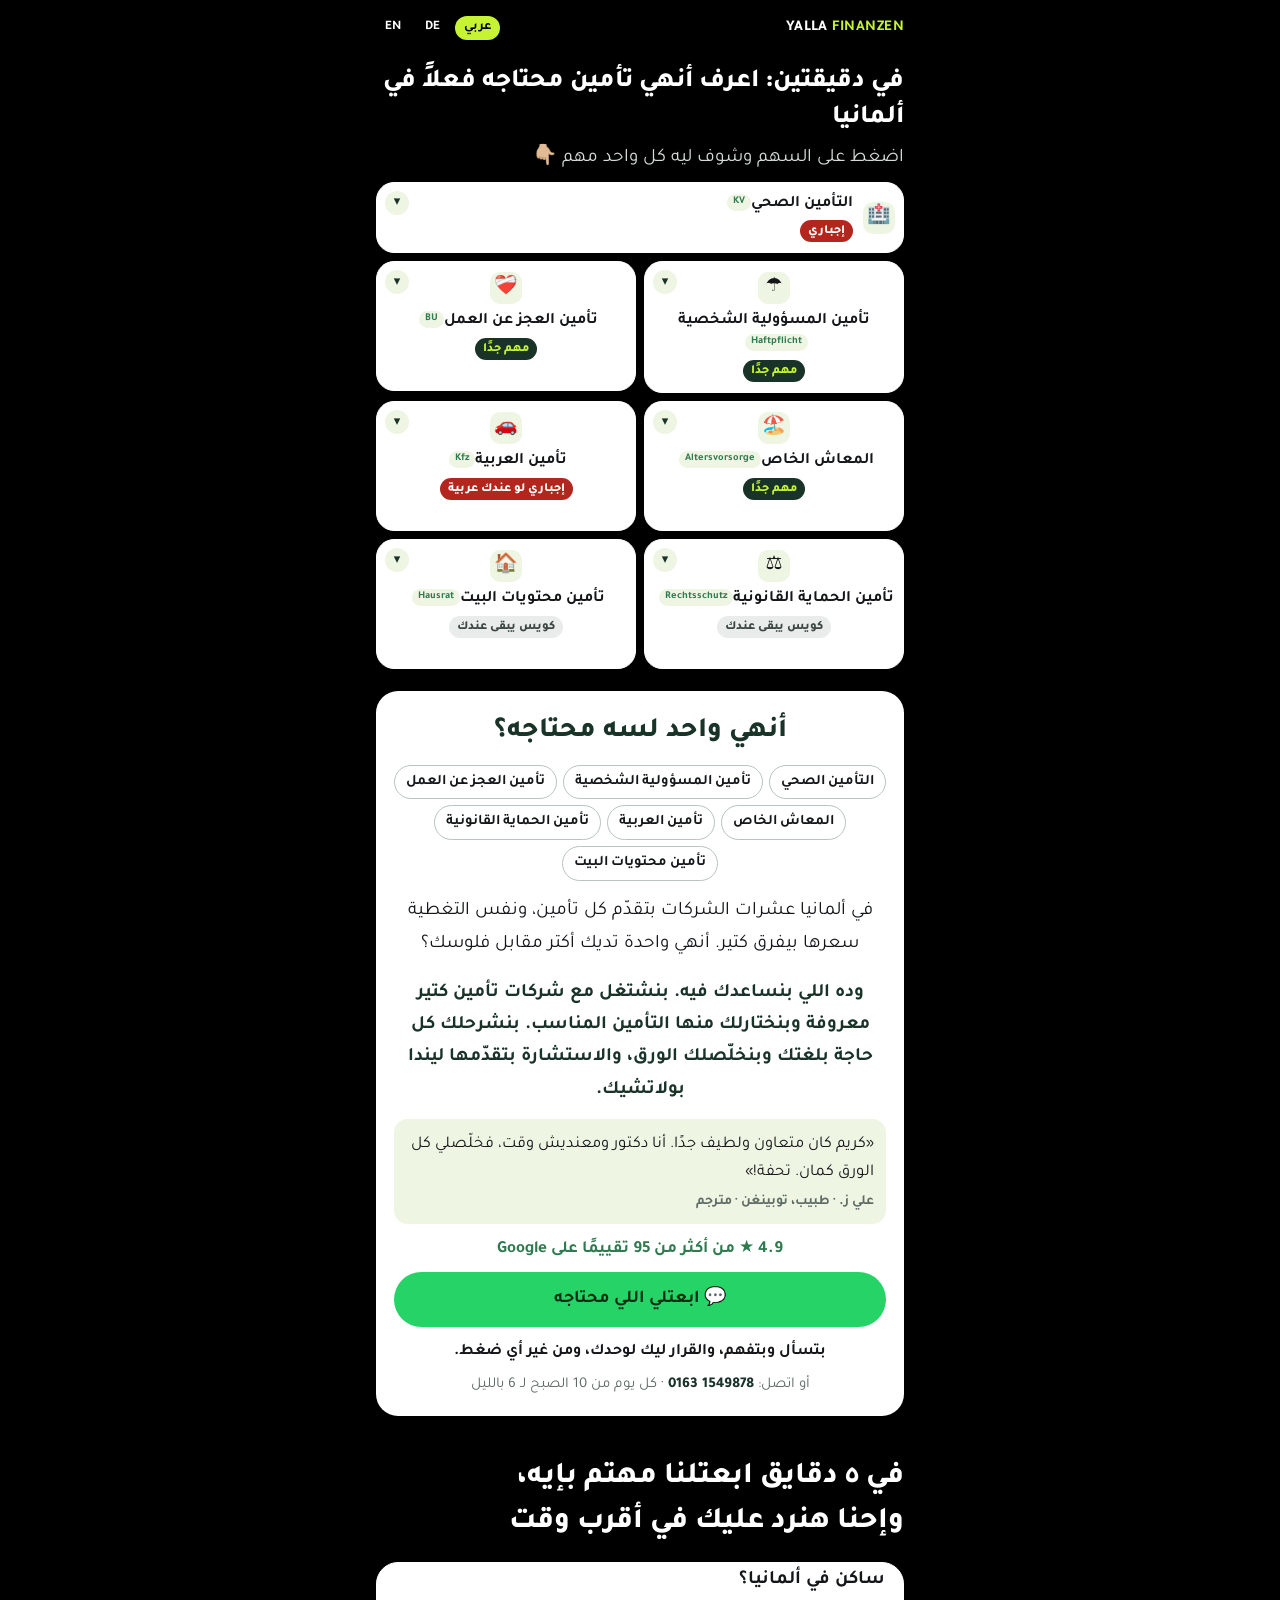
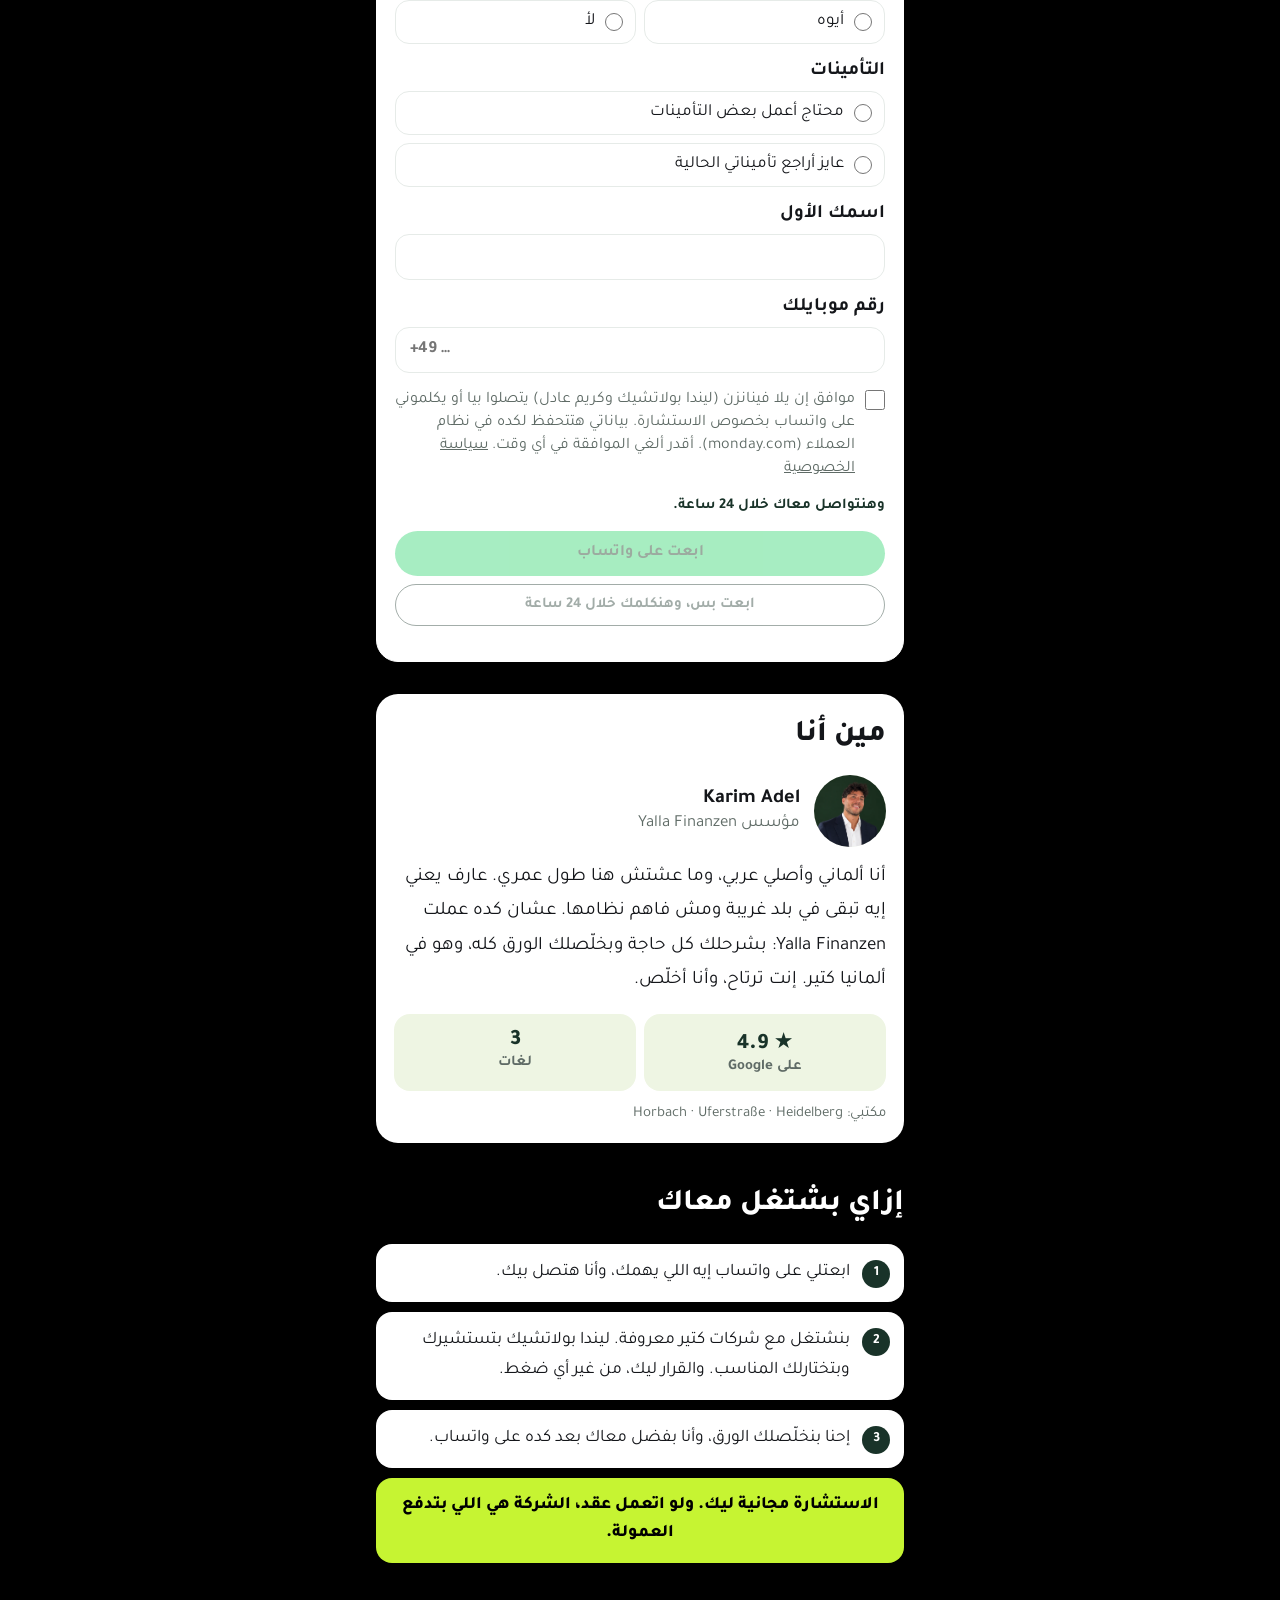
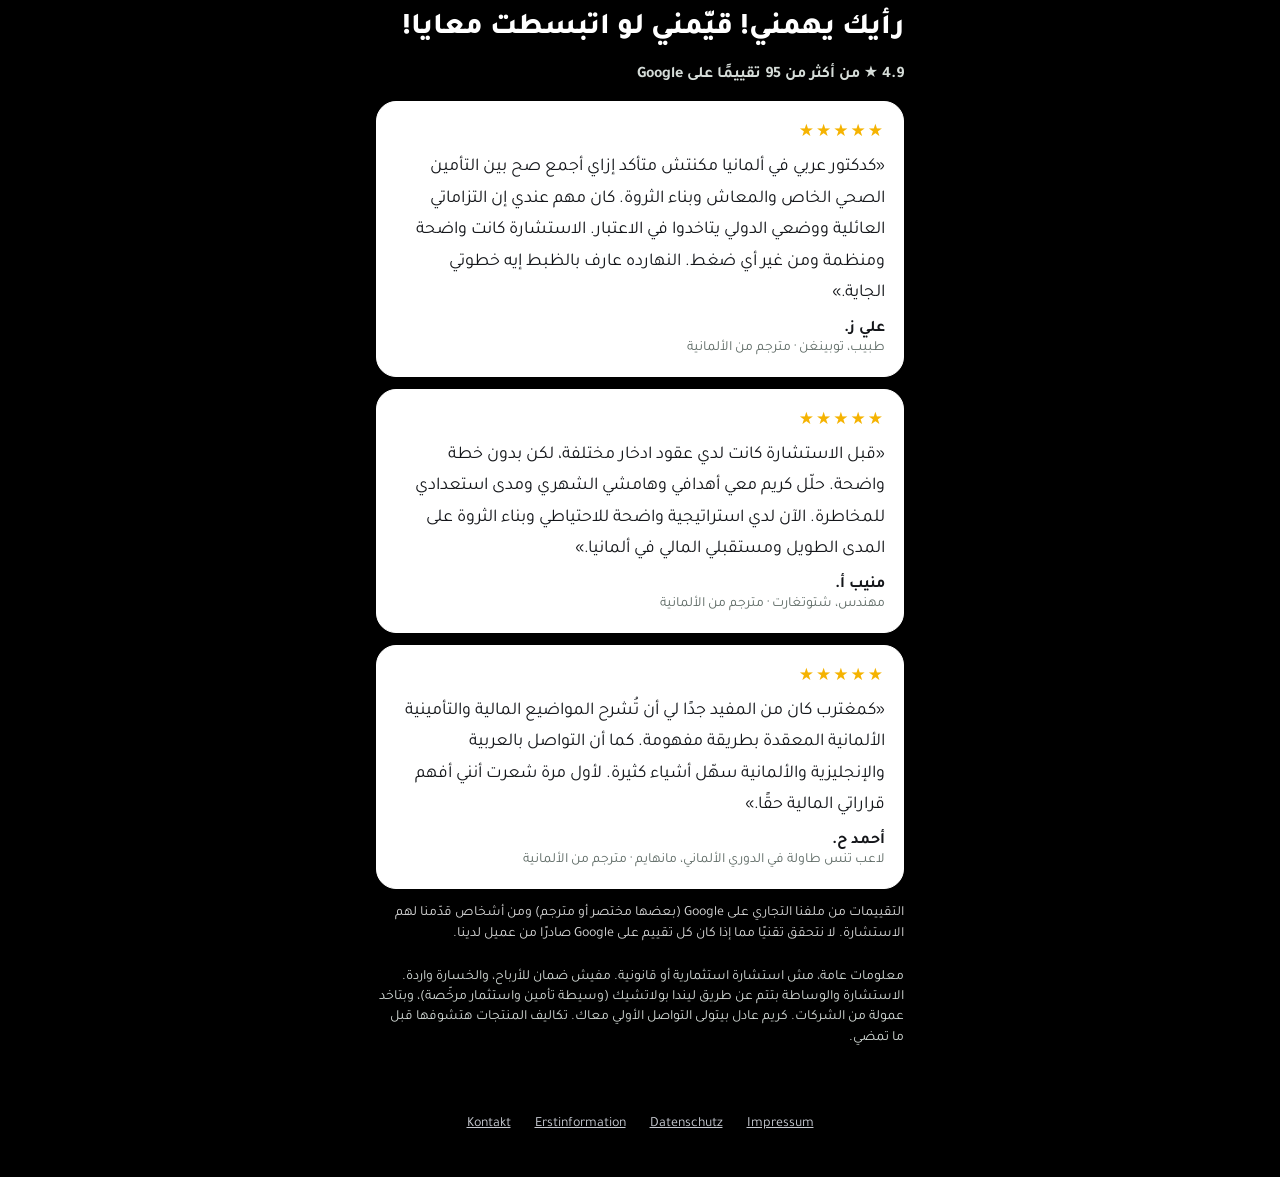
<file: check.html>
<!doctype html><html lang="ar" dir="rtl"><head><meta charset="utf-8">
<meta name="viewport" content="width=device-width,initial-scale=1,viewport-fit=cover"><meta name="robots" content="noindex">
<title>أهم 7 تأمينات في ألمانيا</title><link rel="icon" href="favicon.svg"></head><body>
<form name="investieren" data-netlify="true" netlify-honeypot="bot-field" hidden>
<input name="bot-field"><input name="name"><input name="sprache"><input name="in_deutschland"><input name="investieren"><input name="versicherungen"><input name="telefon"><input name="einwilligung"><input name="einwilligung_zeit"><input name="datenschutz_stand"><input name="kanal">
</form>


<style>
@font-face{font-family:Tajawal;font-style:normal;font-display:swap;font-weight:400;src:url(fonts/tajawal-arabic-400-normal.woff2) format('woff2');unicode-range:U+0600-06FF,U+0750-077F,U+0870-088E,U+0890-0891,U+0897-08E1,U+08E3-08FF,U+200C-200E,U+2010-2011,U+204F,U+2E41,U+FB50-FDFF,U+FE70-FE74,U+FE76-FEFC}
@font-face{font-family:Tajawal;font-style:normal;font-display:swap;font-weight:500;src:url(fonts/tajawal-arabic-500-normal.woff2) format('woff2');unicode-range:U+0600-06FF,U+0750-077F,U+0870-088E,U+0890-0891,U+0897-08E1,U+08E3-08FF,U+200C-200E,U+2010-2011,U+204F,U+2E41,U+FB50-FDFF,U+FE70-FE74,U+FE76-FEFC}
@font-face{font-family:Tajawal;font-style:normal;font-display:swap;font-weight:700;src:url(fonts/tajawal-arabic-700-normal.woff2) format('woff2');unicode-range:U+0600-06FF,U+0750-077F,U+0870-088E,U+0890-0891,U+0897-08E1,U+08E3-08FF,U+200C-200E,U+2010-2011,U+204F,U+2E41,U+FB50-FDFF,U+FE70-FE74,U+FE76-FEFC}
@font-face{font-family:Tajawal;font-style:normal;font-display:swap;font-weight:800;src:url(fonts/tajawal-arabic-800-normal.woff2) format('woff2');unicode-range:U+0600-06FF,U+0750-077F,U+0870-088E,U+0890-0891,U+0897-08E1,U+08E3-08FF,U+200C-200E,U+2010-2011,U+204F,U+2E41,U+FB50-FDFF,U+FE70-FE74,U+FE76-FEFC}
@font-face{font-family:Tajawal;font-style:normal;font-display:swap;font-weight:400;src:url(fonts/tajawal-latin-400-normal.woff2) format('woff2');unicode-range:U+0000-00FF,U+0131,U+0152-0153,U+02BB-02BC,U+02C6,U+02DA,U+02DC,U+0304,U+0308,U+0329,U+2000-206F,U+20AC,U+2122,U+2191,U+2193,U+2212,U+2215,U+FEFF,U+FFFD}
@font-face{font-family:Tajawal;font-style:normal;font-display:swap;font-weight:500;src:url(fonts/tajawal-latin-500-normal.woff2) format('woff2');unicode-range:U+0000-00FF,U+0131,U+0152-0153,U+02BB-02BC,U+02C6,U+02DA,U+02DC,U+0304,U+0308,U+0329,U+2000-206F,U+20AC,U+2122,U+2191,U+2193,U+2212,U+2215,U+FEFF,U+FFFD}
@font-face{font-family:Tajawal;font-style:normal;font-display:swap;font-weight:700;src:url(fonts/tajawal-latin-700-normal.woff2) format('woff2');unicode-range:U+0000-00FF,U+0131,U+0152-0153,U+02BB-02BC,U+02C6,U+02DA,U+02DC,U+0304,U+0308,U+0329,U+2000-206F,U+20AC,U+2122,U+2191,U+2193,U+2212,U+2215,U+FEFF,U+FFFD}
@font-face{font-family:Tajawal;font-style:normal;font-display:swap;font-weight:800;src:url(fonts/tajawal-latin-800-normal.woff2) format('woff2');unicode-range:U+0000-00FF,U+0131,U+0152-0153,U+02BB-02BC,U+02C6,U+02DA,U+02DC,U+0304,U+0308,U+0329,U+2000-206F,U+20AC,U+2122,U+2191,U+2193,U+2212,U+2215,U+FEFF,U+FFFD}
.rvn{font-size:14px;line-height:1.5;opacity:.85;margin-top:14px}
.b.b2{background:transparent;color:var(--v);border:1.5px solid var(--v);font-size:15px;padding:11px}
#fn{font:inherit;font-size:17px;padding:12px 14px;border:1.5px solid var(--line);border-radius:14px}
#fn:focus{outline:2px solid var(--g);border-color:var(--g)}
/* Formular im dunklen Design (Variante c) mit dunkler Schrift auf weißer Karte */
body.c .fp{color:var(--t)}
.legal-links{display:flex;justify-content:center;flex-wrap:wrap;gap:0 12px;padding:16px 16px 32px;font-size:14px}
.legal-links a{color:#555a66;padding:12px 6px}
body.c .legal-links a{color:#c9ccd3}
.ok a{color:inherit}
/* Layout: one narrow white column, video first, then a tappable 4-step list; step 1 holds the WhatsApp/Instagram questionnaire. Single light look by choice (Karim: nur weißer Hintergrund). */
@font-face{font-family:A;font-weight:400;src:url(fonts/ibm-plex-sans-arabic-arabic-400-normal.woff2)}
@font-face{font-family:A;font-weight:600;src:url(fonts/ibm-plex-sans-arabic-arabic-600-normal.woff2)}
@font-face{font-family:A;font-weight:700;src:url(fonts/ibm-plex-sans-arabic-arabic-700-normal.woff2)}
:root{--v:#193329;--l:#c6f432;--g:#2f7a4f;--t:#14161a;--m:#5f6b66;--line:#e6ebe8;--tint:#eef5e3;--bg:#ffffff;--wa:#25d366;color-scheme:light}
*{box-sizing:border-box;margin:0;padding:0}
[hidden]{display:none!important}
.ins{display:flex;flex-direction:column;gap:14px;margin-bottom:40px}
.box{border:1.5px solid var(--line);border-radius:22px;padding:0 18px;background:var(--bg);box-shadow:0 8px 24px rgba(25,51,41,.07)}
.box>summary{padding:18px 0}
.box .nm{flex:1;min-width:0}
.box .nm b{display:block;font-size:20px;line-height:1.3;hyphens:auto;-webkit-hyphens:auto;overflow-wrap:anywhere}
.box .nm i{font-style:normal;font-size:13px;font-weight:700;color:var(--g);background:var(--tint);padding:2px 8px;border-radius:99px;margin-inline-start:6px;vertical-align:middle}
.box .nm span{display:block;font-size:15px;color:var(--m);margin-top:3px;line-height:1.4}
.ar .box .nm b{font-size:22px;line-height:1.45}.ar .box .nm span{font-size:17px;line-height:1.55}
.box .body{padding:0 0 20px;display:flex;flex-direction:column;gap:14px}
.box .qq{font-weight:800;font-size:18px;color:var(--v)}.ar .box .qq{font-size:20px}
.big{background:var(--v);color:var(--l);font-weight:800;font-size:20px;line-height:1.35;border-radius:16px;padding:16px}
.ar .big{font-size:22px;line-height:1.55}
.box .body p{font-size:17px;line-height:1.6;color:var(--t)}.ar .box .body p{font-size:19px;line-height:1.8}
.fix{display:flex;gap:10px;background:var(--tint);border-radius:16px;padding:16px;font-weight:700;font-size:17px;line-height:1.55;color:var(--v)}
.ar .fix{font-size:19px;line-height:1.75}
.fix .ck{flex:none;width:26px;height:26px;border-radius:50%;background:var(--g);color:var(--bg);display:flex;align-items:center;justify-content:center;font-size:15px}
h1.top{font-size:34px;line-height:1.15;margin:8px 0 10px;hyphens:auto;-webkit-hyphens:auto;overflow-wrap:break-word}.ar h1.top{font-size:38px;line-height:1.5}
h2.sec{font-size:28px;font-weight:800;line-height:1.3;margin:0 0 16px;color:var(--t);text-wrap:balance}.ar h2.sec{font-size:30px;line-height:1.5}
.lead2{font-size:17px;color:var(--m);margin:0 0 20px}.ar .lead2{font-size:19px}
.rev{margin:44px 0 8px}.rev .sub{color:var(--m);font-size:16px;margin:-6px 0 16px;font-weight:600}.rc{border:1.5px solid var(--line);border-radius:20px;padding:18px;margin-bottom:12px;background:#fff}.rc .st{color:#f5b301;font-size:17px;letter-spacing:2px}.rc p{font-size:17px;line-height:1.6;margin:8px 0 10px}.ar .rc p{font-size:18px;line-height:1.75}.rc.rtop{margin:0 0 26px}details.etf+details.etf{margin-top:8px}.rc b{display:block;font-size:16px}.rc span{color:var(--m);font-size:14px}
.crd{border:1.5px solid var(--line);border-radius:22px;background:#fff;box-shadow:0 10px 30px rgba(25,51,41,.08);margin-bottom:16px;padding:0 12px}.crd>summary{padding:22px 0;gap:12px}.crd>summary h2{flex:1;min-width:0;font-size:22px;font-weight:800;line-height:1.35;text-wrap:balance}.ar .crd>summary h2{font-size:24px;line-height:1.5}.crd[open]>summary{border-bottom:1.5px solid var(--line);margin-bottom:18px}.bigb{padding-bottom:14px}.bigb .panel{box-shadow:none;border:0;padding:0}.bigb .ins,.bigb .inv,.bigb .planwrap{margin-bottom:0}.bigb .b.go.top-go{margin:18px 0 0}#fw{margin-top:44px}
.em{flex:none;width:52px;height:52px;border-radius:16px;background:var(--tint);display:flex;align-items:center;justify-content:center;font-size:28px;line-height:1}.em i{font-style:normal;display:block;animation:emf 2.6s ease-in-out infinite}.crd[open]>summary .em i{animation:emp .8s cubic-bezier(.3,1.6,.5,1) 1}.c-start[open]>summary .em i{animation:emr .9s ease-out 1}details[open]>summary .ico svg,details[open]>summary .ico img{animation:emp .6s cubic-bezier(.3,1.6,.5,1) 1}
@keyframes emf{0%,100%{transform:translateY(0)}50%{transform:translateY(-4px)}}@keyframes emp{0%{transform:scale(1) rotate(0)}35%{transform:scale(1.45) rotate(-14deg)}65%{transform:scale(.92) rotate(10deg)}100%{transform:scale(1) rotate(0)}}@keyframes emr{0%{transform:translate(0,0)}45%{transform:translate(10px,-22px) scale(1.3);opacity:1}46%{transform:translate(-10px,22px) scale(.7);opacity:0}100%{transform:translate(0,0);opacity:1}}
.ico i.e{font-style:normal;font-size:27px;line-height:1;display:block;animation-duration:2.8s;animation-timing-function:ease-in-out;animation-iteration-count:infinite}details[open]>summary .ico i.e{animation-duration:.9s}
.e.sway{animation-name:ksway;transform-origin:50% 90%}.e.beat{animation-name:kbeat}.e.drive{animation-name:kdrive}.e.tilt{animation-name:ktilt;transform-origin:50% 20%}.e.hop{animation-name:khop}.e.talk{animation-name:ktalk;transform-origin:20% 90%}.e.pop{animation-name:kpop}.e.coin{animation-name:kcoin}.e.shake{animation-name:kshake}
@keyframes ksway{0%,100%{transform:rotate(-12deg)}50%{transform:rotate(12deg)}}@keyframes kbeat{0%,100%{transform:scale(1)}15%{transform:scale(1.25)}30%{transform:scale(1)}45%{transform:scale(1.18)}60%{transform:scale(1)}}@keyframes kdrive{0%,100%{transform:translateX(-6px)}50%{transform:translateX(6px) translateY(-1px)}}@keyframes ktilt{0%,100%{transform:rotate(-10deg)}50%{transform:rotate(10deg)}}@keyframes khop{0%,60%,100%{transform:translateY(0) scale(1)}30%{transform:translateY(-6px) scale(1.06)}45%{transform:translateY(0) scale(1.08,.92)}}@keyframes ktalk{0%,100%{transform:scale(1) rotate(0)}50%{transform:scale(1.15) rotate(-8deg)}}@keyframes kpop{0%,70%,100%{transform:scale(1)}35%{transform:scale(1.3) rotate(8deg)}}@keyframes kcoin{0%,100%{transform:rotateY(0)}50%{transform:rotateY(180deg)}}@keyframes kshake{0%,100%{transform:rotate(0) translateY(0)}25%{transform:rotate(-10deg) translateY(-2px)}75%{transform:rotate(10deg) translateY(2px)}}
.ico,.em{position:relative}.ico i.e.drive{animation-name:kdrive2;animation-duration:.35s}
.wind{position:absolute;right:4px;top:50%;width:13px;height:14px;margin-top:-4px;background:linear-gradient(var(--g),var(--g)) 0 0/13px 2px no-repeat,linear-gradient(var(--g),var(--g)) 4px 6px/9px 2px no-repeat,linear-gradient(var(--g),var(--g)) 1px 12px/11px 2px no-repeat;animation:kwind .55s linear infinite}
@keyframes kdrive2{0%,100%{transform:translate(-6px,0)}50%{transform:translate(-6px,-1.5px)}}@keyframes kwind{0%{transform:translateX(-7px);opacity:0}35%{opacity:.9}100%{transform:translateX(6px);opacity:0}}
.zap{position:absolute;top:-10px;inset-inline-start:-8px;font-size:22px;line-height:1;font-style:normal;animation:kzap 1.5s linear infinite;transform-origin:50% 0}
@keyframes kzap{0%,100%{opacity:0;transform:scale(.4) rotate(-15deg) translateY(-6px)}8%{opacity:1;transform:scale(1.35) rotate(8deg) translateY(2px)}16%{opacity:.25;transform:scale(1.1) rotate(-6deg)}24%{opacity:1;transform:scale(1.25) rotate(6deg) translateY(3px)}55%{opacity:1;transform:scale(1) rotate(0)}75%{opacity:0;transform:scale(.8) translateY(4px)}}
.callw{display:block;text-align:center;margin-top:12px;color:var(--g);font-weight:700;font-size:16px;text-decoration:underline}.ar .callw{font-size:18px}
.callb{display:block;text-align:center;text-decoration:none;line-height:1.4}.inv .callb{margin:16px 0 0}
.ckh{display:flex;align-items:center;gap:14px;padding:18px 0 12px}.ckb{display:flex;gap:8px;flex-wrap:wrap;padding-bottom:12px}.ckb button{flex:1 1 0;min-width:96px;line-height:1.35;font:inherit;font-weight:700;font-size:16px;padding:13px 8px;border-radius:14px;border:1.5px solid var(--line);background:var(--bg);color:var(--t);cursor:pointer}.ar .ckb button{font-size:18px}.ckb button.on{background:var(--g);border-color:var(--g);color:#fff}.ckb button.on.no{background:#b3261e;border-color:#b3261e}.box.chk{padding-bottom:14px}.box.chk .etf .big{margin:0 0 10px}.box.chk .etf p{margin:0}
.res{margin:6px 0 36px}.rl{text-align:center;color:var(--m);font-weight:600;font-size:16px}.ar .rl{font-size:18px}.rbox{background:var(--v);color:#fff;border-radius:22px;padding:22px 18px;text-align:center}.rn{font-size:28px;font-weight:800;color:var(--l);line-height:1.4}.rm{display:flex;flex-wrap:wrap;gap:8px;justify-content:center;margin:12px 0 4px}.rm span{background:rgba(255,255,255,.12);border-radius:99px;padding:7px 14px;font-weight:700;font-size:15px}.ar .rm span{font-size:17px}.rq{font-size:17px;line-height:1.6;margin:14px 0 16px;opacity:.95}.ar .rq{font-size:19px;line-height:1.75}.rp{font-weight:700;color:var(--l);font-size:15px;margin:0 0 12px}.ar .rp{font-size:17px}.rbox .b.wa{display:block;text-decoration:none;font-size:18px;padding:15px;line-height:1.4}
.sv{margin-bottom:36px}.svl{display:flex;gap:12px;align-items:center;font-weight:700;font-size:18px;padding:12px 0;border-bottom:1.5px solid var(--line)}.ar .svl{font-size:20px}.svl:last-child{border:0}.ck2{flex:none;width:28px;height:28px;border-radius:50%;background:var(--l);color:var(--v);display:flex;align-items:center;justify-content:center;font-size:15px}
.d .inv,.c .res{margin-bottom:40px}.inv>.b.go{margin-top:18px}
details.etf.fear>summary{color:#b3261e;font-size:17px;line-height:1.45;gap:10px;align-items:flex-start}.ar details.etf.fear>summary{font-size:19px;line-height:1.6}.fear p+p{margin-top:10px!important}.fear .pl{flex:none}
.ab,.fq{margin-bottom:40px}.abh{display:flex;align-items:center;gap:14px}.abf{flex:none;width:72px;height:72px;border-radius:50%;overflow:hidden;background:var(--tint)}.abf img{width:100%;height:100%;object-fit:cover;object-position:50% 15%}.abh b{display:block;font-size:20px}.abh span{display:block;color:var(--m);font-size:15px;line-height:1.5}.ar .abh span{font-size:17px}.abp{font-size:17px;line-height:1.65;margin:14px 0 16px}.ar .abp{font-size:19px;line-height:1.8}.abs{display:grid;grid-template-columns:repeat(3,1fr);gap:8px}.abs div{background:var(--tint);border-radius:16px;padding:14px 6px;text-align:center}.abs b{display:block;font-size:22px;font-weight:800;color:var(--v)}.abs span{font-size:13px;color:var(--m);font-weight:600}.ar .abs span{font-size:15px}
.fq details.etf+details.etf{margin-top:8px}
.hot{background:var(--v);color:#fff;border-radius:24px;padding:26px 18px;text-align:center;margin:28px 0 8px}.hl{font-weight:700;font-size:17px;color:var(--l)}.ar .hl{font-size:19px}.hn{display:block;color:#fff;text-decoration:none;font-size:40px;font-weight:800;letter-spacing:.5px;margin:6px 0 2px;user-select:all;-webkit-user-select:all}.hh{opacity:.85;font-size:15px;margin-bottom:16px}.ar .hh{font-size:17px}.hot .b.wa{display:block;text-decoration:none;font-size:18px;padding:15px;line-height:1.4}.ho{margin-top:18px;padding-top:16px;border-top:1px solid rgba(255,255,255,.18);font-size:15px}.ho b{display:block;color:var(--l);margin-bottom:2px}.ho span{opacity:.9}
.c .ins{gap:8px}.c .box.chk{padding:0 12px;border-radius:16px;box-shadow:none}.c .ckh{padding:9px 0;gap:10px;cursor:pointer}.c .chk .ico{width:38px;height:38px;border-radius:11px}.c .chk .ico i.e{font-size:21px}.c .chk .nm b{font-size:15.5px;line-height:1.35}.ar.c .chk .nm b{font-size:16.5px;line-height:1.45}.c .chk .nm i{font-size:10.5px;padding:1px 6px;margin-inline-start:4px}.c .ckb{flex:none;flex-wrap:nowrap;gap:5px;padding:0}.c .ckb button{flex:none;min-width:40px;height:38px;padding:0 9px;font-size:15px;border-radius:11px}.ar.c .ckb button{font-size:15px}.c .ckb button.t{font-size:12.5px;font-weight:800}.c .chk .more2{display:none;padding:2px 0 12px}.c .chk.open .more2{display:block}.c .chk .fqq{color:#b3261e;font-weight:700;font-size:16px;line-height:1.5;margin-bottom:10px}.ar.c .chk .fqq{font-size:18px;line-height:1.6}.c .chk .big{font-size:17px;padding:12px;border-radius:12px;margin-bottom:10px}.ar.c .chk .big{font-size:18px}.c .chk .more2 p{font-size:15.5px;line-height:1.6;color:var(--t)}.ar.c .chk .more2 p{font-size:17px;line-height:1.75}.c .chk .more2 p+p{margin-top:8px}.c .chk .cv{flex:none;transition:transform .2s;color:var(--m);font-size:12px}.c .chk.open .cv{transform:rotate(180deg)}.c .lead2{margin-bottom:12px}.c .wind{display:none}
.planwrap{margin-bottom:44px}
.b.go{background:var(--g);color:var(--bg);font-size:18px;padding:15px;width:100%;margin-top:4px}.b.go.top-go{margin:6px 0 44px}.b.go.after-go{margin-top:18px}details.nox summary{cursor:default}.ar .b.go{font-size:20px}
.inv .b.go{margin-top:16px}details.pr summary{padding:2px 0;color:var(--t)}details.pr summary h3{flex:1}details.pr p{margin-top:8px}
.formwrap{margin:8px 0 32px;scroll-margin-top:16px}.fp{padding:20px 18px}
.ar legend{font-size:19px}.ar .opt{font-size:17px}.ar label.f{font-size:19px}.ar .ok{font-size:16px}

.inv{margin-bottom:32px}
.inv>ol{list-style:none;display:flex;flex-direction:column;gap:0;border:1.5px solid var(--line);border-radius:22px;padding:8px 18px;box-shadow:0 10px 30px rgba(25,51,41,.08)}
.inv>ol>li{display:flex;gap:14px;padding:26px 0;border-bottom:1.5px solid var(--line)}.inv>ol>li:last-child{border:0}
.in{flex:none;width:32px;height:32px;border-radius:50%;background:var(--l);color:var(--v);font-weight:700;display:flex;align-items:center;justify-content:center}
.ib{flex:1;min-width:0}.ib h3{font-size:18px;font-weight:700;line-height:1.3}.ar .ib h3{font-weight:700;line-height:1.5;font-size:22px}
.ib p{font-size:17px;color:var(--m);margin-top:6px;line-height:1.55}
.ar .ib p{font-size:19px;line-height:1.7}
.ib ul{list-style:none;display:flex;flex-direction:column;gap:6px;margin-top:8px}
.ib ul li{background:var(--tint);border-radius:12px;padding:12px 14px;font-weight:700;font-size:17px;color:var(--v)}
.ar .ib ul li{font-size:19px;line-height:1.6}
details.etf{margin-top:10px;border:1.5px solid var(--line);border-radius:14px;padding:0 12px}
details.etf summary{display:flex;justify-content:space-between;align-items:center;padding:14px 0;font-weight:700;color:var(--g);font-size:18px;cursor:pointer;list-style:none}
details.etf summary::-webkit-details-marker{display:none}
.pl{width:24px;height:24px;border-radius:50%;background:var(--tint);display:flex;align-items:center;justify-content:center;transition:transform .2s}
details.etf[open]>summary .pl{transform:rotate(45deg)}
details.etf p{padding-bottom:14px;margin-top:0;font-size:17px;line-height:1.6}
.ar details.etf p{font-size:19px;line-height:1.75}
.ar details.etf summary{font-size:20px}

.gh{font-size:22px;font-weight:800;margin:4px 0 12px;color:var(--v)}.ar .gh{font-weight:700}
.tiles{display:grid;grid-template-columns:1fr 1fr;gap:10px;margin-bottom:28px}
.tile{display:flex;align-items:center;gap:10px;background:var(--tint);border:1.5px solid #dcebc6;border-radius:16px;padding:12px;min-width:0}
.tile span{font-weight:700;font-size:15px;line-height:1.3;min-width:0;hyphens:auto;-webkit-hyphens:auto;overflow-wrap:anywhere}.ar .tile span{font-weight:700;font-size:17px}
.ti{flex:none;width:36px;height:36px;border-radius:10px;background:var(--bg);display:flex;align-items:center;justify-content:center}.ti svg{width:20px;height:20px}
body{background:var(--bg);color:var(--t);font-family:Inter,-apple-system,system-ui,"Segoe UI",Roboto,A,sans-serif}
.ar{font-family:Tajawal,A,-apple-system,system-ui,sans-serif}
.wrap{max-width:560px;margin:0 auto;padding-block:0 40px;padding-left:max(16px,env(safe-area-inset-left,0px));padding-right:max(16px,env(safe-area-inset-right,0px))}
header{display:flex;justify-content:space-between;align-items:center;padding:16px 0}
.brand{font-weight:800;letter-spacing:.03em;font-size:15px}.brand b{color:var(--g)}
.lg{display:flex;gap:6px}.lg a{font-size:13px;font-weight:600;color:var(--m);text-decoration:none;padding:4px 9px;border-radius:99px}.lg a.on{background:var(--v);color:var(--bg)}
.vid{position:relative;border-radius:24px;overflow:hidden;background:var(--v);aspect-ratio:9/16;max-width:100%;max-height:78vh;margin:8px auto 24px;box-shadow:0 14px 40px rgba(25,51,41,.18)}
.vid video{width:100%;height:100%;object-fit:cover;display:block}
/* Video-Kasten erst zeigen, wenn ein Video wirklich lädt – sonst springt die Seite (CLS) */
.vid:not(.ready){display:none}
.snd{position:absolute;bottom:14px;inset-inline-start:14px;background:var(--l);color:var(--v);border:0;font:inherit;font-weight:700;font-size:15px;padding:10px 16px;border-radius:99px;cursor:pointer}
h1{font-size:46px;line-height:1.02;font-weight:800;letter-spacing:-.03em;text-wrap:balance}
.ar h1{font-weight:800;letter-spacing:0;line-height:1.35;font-size:52px}
h1 em{font-style:normal;color:var(--g);display:block}
.lead{font-size:17px;color:var(--m);margin:12px 0 18px}
.panel{background:var(--bg);border:1.5px solid var(--line);border-radius:22px;padding:6px 18px;box-shadow:0 10px 30px rgba(25,51,41,.08)}
.panel details{border-bottom:1.5px solid var(--line)}.panel details:last-child{border:0}
summary{list-style:none;display:flex;align-items:center;gap:14px;padding:20px 0;cursor:pointer}
summary::-webkit-details-marker{display:none}
summary:focus-visible{outline:2px solid var(--g);outline-offset:2px;border-radius:12px}
.n{flex:none;width:32px;height:32px;border-radius:50%;background:var(--v);color:var(--bg);font-weight:700;display:flex;align-items:center;justify-content:center}
details.first .n{background:var(--l);color:var(--v)}
.ico{flex:none;width:50px;height:50px;border-radius:14px;background:var(--tint);display:flex;align-items:center;justify-content:center;overflow:hidden}
.ico svg{width:26px;height:26px}.ico img{width:100%;height:100%;object-fit:cover;object-position:50% 15%}
summary h3{flex:1;min-width:0;font-size:19px;font-weight:700;line-height:1.25}.ar summary h3{font-weight:700;line-height:1.5;font-size:22px}
.chev{flex:none;width:28px;height:28px;border-radius:50%;background:var(--tint);color:var(--v);display:flex;align-items:center;justify-content:center;font-weight:700;transition:transform .2s}
details[open]>summary .chev{transform:rotate(180deg)}
.more{padding:0 0 16px;font-size:16px;line-height:1.55;color:var(--m)}
.ar .more{font-size:19px;line-height:1.7}
.hint{font-size:13px;color:var(--m);text-align:center;margin-top:10px}
/* form */
form{display:flex;flex-direction:column;gap:16px;color:var(--t)}
fieldset{border:0;display:flex;flex-direction:column;gap:8px}
legend{font-weight:700;font-size:16px;margin-bottom:8px}
.opt{display:flex;align-items:center;gap:10px;border:1.5px solid var(--line);border-radius:14px;padding:11px 12px;font-size:15px;cursor:pointer}
.opt:has(input:checked){border-color:var(--g);background:var(--tint)}
.opt input{accent-color:var(--g);width:18px;height:18px;flex:none}
.row2{display:grid;grid-template-columns:1fr 1fr;gap:8px}
label.f{font-weight:700;font-size:16px;display:flex;flex-direction:column;gap:8px}
input[type=tel]{font:inherit;font-size:17px;padding:12px 14px;border:1.5px solid var(--line);border-radius:14px;direction:ltr;text-align:start}
input[type=tel]:focus{outline:2px solid var(--g);border-color:var(--g)}
.ok{display:flex;gap:10px;align-items:flex-start;font-size:14px;line-height:1.45;color:var(--m);cursor:pointer}
.ok input{accent-color:var(--g);width:20px;height:20px;flex:none;margin-top:1px}
.note{font-weight:600;color:var(--v);font-size:15px}
.btns{display:flex;flex-direction:column;gap:8px}
.b:not(body){display:block;text-align:center;font:inherit;font-weight:700;font-size:16px;padding:13px;border-radius:99px;border:0;cursor:pointer;text-decoration:none}
.b.wa{background:var(--wa);color:#0b2e13}.b.ig{background:var(--v);color:var(--bg)}

.hp{position:absolute;width:1px;height:1px;overflow:hidden;clip-path:inset(50%);opacity:0;pointer-events:none}
.done{font-size:17px;font-weight:600;color:var(--v);background:var(--tint);border-radius:14px;padding:16px;line-height:1.5}
.b[aria-disabled=true]{opacity:.4}
.msg{font-size:13px;color:var(--g);min-height:1em;text-align:center}
.wafb{display:flex;flex-direction:column;gap:10px;font-size:16px;font-weight:700;color:var(--v)}.ar .wafb{font-size:18px}
.call{margin-top:22px;text-align:center;font-size:15px;color:var(--m)}
.call b{display:block;font-size:22px;color:var(--v);margin-top:2px;direction:ltr;user-select:all}
.legal{font-size:14px;color:var(--m);margin-top:22px;line-height:1.45}
@media (prefers-reduced-motion:reduce){.chev{transition:none}}

.tk{list-style:none;padding:0;margin:12px 0 0;display:flex;flex-direction:column;gap:14px}
.tk label{display:flex;gap:12px;align-items:flex-start;cursor:pointer}
.tk input{position:absolute;opacity:0;width:0;height:0}
.tk .bx{flex:none;width:28px;height:28px;border:2px solid var(--g);border-radius:8px;margin-top:3px;display:grid;place-items:center;font-weight:800;color:var(--v);line-height:1}
.tk input:checked+.bx{background:var(--l);border-color:var(--v)}
.tk input:checked+.bx::after{content:"\2713"}
.tk input:focus-visible+.bx{outline:3px solid var(--g);outline-offset:2px}
.tk .tx{font-size:17px;line-height:1.55;color:var(--t);min-width:0;overflow-wrap:anywhere}.ar .tk .tx{font-size:19px;line-height:1.7}
.tk .tx b{display:block;color:var(--v)}
.mis{background:#fdf1f0;border-radius:14px;padding:14px;margin-top:18px}.mis b{color:#b3261e;display:block;margin-bottom:6px;font-size:18px}.mis p{font-size:17px;line-height:1.6;margin:0}.ar .mis p{font-size:19px;line-height:1.7}.ar .mis b{font-size:20px}
.dv .ib{min-width:0;flex:1}
.diy{text-align:center;margin:0 0 40px}.diy p{font-size:19px;margin:6px 0 16px;color:var(--t)}.ar .diy p{font-size:21px}

.c .ins{display:grid;grid-template-columns:1fr 1fr;gap:10px;grid-auto-flow:dense;margin-bottom:28px}
.c .box.chk{padding:12px 10px;min-width:0;border-radius:18px}
.c .box.chk:first-child,.c .box.chk.open{grid-column:1/-1}
.c .ckh{flex-direction:column;align-items:center;text-align:center;gap:8px;padding:0}
.c .box.chk:not(.open) .ckh{height:100%}
.c .chk .ico{width:46px;height:46px;border-radius:14px}
.c .chk .ico i.e{font-size:26px}
.c .chk .nm{flex:none;min-width:0}
.c .chk .nm b{font-size:17px;line-height:1.3}
.ar.c .chk .nm b{font-size:18.5px;line-height:1.4}
.c .chk .nm i{display:inline-block;font-size:12px;padding:1px 7px}
.c .ckb{width:100%;gap:8px;margin-top:auto}
.c .ckb button,.ar.c .ckb button{flex:1 1 0;min-width:0;height:46px;font-size:19px;border-radius:13px}
.c .ckb button.t,.ar.c .ckb button.t{font-size:15px}
.c .chk .cv{font-size:14px;color:var(--g);font-weight:700;text-decoration:underline;transform:none}
.ar.c .chk .cv{font-size:15.5px}
.c .chk.open .cv{transform:none}
.c .box.chk:first-child .ckh{flex-direction:row;flex-wrap:wrap;text-align:start;gap:10px}
.c .box.chk:first-child .nm{flex:1}
.c .box.chk:first-child .ckb{width:auto;margin:0}
.c .box.chk:first-child .ckb button{flex:none;min-width:64px}
.c .box.chk:first-child .cv{flex-basis:100%;text-align:center}
.c .chk .more2{padding:12px 4px 4px}
.c .chk .fqq{font-size:18px}.ar.c .chk .fqq{font-size:20px}
.c .chk .more2 p{font-size:17px}.ar.c .chk .more2 p{font-size:18.5px}

.c .chk .cv{display:none}
.c .box.chk{padding:10px 8px}
.c .ckh{gap:6px}
.c .chk .ico{width:38px;height:38px;border-radius:12px}
.c .chk .ico i.e{font-size:22px}
.c .ckb button,.ar.c .ckb button{height:40px}
.c .ins{gap:8px;margin-bottom:10px}
.c h1.top{font-size:30px;line-height:1.25;margin-bottom:6px}
.ar.c h1.top{font-size:32px;line-height:1.35}
.c .lead2{margin-bottom:12px}
.c .tap{text-align:center;color:var(--m);font-size:15px;margin:0 0 24px}
.ar.c .tap{font-size:16.5px}

.c .rbox .rl{margin:0 0 6px;font-size:15px;color:#c9d6cf}
.c .rbox .rs{font-weight:700;color:var(--l);font-size:17px;line-height:1.55;margin:10px 0 12px}
.ar.c .rbox .rs{font-size:19px;line-height:1.7}

/* Insurance check (variant c): black page, white boxes (Karim 2026-11-15) */
html:has(body.c){background:#000}
body.c{background:#000;color:#fff}
body.c header,body.c header a{color:#fff}
body.c .lg a.on{background:var(--l);color:#000}
body.c .brand b{color:var(--l)}
body.c h1.top,body.c .sec{color:#fff}
body.c .lead2,body.c .tap,body.c .hint,body.c .legal,body.c .rev .sub{color:#d5dcd8}
body.c .box.chk,body.c .ab,body.c .panel,body.c .fq details.etf,body.c .rc,body.c .rbox,body.c .hot{background:#fff;color:var(--t);border-color:#fff;box-shadow:none}
body.c .ab{border-radius:22px;padding:20px 18px}
body.c .ab .sec{color:var(--t)}
body.c .ckb button{border-color:#b9c4be;border-width:2px}
body.c .rbox .rn{color:var(--v)}
body.c .rbox .rs{color:var(--v)}
body.c .rbox .rl{color:var(--m)}
body.c .rbox .rp{color:var(--g)}
body.c .rbox .rq{color:var(--t);opacity:1}
body.c .rbox .rm span{background:var(--tint);color:var(--v);border-color:var(--tint)}
body.c .hot .hn{color:var(--v)}
body.c .hot .hl,body.c .hot .hh{color:var(--t)}
body.c .hot .ho,body.c .hot .ho span{color:var(--m)}
body.c .hot .ho b{color:var(--g)}

/* tiles: smaller text, chevron, open only under the card (Karim 2026-11-15) */
.c .ins{align-items:start}
.c .box.chk{position:relative}
.c .box.chk.open{grid-column:auto}
.c .box.chk:first-child,.c .box.chk:first-child.open{grid-column:1/-1}
.c .box.chk:not(.open) .ckh,.c .box.chk .ckh{height:auto;min-height:128px}
.c .box.chk:first-child .ckh{min-height:0}
.c .chk .ico{width:32px;height:32px;border-radius:10px}
.c .chk .ico i.e{font-size:19px}
.c .chk .nm b{font-size:14.5px;line-height:1.3}
.ar.c .chk .nm b{font-size:16px;line-height:1.4}
.c .chk .nm i{font-size:10.5px;padding:1px 6px}
.c .ckb button,.ar.c .ckb button{height:36px;font-size:16px;border-radius:11px}
.c .ckb button.t,.ar.c .ckb button.t{font-size:13.5px}
.c .chk .cv,.c .box.chk:first-child .cv{display:grid;place-items:center;position:absolute;top:8px;inset-inline-end:8px;width:24px;height:24px;border-radius:50%;background:var(--tint);color:var(--v);font-size:13px;font-weight:800;text-decoration:none;flex-basis:auto;transition:transform .2s;cursor:pointer}
.ar.c .chk .cv{font-size:13px}
.c .chk.open .cv{transform:rotate(180deg)}
.c .box.chk:first-child .ckh{padding-inline-end:30px}
.c .chk .more2{padding:10px 2px 2px}
.c .chk .fqq,.ar.c .chk .fqq{font-size:14.5px;line-height:1.5;margin-bottom:8px}
.ar.c .chk .fqq{font-size:15.5px;line-height:1.6}
.c .chk .big,.ar.c .chk .big{font-size:14px;line-height:1.45;padding:9px;border-radius:10px;margin-bottom:8px}
.ar.c .chk .big{font-size:15px;line-height:1.55}
.c .chk .more2 p,.ar.c .chk .more2 p{font-size:13.5px;line-height:1.55}
.ar.c .chk .more2 p{font-size:15px;line-height:1.7}

.c .chk .more2 p.bn,.ar.c .chk .more2 p.bn{background:var(--tint);color:var(--v);font-weight:700;border-radius:10px;padding:9px;margin:0}
.c .chk .more2 p.bn span{color:var(--g)}

/* no tick buttons in tiles; pick list in the box below (Karim 2026-11-15) */
.c .ckb,.c .tap{display:none}
.c .box.chk .ckh,.c .box.chk:not(.open) .ckh{min-height:84px;cursor:pointer}
.c .box.chk:first-child .ckh{min-height:0}
.c .pick{display:flex;flex-wrap:wrap;gap:6px;justify-content:center;margin:12px 0 4px}
.c .pick button{font:inherit;font-size:13px;font-weight:600;line-height:1.3;padding:7px 11px;border-radius:99px;border:1.5px solid #b9c4be;background:#fff;color:var(--t);cursor:pointer}
.ar.c .pick button{font-size:14.5px}
.c .pick button.on{background:var(--g);border-color:var(--g);color:#fff}
.c .pick button.on::before{content:"\2713\00a0"}
.c .ins{margin-bottom:22px}

/* Hormozi pass on the insurance check (Karim 2026-11-15) */
.abs{grid-template-columns:repeat(auto-fit,minmax(0,1fr))}
.c .chk .lab{display:inline-block;font-style:normal;font-size:11px;font-weight:800;line-height:1.3;padding:3px 8px;border-radius:99px;margin-top:5px}
.ar.c .chk .lab{font-size:12.5px}
.c .chk .lab.l0{background:#b3261e;color:#fff}
.c .chk .lab.l1{background:var(--v);color:var(--l)}
.c .chk .lab.l2{background:#e9ecea;color:#3d4743}
.c .chk .nm b{display:block}
.c .box.chk .ckh,.c .box.chk:not(.open) .ckh{min-height:108px}
.c .box.chk:first-child .ckh{min-height:0}
.c .rv1{background:var(--tint);border-radius:14px;padding:12px;margin:4px 0 12px;text-align:start}
.c .rv1 p{font-size:15px;line-height:1.55;color:var(--t);margin:0 0 6px}.ar.c .rv1 p{font-size:16.5px;line-height:1.7}
.c .rv1 b{font-size:13px;color:var(--m);font-weight:700}.ar.c .rv1 b{font-size:14px}
.c .rbox .rg{font-size:14.5px;line-height:1.5;color:var(--t);font-weight:700;margin:12px 0 0}.ar.c .rbox .rg{font-size:16px;line-height:1.65}
.c .rbox .rph{font-size:14px;color:var(--m);margin:10px 0 0}.ar.c .rbox .rph{font-size:15px}
.c .rbox .rph a{color:var(--v);font-weight:800;text-decoration:none}
.c .abo{font-size:14px;color:var(--m);margin:14px 0 0}.ar.c .abo{font-size:15px}
.c .how{margin:0 0 40px}
.c .how3{list-style:none;padding:0;margin:0;display:flex;flex-direction:column;gap:10px}
.c .how3 li{display:flex;gap:12px;align-items:flex-start;background:#fff;color:var(--t);border-radius:16px;padding:14px;font-size:16px;line-height:1.55}
.ar.c .how3 li{font-size:17.5px;line-height:1.7}
.c .how3 .n{width:28px;height:28px;font-size:14px;margin-top:2px}
.c .howp{background:var(--l);color:#000;font-weight:800;border-radius:16px;padding:14px;margin:10px 0 0;font-size:16px;line-height:1.5;text-align:center}
.ar.c .howp{font-size:17.5px;line-height:1.65}

.c h1.top{font-size:25px;text-wrap:wrap}.ar.c h1.top{font-size:26px;line-height:1.4}

/* investing guide (variant d) shares the black look of c */
body.d .inv>ol{background:#fff;color:var(--t);border-color:#fff;box-shadow:none}
body.d .inv{margin-bottom:22px}

body.d .inv>ol{padding:4px 14px}
body.d .inv>ol>li{display:block;position:relative;padding:16px 0}
body.d .inv .in{position:absolute;top:16px;inset-inline-start:0;width:28px;height:28px;font-size:14px}
body.d .dv .ib h3{font-size:17px;line-height:1.5;padding-inline-start:38px;min-height:28px}
.ar.d .dv .ib h3{font-size:19px}
body.d .tk{gap:8px;margin-top:10px}
body.d .ib ul.tk li{padding:9px 11px;font-size:inherit;font-weight:400}
body.d .tk label{gap:10px}
body.d .tk .bx{width:24px;height:24px;border-radius:7px;margin-top:2px;font-size:14px}
body.d .tk .tx{font-size:14.5px;line-height:1.5}
.ar.d .tk .tx{font-size:16px;line-height:1.65}
body.d .mis{padding:11px;margin-top:10px}
body.d .mis b,.ar.d .mis b{font-size:16px}
body.d .mis p,.ar.d .mis p{font-size:14.5px;line-height:1.55;color:var(--t)}
.ar.d .mis p{font-size:16px}
body.d .inv .etf summary{font-size:15.5px;padding:10px 0}
.ar.d .inv .etf summary{font-size:17px}
body.d .inv .etf p{font-size:14.5px;line-height:1.55}
.ar.d .inv .etf p{font-size:16px;line-height:1.7}

/* investing guide: three plain steps, bank questions in the box (Karim 2026-11-15) */
body.d .dv .ib p.sp{font-size:15.5px;line-height:1.6;color:var(--t);margin-top:6px}
.ar.d .dv .ib p.sp{font-size:17px;line-height:1.75}
.c .pq{list-style:none;padding:0;margin:12px 0 4px;display:flex;flex-direction:column;gap:8px}
.c .pq li{background:#fdf1f0;color:#b3261e;font-weight:800;border-radius:12px;padding:11px 12px;font-size:16.5px;line-height:1.45}
.ar.c .pq li{font-size:18.5px;line-height:1.6}
/* Bewegung reduzieren respektieren (Systemeinstellung) */
@media (prefers-reduced-motion:reduce){*,*::before,*::after{animation-duration:.01ms!important;animation-iteration-count:1!important;transition-duration:.01ms!important;scroll-behavior:auto!important}}
</style>

<div class="wrap">
<header><div class="brand">YALLA <b>FINANZEN</b></div><nav class="lg"><a data-l="ar" href="#ar">عربي</a><a data-l="de" href="#de">DE</a><a data-l="en" href="#en">EN</a></nav></header>
<div id="app"></div>
</div>
<footer class="legal-links"><a href="impressum.html">Impressum</a><a href="datenschutz.html">Datenschutz</a><a href="erstinformation.html">Erstinformation</a><a href="kontakt.html">Kontakt</a></footer>

<script>
window.YV='c';var B=false,YV=window.YV||'',SKIP=YV==='d'?'q3':YV==='c'?'q2':'';
(function(){

function ic(p){return '<svg viewBox="0 0 24 24" fill="none" stroke="#193329" stroke-width="2" stroke-linecap="round" stroke-linejoin="round">'+p+'</svg>'}
var I={sup:ic('<path d="M20.8 4.6a5.5 5.5 0 0 0-7.8 0L12 5.7l-1-1.1a5.5 5.5 0 0 0-7.8 7.8L12 21.2l8.8-8.8a5.5 5.5 0 0 0 0-7.8z"/>'),eur:ic('<path d="M17 6.5A7 7 0 1 0 17 17.5"/><path d="M4 10h9M4 14h9"/>'),msg:ic('<path d="M21 12a8 8 0 0 1-11.6 7.1L4 20l1-4.6A8 8 0 1 1 21 12z"/><path d="M8 10h8M8 14h5"/>'),
doc:ic('<path d="M14 3H7a2 2 0 0 0-2 2v14a2 2 0 0 0 2 2h10a2 2 0 0 0 2-2V8z"/><path d="M14 3v5h5"/><path d="M9 13h6M9 17h4"/>'),
ok:ic('<path d="M12 3l7 3v6c0 4.5-3 7.5-7 9-4-1.5-7-4.5-7-9V6z"/><path d="M9 12l2 2 4-4"/>'),
face:'<img src="img/karim-gruen.webp" alt="Karim Adel">'};
var TI=[ic('<path d="M3 17l6-6 4 4 8-8"/><path d="M14 7h7v7"/>'),ic('<circle cx="12" cy="12" r="9"/><path d="M12 7v5l3 2"/>'),ic('<path d="M12 21s-7-4.5-9-9a5 5 0 0 1 9-3 5 5 0 0 1 9 3c-2 4.5-9 9-9 9z"/>'),ic('<path d="M12 3l7 3v6c0 4.5-3 7.5-7 9-4-1.5-7-4.5-7-9V6z"/>'),ic('<path d="M3 12a9 9 0 0 1 18 0z"/><path d="M12 12v6a2 2 0 0 0 4 0"/>'),ic('<circle cx="9" cy="8" r="3"/><circle cx="17" cy="9" r="2.5"/><path d="M3 20a6 6 0 0 1 12 0M14 20a4 4 0 0 1 7 0"/>')];
var INS={
ar:{h:'دليلك لأهم التأمينات في ألمانيا وإزاي تشترك فيهم',lead:'اضغط على أي تأمين وشوف ليه مهم 👇🏼',plan:'لو عايز تبدأ فيهم، دي الخطوات 👇🏼',inv:'الاستثمار في ألمانيا خطوة بخطوة',
 i:[{n:'تأمين المسؤولية الشخصية',d:'Haftpflicht',s:'لو غلطت في حق حد وسببتله ضرر',q:'ليه مهم؟ مثال',big:'المطالبة ممكن توصل لملايين اليوروهات',p:['ماشي بالعجلة، وفجأة خبطت راجل كبير في السن. اتكسر وركه واتعمله عملية، ومش هيقدر يشتغل تاني.','في ألمانيا إنت مسؤول بالقانون عن كل الضرر اللي سببته، من فلوسك الخاصة ومن غير حد: المستشفى، العلاج، الدخل اللي خسره، وممكن معاش طول عمره.','يعني ممكن تفضل تدفع طول حياتك.'],fix:'تأمين المسؤولية بيدفع الضرر ده عنك، وبيدافع عنك لو المطالبة مش في محلها.'},
 {n:'تأمين العجز عن العمل',d:'BU',s:'لو مقدرتش تشتغل في مهنتك',q:'إيه اللي يحصل لو مقدرتش تشتغل؟',big:'تقريبًا واحد من كل 4 موظفين بيحصله ده قبل المعاش',p:['ضغط نفسي، اكتئاب، مشكلة في الضهر، حادثة، أو مرض. مش لازم يكون حاجة كبيرة عشان شغلك يقف.','بعد 6 أسابيع صاحب الشغل بيبطل يدفع مرتبك. الكاسة بتدفع جزء لفترة محدودة، وبعدها الدولة بتدفع مبلغ صغير، وبس لو صحتك مش مسمحالك تشتغل تقريبًا في أي شغلانة.','والإيجار؟ والعيلة؟ والأولاد؟ المصاريف مكملة، والدخل وقف.'],fix:'عشان كده تأمين العجز عن العمل من أهم التأمينات: بيدفعلك مبلغ كل شهر لو مقدرتش تشتغل في مهنتك، عشان حياتك وحياة عيلتك تفضل زي ما هي.'},
 {n:'تأمين العربية',d:'Kfz',s:'إجباري لو عندك عربية',q:'ليه الاختيار مهم؟',big:'حادثة واحدة ممكن تكلف ملايين',p:['في ألمانيا مينفعش تسوق عربية من غير تأمين المسؤولية للعربية.','لو عملت حادثة واتصاب حد، التكاليف ممكن توصل لملايين. والتأمين الإجباري بيغطي الناس التانيين بس، مش عربيتك.','وفيه فرق كبير في السعر والتغطية بين الشركات.'],fix:'بقارنلك وبختارلك التغطية المناسبة، ولعربيتك كمان (Teilkasko أو Vollkasko) لو محتاجها.'},
 {n:'تأمين الحماية القانونية',d:'Rechtsschutz',s:'لو دخلت في مشكلة قانونية',q:'ليه مهم؟ مثال',big:'قضية واحدة ممكن تكلف آلاف اليوروهات',p:['صاحب الشغل فصلك من غير سبب، أو صاحب الشقة مش راضي يرجعلك التأمين، أو حد خبطك بالعربية وبيقول إنها غلطتك.','من غير تأمين بتدفع المحامي والمحكمة بنفسك. ناس كتير بتتنازل عن حقها عشان كده.'],fix:'تأمين الحماية القانونية بيدفع المحامي والمحكمة، عشان تاخد حقك من غير ما تخاف من التكاليف. مهم: في مجالات كتير فيه فترة انتظار، غالبًا 3 شهور، فاعمله قبل ما تحصل مشكلة.'},
 {n:'تأمين محتويات البيت',d:'Hausrat',s:'لكل اللي عنده شقة أو بيت',q:'ليه مهم؟ مثال',big:'كل حاجتك ممكن تروح في ليلة',p:['حريقة في المطبخ، ماسورة اتكسرت، أو حرامي دخل الشقة. العفش، الأجهزة، اللابتوب، الهدوم، كله راح.','إنك تشتري كل ده من جديد ممكن يكلف عشرات الآلاف من اليوروهات.'],fix:'تأمين محتويات البيت بيعوضك بسعر الحاجة الجديدة، عشان تقدر تبدأ من تاني بسرعة.'}]},
de:{h:'Dein Guide zu den wichtigsten Versicherungen in Deutschland und wie du sie abschließt',lead:'Tippe auf eine Versicherung und sieh, warum sie wichtig ist 👇🏼',plan:'Wenn du damit anfangen willst, hier die Schritte 👇🏼',inv:'Investieren in Deutschland, Schritt für Schritt',
 i:[{n:'Privathaftpflicht',d:'',s:'Wenn du jemandem aus Versehen einen Schaden zufügst',q:'Warum wichtig? Ein Beispiel',big:'Forderungen können in die Millionen gehen',p:['Du fährst Fahrrad und stößt einen älteren Mann um. Er bricht sich die Hüfte, wird operiert und kann nie wieder arbeiten.','In Deutschland haftest du gesetzlich für den ganzen Schaden, mit deinem eigenen Geld und ohne Obergrenze: Krankenhaus, Behandlung, sein Verdienstausfall, eventuell eine lebenslange Rente.','Das kann dich dein ganzes Leben lang verfolgen.'],fix:'Die Haftpflicht zahlt diesen Schaden für dich und wehrt unberechtigte Forderungen ab.'},
 {n:'Berufsunfähigkeitsversicherung',d:'BU',s:'Wenn du deinen Beruf nicht mehr ausüben kannst',q:'Was passiert, wenn du nicht mehr arbeiten kannst?',big:'Etwa jeder 4. Arbeitnehmer wird vor der Rente berufsunfähig',p:['Psychische Belastung, Depression, Rücken, ein Unfall oder eine Krankheit. Es muss nichts Großes sein, damit du nicht mehr arbeiten kannst.','Nach 6 Wochen zahlt dein Arbeitgeber kein Gehalt mehr. Die Krankenkasse zahlt eine Zeit lang einen Teil, danach zahlt der Staat nur wenig, und nur wenn du fast gar keinen Job mehr machen kannst.','Und die Miete? Die Familie? Die Kinder? Die Kosten laufen weiter, das Einkommen nicht.'],fix:'Deshalb ist die BU eine der wichtigsten Versicherungen: Sie zahlt dir jeden Monat eine Rente, wenn du deinen Beruf nicht mehr ausüben kannst, damit dein Leben und das deiner Familie weiterläuft.'},
 {n:'Kfz-Versicherung',d:'',s:'Pflicht, wenn du ein Auto hast',q:'Warum die Wahl wichtig ist',big:'Ein Unfall kann Millionen kosten',p:['In Deutschland darfst du ohne Kfz-Haftpflicht nicht fahren.','Wenn bei einem Unfall jemand verletzt wird, können die Kosten in die Millionen gehen. Die Pflichtversicherung zahlt nur für die anderen, nicht für dein Auto.','Und zwischen den Anbietern gibt es große Unterschiede bei Preis und Leistung.'],fix:'Ich vergleiche für dich und wähle den passenden Schutz, auf Wunsch auch für dein eigenes Auto (Teil- oder Vollkasko).'},
 {n:'Rechtsschutzversicherung',d:'',s:'Wenn du in einen Rechtsstreit gerätst',q:'Warum wichtig? Ein Beispiel',big:'Ein Rechtsstreit kann Tausende Euro kosten',p:['Dein Arbeitgeber kündigt dir ohne Grund, der Vermieter gibt die Kaution nicht zurück, oder jemand fährt dir ins Auto und behauptet, du warst schuld.','Ohne Versicherung zahlst du Anwalt und Gericht selbst. Viele verzichten deshalb auf ihr Recht.'],fix:'Die Rechtsschutzversicherung zahlt Anwalt und Gericht, damit du zu deinem Recht kommst, ohne Angst vor den Kosten. Wichtig: Für viele Bereiche gilt eine Wartezeit, meist 3 Monate. Schließ sie also ab, bevor es Streit gibt.'},
 {n:'Hausratversicherung',d:'',s:'Für alle mit eigener Wohnung oder Haus',q:'Warum wichtig? Ein Beispiel',big:'Alles, was du hast, kann in einer Nacht weg sein',p:['Ein Brand in der Küche, ein geplatztes Rohr oder ein Einbruch. Möbel, Geräte, Laptop, Kleidung, alles weg.','Alles neu zu kaufen kann Zehntausende Euro kosten.'],fix:'Die Hausratversicherung ersetzt dir alles zum Neuwert, damit du schnell neu anfangen kannst.'}]},
en:{h:'Your guide to the most important insurances in Germany and how to get them',lead:'Tap an insurance to see why it matters 👇🏼',plan:'Want to get started? Here are the steps 👇🏼',inv:'Investing in Germany, step by step',
 i:[{n:'Personal liability insurance',d:'Haftpflicht',s:'If you accidentally cause someone damage',q:'Why it matters: an example',big:'Claims can reach millions of euros',p:['You are cycling and knock over an elderly man. He breaks his hip, needs surgery and can never work again.','In Germany you are legally liable for all of it, with your own money and without a limit: hospital, treatment, his lost income, possibly a lifelong pension.','That can follow you for the rest of your life.'],fix:'Liability insurance pays this damage for you and fights claims that are not justified.'},
 {n:'Disability insurance',d:'BU',s:'If you can no longer work in your job',q:'What happens if you can no longer work?',big:'About 1 in 4 employees becomes unable to work before retirement',p:['Stress, depression, back problems, an accident or an illness. It does not take much to stop you from working.','After 6 weeks your employer stops paying your salary. Health insurance pays part of it for a while, then the state pays only a little, and only if you can hardly do any job at all.','And the rent? The family? The kids? The costs keep coming, the income stops.'],fix:'That is why disability insurance is one of the most important: it pays you every month if you can no longer work in your job, so your life and your family\'s stays the same.'},
 {n:'Car insurance',d:'Kfz',s:'Mandatory if you own a car',q:'Why the choice matters',big:'One accident can cost millions',p:['In Germany you cannot drive without car liability insurance.','If someone is injured in an accident, costs can run into the millions. The mandatory cover only pays for others, not for your car.','And prices and cover differ a lot between providers.'],fix:'I compare for you and pick the right cover, also for your own car (partial or full cover) if you need it.'},
 {n:'Legal protection insurance',d:'Rechtsschutz',s:'If you end up in a legal dispute',q:'Why it matters: an example',big:'One legal dispute can cost thousands of euros',p:['Your employer fires you without reason, your landlord keeps your deposit, or someone hits your car and says it was your fault.','Without insurance you pay the lawyer and the court yourself. Many people give up their rights because of that.'],fix:'Legal protection insurance pays the lawyer and the court, so you get your rights without fearing the costs. Important: many areas have a waiting period, usually 3 months, so take it out before a dispute arises.'},
 {n:'Household contents insurance',d:'Hausrat',s:'For everyone with a flat or house',q:'Why it matters: an example',big:'Everything you own can be gone in one night',p:['A kitchen fire, a burst pipe or a burglary. Furniture, devices, laptop, clothes, all gone.','Buying everything again can cost tens of thousands of euros.'],fix:'Contents insurance replaces your things at new value, so you can start again quickly.'}]}
};
var II=[ic('<path d="M3 12a9 9 0 0 1 18 0z"/><path d="M12 12v6a2 2 0 0 0 4 0"/>'),ic('<path d="M12 3l7 3v6c0 4.5-3 7.5-7 9-4-1.5-7-4.5-7-9V6z"/><path d="M8 12h2l1.5-3 2 6 1.5-3h1"/>'),ic('<path d="M5 17h14v-4l-2-5H7l-2 5z"/><circle cx="8" cy="17" r="2"/><circle cx="16" cy="17" r="2"/>'),ic('<path d="M12 4v16M6 20h12"/><path d="M5 8h14"/><path d="M5 8l-3 6a3 3 0 0 0 6 0zM19 8l-3 6a3 3 0 0 0 6 0z"/>'),ic('<path d="M3 11l9-7 9 7"/><path d="M5 10v10h14V10"/><path d="M10 20v-6h4v6"/>')];
var REV={"ar": {"h": "رأيك يهمني! قيّمني لو اتبسطت معايا!", "sub": "4.9 ★ من أكثر من 95 تقييمًا على Google", "vn": "التقييمات من ملفنا التجاري على Google (بعضها مختصر أو مترجم) ومن أشخاص قدّمنا لهم الاستشارة. لا نتحقق تقنيًا مما إذا كان كل تقييم على Google صادرًا من عميل لدينا.", "i": [{"q": "«كدكتور عربي في ألمانيا مكنتش متأكد إزاي أجمع صح بين التأمين الصحي الخاص والمعاش وبناء الثروة. كان مهم عندي إن التزاماتي العائلية ووضعي الدولي يتاخدوا في الاعتبار. الاستشارة كانت واضحة ومنظمة ومن غير أي ضغط. النهارده عارف بالظبط إيه خطوتي الجاية.»", "n": "علي ز.", "r": "طبيب، توبينغن · مترجم من الألمانية"}, {"q": "«قبل الاستشارة كانت لدي عقود ادخار مختلفة، لكن بدون خطة واضحة. حلّل كريم معي أهدافي وهامشي الشهري ومدى استعدادي للمخاطرة. الآن لدي استراتيجية واضحة للاحتياطي وبناء الثروة على المدى الطويل ومستقبلي المالي في ألمانيا.»", "n": "منيب أ.", "r": "مهندس، شتوتغارت · مترجم من الألمانية"}, {"q": "«أردت شراء عقار في ألمانيا، لكنني لم أكن أعرف كم رأس المال الخاص المناسب. ساعدتني الاستشارة على تقييم التأمين والعبء طويل المدى بشكل واقعي. كان العمل مع كريم رائعًا، وأنصح به بشدة.»", "n": "حبيبة ت.", "r": "معلمة، ميونخ · مترجم من الألمانية"}, {"q": "«كمغترب كان من المفيد جدًا لي أن تُشرح المواضيع المالية والتأمينية الألمانية المعقدة بطريقة مفهومة. كما أن التواصل بالعربية والإنجليزية والألمانية سهّل أشياء كثيرة. لأول مرة شعرت أنني أفهم قراراتي المالية حقًا.»", "n": "أحمد ح.", "r": "لاعب تنس طاولة في الدوري الألماني، مانهايم · مترجم من الألمانية"}]}, "de": {"h": "Deine Meinung zählt! Bewerte mich, wenn du zufrieden warst!", "sub": "4,9 ★ aus 95+ Google-Bewertungen", "vn": "Die Bewertungen stammen aus unserem Google-Unternehmensprofil (teils gekürzt oder übersetzt) und von Menschen, die wir beraten haben. Ob jede Bewertung auf Google von einer Kundin oder einem Kunden stammt, prüfen wir nicht technisch.", "i": [{"q": "„Als arabischer Arzt in Deutschland war ich unsicher, wie ich PKV, Altersvorsorge und Vermögensaufbau sinnvoll verbinden kann. Besonders wichtig war mir, dass meine familiären Verpflichtungen und meine internationale Lebenssituation berücksichtigt werden. Die Beratung war verständlich strukturiert und ohne Druck. Heute weiß ich genau, welche Schritte ich als Nächstes gehen muss.“", "n": "Ali Z.", "r": "Arzt, Tübingen"}, {"q": "„Vor der Beratung hatte ich verschiedene Sparverträge, aber keinen klaren Plan. Karim hat mit mir meine Ziele, meinen monatlichen Spielraum und meine Risikobereitschaft analysiert. Jetzt habe ich eine verständliche Strategie für Rücklagen, den langfristigen Vermögensaufbau und meine finanzielle Zukunft in Deutschland.“", "n": "Moneeb A.", "r": "Ingenieur, Stuttgart"}, {"q": "„Ich wollte in Deutschland eine Immobilie kaufen, wusste aber nicht, wie viel Eigenkapital sinnvoll ist. Die Beratung hat mir geholfen, die Absicherung und langfristige Belastung realistisch einzuschätzen. Es war super, mit Karim zu arbeiten. Ich kann ihn nur weiterempfehlen.“", "n": "Habiba T.", "r": "Lehrerin, München"}, {"q": "„Als Expat war es für mich besonders hilfreich, dass die komplexen deutschen Finanz- und Versicherungsthemen verständlich erklärt wurden. Auch die Kommunikation auf Arabisch, Englisch und Deutsch hat vieles einfacher gemacht. Ich hatte zum ersten Mal das Gefühl, meine finanziellen Entscheidungen wirklich zu verstehen.“", "n": "Ahmed H.", "r": "Tischtennis-Bundesligaspieler, Mannheim"}]}, "en": {"h": "Your opinion matters! Rate me if you were happy!", "sub": "4.9 ★ from 95+ Google reviews", "vn": "The reviews come from our Google Business Profile (some shortened or translated) and from people we advised. We do not technically verify whether every review on Google comes from a client.", "i": [{"q": "“As an Arab doctor in Germany, I wasn’t sure how to combine private health insurance, retirement planning and building wealth in a sensible way. It mattered to me that my family obligations and my international situation were taken into account. The consultation was clearly structured and without pressure. Today I know exactly what my next steps are.”", "n": "Ali Z.", "r": "Doctor, Tübingen · translated from German"}, {"q": "“Before the consultation I had several savings contracts but no clear plan. Karim went through my goals, my monthly budget and my risk tolerance with me. Now I have a clear strategy for my reserves, long-term wealth building and my financial future in Germany.”", "n": "Moneeb A.", "r": "Engineer, Stuttgart · translated from German"}, {"q": "“I wanted to buy property in Germany but didn’t know how much equity made sense. The consultation helped me realistically assess the protection and long-term costs. Working with Karim was great. I can only recommend him.”", "n": "Habiba T.", "r": "Teacher, Munich · translated from German"}, {"q": "“As an expat, it was especially helpful that the complex German finance and insurance topics were explained clearly. Being able to communicate in Arabic, English and German also made many things easier. For the first time I felt I really understood my financial decisions.”", "n": "Ahmed H.", "r": "Table tennis Bundesliga player, Mannheim · translated from German"}]}};
var CK={"ar": {"h": "في دقيقتين: اعرف أنهي تأمين محتاجه فعلاً في ألمانيا", "lead": "اضغط على السهم وشوف ليه كل واحد مهم 👇🏼", "have": "عندي", "no": "مش عندي", "nocar": "معنديش عربية", "why": "ليه مهم؟", "left": "فاضل {n} عشان تشوف نتيجتك", "miss": "ناقصك {n} من {t}", "all": "عندك كل اللي محتاجه 👏", "q": "في ألمانيا عشرات الشركات بتقدّم كل تأمين، ونفس التغطية سعرها بيفرق كتير. أنهي واحدة تديك أكتر مقابل فلوسك؟", "qall": "بس هل بتدفع السعر الصح؟ ناس كتير بتدفع أكتر من اللازم.", "btn": "ابعتلي اللي محتاجه", "btnall": "ابعتلي وأراجعهملك", "msg": "أهلًا كريم، لسه محتاج: {l}. عاوز أعرف أنهي يناسبني وبكام.", "msgall": "أهلًا كريم، عملت الـ Check وعندي كل التأمينات. عاوز أراجع إذا كنت بدفع السعر الصح.", "sv": "خدماتي", "svl": ["بقارنلك الأسعار", "بختارلك المناسب ليك", "بخلّصلك كل الورق"], "title": "Check التأمينات", "np": "أنهي واحد لسه محتاجه؟", "sol": "وده اللي بنساعدك فيه. بنشتغل مع شركات تأمين كتير معروفة وبنختارلك منها التأمين المناسب. بنشرحلك كل حاجة بلغتك وبنخلّصلك الورق، والاستشارة بتقدّمها ليندا بولاتشيك.", "msg0": "أهلًا كريم، عاوز أعرف أنهي تأمينات محتاجها وبكام.", "lab": ["إجباري", "مهم جدًا", "كويس يبقى عندك"], "labcar": "إجباري لو عندك عربية", "rvq": "«كريم كان متعاون ولطيف جدًا. أنا دكتور ومعنديش وقت، فخلّصلي كل الورق كمان. تحفة!»", "prom": "بتسأل وبتفهم، والقرار ليك لوحدك، ومن غير أي ضغط.", "or": "أو اتصل:", "howT": "إزاي بشتغل معاك", "how": ["ابعتلي على واتساب إيه اللي يهمك، وأنا هتصل بيك.", "بنشتغل مع شركات كتير معروفة. ليندا بولاتشيك بتستشيرك وبتختارلك المناسب. والقرار ليك، من غير أي ضغط.", "إحنا بنخلّصلك الورق، وأنا بفضل معاك بعد كده على واتساب."], "howP": "الاستشارة مجانية ليك. ولو اتعمل عقد، الشركة هي اللي بتدفع العمولة.", "rvb": "علي ز. · طبيب، توبينغن · مترجم"}, "de": {"h": "In 2 Minuten wissen, welche Versicherung du in Deutschland wirklich brauchst", "lead": "Tippe auf den Pfeil und sieh, warum jede wichtig ist 👇🏼", "have": "Habe ich", "no": "Habe ich nicht", "nocar": "Kein Auto", "why": "Warum wichtig?", "left": "Noch {n}, dann siehst du dein Ergebnis", "miss": "Dir fehlen {n} von {t}", "all": "Du hast alles, was du brauchst 👏", "q": "In Deutschland bieten Dutzende Anbieter jede dieser Versicherungen an, und der gleiche Schutz kostet sehr unterschiedlich viel. Welcher gibt dir am meisten für dein Geld?", "qall": "Aber zahlst du den richtigen Preis? Viele zahlen mehr als nötig.", "btn": "Schick mir, was du brauchst", "btnall": "Schick sie mir, ich prüfe sie", "msg": "Hallo Karim, mir fehlt noch: {l}. Ich will wissen, welche zu mir passt und was sie kostet.", "msgall": "Hallo Karim, ich habe den Check gemacht und habe alle Versicherungen. Ich will prüfen, ob ich den richtigen Preis zahle.", "sv": "Meine Leistungen", "svl": ["Ich vergleiche die Preise", "Ich wähle die passende für dich", "Ich erledige alle Papiere"], "title": "Versicherungs-Check", "np": "Welche brauchst du noch?", "sol": "Genau dabei helfen wir dir. Wir arbeiten mit vielen namhaften Versicherern zusammen und suchen daraus den passenden Schutz für dich. Wir erklären dir alles in deiner Sprache und kümmern uns um den Papierkram. Die Beratung übernimmt Linda Polatschek.", "msg0": "Hallo Karim, ich will wissen, welche Versicherungen ich brauche und was sie kosten.", "lab": ["Pflicht", "Sehr wichtig", "Gut zu haben"], "labcar": "Pflicht mit Auto", "rvq": "„Karim war sehr hilfsbereit und freundlich. Als Arzt habe ich keine Zeit, also hat er auch den ganzen Papierkram erledigt. Großartig!“", "prom": "Du fragst und verstehst, die Entscheidung liegt allein bei dir, ohne Druck.", "or": "Oder ruf an:", "howT": "So arbeite ich mit dir", "how": ["Schreib mir auf WhatsApp, was dich interessiert, und ich rufe dich an.", "Wir arbeiten mit vielen namhaften Anbietern zusammen. Linda Polatschek berät dich und sucht den passenden Schutz. Du entscheidest, ohne Druck.", "Wir erledigen den Papierkram, und ich bleibe danach per WhatsApp dein Ansprechpartner."], "howP": "Die Beratung ist für dich kostenlos. Kommt ein Vertrag zustande, zahlt der Anbieter eine Provision.", "rvb": "Ali Z. · Arzt, Tübingen · übersetzt"}, "en": {"h": "In 2 minutes: know which insurance you really need in Germany", "lead": "Tap the arrow to see why each one matters 👇🏼", "have": "I have it", "no": "I don’t", "nocar": "No car", "why": "Why it matters", "left": "{n} more to see your result", "miss": "You are missing {n} of {t}", "all": "You have everything you need 👏", "q": "In Germany dozens of companies offer each of these, and the same cover can cost very different amounts. Which one gives you the most for your money?", "qall": "But are you paying the right price? Many people pay more than they need to.", "btn": "Send me what you need", "btnall": "Send them to me, I will check", "msg": "Hi Karim, I still need: {l}. I want to know which one fits me and what it costs.", "msgall": "Hi Karim, I did the check and I have all the insurances. I want to check if I am paying the right price.", "sv": "My services", "svl": ["I compare the prices", "I pick the right one for you", "I do all the paperwork"], "title": "Insurance check", "np": "Which ones do you still need?", "sol": "That is where we help. We work with many well-known insurers and find the right cover for you from their offers. We explain everything in your language and take care of the paperwork. Your advice comes from Linda Polatschek.", "msg0": "Hi Karim, I want to know which insurances I need and what they cost.", "lab": ["Required by law", "Very important", "Good to have"], "labcar": "Required with a car", "rvq": "“Karim was very helpful and kind. As a doctor I don’t have time so he finished all the paperwork too. Amazing!”", "prom": "You ask and understand, the decision is yours alone, with no pressure.", "or": "Or call:", "howT": "How I work with you", "how": ["Message me on WhatsApp with what interests you, and I will call you.", "We work with many well-known providers. Linda Polatschek advises you and finds the right cover. You decide, with no pressure.", "We handle the paperwork, and I stay your contact on WhatsApp afterwards."], "howP": "The advice is free for you. If a contract is signed, the provider pays a commission.", "rvb": "Ali Z. · Doctor, Tübingen"}};
var CX={"ar": [{"n": "التأمين الصحي", "d": "KV", "s": "إجباري لكل واحد في ألمانيا", "big": "حكومي ولا خاص؟ الفرق كبير في السعر والخدمة", "p": ["في ألمانيا لازم يكون عندك تأمين صحي. بس حكومي (GKV) ولا خاص (PKV)؟ الاختيار بيعتمد على دخلك وشغلك وعيلتك، وصعب ترجع فيه بعدين."], "have": "خاص (PKV)", "no": "حكومي (GKV)", "mn": "التأمين الصحي: حكومي، هل الخاص يناسبني؟", "opt": 1}, {"n": "المعاش الخاص", "d": "Altersvorsorge", "s": "ده معاشك لما تكبر", "big": "المعاش من الدولة لوحده مش هيكفي", "p": ["المعاش الحكومي بيغطي جزء بس من مرتبك الأخير. عشان كده ناس كتير في ألمانيا بتبني معاش خاص جنب الحكومي، وكل ما تبدأ بدري يبقى أسهل."]}], "de": [{"n": "Krankenversicherung", "d": "", "s": "Pflicht für jeden in Deutschland", "big": "Gesetzlich oder privat? Der Unterschied bei Preis und Leistung ist groß", "p": ["In Deutschland musst du krankenversichert sein. Aber gesetzlich (GKV) oder privat (PKV)? Das hängt von Einkommen, Beruf und Familie ab und lässt sich später nur schwer ändern."], "have": "Privat (PKV)", "no": "Gesetzlich (GKV)", "mn": "Krankenversicherung: gesetzlich, passt die private zu mir?", "opt": 1}, {"n": "Private Altersvorsorge", "d": "", "s": "Das ist deine Rente im Alter", "big": "Die gesetzliche Rente allein reicht nicht", "p": ["Die gesetzliche Rente deckt nur einen Teil deines letzten Gehalts. Deshalb bauen viele in Deutschland zusätzlich eine private Rente auf. Je früher du anfängst, desto leichter ist es."]}], "en": [{"n": "Health insurance", "d": "", "s": "Mandatory for everyone in Germany", "big": "Public or private? The difference in price and service is big", "p": ["In Germany you must have health insurance. But public (GKV) or private (PKV)? It depends on your income, job and family, and it is hard to change later."], "have": "Private (PKV)", "no": "Public (GKV)", "mn": "Health insurance: public, would private suit me?", "opt": 1}, {"n": "Private pension", "d": "", "s": "This is your pension when you are older", "big": "The state pension alone is not enough", "p": ["The state pension covers only part of your last salary. That is why many people in Germany build a private pension on top. The earlier you start, the easier it is."]}]};
var FQ={"ar": [{"fq": "بتدفع كتير للكاسة ومش واخد خدمة تستاهل؟", "fa": "ممكن بنفس الفلوس يبقى عندك تأمين خاص بخدمة أعلى", "b": "التأمين الخاص، حسب التعريفة: أوضة لوحدك في المستشفى، مواعيد أسرع، ومثلاً لحد 90% من تكلفة تركيبات الأسنان.", "fp": ["ممكن لو مرتبك كموظف فوق 77.400 يورو إجمالي في السنة (2026)، أو شغال حر، أو Beamter. بنحسبهالك قبل ما تقرر."]}, {"fq": "لو أذيت حد أو كسرت حاجة غالية من غير قصد، مين هيدفع؟", "fa": "إنت، من جيبك، ومن غير حد أقصى", "b": "التأمين بيدفع الضرر عنك: أضرار لحد 50 مليون يورو، حسب العقد."}, {"fq": "لو مبقتش تقدر تشتغل، الفلوس هتيجي منين؟", "fa": "من الدولة بييجي قليل جدًا وبشروط صعبة، وإنت اللي بتقع في المشكلة", "b": "التأمين بيدفعلك كل شهر، مثلاً 2000 يورو أو أكتر حسب العقد، لو مقدرتش تشتغل في مهنتك."}, {"fq": "هتعيش بكام لما تبطل شغل؟", "fa": "المعاش الحكومي بيغطي جزء بس من مرتبك، ولوحده مش هيكفي أغلب الناس", "b": "المعاش الخاص بيدفعلك مبلغ كل شهر طول عمرك، زيادة على المعاش الحكومي."}, {"fq": "لو عملت حادثة، مين هيدفع تصليح عربيتك إنت؟", "fa": "التأمين الإجباري بيدفع للناس التانيين بس، مش ليك", "b": "التأمين بيغطي أضرار الغير لحد 100 مليون يورو، و Vollkasko بيدفع تصليح عربيتك إنت كمان."}, {"fq": "لو صاحب الشغل فصلك أو صاحب الشقة ظلمك، هتقدر تدفع محامي؟", "b": "التأمين بيدفع المحامي والمحكمة، مثلاً لحد مليون يورو أو أكتر حسب العقد."}, {"fq": "لو شقتك اتحرقت أو اتسرقت بكرة، هتشتري كل حاجة من جديد بإيه؟", "b": "التأمين بيعوضك بسعر الحاجة الجديدة. والمعتاد مبلغ تأمين 650 يورو لكل متر مربع من شقتك."}], "de": [{"fq": "Zahlst du viel für die Krankenkasse und bekommst wenig dafür?", "fa": "Für das gleiche Geld kannst du vielleicht privat versichert sein, mit mehr Leistung", "b": "Privat, je nach Tarif: Einzelzimmer im Krankenhaus, schnellere Termine und zum Beispiel bis zu 90 % der Kosten für Zahnersatz.", "fp": ["Möglich, wenn du angestellt mehr als 77.400 € brutto im Jahr verdienst (Stand 2026), selbstständig oder Beamter bist. Wir rechnen es mit dir durch, bevor du entscheidest."]}, {"fq": "Wer zahlt, wenn du aus Versehen jemanden verletzt oder etwas Teures kaputt machst?", "fa": "Du, mit deinem eigenen Geld und ohne Obergrenze", "b": "Die Versicherung zahlt den Schaden für dich: je nach Vertrag bis zu 50 Millionen Euro."}, {"fq": "Woher kommt das Geld, wenn du nicht mehr arbeiten kannst?", "fa": "Vom Staat kommt sehr wenig, und nur unter strengen Bedingungen. Dann stehst du allein da", "b": "Die Versicherung zahlt dir jeden Monat, zum Beispiel 2.000 € oder mehr je nach Vertrag, wenn du deinen Beruf nicht mehr ausüben kannst."}, {"fq": "Wovon lebst du, wenn du aufhörst zu arbeiten?", "fa": "Die gesetzliche Rente ersetzt nur einen Teil deines Gehalts und reicht für die meisten allein nicht", "b": "Die private Rente zahlt dir jeden Monat einen Betrag, ein Leben lang, zusätzlich zur gesetzlichen."}, {"fq": "Wer zahlt nach einem Unfall die Reparatur an deinem eigenen Auto?", "fa": "Die Pflichtversicherung zahlt nur für die anderen, nicht für dich", "b": "Die Versicherung deckt Schäden bei anderen bis zu 100 Millionen Euro, und die Vollkasko zahlt auch die Reparatur an deinem eigenen Auto."}, {"fq": "Könntest du dir einen Anwalt leisten, wenn dein Chef dir kündigt oder dein Vermieter dich unfair behandelt?", "b": "Die Versicherung zahlt Anwalt und Gericht, zum Beispiel bis zu 1 Million Euro oder mehr je nach Vertrag."}, {"fq": "Wovon kaufst du alles neu, wenn deine Wohnung morgen brennt oder ausgeraubt wird?", "b": "Die Versicherung ersetzt dir alles zum Neuwert. Üblich ist eine Versicherungssumme von 650 € pro Quadratmeter Wohnfläche."}], "en": [{"fq": "Paying a lot for health insurance and getting little for it?", "fa": "For the same money you might be privately insured, with more service", "b": "Private cover, depending on the tariff: a single room in hospital, faster appointments and, for example, up to 90% of the cost of dental prosthetics.", "fp": ["Possible if you are employed and earn more than €77,400 gross a year (2026), are self-employed or a civil servant. We run the numbers with you before you decide."]}, {"fq": "Who pays if you hurt someone or break something expensive by accident?", "fa": "You do, with your own money and with no upper limit", "b": "The insurance pays the damage for you: up to €50 million, depending on the contract."}, {"fq": "Where does the money come from when you can no longer work?", "fa": "The state pays very little, and only under strict conditions. Then you are on your own", "b": "The insurance pays you every month, for example €2,000 or more depending on the contract, if you can no longer work in your job."}, {"fq": "What will you live on when you stop working?", "fa": "The state pension replaces only part of your salary and is not enough on its own for most people", "b": "A private pension pays you an amount every month for life, on top of the state pension."}, {"fq": "After an accident, who pays to repair your own car?", "fa": "The mandatory insurance only pays for the others, not for you", "b": "The insurance covers damage to others up to €100 million, and full cover (Vollkasko) also pays the repair of your own car."}, {"fq": "Could you afford a lawyer if your boss fires you or your landlord treats you unfairly?", "b": "The insurance pays the lawyer and the court, for example up to €1 million or more depending on the contract."}, {"fq": "How would you replace everything if your flat burned down or was robbed tomorrow?", "b": "The insurance replaces everything at new value. A sum insured of €650 per square metre of living space is common."}]};
var DV={"ar": {"s": [{"t": "افتح Depot", "p": "حساب الاستثمار بتاعك، عند بنك أو بروكر."}, {"t": "اختار سهم أو ETF حلال", "p": "يعني مش بيستثمر في الخمور ولا الكازينوهات ولا لحم الخنزير. لازم يكون متوافق مع الشريعة (Shariah-compliant). على مواقع مقارنة زي justETF بتلاقي الـ ETFs دي."}, {"t": "ثبّت مبلغ شهري", "p": "بيتسحب أوتوماتيك كل شهر. وخلاص."}], "ch": "والأسئلة الصعبة:", "h": "في 5 دقايق: اعرف إزاي تبدأ تستثمر في ألمانيا", "sol": "وده اللي بنساعدك فيه. بنشتغل مع بنوك وشركات كتير معروفة وبنختارلك منها الحل المناسب. بنشرحلك كل حاجة بلغتك وبنخلّصلك الورق، والاستشارة بتقدّمها ليندا بولاتشيك.", "msg": "أهلًا كريم، عايز أبدأ أستثمر. إيه الخطوة الجاية؟", "pq": ["أستثمر في أنهي سهم؟", "أستثمر في أنهي ETF؟", "أنهي بنك مصاريفه أقل؟", "مش بيتعامل بالفوايد والربا؟", "وموثوق؟"]}, "de": {"s": [{"t": "Eröffne ein Depot", "p": "Dein Konto fürs Investieren, bei einer Bank oder einem Broker."}, {"t": "Wähle eine Aktie oder einen ETF, der halal ist", "p": "Also keiner, der in Alkohol, Casinos oder Schweinefleisch investiert. Er muss Scharia-konform (Shariah-compliant) sein. Auf Vergleichsseiten wie justETF findest du solche ETFs."}, {"t": "Lege eine feste monatliche Rate fest", "p": "Sie läuft jeden Monat automatisch. Fertig."}], "ch": "Und jetzt die schwierigen Fragen:", "h": "In 5 Minuten wissen, wie du in Deutschland mit dem Investieren startest", "sol": "Genau dabei helfen wir dir. Wir arbeiten mit vielen namhaften Banken und Anbietern zusammen und suchen daraus die passende Lösung für dich. Wir erklären dir alles in deiner Sprache und kümmern uns um den Papierkram. Die Beratung übernimmt Linda Polatschek.", "msg": "Hallo Karim, ich will mit dem Investieren anfangen. Was ist der nächste Schritt?", "pq": ["In welche Aktie investiere ich?", "In welchen ETF investiere ich?", "Welche Bank verlangt die niedrigsten Kosten?", "Arbeitet sie ohne Zinsen und Riba?", "Ist sie zuverlässig?"]}, "en": {"s": [{"t": "Open a Depot", "p": "Your investing account, at a bank or a broker."}, {"t": "Choose a halal share or ETF", "p": "That means one that does not invest in alcohol, casinos or pork. It has to be Shariah-compliant. On comparison sites such as justETF you can find these ETFs."}, {"t": "Fix a monthly amount", "p": "It runs automatically every month. Done."}], "ch": "Now the hard questions:", "h": "In 5 minutes: know how to start investing in Germany", "sol": "That is where we help. We work with many well-known banks and providers and find the right solution for you from their offers. We explain everything in your language and take care of the paperwork. Your advice comes from Linda Polatschek.", "msg": "Hi Karim, I want to start investing. What is the next step?", "pq": ["Which share do I invest in?", "Which ETF do I invest in?", "Which bank charges the lowest costs?", "Does it work without interest and riba?", "Is it reliable?"]}};
var T={
ar:{dir:'rtl',t1:'خطتك',t2:'في 5 خطوات',lead:'خطة لاستثماراتك وأهم التأمينات',hint:'اضغط على أي خطوة لتعرف أكتر',join:'للاستفسار',s1alt:"ابعتلي على واتساب",s1p:"ابعتلي إيه الموضوع اللي يهمك، وأنا هتصل بيك.",abT:"مين أنا",abN:"Karim Adel",abR:"مؤسس Yalla Finanzen",abP:"أنا ألماني وأصلي عربي، وما عشتش هنا طول عمري. عارف يعني إيه تبقى في بلد غريبة ومش فاهم نظامها. عشان كده عملت Yalla Finanzen: بشرحلك كل حاجة وبخلّصلك الورق كله، وهو في ألمانيا كتير. إنت ترتاح، وأنا أخلّص.",abS:[["4.9 ★", "على Google"], ["3", "لغات"]],fqT:"أسئلة قبل ما تكلمني",fqs:[["هل لازم أشترك في حاجة؟", "لأ. بتسأل وبتفهم، والقرار ليك لوحدك، ومن غير أي ضغط."], ["المكالمة بكام؟", "الاستشارة مجانية ليك. ولو اتعمل عقد، الشركة هي اللي بتدفع العمولة."], ["هتكلمني بأي لغة؟", "عربي، ألماني أو إنجليزي، اللي يريحك."], ["بياناتي بتروح فين؟", "بتفضل عندي بس، ومش بديها لحد من غير موافقتك."]],hotL:"الخط الساخن",hotH:"كل يوم من 10 الصبح لـ 6 بالليل",hotW:"ابعتلي على واتساب",offL:"مكتبي",offA:"Horbach · Uferstraße · Heidelberg",svT:'خدماتي خطوة بخطوة',ftEnd:'كلّمنا أو سيب رقمك، وإحنا نتواصل معاك',dLead:'كل اللي محتاج تعرفه عشان تبدأ تستثمر 👇🏼',callBtn:'عاوز أفهم أكتر',moreMsg:'أهلًا كريم، عاوز أفهم أكتر.',orWa:'أو ابعتلي على واتساب',cIns:'أهم التأمينات في ألمانيا',cStart:'إزاي تبدأ في ٥ دقايق مجانًا',start:'يلا نبدأ',joinInv:'عايز استثمر',ft:'في ٥ دقايق ابعتلنا مهتم بإيه، وإحنا هنرد عليك في أقرب وقت',ig:{h:'اهم التأمينات و كيفية طرق الاستثمار👇🏼',s:[{t:'بتكلمني في Yalla Finanzen',p:'وإحنا بندوّرلك على الأنسب:',b:['بنك (للمدى القصير)','تأمين (للمدى المتوسط والطويل)']},{t:'بتستثمر أوتوماتيك كل شهر',p:'بميزانيتك الشهرية، للسنين الجاية، في صناديق ETF.',q:'يعني إيه ETF؟',a:'سهم واحد زي وردة واحدة. الـ ETF زي بوكيه ورد كامل: حتة صغيرة من مئات الشركات الكبيرة في العالم مرة واحدة.',q2:'وده حلال؟',a2:'مش كل الصناديق حلال. الـ ETF الحلال بيتراجع حسب معايير الشريعة: بيستبعد الشركات اللي شغالة في الخمور ولحم الخنزير والقمار والسلاح والبنوك الربوية، والشركات اللي عليها ديون كتير. وفيه لجنة شرعية بتراجع الصندوق باستمرار. قولّي إن ده مهم ليك، وأنا أوريك الاختيارات المتاحة.',q3:'هل فلوسي في أمان؟',a3:'فلوسك المستثمرة بتتحفظ منفصلة عن فلوس الشركة ومحمية بالقانون في ألمانيا، حتى لو الشركة فلّست. بس قيمة الاستثمار بتطلع وتنزل، وعشان كده الاستثمار بيكون على المدى الطويل.',q4:'أقدر أبدأ بكام؟',a4:'تقدر تبدأ بمبلغ صغير كل شهر على قد ميزانيتك، وتزوّده أو تقلله بعدين. كلّمني ونحدد سوا المبلغ المناسب ليك.',q5:'لو رجعت بلدي؟',a5:'فلوسك بتفضل بتاعتك. في أغلب الحالات تقدر تكمّل العقد أو توقف الدفع أو تسحب فلوسك. التفاصيل بتختلف حسب العقد والبلد، وبنوضحهالك قبل ما تمضي.'},{t:'الاستشارة مش بتكلفك حاجة',p:'المستشار بياخد فلوسه من الشركات مش منك، وبيخلّصلك كل الورق مع الشركات.'}]},gh:'دليل + خطة مجانية',tiles:['الاستثمار','التقاعد','التأمين الصحي','التأمين ضد العجز عن العمل','تأمين المسؤولية الشخصية','تأمين الحياة'],
 s:[['جاوب على 3 أسئلة','عشان أعرف أقدر أساعدك في إيه.'],
    ['مكالمة فيديو معانا','بتقولنا إيه المواضيع اللي تهمك، وليندا بولاتشيك بتعملك خطة توصلك لأهدافك.'],
    ['تنفيذ الخطة','لو عايز تنفّذ الخطة، بنختارلك الشركة المناسبة من شركائنا وبنخلّصلك العقود والورق، وإنت مرتاح.'],
    ['الأسعار','الاستشارة مجانية ليك. ولو اتعمل عقد، الشركة هي اللي بتدفع العمولة.'],
    ['دعم دائم','إننا نفضل جنبك على المدى الطويل حاجة مهمة جدًا عندنا. موجودين عشان نعدّل عقودك أو نعمل عقود جديدة، وتقدر توصلنا بسهولة على واتساب. ومرة في السنة على الأقل بنتابع معاك ونتأكد إنك مبسوط.']],
 q1:'ساكن في ألمانيا؟',yes:'أيوه',no:'لأ',
 q2:'الاستثمار',a2:['عايز أفهم الاستثمار وأبدأ','عندي أسئلة عن استثماراتي الحالية','هبدأ أستثمر بعدين'],
 q3:'التأمينات',a3:['محتاج أعمل بعض التأمينات','عايز أراجع تأميناتي الحالية'],
 tel:'رقم موبايلك',ok:'موافق إن يلا فينانزن (ليندا بولاتشيك وكريم عادل) يتصلوا بيا أو يكلموني على واتساب بخصوص الاستشارة. بياناتي هتتحفظ لكده في نظام العملاء (monday.com). أقدر ألغي الموافقة في أي وقت.',
 dsl:'سياسة الخصوصية',note:'وهنتواصل معاك خلال 24 ساعة.',fname:'اسمك الأول',b2send:'ابعت بس، وهنكلمك خلال 24 ساعة',b2wa:'أو ابعتلنا على واتساب',inv:'من فضلك اكتب اسمك ورقم موبايل صحيح ووافق على التواصل.',thanks24:'شكرًا يا %n! هنتواصل معاك خلال 24 ساعة.',thanksWa:'شكرًا يا %n! واتساب هيفتح دلوقتي، ابعتلنا الرسالة. طلبك اتسجل، ولو ما بعتش هنكلمك خلال 24 ساعة.',send:'ابعت',thanks:'شكرًا! وصلتنا إجاباتك، وهنتواصل معاك قريب.',err:'دوس هنا وابعت إجاباتك على واتساب:',wab:'ابعت على واتساب',
 hi:'أهلًا Yalla Finanzen، دي إجاباتي:',okline:'✅ موافق إنكم تتصلوا بيا',
 call:'أو كلّمنا على طول',
 legal:'معلومات عامة، مش استشارة استثمارية أو قانونية. مفيش ضمان للأرباح، والخسارة واردة. الاستشارة والوساطة بتتم عن طريق ليندا بولاتشيك (وسيطة تأمين واستثمار مرخّصة)، وبتاخد عمولة من الشركات. كريم عادل بيتولى التواصل الأولي معاك. تكاليف المنتجات هتشوفها قبل ما تمضي.'},
de:{dir:'ltr',t1:'Dein Plan',t2:'in 5 Schritten',lead:'Für Investments und die wichtigsten Versicherungen',hint:'Tippe auf einen Schritt für mehr Infos',join:'Für Fragen',s1alt:"Schreib mir auf WhatsApp",s1p:"Schreib mir, welches Thema dich interessiert, und ich rufe dich an.",abT:"Wer ich bin",abN:"Karim Adel",abR:"Gründer von Yalla Finanzen",abP:"Ich bin Deutscher mit arabischen Wurzeln und habe nicht immer hier gelebt. Ich weiß, wie es ist, sich in einem fremden Land zurechtfinden zu müssen. Deshalb habe ich Yalla Finanzen gegründet: Ich erkläre dir alles und erledige den ganzen Papierkram, und davon gibt es in Deutschland viel. Schnell und ohne Stress für dich.",abS:[["4,9 ★", "bei Google"], ["3", "Sprachen"]],fqT:"Fragen, bevor du anrufst",fqs:[["Muss ich etwas abschließen?", "Nein. Du fragst und verstehst, die Entscheidung liegt allein bei dir, ohne Druck."], ["Was kostet das Gespräch?", "Die Beratung ist für dich kostenlos. Kommt ein Vertrag zustande, zahlt der Anbieter eine Provision."], ["In welcher Sprache?", "Arabisch, Deutsch oder Englisch, wie es dir lieber ist."], ["Was passiert mit meinen Daten?", "Sie bleiben bei mir und gehen ohne deine Zustimmung an niemanden."]],hotL:"Hotline",hotH:"Täglich von 10 bis 18 Uhr",hotW:"Schreib mir auf WhatsApp",offL:"Mein Büro",offA:"Horbach · Uferstraße · Heidelberg",svT:'Meine Leistungen, Schritt für Schritt',ftEnd:'Ruf uns an oder lass deine Nummer da, wir melden uns',dLead:'Alles, was du für den Start wissen musst 👇🏼',callBtn:'Ich will mehr verstehen',moreMsg:'Hallo Karim, ich will mehr verstehen.',orWa:'oder schreib mir auf WhatsApp',cIns:'Die wichtigsten Versicherungen in Deutschland',cStart:'So startest du in 5 Minuten, kostenlos',start:'Los geht\'s',joinInv:'Ich will investieren',ft:'In 5 Minuten: Schick uns, was dich interessiert, und wir melden uns so schnell wie möglich',ig:{h:'Investieren in Deutschland: Schritt für Schritt',s:[{t:'Du meldest dich bei mir',p:'Wir suchen für dich die passende:',b:['Bank (kurzfristig)','Versicherung (mittel- bis langfristig)']},{t:'Du investierst automatisch jeden Monat',p:'Mit deinem monatlichen Budget, über die nächsten Jahre, in ETFs.',q:'Was ist ein ETF?',a:'Eine Aktie ist wie eine einzelne Blume. Ein ETF ist der ganze Strauß: ein kleiner Anteil an hunderten großen Firmen der Welt auf einmal.',q2:'Ist das halal?',a2:'Nicht jeder ETF ist halal. Ein Halal-ETF wird nach Scharia-Kriterien geprüft: Er schließt Firmen aus, die mit Alkohol, Schweinefleisch, Glücksspiel, Waffen oder Zinsgeschäften Geld verdienen, und Firmen mit zu hohen Schulden. Ein Scharia-Gremium prüft den Fonds laufend. Sag mir, wenn dir das wichtig ist. Dann zeige ich dir, welche Möglichkeiten es gibt.',q3:'Ist mein Geld sicher?',a3:'Dein investiertes Geld wird getrennt vom Vermögen der Firma verwahrt und ist in Deutschland gesetzlich geschützt, auch wenn die Firma pleitegeht. Der Wert schwankt aber. Deshalb investiert man langfristig.',q4:'Mit wie viel kann ich anfangen?',a4:'Du kannst mit einem kleinen Betrag im Monat anfangen, passend zu deinem Budget, und ihn später erhöhen oder senken. Ruf mich an, dann legen wir gemeinsam den passenden Betrag fest.',q5:'Und wenn ich in meine Heimat zurückgehe?',a5:'Dein Geld bleibt dein Geld. In den meisten Fällen kannst du den Vertrag weiterführen, die Beiträge pausieren oder dir das Geld auszahlen lassen. Die Details hängen vom Vertrag und vom Land ab. Wir klären sie mit dir, bevor du unterschreibst.'},{t:'Die Beratung kostet dich nichts',p:'Der Berater wird von den Firmen bezahlt, nicht von dir, und macht alle Papiere mit den Firmen für dich fertig.'}]},gh:'Guide + kostenloser Plan',tiles:['Investieren','Altersvorsorge','Krankenversicherung','Berufsunfähigkeit','Privathaftpflicht','Risikolebensversicherung'],
 s:[['Beantworte 3 Fragen','Damit ich weiß, wobei ich dir helfen kann.'],
    ['Videocall mit uns','Du sagst uns, welche Themen dich interessieren. Linda Polatschek macht dir einen Plan, mit dem du deine Ziele erreichst.'],
    ['Umsetzung des Plans','Wenn du den Plan umsetzen willst, suchen wir aus dem Angebot unserer Partner den passenden Anbieter für dich und erledigen die Verträge und Papiere. Du lehnst dich entspannt zurück.'],
    ['Preise','Die Beratung ist für dich kostenlos. Kommt ein Vertrag zustande, zahlt der Anbieter eine Provision.'],
    ['Dauerhafte Betreuung','Dich langfristig zu begleiten ist uns sehr wichtig. Wir sind da, um Verträge anzupassen oder neue abzuschließen, und per WhatsApp erreichbar. Mindestens einmal im Jahr melden wir uns und prüfen, ob du zufrieden bist.']],
 q1:'Wohnst du in Deutschland?',yes:'Ja',no:'Nein',
 q2:'Investieren',a2:['Ich will investieren verstehen und anfangen','Ich habe Fragen zu meinen bestehenden Investments','Ich will später mit dem Investieren anfangen'],
 q3:'Versicherungen',a3:['Ich brauche einige Versicherungen','Meine jetzigen Versicherungen prüfen'],
 tel:'Deine Handynummer',ok:'Ich bin einverstanden, dass Yalla Finanzen (Linda Polatschek und Karim Adel) mich zur Beratung anruft oder per WhatsApp kontaktiert. Meine Angaben werden dafür in einem Kundensystem (monday.com) gespeichert. Ich kann das jederzeit widerrufen.',
 dsl:'Datenschutzerklärung',note:'Wir melden uns innerhalb von 24 Stunden bei dir.',fname:'Dein Vorname',b2send:'Nur absenden – wir melden uns in 24 Std.',b2wa:'Lieber per WhatsApp schreiben',inv:'Bitte gib deinen Vornamen und eine gültige Handynummer an und bestätige das Einverständnis.',thanks24:'Danke, %n! Wir melden uns innerhalb von 24 Stunden bei dir.',thanksWa:'Danke, %n! WhatsApp öffnet sich jetzt – schick uns dort einfach die Nachricht. Deine Anfrage ist gespeichert; schreibst du nicht, melden wir uns innerhalb von 24 Stunden.',send:'Absenden',thanks:'Danke! Deine Antworten sind angekommen. Wir melden uns bald bei dir.',err:'Tippe hier und schick deine Antworten per WhatsApp:',wab:'Per WhatsApp senden',
 hi:'Hallo Yalla Finanzen, hier meine Antworten:',okline:'✅ Einverstanden mit Anruf',
 call:'Oder ruf uns direkt an',
 legal:'Allgemeine Information, keine Anlage- oder Rechtsberatung. Keine Garantie, Verluste möglich. Beratung und Vermittlung erfolgen durch Linda Polatschek (Versicherungsvertreterin nach § 34d, Finanzanlagenvermittlerin nach § 34f GewO), die dafür Provision von den Anbietern erhält. Karim Adel übernimmt die Kontaktanbahnung. Produktkosten siehst du vor der Unterschrift.'},
en:{dir:'ltr',t1:'Your plan',t2:'in 5 steps',lead:'For investments and the key insurances',hint:'Tap a step for more info',join:'Ask us',s1alt:"Message me on WhatsApp",s1p:"Tell me which topic interests you and I will call you.",abT:"Who I am",abN:"Karim Adel",abR:"Founder of Yalla Finanzen",abP:"I am German with Arab roots, and I did not always live here. I know the struggle of finding your way in a foreign country. So I created Yalla Finanzen: I explain everything and finish all the paperwork, and Germany has a lot of it. Done fast, without the hassle for you.",abS:[["4.9 ★", "on Google"], ["3", "languages"]],fqT:"Questions before you call",fqs:[["Do I have to sign up for anything?", "No. You ask and understand, the decision is yours alone, with no pressure."], ["What does the call cost?", "The advice is free for you. If a contract is signed, the provider pays a commission."], ["Which language?", "Arabic, German or English, whichever you prefer."], ["What happens to my data?", "It stays with me and goes to no one without your consent."]],hotL:"Hotline",hotH:"Every day from 10 am to 6 pm",hotW:"Message me on WhatsApp",offL:"My office",offA:"Horbach · Uferstraße · Heidelberg",svT:'My services, step by step',ftEnd:'Call us or leave your number and we will get in touch',dLead:'Everything you need to know to start investing 👇🏼',callBtn:'I want to understand more',moreMsg:'Hi Karim, I want to understand more.',orWa:'or message me on WhatsApp',cIns:'The key insurances in Germany',cStart:'How to start in 5 minutes, for free',start:'Let\'s start',joinInv:'I want to invest',ft:'In 5 minutes: tell us what you are interested in and we will get back to you as soon as possible',ig:{h:'Investing in Germany, step by step',s:[{t:'You get in touch with me',p:'We find you the right:',b:['Bank (short term)','Insurance (mid to long term)']},{t:'You invest automatically every month',p:'With your monthly budget, over the coming years, in ETFs.',q:'What is an ETF?',a:'One share is like a single flower. An ETF is the whole bouquet: a small piece of hundreds of the world\'s biggest companies at once.',q2:'Is it halal?',a2:'Not every ETF is halal. A halal ETF is screened by Sharia criteria: it leaves out companies that earn money from alcohol, pork, gambling, weapons or interest-based banking, and companies with too much debt. A Sharia board reviews the fund regularly. Tell me if this matters to you and I will show you the available options.',q3:'Is my money safe?',a3:'Your invested money is kept separate from the company\'s own assets and is protected by law in Germany, even if the company goes bankrupt. Its value does go up and down, which is why investing is for the long term.',q4:'How much do I need to start?',a4:'You can start with a small monthly amount that fits your budget and raise or lower it later. Call me and we set the right amount together.',q5:'What if I move back home?',a5:'Your money stays yours. In most cases you can keep the contract, pause your payments or have the money paid out. The details depend on the contract and the country. We clarify them with you before you sign.'},{t:'The advice costs you nothing',p:'The advisor is paid by the companies, not by you, and does all the paperwork with the companies for you.'}]},gh:'Guide + free plan',tiles:['Investing','Retirement','Health insurance','Disability insurance','Personal liability','Life insurance'],
 s:[['Answer 3 questions','So I know how I can help you.'],
    ['Video call with us','You tell us which topics matter to you. Linda Polatschek makes you a plan to reach your goals.'],
    ['Putting the plan into action','If you want to put the plan into action, we pick the right provider for you from our partners and handle the contracts and paperwork. You just relax.'],
    ['Prices','The advice is free for you. If a contract is signed, the provider pays a commission.'],
    ['Ongoing support','Supporting you long term matters a lot to us. We are there to adjust your contracts or set up new ones, and you can reach us on WhatsApp. At least once a year we check in to make sure you are happy.']],
 q1:'Do you live in Germany?',yes:'Yes',no:'No',
 q2:'Investing',a2:['I want to understand investing and start','I have questions about my current investments','I want to start investing later'],
 q3:'Insurance',a3:['I need to get some insurances','Check my current insurances'],
 tel:'Your mobile number',ok:'I agree that Yalla Finanzen (Linda Polatschek and Karim Adel) may call me or contact me on WhatsApp about the consultation. My details are stored for this purpose in a customer system (monday.com). I can withdraw this at any time.',
 dsl:'Privacy policy',note:'We will get back to you within 24 hours.',fname:'Your first name',b2send:'Just send – we reply within 24 hours',b2wa:'Prefer to message us on WhatsApp',inv:'Please enter your first name and a valid mobile number and confirm your consent.',thanks24:'Thank you, %n! We will get back to you within 24 hours.',thanksWa:'Thank you, %n! WhatsApp is opening now – just send us the message. Your request is saved; if you do not write, we will get back to you within 24 hours.',send:'Send',thanks:'Thank you! We got your answers and will get back to you soon.',err:'Tap here and send your answers on WhatsApp:',wab:'Send on WhatsApp',
 hi:'Hello Yalla Finanzen, here are my answers:',okline:'✅ I agree to be called',
 call:'Or call us directly',
 legal:'General information, not investment or legal advice. No guarantee, losses possible. Advice and brokerage are provided by Linda Polatschek (licensed insurance agent, § 34d, and financial investment intermediary, § 34f GewO), who receives commission from providers. Karim Adel handles the initial contact. You see product costs before you sign.'}
};
var app=document.getElementById('app'),cur='';
function esc(s){return String(s).replace(/[&<>"]/g,function(c){return {'&':'&amp;','<':'&lt;','>':'&gt;','"':'&quot;'}[c]})}
function opts(name,list){return list.map(function(x,i){return '<label class="opt"><input type="radio" name="'+name+'" id="'+name+i+'" value="'+esc(x)+'">'+esc(x)+'</label>'}).join('')}
function form(t){
 // WhatsApp-Varianten (b/c/d): WhatsApp zuerst; Variante a: Absenden zuerst. Beide Wege speichern den Lead.
 var waFirst=!!(B||SKIP);
 var bWa='<a class="b wa'+(waFirst?'':' b2')+'" id="bwa" href="#" target="_blank" rel="noopener" aria-disabled="true">'+esc(waFirst?t.wab:t.b2wa)+'</a>';
 var bSub='<button class="b '+(waFirst?'b2':'wa')+'" id="bsend" type="submit" aria-disabled="true">'+esc(waFirst?t.b2send:t.send)+'</button>';
 return '<form id="f" novalidate>'+
 '<fieldset><legend>'+esc(t.q1)+'</legend><div class="row2">'+opts('q1',[t.yes,t.no])+'</div></fieldset>'+
 (SKIP==='q2'?'':'<fieldset><legend>'+esc(t.q2)+'</legend>'+opts('q2',t.a2)+'</fieldset>')+
 (SKIP==='q3'?'':'<fieldset><legend>'+esc(t.q3)+'</legend>'+opts('q3',t.a3)+'</fieldset>')+
 '<label class="f" for="fn">'+esc(t.fname)+'<input type="text" id="fn" name="fn" autocomplete="given-name" maxlength="60"></label>'+
 '<label class="f" for="tel">'+esc(t.tel)+'<input type="tel" id="tel" autocomplete="tel" inputmode="tel" placeholder="+49 …"></label>'+
 '<label class="ok" for="ok"><input type="checkbox" id="ok"><span>'+esc(t.ok)+' <a href="datenschutz.html" target="_blank" rel="noopener">'+esc(t.dsl)+'</a></span></label>'+
 '<div class="note">'+esc(t.note)+'</div>'+
 '<input type="text" name="bot-field" id="botf" tabindex="-1" autocomplete="off" class="hp" aria-hidden="true">'+
 '<div class="btns">'+(waFirst?bWa+bSub:bSub+bWa)+'</div>'+
 '<div class="msg" id="msg" aria-live="polite"></div></form>'}
function render(L){
var E=function(a){return '<i class="e '+a[1]+'" aria-hidden="true">'+a[0]+'</i>'+(a[1]==='drive'?'<u class="wind"></u>':'')},EI=[['☂️','sway'],['❤️‍🩹','beat'],['🚗','drive'],['⚖️','tilt'],['🏠','hop']].map(E);
 var t=T[L],icons=[E(['💬','talk']),I.face,E(['✅','pop']),E(['💶','coin']),E(['🤝','shake'])];
 document.documentElement.lang=L;document.documentElement.dir=t.dir;document.body.className=L+" "+(YV==="d"?"c d":(YV||"a"));
 var steps=t.s.map(function(s,i){var nx=!s[1];return '<details class="'+(i===0?'first':'')+(nx?' nox':'')+'"><summary'+(nx?' tabindex="-1" onclick="event.preventDefault()"':'')+'><div class="n">'+(i+1)+'</div><div class="ico">'+icons[i]+'</div><h3>'+esc(i===0&&SKIP?t.s1alt:s[0])+'</h3>'+(nx?'</summary></details>':'<div class="chev" aria-hidden="true"><svg viewBox="0 0 24 24" width="16" height="16" fill="none" stroke="#193329" stroke-width="2.5" stroke-linecap="round" stroke-linejoin="round"><path d="M6 9l6 6 6-6"/></svg></div></summary><div class="more">'+esc(i===0&&SKIP?t.s1p:s[1])+'</div></details>')}).join('');
 var X=INS[L],chev='<div class="chev" aria-hidden="true"><svg viewBox="0 0 24 24" width="16" height="16" fill="none" stroke="#193329" stroke-width="2.5" stroke-linecap="round" stroke-linejoin="round"><path d="M6 9l6 6 6-6"/></svg></div>';
 var boxes=X.i.map(function(x,i){return '<details class="box"><summary><div class="ico">'+EI[i]+'</div><div class="nm"><b>'+esc(x.n)+(x.d?'<i dir="ltr">'+esc(x.d)+'</i>':'')+'</b><span>'+esc(x.s)+'</span></div>'+chev+'</summary><div class="body"><div class="qq">'+esc(x.q)+'</div><div class="big">'+esc(x.big)+'</div>'+x.p.map(function(y){return '<p>'+esc(y)+'</p>'}).join('')+'<div class="fix"><span class="ck">✓</span><span>'+esc(x.fix)+'</span></div></div></details>'}).join('');
 var OWN=/(^|\.)(netlify\.app|yallafinanzen\.de|yallafinanzen\.com)$/.test(location.hostname),WM='https://wa.me/491631549878?text='+encodeURIComponent(t.moreMsg);
 var CB=OWN?'<a class="b go top-go callb" href="tel:+491631549878">📞 '+esc(t.callBtn)+'</a><a class="callw" target="_blank" rel="noopener" href="'+WM+'">'+esc(t.orWa)+'</a>':'<a class="b go top-go callb" target="_blank" rel="noopener" href="'+WM+'">💬 '+esc(t.callBtn)+'</a>';
 var FACE=I.face,END='<section class="ab"><h2 class="sec">'+esc(t.abT)+'</h2><div class="abh"><div class="abf">'+FACE+'</div><div><b>'+esc(t.abN)+'</b><span>'+esc(t.abR)+'</span></div></div><p class="abp">'+esc(t.abP)+'</p><div class="abs">'+t.abS.map(function(a){return '<div><b dir="ltr">'+esc(a[0])+'</b><span>'+esc(a[1])+'</span></div>'}).join('')+'</div></section>'+
  '<section class="planwrap"><h2 class="sec">'+esc(t.svT)+'</h2><div class="panel">'+steps+'</div><p class="hint">'+esc(t.hint)+'</p></section>'+
  '<section class="fq"><h2 class="sec">'+esc(t.fqT)+'</h2>'+t.fqs.map(function(a){return '<details class="etf"><summary>'+esc(a[0])+'<span class="pl" aria-hidden="true">+</span></summary><p>'+esc(a[1])+'</p></details>'}).join('')+'</section>',HOT='<section class="hot" id="fw"><div class="hl">📞 '+esc(t.hotL)+'</div><a class="hn" dir="ltr" href="tel:+491631549878" target="_blank" rel="noopener">0163 1549878</a><div class="hh">'+esc(t.hotH)+'</div><a class="b wa" target="_blank" rel="noopener" href="'+WM+'">💬 '+esc(t.hotW)+'</a><div class="ho"><b>'+esc(t.offL)+'</b><span dir="ltr">'+esc(t.offA)+'</span></div></section>';
 function goWire(){app.querySelectorAll('[data-go]').forEach(function(b){b.onclick=function(){var fw=document.getElementById('fw');fw.scrollIntoView({behavior:'smooth',block:'start'})}})}
 if(YV==='d'){
  var ck=CK[L],ENDD=END.split('<section class="planwrap">')[0].replace(/<\/section>$/,'<p class="abo">'+esc(t.offL)+': <span dir="ltr">'+esc(t.offA)+'</span></p></section>')+'<section class="how"><h2 class="sec">'+esc(ck.howT)+'</h2><ol class="how3">'+ck.how.map(function(y,i){return '<li><span class="n">'+(i+1)+'</span><span>'+esc(y)+'</span></li>'}).join('')+'</ol><p class="howp">'+esc(ck.howP)+'</p></section>';
  app.innerHTML='<h1 class="top">'+esc(DV[L].h)+'</h1><p class="lead2">'+esc(t.dLead)+'</p>'+
  '<div class="vid" id="vid"><video autoplay muted loop playsinline preload="auto"></video><button class="snd" type="button">🔊</button></div>'+
  (function(){var dv=DV[L],fq=t.ig.s[1],FD=function(ks){return ks.map(function(k){return fq['q'+k]?'<details class="etf"><summary>'+esc(fq['q'+k])+'<span class="pl" aria-hidden="true">+</span></summary><p>'+esc(fq['a'+k])+'</p></details>':''}).join('')};return '<section class="inv dv"><ol>'+dv.s.map(function(x,i){return '<li><div class="in">'+(i+1)+'</div><div class="ib"><h3>'+esc(x.t)+'</h3><p class="sp">'+esc(x.p)+'</p>'+(i===1?FD(['']):'')+'</div></li>'}).join('')+'</ol></section><div class="res"><div class="rbox"><div class="rn">'+esc(dv.ch)+'</div><ul class="pq">'+dv.pq.map(function(y){return '<li>'+esc(y)+'</li>'}).join('')+'</ul><p class="rs">'+esc(dv.sol)+'</p><div class="rv1"><p>'+esc(ck.rvq)+'</p><b>'+esc(ck.rvb)+'</b></div><div class="rp">'+esc(REV[L].sub)+'</div><a class="b wa" target="_blank" rel="noopener" href="https://wa.me/491631549878?text='+encodeURIComponent(dv.msg)+'">💬 '+esc(t.joinInv)+'</a><p class="rg">'+esc(ck.prom)+'</p><p class="rph">'+esc(ck.or)+' <a dir="ltr" href="tel:+491631549878" target="_blank" rel="noopener">0163 1549878</a> · '+esc(t.hotH)+'</p></div></div>'})()+'<section class="formwrap" id="lf"><h2 class="sec">'+esc(t.ft)+'</h2><div class="panel fp">'+form(t)+'</div></section>'+ENDD+
  '<section class="rev"><h2 class="sec">'+esc(REV[L].h)+'</h2><p class="sub">'+esc(REV[L].sub)+'</p>'+REV[L].i.filter(function(r,i){return i!==2}).map(function(r){return '<div class="rc"><div class="st">★★★★★</div><p>'+esc(r.q)+'</p><b>'+esc(r.n)+'</b><span>'+esc(r.r)+'</span></div>'}).join('')+'<p class="rvn">'+esc(REV[L].vn)+'</p></section>'+'<p class="legal">'+esc(t.legal)+'</p>';
  video(L);wire(t);goWire();leadLinks();return}
 if(window.YV==='c'){var c=CK[L],st=[],cx=CX[L],LI=[cx[0],X.i[0],X.i[1],cx[1],X.i[2],X.i[3],X.i[4]],LE=[E(['🏥','beat']),EI[0],EI[1],E(['🏖️','sway']),EI[2],EI[3],EI[4]];
  var LV=[0,1,1,1,0,2,2],ENDC=END.split('<section class="planwrap">')[0].replace(/<\/section>$/,'<p class="abo">'+esc(t.offL)+': <span dir="ltr">'+esc(t.offA)+'</span></p></section>')+'<section class="how"><h2 class="sec">'+esc(c.howT)+'</h2><ol class="how3">'+c.how.map(function(y,i){return '<li><span class="n">'+(i+1)+'</span><span>'+esc(y)+'</span></li>'}).join('')+'</ol><p class="howp">'+esc(c.howP)+'</p></section>';
  app.innerHTML='<h1 class="top">'+esc(c.h)+'</h1><p class="lead2">'+esc(c.lead)+'</p>'+
  '<div class="vid" id="vid"><video autoplay muted loop playsinline preload="auto"></video><button class="snd" type="button">🔊</button></div>'+
  '<div class="ins">'+LI.map(function(x,i){var q=FQ[L][i];return '<div class="box chk" data-i="'+i+'"><div class="ckh"><div class="ico">'+LE[i]+'</div><div class="nm"><b>'+esc(x.n)+(x.d?'<i dir="ltr">'+esc(x.d)+'</i>':'')+'</b><em class="lab l'+LV[i]+'">'+esc(i===4?c.labcar:c.lab[LV[i]])+'</em></div>'+
   '<div class="ckb">'+(x.opt?'<button type="button" class="t" data-v="1">PKV</button><button type="button" class="t" data-v="0">GKV</button>':'<button type="button" data-v="1" aria-label="'+esc(c.have)+'">✓</button><button type="button" data-v="0" aria-label="'+esc(c.no)+'">✗</button>')+'</div><span class="cv" role="button" tabindex="0" aria-expanded="false" aria-label="'+esc(({ar:'ليه مهم؟',de:'Warum wichtig?',en:'Why it matters'})[L])+'">▾</span></div>'+
   '<div class="more2"><div class="fqq">'+esc(q.fq)+'</div><div class="big">'+esc(q.fa||x.big)+'</div>'+'<p class="bn"><span aria-hidden="true">✓</span> '+esc(q.b)+'</p>'+(q.fp||[]).map(function(y){return '<p>'+esc(y)+'</p>'}).join('')+'</div></div>'}).join('')+'</div>'+
  '<p class="tap">'+({ar:'اضغط على السهم ▾ عشان تعرف ليه مهم',de:'Tippe auf den Pfeil ▾ und sieh, warum sie wichtig ist',en:'Tap the arrow ▾ to see why it matters'})[L]+'</p><div class="res" id="res" aria-live="polite"></div>'+'<section class="formwrap" id="lf"><h2 class="sec">'+esc(t.ft)+'</h2><div class="panel fp">'+form(t)+'</div></section>'+
  ENDC+
  '<section class="rev"><h2 class="sec">'+esc(REV[L].h)+'</h2><p class="sub">'+esc(REV[L].sub)+'</p>'+REV[L].i.filter(function(r,i){return i!==2}).map(function(r){return '<div class="rc"><div class="st">★★★★★</div><p>'+esc(r.q)+'</p><b>'+esc(r.n)+'</b><span>'+esc(r.r)+'</span></div>'}).join('')+'<p class="rvn">'+esc(REV[L].vn)+'</p></section>'+'<p class="legal">'+esc(t.legal)+'</p>';
  video(L);var W=wire(t);
  var res=document.getElementById('res'),sel=[];
  res.innerHTML='<div class="rbox"><div class="rn">'+esc(c.np)+'</div><div class="pick">'+LI.map(function(x,i){return '<button type="button" data-i="'+i+'" aria-pressed="false">'+esc(x.n)+'</button>'}).join('')+'</div><p class="rq">'+esc(c.q)+'</p><p class="rs">'+esc(c.sol)+'</p><div class="rv1"><p>'+esc(c.rvq)+'</p><b>'+esc(c.rvb)+'</b></div><div class="rp">'+esc(REV[L].sub)+'</div><a class="b wa" target="_blank" rel="noopener">💬 '+esc(c.btn)+'</a><p class="rg">'+esc(c.prom)+'</p><p class="rph">'+esc(c.or)+' <a dir="ltr" href="tel:+491631549878" target="_blank" rel="noopener">0163 1549878</a> · '+esc(t.hotH)+'</p></div>';
  function upd(){var m=LI.filter(function(x,i){return sel[i]}).map(function(x){return x.n+(x.d?' ('+x.d+')':'')});if(W)W.setExtra('versicherungen',m.join(', '))}
  res.querySelectorAll('.pick button').forEach(function(b){b.onclick=function(){var i=+b.dataset.i;sel[i]=!sel[i];b.classList.toggle('on',!!sel[i]);b.setAttribute('aria-pressed',sel[i]?'true':'false');upd()}});
  app.querySelectorAll('.chk .ckh').forEach(function(h){h.onclick=function(){var bx=h.parentNode,o=bx.classList.contains('open');app.querySelectorAll('.chk.open').forEach(function(z){z.classList.remove('open')});if(!o){bx.classList.add('open');bx.scrollIntoView({behavior:'smooth',block:'nearest'})}app.querySelectorAll('.chk .cv').forEach(function(z){z.setAttribute('aria-expanded',z.closest('.chk').classList.contains('open')?'true':'false')})};var cv=h.querySelector('.cv');if(cv)cv.onkeydown=function(e){if(e.key==='Enter'||e.key===' '){e.preventDefault();h.onclick()}}});
  upd();leadLinks();return}
 app.innerHTML='<h1 class="top">'+esc(X.h)+'</h1>'+
  '<div class="vid" id="vid"><video autoplay muted loop playsinline preload="auto"></video><button class="snd" type="button">🔊</button></div>'+
  (function(r){return '<div class="rc rtop"><div class="st">★★★★★</div><p>'+esc(r.q)+'</p><b>'+esc(r.n)+'</b><span>'+esc(r.r)+'</span></div>'})(REV[L].i[3])+'<p class="lead2">'+esc(X.lead)+'</p>'+'<details class="crd c-ins"><summary><div class="em" aria-hidden="true"><i>🛡️</i></div><h2>'+esc(t.cIns)+'</h2>'+chev+'</summary><div class="bigb"><div class="ins">'+boxes+'</div>'+
  CB+'</div></details>'+
  '<details class="crd c-inv"><summary><div class="em" aria-hidden="true"><i>📈</i><b class="zap">⚡</b></div><h2>'+esc(X.inv)+'</h2>'+chev+'</summary><div class="bigb"><section class="inv"><ol>'+t.ig.s.filter(function(x,i){return (!B&&YV!=='d')||i<2}).map(function(x,i){return '<li><div class="in">'+(i+1)+'</div><div class="ib">'+(x.d?'<details class="etf pr"><summary><h3>'+esc(x.t)+'</h3><span class="pl" aria-hidden="true">+</span></summary><p>'+esc(x.d)+'</p></details>':'<h3>'+esc(x.t)+'</h3><p>'+esc(x.p)+'</p>')+(x.b?'<ul>'+x.b.map(function(y){return '<li>'+esc(y)+'</li>'}).join('')+'</ul>':'')+['',2,3,4,5].map(function(k){return x['q'+k]?'<details class="etf"><summary>'+esc(x['q'+k])+'<span class="pl" aria-hidden="true">+</span></summary><p>'+esc(x['a'+k])+'</p></details>':''}).join('')+'</div></li>'}).join('')+'</ol>'+(B?CB:'<button type="button" class="b go" data-go>'+esc(t.joinInv)+'</button>')+'</section></div></details>'+
  (B?'':'<details class="crd c-start"><summary><div class="em" aria-hidden="true"><i>🚀</i></div><h2>'+esc(t.cStart)+'</h2>'+chev+'</summary><div class="bigb"><section class="planwrap"><div class="panel">'+steps+'</div><p class="hint">'+esc(t.hint)+'</p><button type="button" class="b go after-go" data-go>'+esc(t.start)+'</button></section></div></details>')+
  '<section class="formwrap" id="fw"><h2 class="sec">'+esc(t.ft)+'</h2><div class="panel fp">'+form(t)+'</div></section>'+
  '<div class="call">'+esc(t.call)+'<b><a href="tel:+491631549878" target="_blank" rel="noopener" style="color:inherit;text-decoration:none" dir="ltr">0163 1549878</a></b></div>'+'<section class="rev"><h2 class="sec">'+esc(REV[L].h)+'</h2><p class="sub">'+esc(REV[L].sub)+'</p>'+REV[L].i.slice(0,3).map(function(r){return '<div class="rc"><div class="st">★★★★★</div><p>'+esc(r.q)+'</p><b>'+esc(r.n)+'</b><span>'+esc(r.r)+'</span></div>'}).join('')+'<p class="rvn">'+esc(REV[L].vn)+'</p></section>'+'<p class="legal">'+esc(t.legal)+'</p>';
 video(L);wire(t);
 app.querySelectorAll('[data-go]').forEach(function(b){b.onclick=function(){var fw=document.getElementById('fw');fw.scrollIntoView({behavior:'smooth',block:'start'});var q=fw.querySelector('input');if(q)setTimeout(function(){q.focus({preventScroll:true})},500)}});
}
// Auf true setzen, sobald videos/plan-ar.mp4 (optional auch plan-de.mp4 / plan-en.mp4) hochgeladen ist.
var PLAN_VIDEOS=false;
function video(L){
 if(!PLAN_VIDEOS){var nb=document.getElementById('vid');if(nb)nb.remove();return}
 var box=document.getElementById('vid'),v=box.querySelector('video'),b=box.querySelector('.snd'),srcs=['videos/plan-'+L+'.mp4','videos/plan-ar.mp4'],i=0;
 function next(){if(i>=srcs.length){box.remove();return}v.src=srcs[i++];v.load();var p=v.play();if(p&&p.catch)p.catch(function(){})}
 v.addEventListener('loadedmetadata',function(){box.classList.add('ready')});
 v.addEventListener('error',next);next();
 b.onclick=function(){v.muted=false;v.currentTime=0;v.play();b.remove()};
}
// Handynummer einheitlich mit Ländervorwahl (+49 als Standard); leer, wenn unplausibel.
function normTel(v){var s=String(v||'').replace(/[\s()./-]/g,'');if(!s)return '';
 if(s.indexOf('00')===0)s='+'+s.slice(2);else if(s.charAt(0)==='0')s='+49'+s.slice(1);else if(s.charAt(0)!=='+')s=(/^49\d{9,}$/.test(s)?'+':'+49')+s;
 return /^\+[1-9]\d{7,14}$/.test(s)?s:''}
// WhatsApp-Buttons in Checkliste/Video-Block führen zum Formular, damit jeder Lead gespeichert wird.
function leadLinks(){var fw=document.getElementById('lf');if(!fw)return;
 app.querySelectorAll('.rbox a.b.wa').forEach(function(a){a.href='#lf';a.removeAttribute('target');a.onclick=function(e){e.preventDefault();fw.scrollIntoView({behavior:'smooth',block:'start'});var q=document.getElementById('fn');if(q)setTimeout(function(){q.focus({preventScroll:true})},500)}})}
function wire(t){
 if(!document.getElementById('f'))return null;
 var f=document.getElementById('f'),bs=document.getElementById('bsend'),bw=document.getElementById('bwa'),msg=document.getElementById('msg'),L=document.documentElement.lang,busy=false,extra={};
 function val(n){var x=f.querySelector('input[name='+n+']:checked');return x?x.value:''}
 function first(){return f.fn.value.trim()}
 function tel(){return normTel(f.tel.value)}
 function ready(){return val('q1')&&(SKIP==='q2'||val('q2'))&&(SKIP==='q3'||val('q3'))&&first()&&tel()&&f.ok.checked}
 function txt(){return [t.hi,'','• '+t.q1+' '+val('q1'),SKIP==='q2'?null:'• '+t.q2+': '+val('q2'),SKIP==='q3'?null:'• '+t.q3+': '+val('q3'),extra.versicherungen?'• '+extra.versicherungen:null,'',t.okline].filter(function(x){return x!==null}).join('\n')}
 function wa(){return 'https://wa.me/491631549878?text='+encodeURIComponent(txt())}
 function lead(k){return {'form-name':'investieren','bot-field':f['bot-field'].value,name:first(),sprache:L,in_deutschland:val('q1'),investieren:val('q2'),versicherungen:[val('q3'),extra.versicherungen].filter(Boolean).join(' · '),telefon:tel(),einwilligung:t.ok+' '+t.dsl,einwilligung_zeit:new Date().toISOString(),datenschutz_stand:'2026-11',kanal:k}}
 function post(d){return fetch('/',{method:'POST',keepalive:true,headers:{'Content-Type':'application/x-www-form-urlencoded'},body:new URLSearchParams(d).toString()})}
 function upd(){var r=ready();bs.setAttribute('aria-disabled',r?'false':'true');bw.setAttribute('aria-disabled',r?'false':'true');bw.href=r?wa():'#';if(r)msg.textContent=''}
 f.addEventListener('input',upd);f.addEventListener('change',upd);
 // WhatsApp: Lead speichern (Kontaktweg whatsapp), WhatsApp öffnet sich über den Link
 bw.addEventListener('click',function(e){if(!ready()){e.preventDefault();msg.textContent=t.inv;return}bw.href=wa();if(busy)return;busy=true;var n=first();
  post(lead('whatsapp')).catch(function(){});
  setTimeout(function(){f.innerHTML='<div class="done">✅ '+esc(t.thanksWa.replace('%n',n))+'</div>'},0)});
 // Absenden: Lead speichern (Kontaktweg formular), Bestätigung mit 24-Std.-Zusage
 f.addEventListener('submit',function(e){e.preventDefault();if(!ready()){msg.textContent=t.inv;return}if(busy)return;busy=true;msg.textContent='…';var n=first();
  post(lead('formular'))
   .then(function(r){if(!r.ok)throw 0;f.innerHTML='<div class="done">✅ '+esc(t.thanks24.replace('%n',n))+'</div>'})
   .catch(function(){busy=false;msg.innerHTML='<div class="wafb">'+esc(t.err)+'<a class="b wa" target="_blank" rel="noopener" href="'+wa()+'">'+esc(t.wab)+'</a></div>'})});
 upd();
 return {setExtra:function(k,v){extra[k]=v;upd()}};
}
function go(){var L=(location.hash||'#ar').slice(1);if(!T[L])L='ar';if(L===cur)return;cur=L;
 document.querySelectorAll('.lg a').forEach(function(a){a.className=a.dataset.l===L?'on':''});render(L)}
go();window.addEventListener('hashchange',go);
})();
</script>

</body></html>
</file>
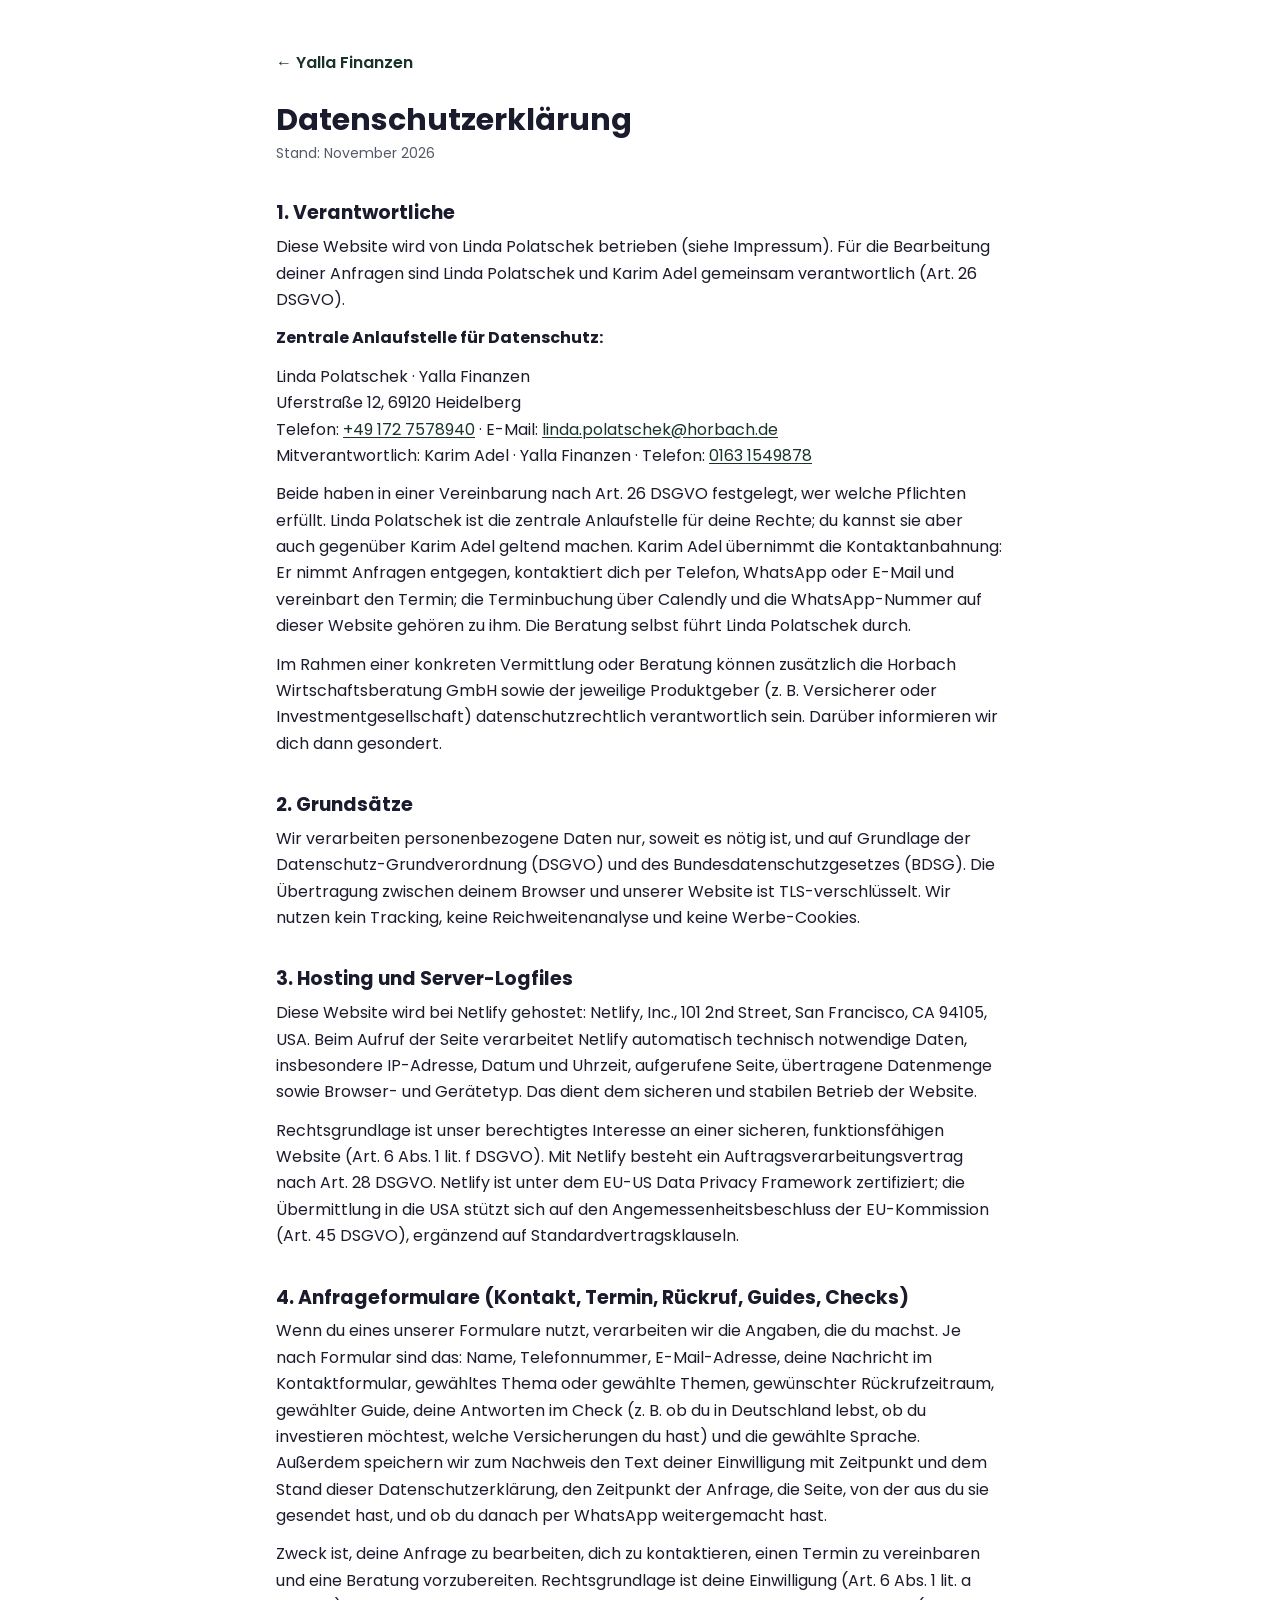
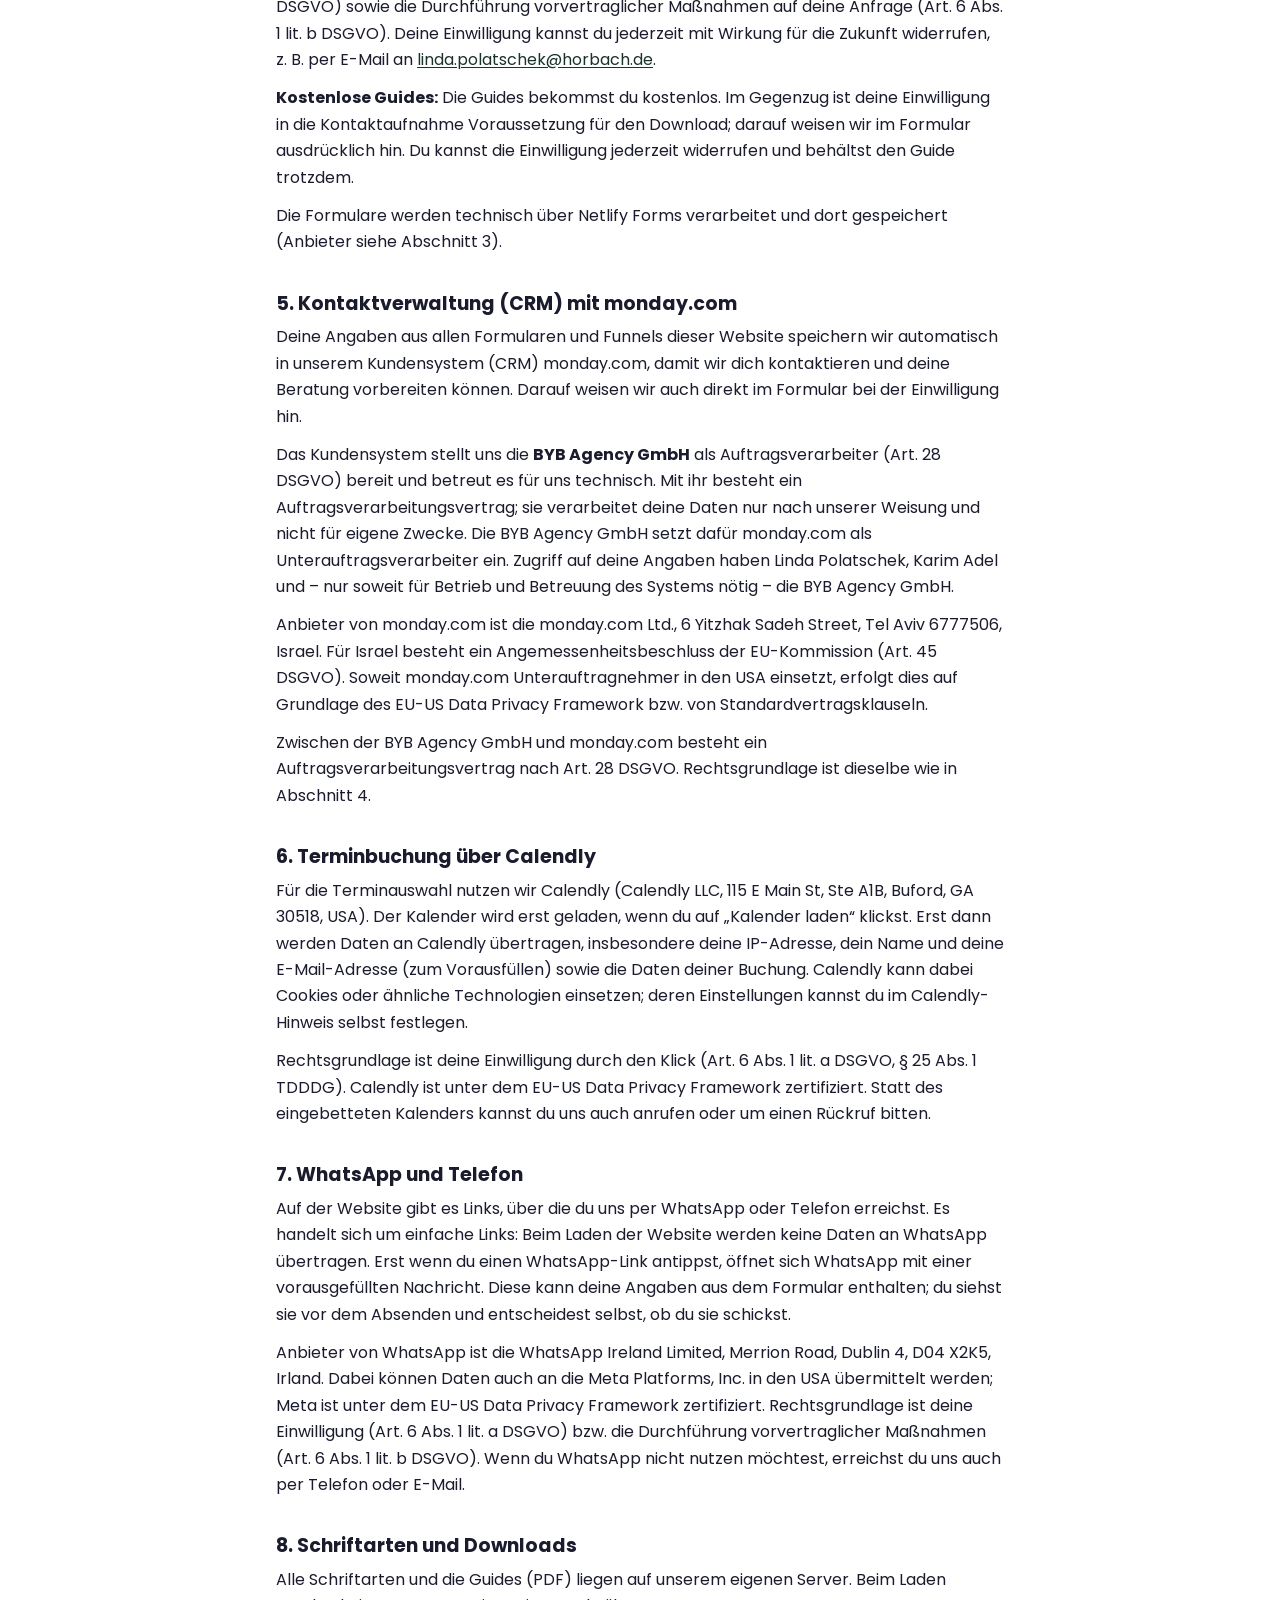
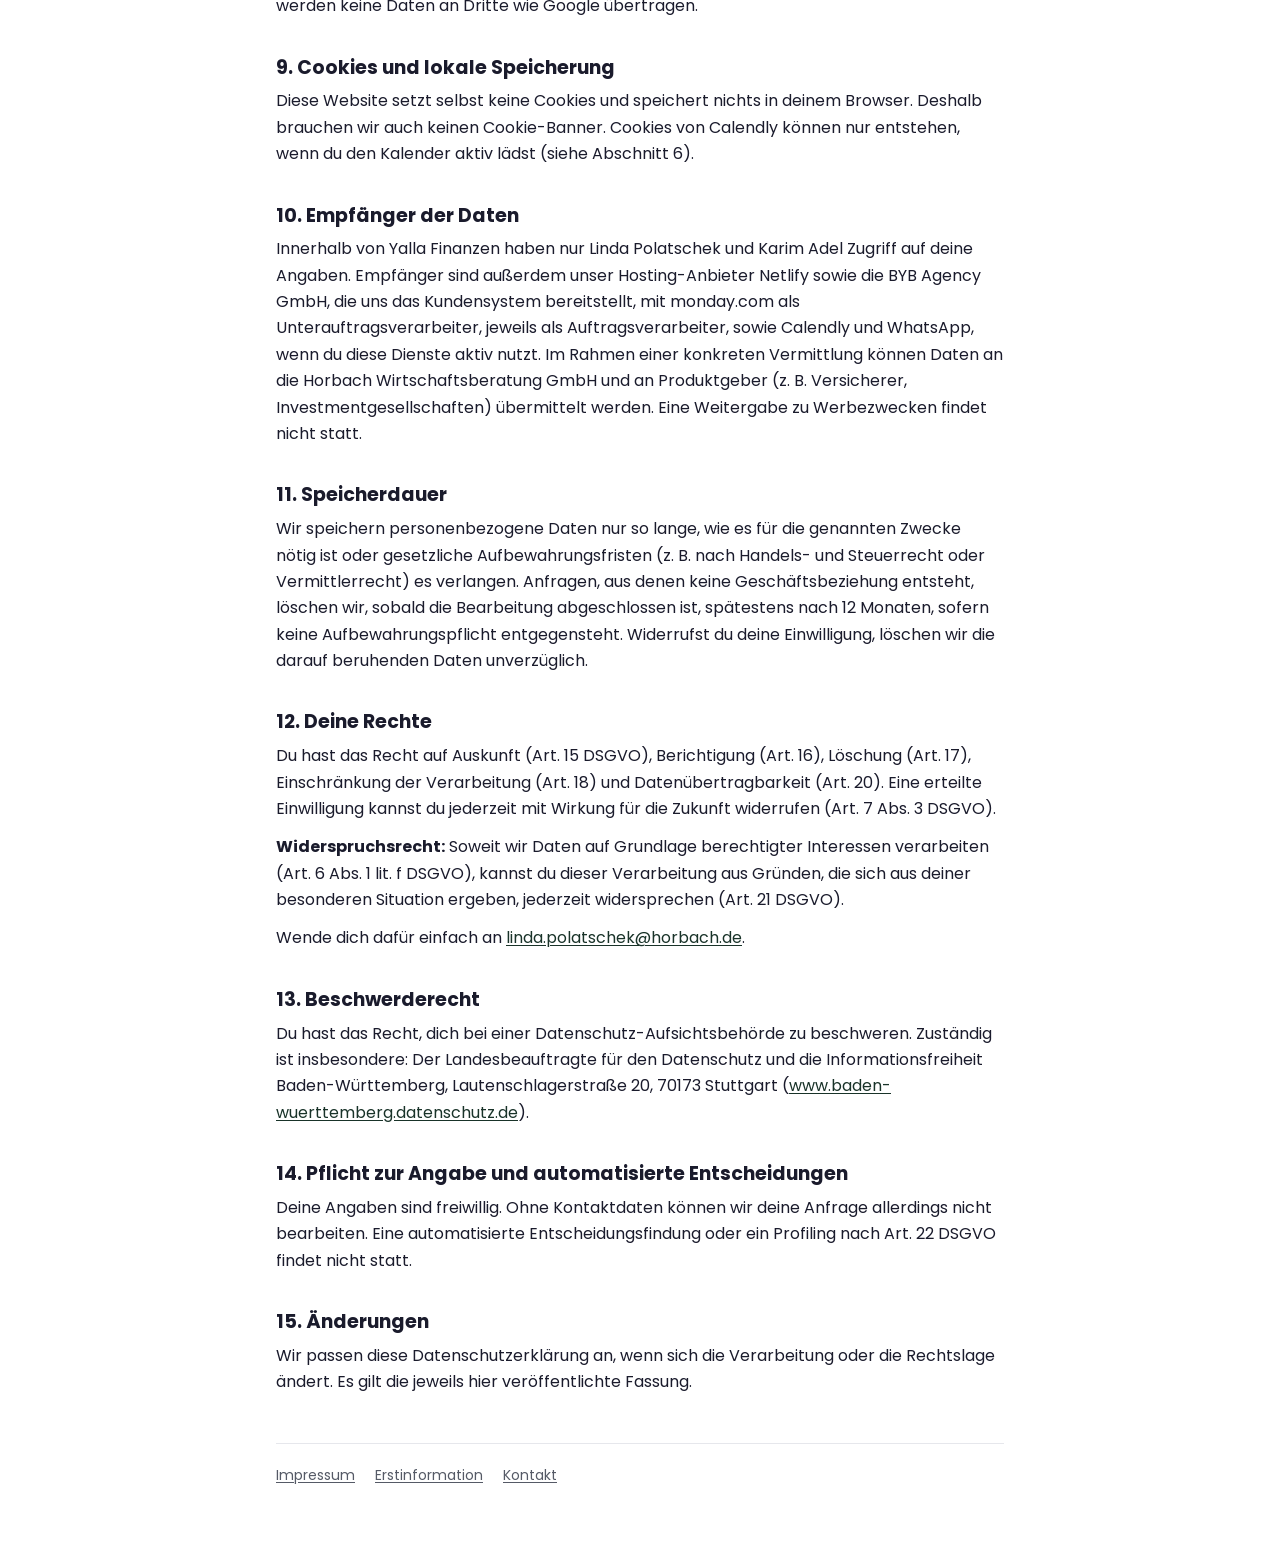
<file: datenschutz.html>
<!doctype html>
<html lang="de"><head><meta charset="utf-8"><meta name="viewport" content="width=device-width, initial-scale=1">
<title>Datenschutz – Yalla Finanzen</title><link rel="icon" href="favicon.svg" type="image/svg+xml">
<link rel="stylesheet" href="legal.css"></head>
<body><main>
<a class="back" href="/">← Yalla Finanzen</a>
<h1>Datenschutzerklärung</h1>
<p class="stand">Stand: November 2026</p>

<h2>1. Verantwortliche</h2>
<p>Diese Website wird von Linda Polatschek betrieben (siehe Impressum). Für die Bearbeitung deiner Anfragen sind Linda Polatschek und Karim Adel gemeinsam verantwortlich (Art. 26 DSGVO).</p>
<p><strong>Zentrale Anlaufstelle für Datenschutz:</strong></p>
<address>
Linda Polatschek · Yalla Finanzen<br>
Uferstraße 12, 69120 Heidelberg<br>
Telefon: <a href="tel:+491727578940">+49 172 7578940</a> · E-Mail: <a href="mailto:linda.polatschek@horbach.de">linda.polatschek@horbach.de</a>
</address>
<p>Mitverantwortlich: Karim Adel · Yalla Finanzen · Telefon: <a href="tel:+491631549878">0163 1549878</a></p>
<p>Beide haben in einer Vereinbarung nach Art. 26 DSGVO festgelegt, wer welche Pflichten erfüllt. Linda Polatschek ist die zentrale Anlaufstelle für deine Rechte; du kannst sie aber auch gegenüber Karim Adel geltend machen. Karim Adel übernimmt die Kontaktanbahnung: Er nimmt Anfragen entgegen, kontaktiert dich per Telefon, WhatsApp oder E-Mail und vereinbart den Termin; die Terminbuchung über Calendly und die WhatsApp-Nummer auf dieser Website gehören zu ihm. Die Beratung selbst führt Linda Polatschek durch.</p>
<p>Im Rahmen einer konkreten Vermittlung oder Beratung können zusätzlich die Horbach Wirtschaftsberatung GmbH sowie der jeweilige Produktgeber (z. B. Versicherer oder Investmentgesellschaft) datenschutzrechtlich verantwortlich sein. Darüber informieren wir dich dann gesondert.</p>

<h2>2. Grundsätze</h2>
<p>Wir verarbeiten personenbezogene Daten nur, soweit es nötig ist, und auf Grundlage der Datenschutz-Grundverordnung (DSGVO) und des Bundesdatenschutzgesetzes (BDSG). Die Übertragung zwischen deinem Browser und unserer Website ist TLS-verschlüsselt. Wir nutzen kein Tracking, keine Reichweitenanalyse und keine Werbe-Cookies.</p>

<h2>3. Hosting und Server-Logfiles</h2>
<p>Diese Website wird bei Netlify gehostet: Netlify, Inc., 101 2nd Street, San Francisco, CA 94105, USA. Beim Aufruf der Seite verarbeitet Netlify automatisch technisch notwendige Daten, insbesondere IP-Adresse, Datum und Uhrzeit, aufgerufene Seite, übertragene Datenmenge sowie Browser- und Gerätetyp. Das dient dem sicheren und stabilen Betrieb der Website.</p>
<p>Rechtsgrundlage ist unser berechtigtes Interesse an einer sicheren, funktionsfähigen Website (Art. 6 Abs. 1 lit. f DSGVO). Mit Netlify besteht ein Auftragsverarbeitungsvertrag nach Art. 28 DSGVO. Netlify ist unter dem EU-US Data Privacy Framework zertifiziert; die Übermittlung in die USA stützt sich auf den Angemessenheitsbeschluss der EU-Kommission (Art. 45 DSGVO), ergänzend auf Standardvertragsklauseln.</p>

<h2>4. Anfrageformulare (Kontakt, Termin, Rückruf, Guides, Checks)</h2>
<p>Wenn du eines unserer Formulare nutzt, verarbeiten wir die Angaben, die du machst. Je nach Formular sind das: Name, Telefonnummer, E-Mail-Adresse, deine Nachricht im Kontaktformular, gewähltes Thema oder gewählte Themen, gewünschter Rückrufzeitraum, gewählter Guide, deine Antworten im Check (z. B. ob du in Deutschland lebst, ob du investieren möchtest, welche Versicherungen du hast) und die gewählte Sprache. Außerdem speichern wir zum Nachweis den Text deiner Einwilligung mit Zeitpunkt und dem Stand dieser Datenschutzerklärung, den Zeitpunkt der Anfrage, die Seite, von der aus du sie gesendet hast, und ob du danach per WhatsApp weitergemacht hast.</p>
<p>Zweck ist, deine Anfrage zu bearbeiten, dich zu kontaktieren, einen Termin zu vereinbaren und eine Beratung vorzubereiten. Rechtsgrundlage ist deine Einwilligung (Art. 6 Abs. 1 lit. a DSGVO) sowie die Durchführung vorvertraglicher Maßnahmen auf deine Anfrage (Art. 6 Abs. 1 lit. b DSGVO). Deine Einwilligung kannst du jederzeit mit Wirkung für die Zukunft widerrufen, z. B. per E-Mail an <a href="mailto:linda.polatschek@horbach.de">linda.polatschek@horbach.de</a>.</p>
<p><strong>Kostenlose Guides:</strong> Die Guides bekommst du kostenlos. Im Gegenzug ist deine Einwilligung in die Kontaktaufnahme Voraussetzung für den Download; darauf weisen wir im Formular ausdrücklich hin. Du kannst die Einwilligung jederzeit widerrufen und behältst den Guide trotzdem.</p>
<p>Die Formulare werden technisch über Netlify Forms verarbeitet und dort gespeichert (Anbieter siehe Abschnitt 3).</p>

<h2>5. Kontaktverwaltung (CRM) mit monday.com</h2>
<p>Deine Angaben aus allen Formularen und Funnels dieser Website speichern wir automatisch in unserem Kundensystem (CRM) monday.com, damit wir dich kontaktieren und deine Beratung vorbereiten können. Darauf weisen wir auch direkt im Formular bei der Einwilligung hin.</p>
<p>Das Kundensystem stellt uns die <strong>BYB Agency GmbH</strong> als Auftragsverarbeiter (Art. 28 DSGVO) bereit und betreut es für uns technisch. Mit ihr besteht ein Auftragsverarbeitungsvertrag; sie verarbeitet deine Daten nur nach unserer Weisung und nicht für eigene Zwecke. Die BYB Agency GmbH setzt dafür monday.com als Unterauftragsverarbeiter ein. Zugriff auf deine Angaben haben Linda Polatschek, Karim Adel und – nur soweit für Betrieb und Betreuung des Systems nötig – die BYB Agency GmbH.</p>
<p>Anbieter von monday.com ist die monday.com Ltd., 6 Yitzhak Sadeh Street, Tel Aviv 6777506, Israel. Für Israel besteht ein Angemessenheitsbeschluss der EU-Kommission (Art. 45 DSGVO). Soweit monday.com Unterauftragnehmer in den USA einsetzt, erfolgt dies auf Grundlage des EU-US Data Privacy Framework bzw. von Standardvertragsklauseln.</p>
<p>Zwischen der BYB Agency GmbH und monday.com besteht ein Auftragsverarbeitungsvertrag nach Art. 28 DSGVO. Rechtsgrundlage ist dieselbe wie in Abschnitt 4.</p>

<h2>6. Terminbuchung über Calendly</h2>
<p>Für die Terminauswahl nutzen wir Calendly (Calendly LLC, 115 E Main St, Ste A1B, Buford, GA 30518, USA). Der Kalender wird erst geladen, wenn du auf „Kalender laden“ klickst. Erst dann werden Daten an Calendly übertragen, insbesondere deine IP-Adresse, dein Name und deine E-Mail-Adresse (zum Vorausfüllen) sowie die Daten deiner Buchung. Calendly kann dabei Cookies oder ähnliche Technologien einsetzen; deren Einstellungen kannst du im Calendly-Hinweis selbst festlegen.</p>
<p>Rechtsgrundlage ist deine Einwilligung durch den Klick (Art. 6 Abs. 1 lit. a DSGVO, § 25 Abs. 1 TDDDG). Calendly ist unter dem EU-US Data Privacy Framework zertifiziert. Statt des eingebetteten Kalenders kannst du uns auch anrufen oder um einen Rückruf bitten.</p>

<h2>7. WhatsApp und Telefon</h2>
<p>Auf der Website gibt es Links, über die du uns per WhatsApp oder Telefon erreichst. Es handelt sich um einfache Links: Beim Laden der Website werden keine Daten an WhatsApp übertragen. Erst wenn du einen WhatsApp-Link antippst, öffnet sich WhatsApp mit einer vorausgefüllten Nachricht. Diese kann deine Angaben aus dem Formular enthalten; du siehst sie vor dem Absenden und entscheidest selbst, ob du sie schickst.</p>
<p>Anbieter von WhatsApp ist die WhatsApp Ireland Limited, Merrion Road, Dublin 4, D04 X2K5, Irland. Dabei können Daten auch an die Meta Platforms, Inc. in den USA übermittelt werden; Meta ist unter dem EU-US Data Privacy Framework zertifiziert. Rechtsgrundlage ist deine Einwilligung (Art. 6 Abs. 1 lit. a DSGVO) bzw. die Durchführung vorvertraglicher Maßnahmen (Art. 6 Abs. 1 lit. b DSGVO). Wenn du WhatsApp nicht nutzen möchtest, erreichst du uns auch per Telefon oder E-Mail.</p>

<h2>8. Schriftarten und Downloads</h2>
<p>Alle Schriftarten und die Guides (PDF) liegen auf unserem eigenen Server. Beim Laden werden keine Daten an Dritte wie Google übertragen.</p>

<h2>9. Cookies und lokale Speicherung</h2>
<p>Diese Website setzt selbst keine Cookies und speichert nichts in deinem Browser. Deshalb brauchen wir auch keinen Cookie-Banner. Cookies von Calendly können nur entstehen, wenn du den Kalender aktiv lädst (siehe Abschnitt 6).</p>

<h2>10. Empfänger der Daten</h2>
<p>Innerhalb von Yalla Finanzen haben nur Linda Polatschek und Karim Adel Zugriff auf deine Angaben. Empfänger sind außerdem unser Hosting-Anbieter Netlify sowie die BYB Agency GmbH, die uns das Kundensystem bereitstellt, mit monday.com als Unterauftragsverarbeiter, jeweils als Auftragsverarbeiter, sowie Calendly und WhatsApp, wenn du diese Dienste aktiv nutzt. Im Rahmen einer konkreten Vermittlung können Daten an die Horbach Wirtschaftsberatung GmbH und an Produktgeber (z. B. Versicherer, Investmentgesellschaften) übermittelt werden. Eine Weitergabe zu Werbezwecken findet nicht statt.</p>

<h2>11. Speicherdauer</h2>
<p>Wir speichern personenbezogene Daten nur so lange, wie es für die genannten Zwecke nötig ist oder gesetzliche Aufbewahrungsfristen (z. B. nach Handels- und Steuerrecht oder Vermittlerrecht) es verlangen. Anfragen, aus denen keine Geschäftsbeziehung entsteht, löschen wir, sobald die Bearbeitung abgeschlossen ist, spätestens nach 12 Monaten, sofern keine Aufbewahrungspflicht entgegensteht. Widerrufst du deine Einwilligung, löschen wir die darauf beruhenden Daten unverzüglich.</p>

<h2>12. Deine Rechte</h2>
<p>Du hast das Recht auf Auskunft (Art. 15 DSGVO), Berichtigung (Art. 16), Löschung (Art. 17), Einschränkung der Verarbeitung (Art. 18) und Datenübertragbarkeit (Art. 20). Eine erteilte Einwilligung kannst du jederzeit mit Wirkung für die Zukunft widerrufen (Art. 7 Abs. 3 DSGVO).</p>
<p><strong>Widerspruchsrecht:</strong> Soweit wir Daten auf Grundlage berechtigter Interessen verarbeiten (Art. 6 Abs. 1 lit. f DSGVO), kannst du dieser Verarbeitung aus Gründen, die sich aus deiner besonderen Situation ergeben, jederzeit widersprechen (Art. 21 DSGVO).</p>
<p>Wende dich dafür einfach an <a href="mailto:linda.polatschek@horbach.de">linda.polatschek@horbach.de</a>.</p>

<h2>13. Beschwerderecht</h2>
<p>Du hast das Recht, dich bei einer Datenschutz-Aufsichtsbehörde zu beschweren. Zuständig ist insbesondere: Der Landesbeauftragte für den Datenschutz und die Informationsfreiheit Baden-Württemberg, Lautenschlagerstraße 20, 70173 Stuttgart (<a href="https://www.baden-wuerttemberg.datenschutz.de" target="_blank" rel="noopener">www.baden-wuerttemberg.datenschutz.de</a>).</p>

<h2>14. Pflicht zur Angabe und automatisierte Entscheidungen</h2>
<p>Deine Angaben sind freiwillig. Ohne Kontaktdaten können wir deine Anfrage allerdings nicht bearbeiten. Eine automatisierte Entscheidungsfindung oder ein Profiling nach Art. 22 DSGVO findet nicht statt.</p>

<h2>15. Änderungen</h2>
<p>Wir passen diese Datenschutzerklärung an, wenn sich die Verarbeitung oder die Rechtslage ändert. Es gilt die jeweils hier veröffentlichte Fassung.</p>

<footer><a href="impressum.html">Impressum</a><a href="erstinformation.html">Erstinformation</a><a href="kontakt.html">Kontakt</a></footer>
</main></body></html>
</file>
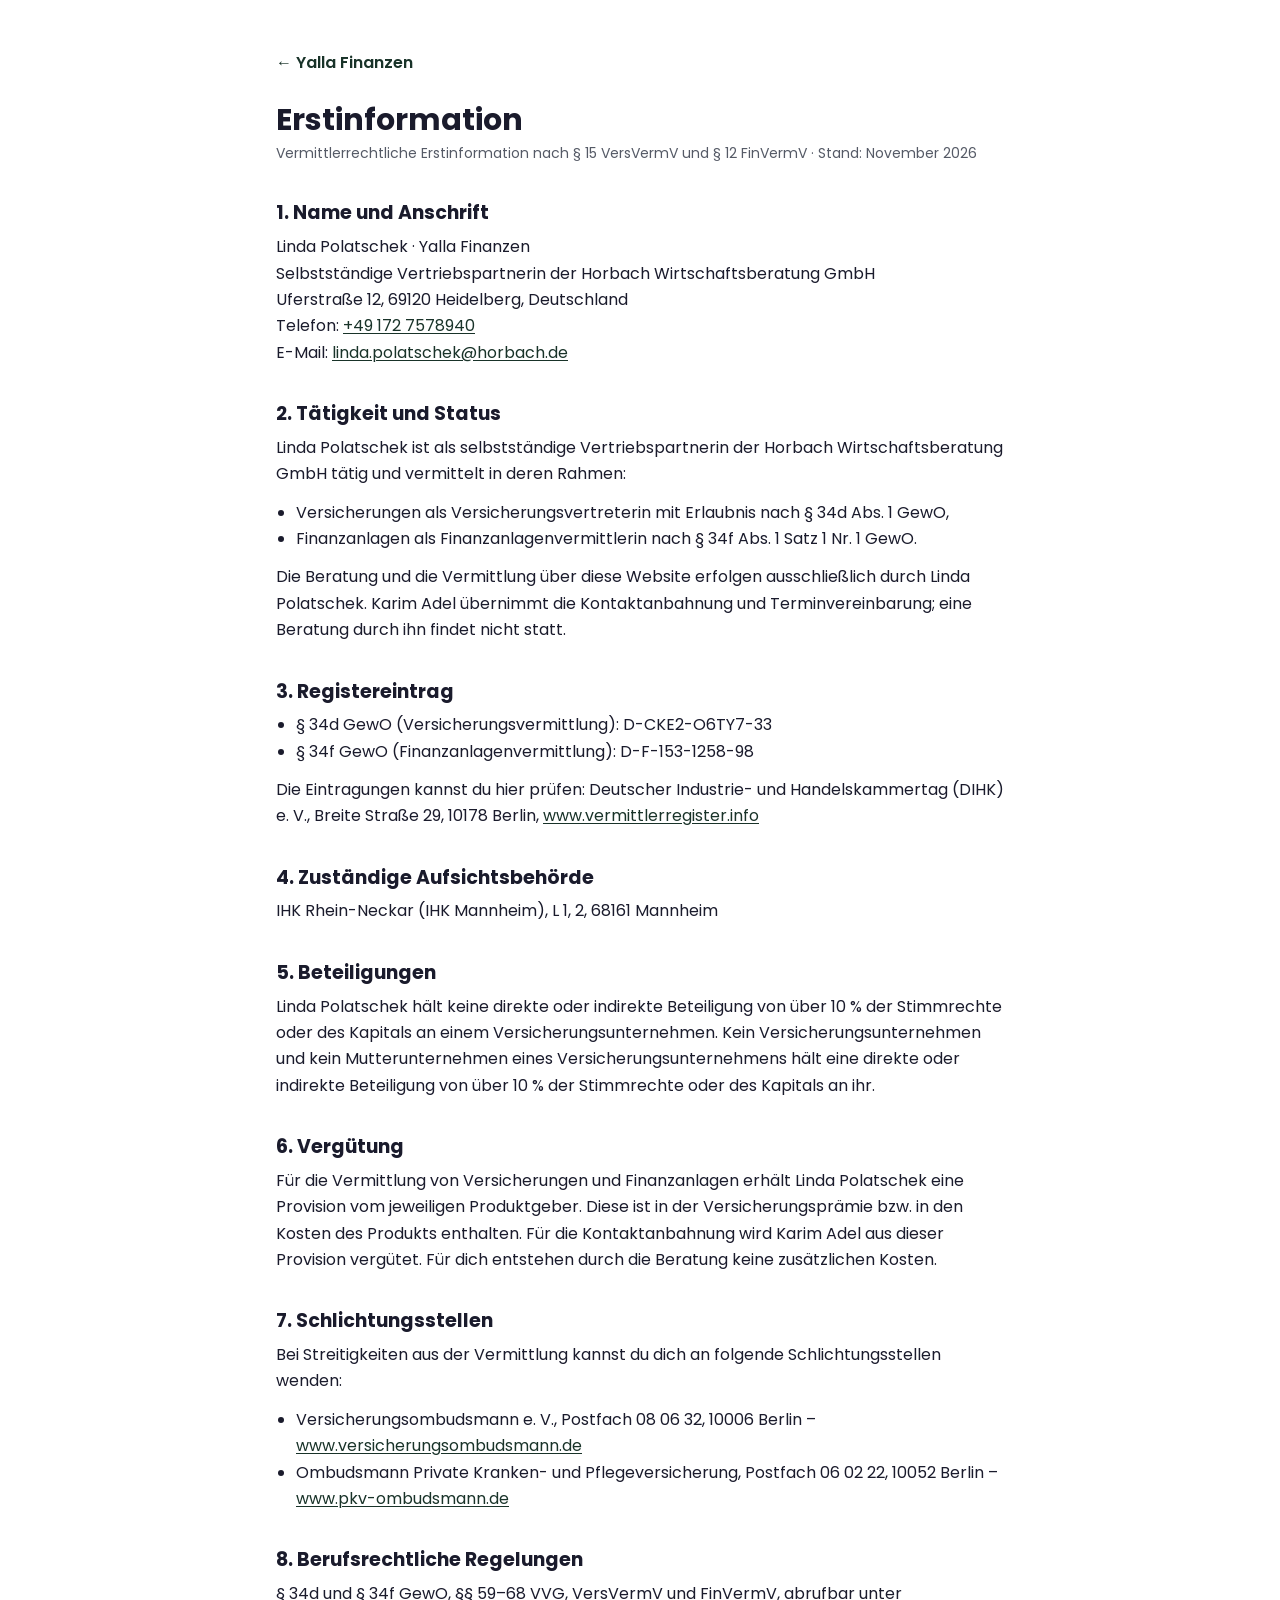
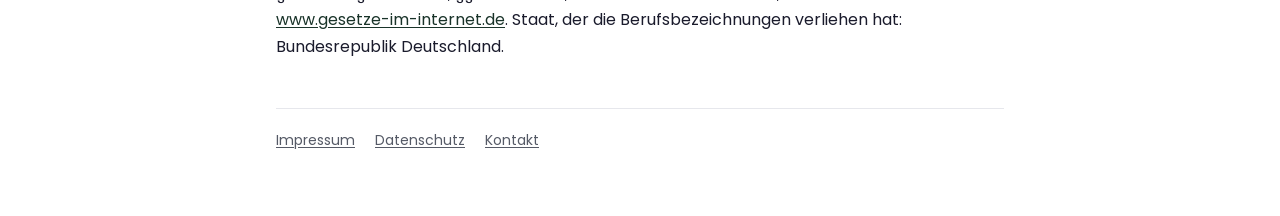
<file: erstinformation.html>
<!doctype html>
<html lang="de"><head><meta charset="utf-8"><meta name="viewport" content="width=device-width, initial-scale=1">
<title>Erstinformation – Yalla Finanzen</title><link rel="icon" href="favicon.svg" type="image/svg+xml">
<link rel="stylesheet" href="legal.css"></head>
<body><main>
<a class="back" href="/">← Yalla Finanzen</a>
<h1>Erstinformation</h1>
<p class="stand">Vermittlerrechtliche Erstinformation nach § 15 VersVermV und § 12 FinVermV · Stand: November 2026</p>

<h2>1. Name und Anschrift</h2>
<address>
Linda Polatschek · Yalla Finanzen<br>
Selbstständige Vertriebspartnerin der Horbach Wirtschaftsberatung GmbH<br>
Uferstraße 12, 69120 Heidelberg, Deutschland<br>
Telefon: <a href="tel:+491727578940">+49 172 7578940</a><br>
E-Mail: <a href="mailto:linda.polatschek@horbach.de">linda.polatschek@horbach.de</a>
</address>

<h2>2. Tätigkeit und Status</h2>
<p>Linda Polatschek ist als selbstständige Vertriebspartnerin der Horbach Wirtschaftsberatung GmbH tätig und vermittelt in deren Rahmen:</p>
<ul>
<li>Versicherungen als Versicherungsvertreterin mit Erlaubnis nach § 34d Abs. 1 GewO,</li>
<li>Finanzanlagen als Finanzanlagenvermittlerin nach § 34f Abs. 1 Satz 1 Nr. 1 GewO.</li>
</ul>

<p>Die Beratung und die Vermittlung über diese Website erfolgen ausschließlich durch Linda Polatschek. Karim Adel übernimmt die Kontaktanbahnung und Terminvereinbarung; eine Beratung durch ihn findet nicht statt.</p>

<h2>3. Registereintrag</h2>
<ul>
<li>§ 34d GewO (Versicherungsvermittlung): D-CKE2-O6TY7-33</li>
<li>§ 34f GewO (Finanzanlagenvermittlung): D-F-153-1258-98</li>
</ul>
<p>Die Eintragungen kannst du hier prüfen: Deutscher Industrie- und Handelskammertag (DIHK) e. V., Breite Straße 29, 10178 Berlin, <a href="https://www.vermittlerregister.info" target="_blank" rel="noopener">www.vermittlerregister.info</a></p>

<h2>4. Zuständige Aufsichtsbehörde</h2>
<p>IHK Rhein-Neckar (IHK Mannheim), L 1, 2, 68161 Mannheim</p>

<h2>5. Beteiligungen</h2>
<p>Linda Polatschek hält keine direkte oder indirekte Beteiligung von über 10 % der Stimmrechte oder des Kapitals an einem Versicherungsunternehmen. Kein Versicherungsunternehmen und kein Mutterunternehmen eines Versicherungsunternehmens hält eine direkte oder indirekte Beteiligung von über 10 % der Stimmrechte oder des Kapitals an ihr.</p>

<h2>6. Vergütung</h2>
<p>Für die Vermittlung von Versicherungen und Finanzanlagen erhält Linda Polatschek eine Provision vom jeweiligen Produktgeber. Diese ist in der Versicherungsprämie bzw. in den Kosten des Produkts enthalten. Für die Kontaktanbahnung wird Karim Adel aus dieser Provision vergütet. Für dich entstehen durch die Beratung keine zusätzlichen Kosten.</p>

<h2>7. Schlichtungsstellen</h2>
<p>Bei Streitigkeiten aus der Vermittlung kannst du dich an folgende Schlichtungsstellen wenden:</p>
<ul>
<li>Versicherungsombudsmann e. V., Postfach 08 06 32, 10006 Berlin – <a href="https://www.versicherungsombudsmann.de" target="_blank" rel="noopener">www.versicherungsombudsmann.de</a></li>
<li>Ombudsmann Private Kranken- und Pflegeversicherung, Postfach 06 02 22, 10052 Berlin – <a href="https://www.pkv-ombudsmann.de" target="_blank" rel="noopener">www.pkv-ombudsmann.de</a></li>
</ul>

<h2>8. Berufsrechtliche Regelungen</h2>
<p>§ 34d und § 34f GewO, §§ 59–68 VVG, VersVermV und FinVermV, abrufbar unter <a href="https://www.gesetze-im-internet.de" target="_blank" rel="noopener">www.gesetze-im-internet.de</a>. Staat, der die Berufsbezeichnungen verliehen hat: Bundesrepublik Deutschland.</p>

<footer><a href="impressum.html">Impressum</a><a href="datenschutz.html">Datenschutz</a><a href="kontakt.html">Kontakt</a></footer>
</main></body></html>
</file>
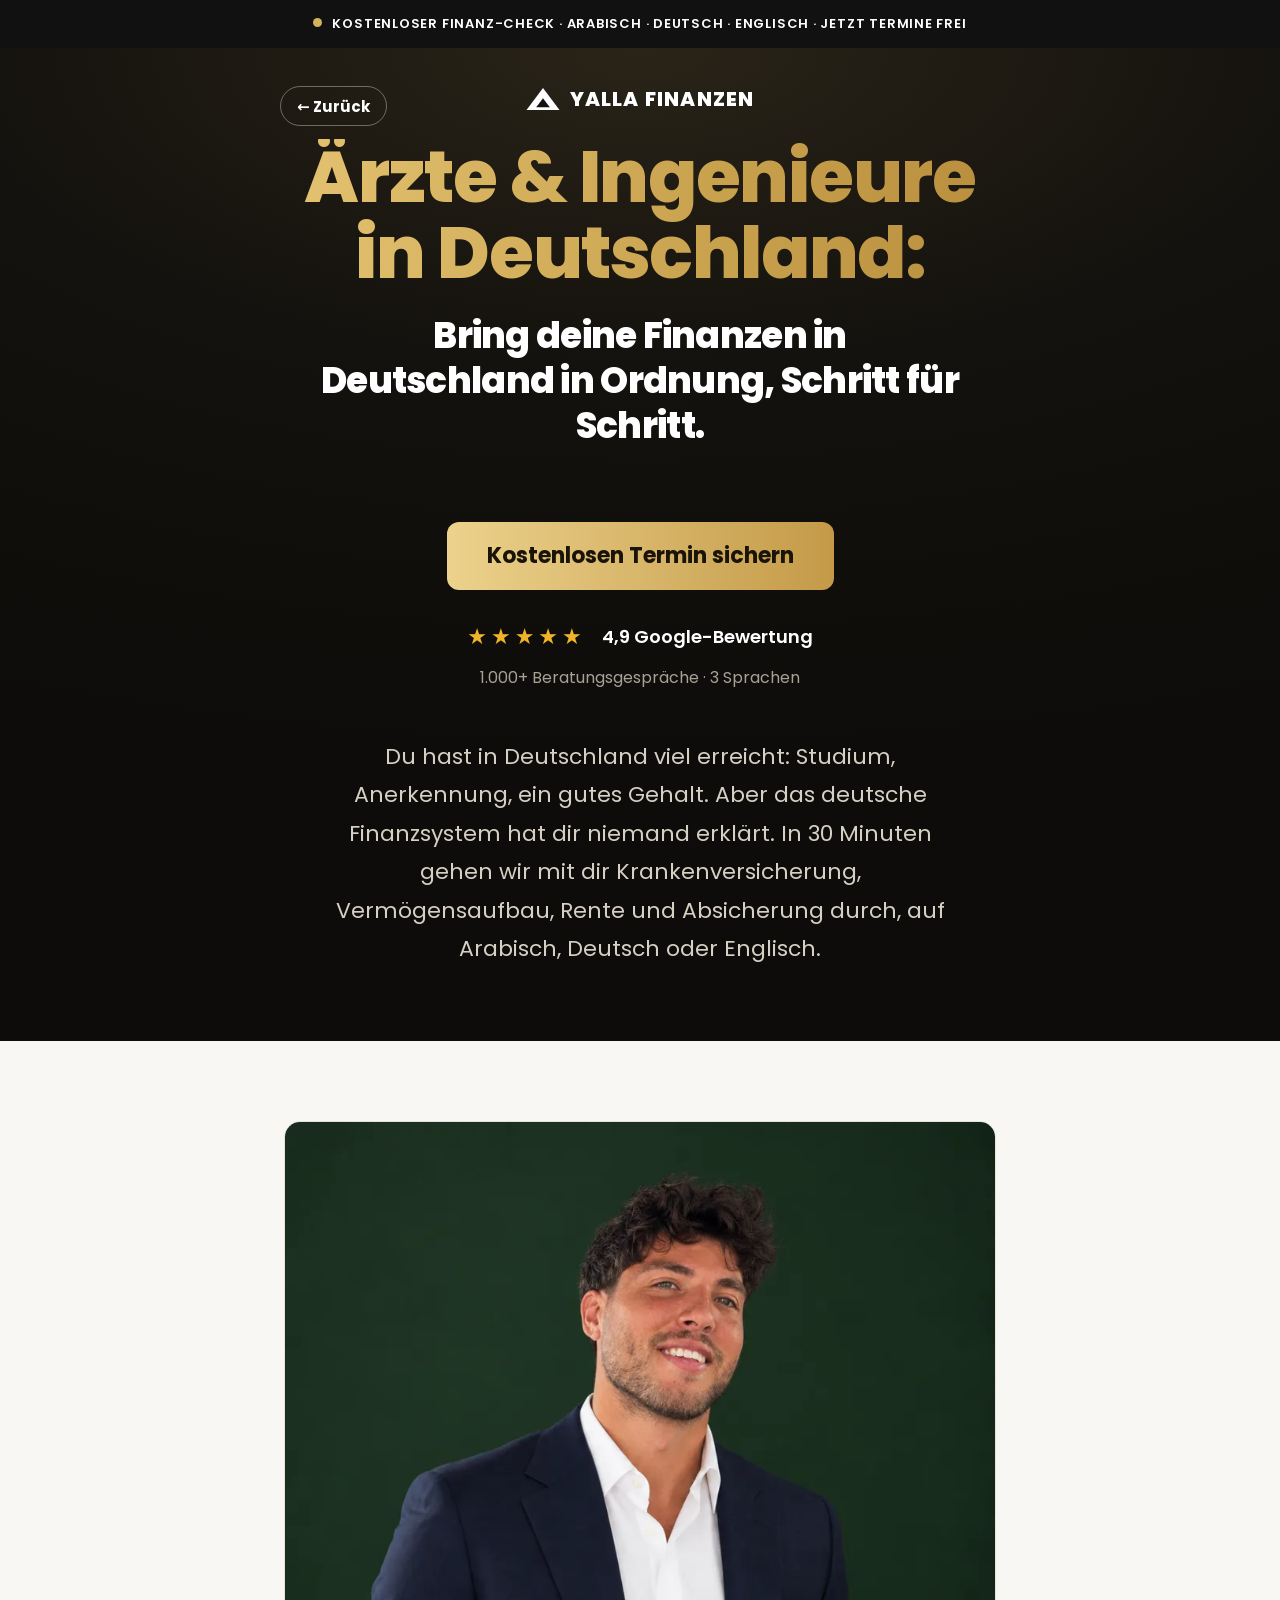
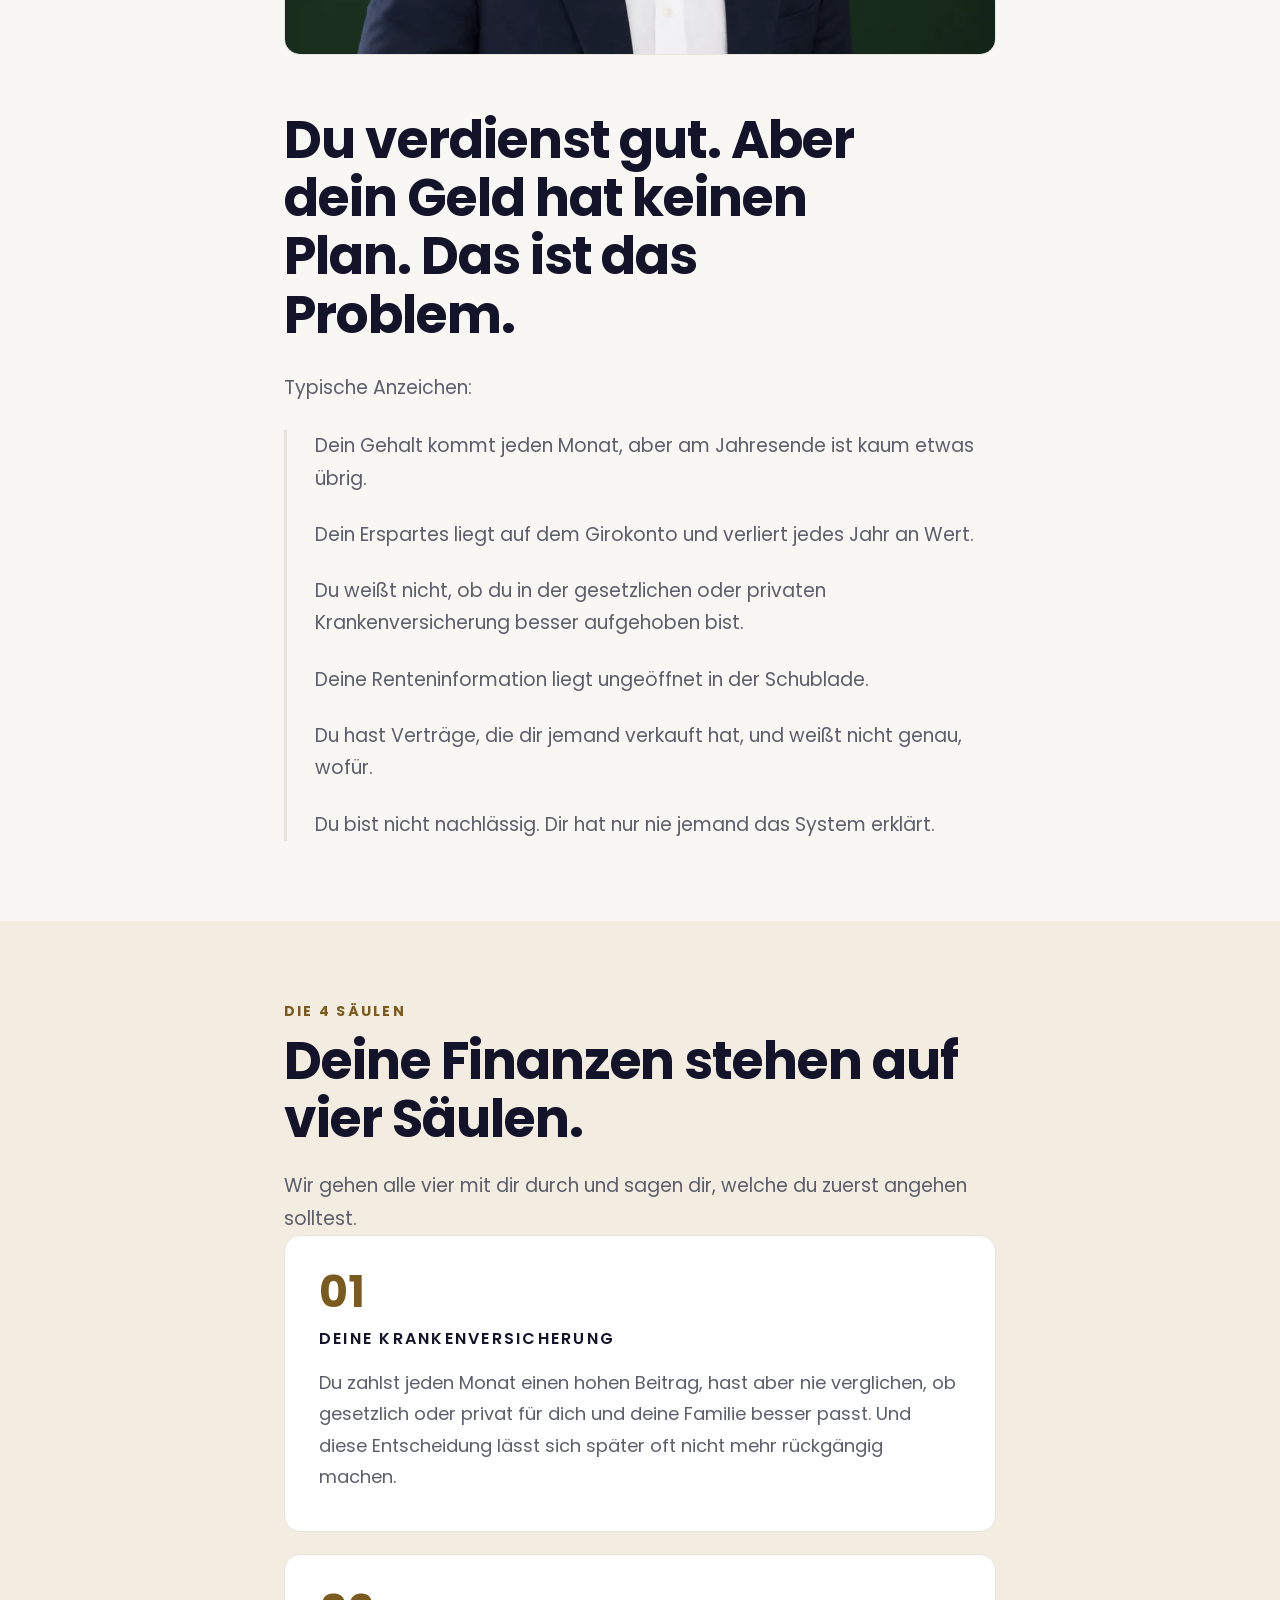
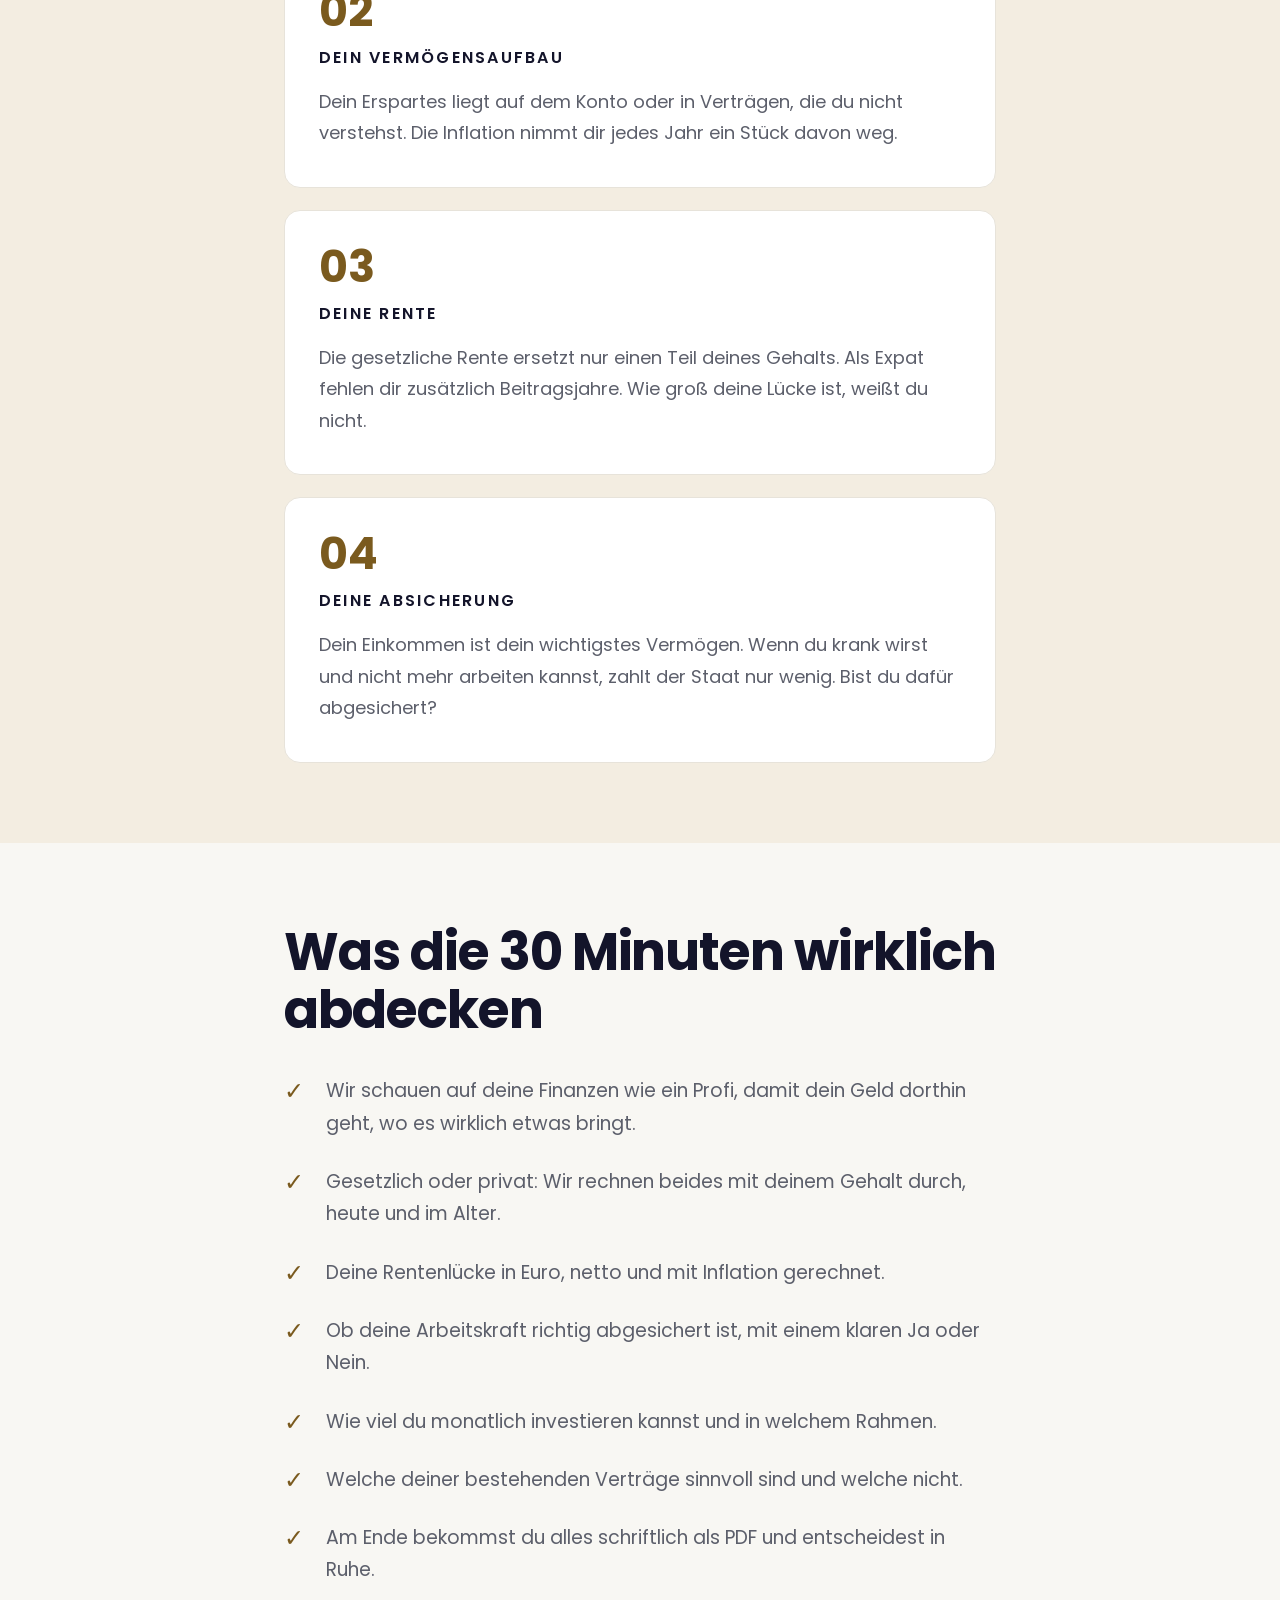
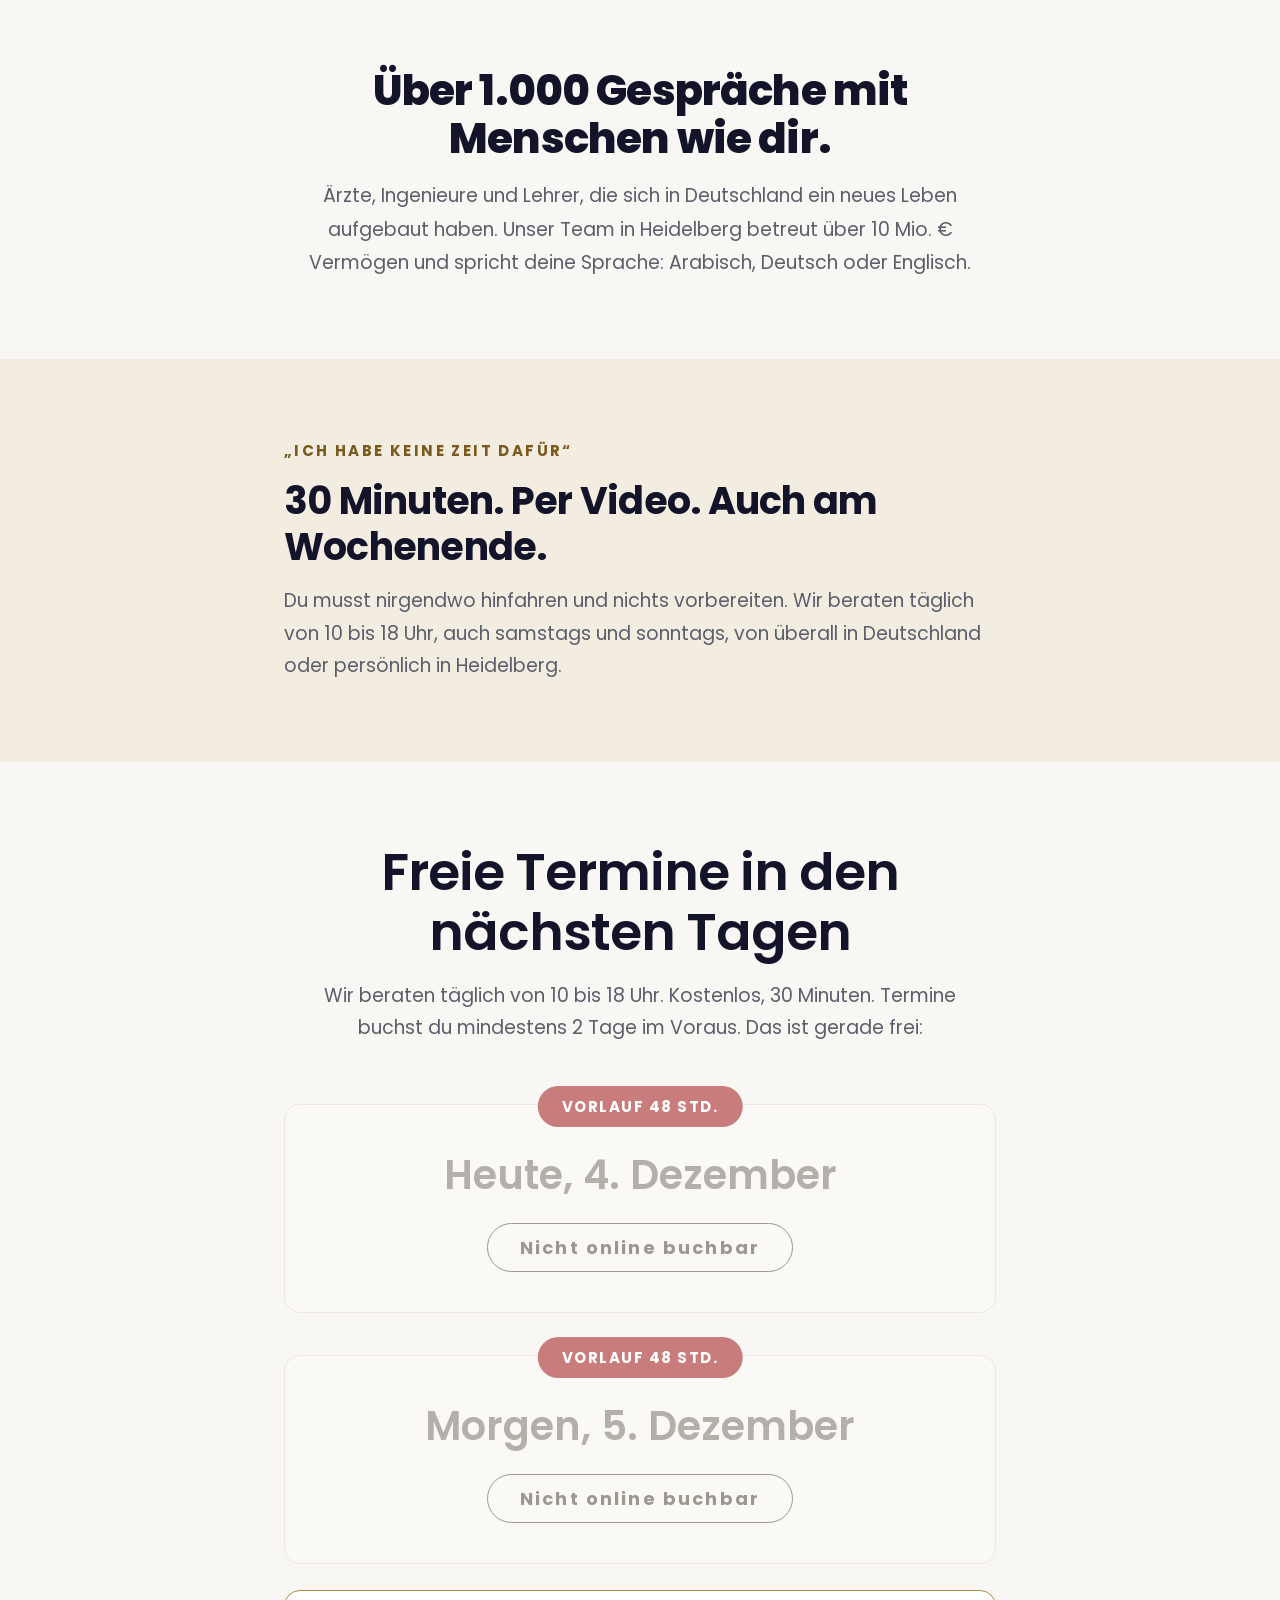
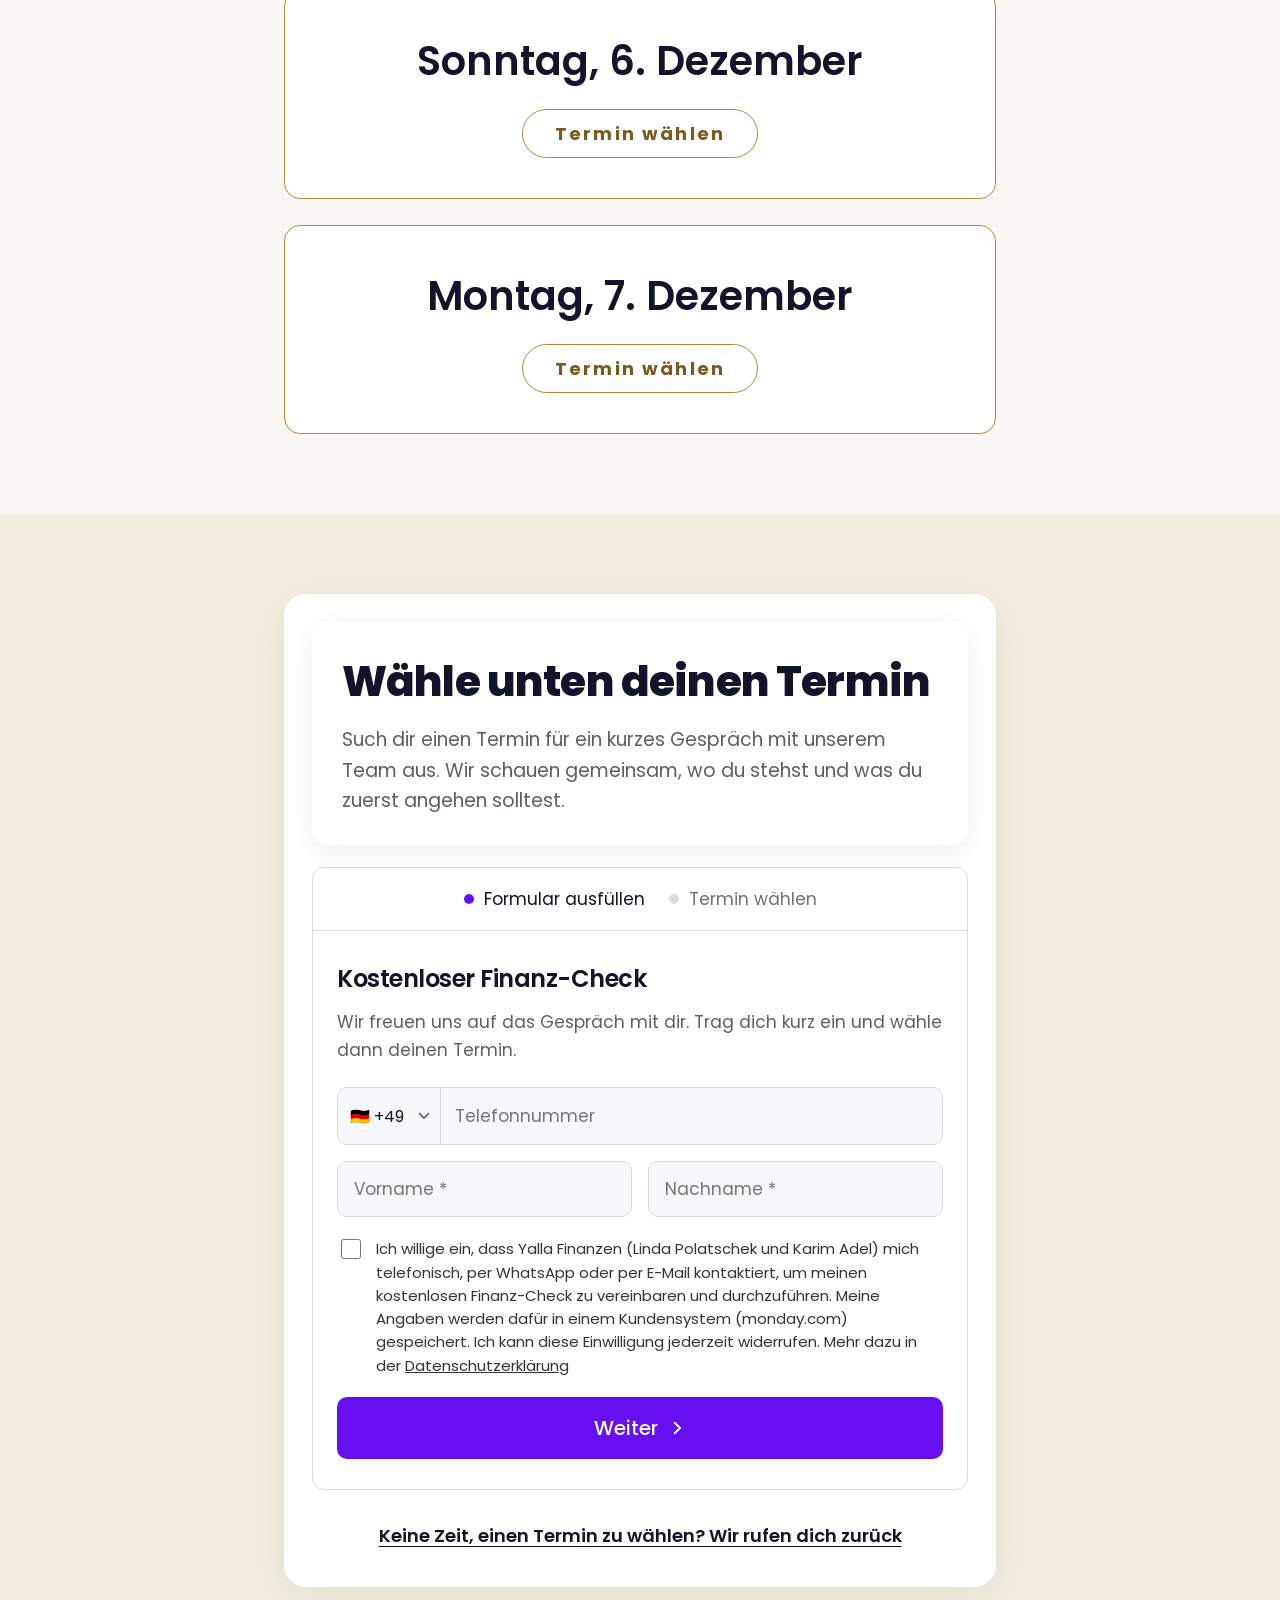
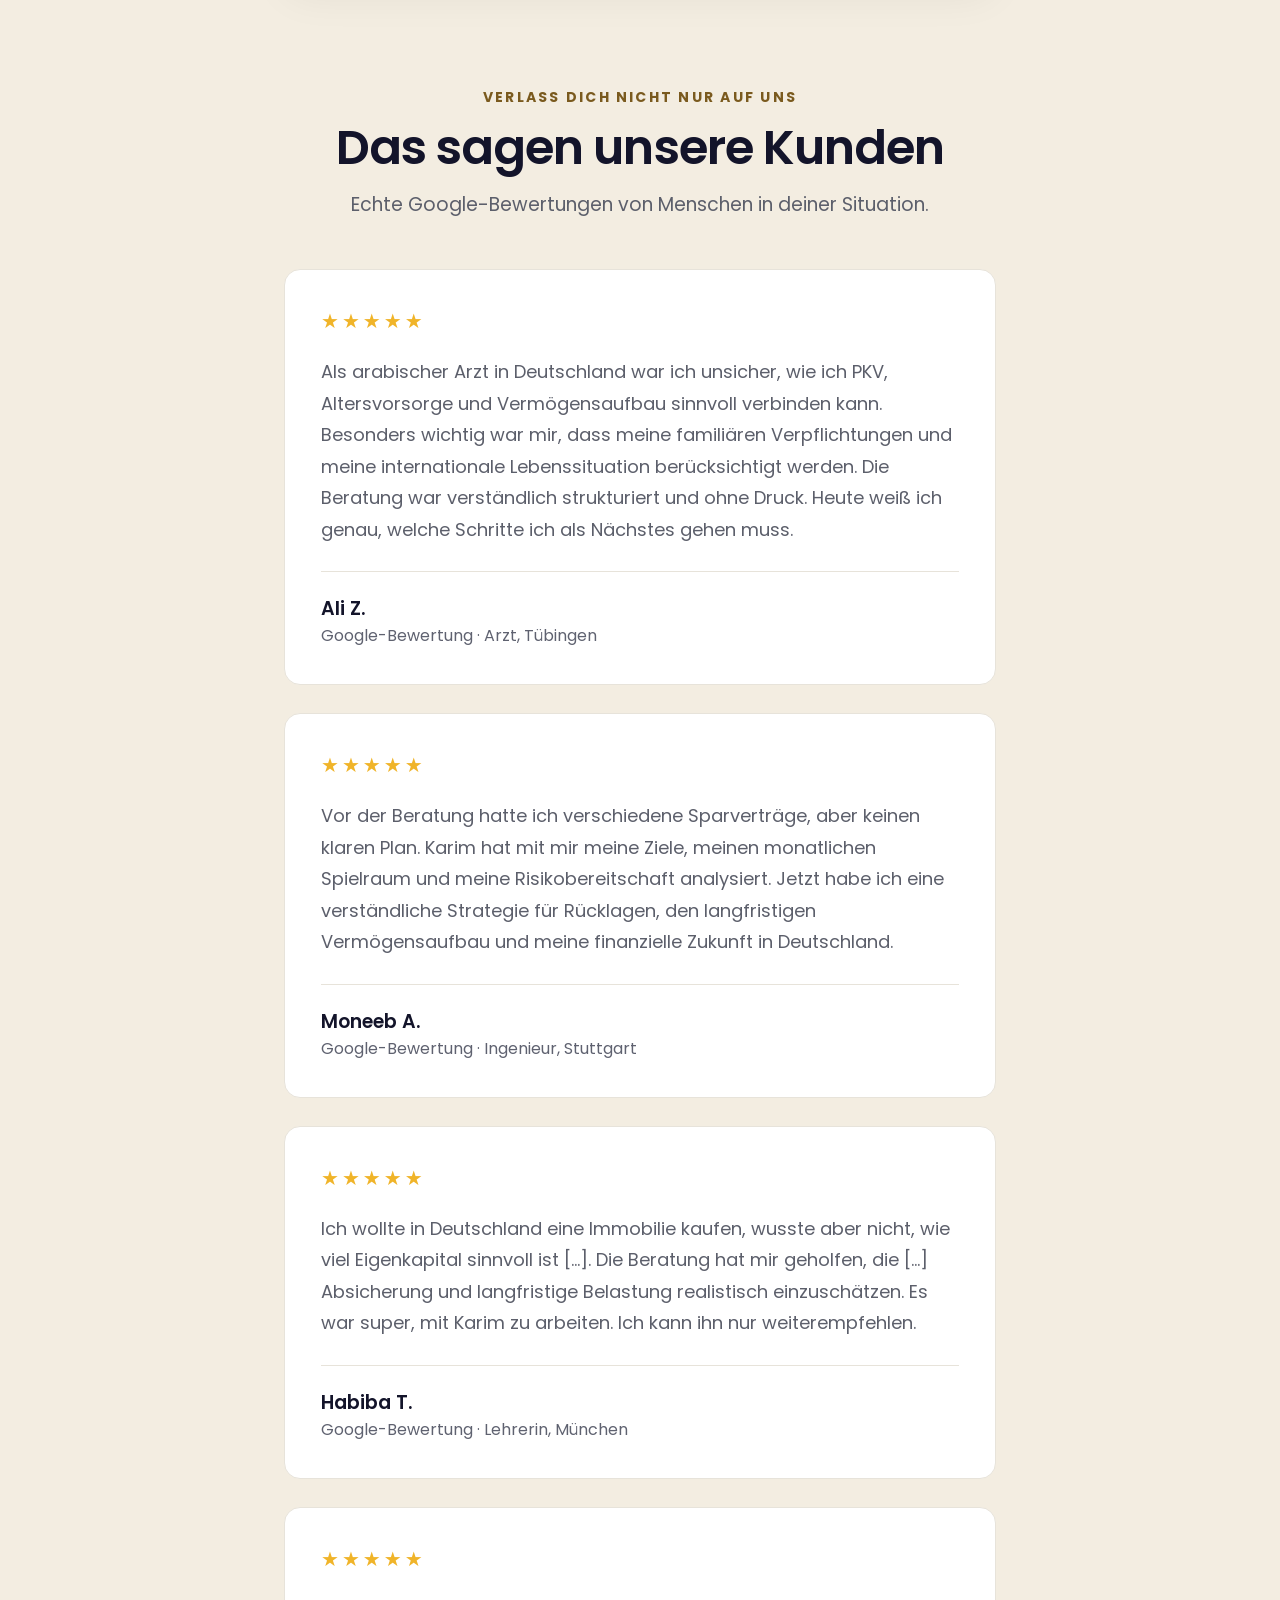
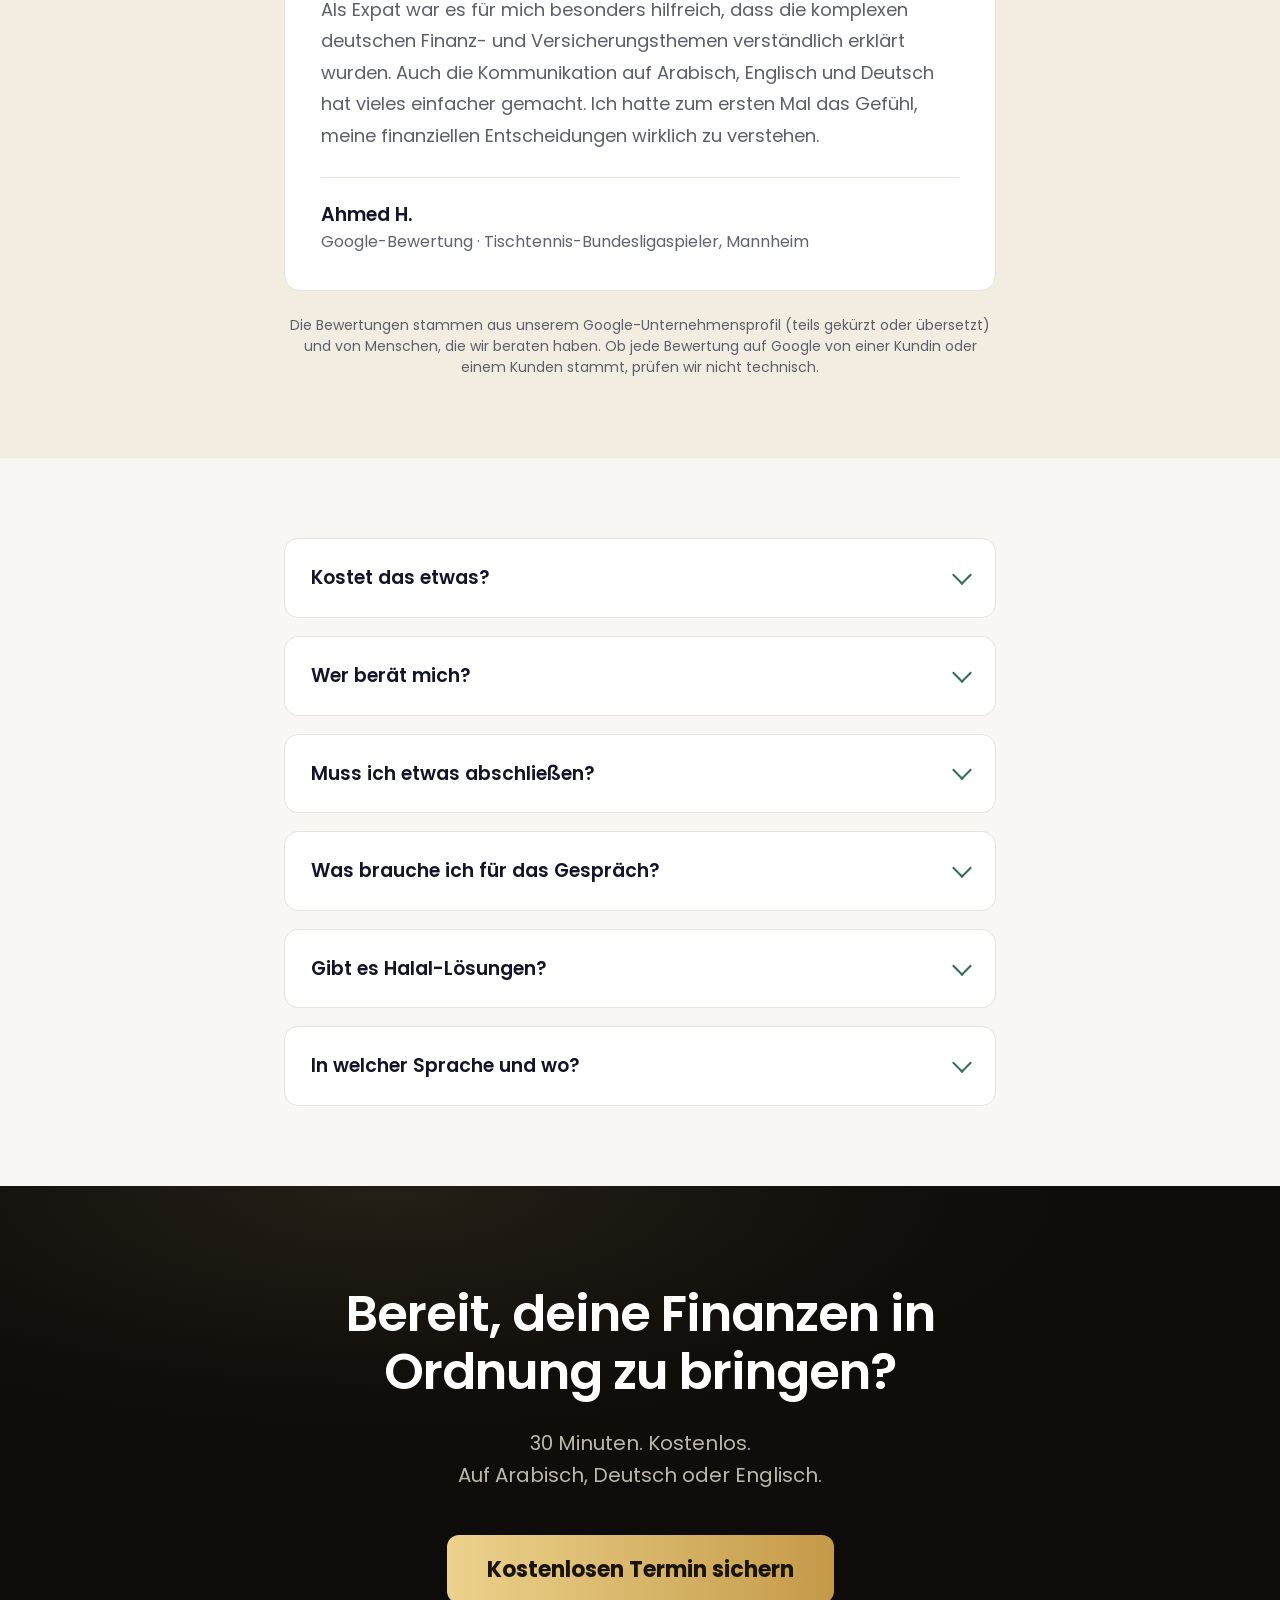
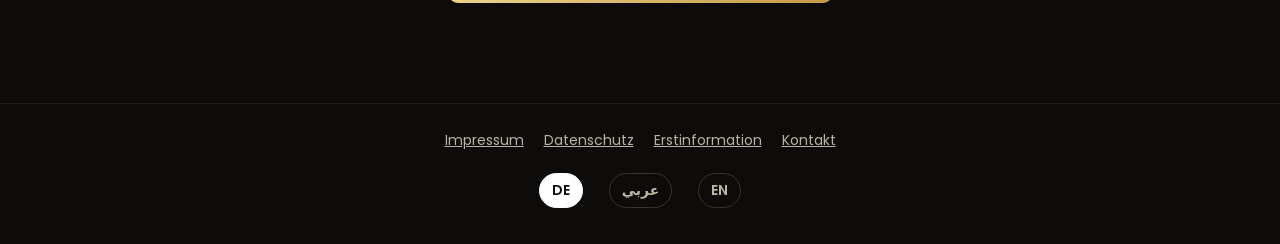
<file: finanz-check.html>
<!doctype html>
<html lang="de">
<head>
<meta charset="utf-8">
<meta name="viewport" content="width=device-width, initial-scale=1">
<title>Kostenloser Finanz-Check – Yalla Finanzen</title>
<meta name="description" content="Kostenloser Finanz-Check für Ärzte und Ingenieure in Deutschland: 30 Minuten, auf Arabisch, Deutsch oder Englisch.">
<meta name="theme-color" content="#0d0c0a">
<link rel="icon" href="favicon.svg" type="image/svg+xml">
<link rel="preload" href="fonts/poppins-latin-800-normal.woff2" as="font" type="font/woff2" crossorigin>
<style>
@font-face{font-family:'Poppins';font-weight:400;font-display:swap;src:url(fonts/poppins-latin-400-normal.woff2) format('woff2')}
@font-face{font-family:'Poppins';font-weight:500;font-display:swap;src:url(fonts/poppins-latin-500-normal.woff2) format('woff2')}
@font-face{font-family:'Poppins';font-weight:600;font-display:swap;src:url(fonts/poppins-latin-600-normal.woff2) format('woff2')}
@font-face{font-family:'Poppins';font-weight:700;font-display:swap;src:url(fonts/poppins-latin-700-normal.woff2) format('woff2')}
@font-face{font-family:'Poppins';font-weight:800;font-display:swap;src:url(fonts/poppins-latin-800-normal.woff2) format('woff2')}
@font-face{font-family:'Poppins';font-weight:400;font-display:swap;src:url(fonts/poppins-latin-ext-400-normal.woff2) format('woff2');unicode-range:U+0100-02FF,U+1E00-1EFF}
@font-face{font-family:'Poppins';font-weight:700;font-display:swap;src:url(fonts/poppins-latin-ext-700-normal.woff2) format('woff2');unicode-range:U+0100-02FF,U+1E00-1EFF}
@font-face{font-family:'Plex Arabic';font-weight:400;font-display:swap;src:url(fonts/ibm-plex-sans-arabic-arabic-400-normal.woff2) format('woff2')}
@font-face{font-family:'Plex Arabic';font-weight:600;font-display:swap;src:url(fonts/ibm-plex-sans-arabic-arabic-600-normal.woff2) format('woff2')}
@font-face{font-family:'Plex Arabic';font-weight:700;font-display:swap;src:url(fonts/ibm-plex-sans-arabic-arabic-700-normal.woff2) format('woff2')}
:root{
  --black:#0d0c0a; --gold-1:#ecd28c; --gold-2:#c49a48; --gold-txt:#7a5a1e; --gold-dot:#d4b25c;
  --off:#f8f7f3; --cream:#f3ede1; --ink:#13142a; --grey:#5c5f6b; --line:#e7e3da;
  --play:#4c6ef5; --violet:#6610f2; --chev:#2f6f5a;
}
*{box-sizing:border-box}
html{scroll-behavior:smooth}
body{margin:0;font-family:'Poppins',system-ui,sans-serif;color:var(--ink);background:var(--off);-webkit-font-smoothing:antialiased}
body.ar{font-family:'Plex Arabic','Poppins',system-ui,sans-serif}
a{color:inherit}
.wrap{max-width:760px;margin:0 auto;padding:0 24px}
.wide{max-width:1080px}
h1,h2,h3{margin:0;letter-spacing:-0.02em}
.ar h1,.ar h2,.ar h3{letter-spacing:0}
p{margin:0}

/* top bar */
.topbar{background:#111;color:#fff;text-align:center;padding:14px 16px;font-size:13px;font-weight:600;letter-spacing:.06em;text-transform:uppercase}
.ar .topbar{letter-spacing:0}
.topbar i{display:inline-block;width:9px;height:9px;border-radius:50%;background:var(--gold-dot);margin-inline-end:10px;vertical-align:1px}

/* hero */
.hero{background:radial-gradient(120% 70% at 50% 0%,#2a2418 0%,#14120e 45%,var(--black) 100%);color:#fff;text-align:center;padding:36px 0 72px}
.logo{display:inline-flex;align-items:center;gap:10px;font-weight:800;letter-spacing:.06em;font-size:20px;color:#fff;text-decoration:none}
.logo svg{width:34px;height:auto}
.hero .wrap{position:relative}
.back{position:absolute;top:2px;inset-inline-start:20px;display:inline-flex;align-items:center;min-height:40px;padding:0 16px;border:1px solid rgba(255,255,255,.35);border-radius:999px;color:#fff;text-decoration:none;font-weight:700;font-size:15px}
.back:hover{background:rgba(255,255,255,.1)}
@media(max-width:600px){.hero .logo{margin-top:52px}}
.gold{background:linear-gradient(90deg,#e3c271,#c9a24e 60%,#b98f3e);-webkit-background-clip:text;background-clip:text;color:transparent}
.hero h1{font-size:clamp(40px,8vw,72px);line-height:1.05;font-weight:800;margin:22px 0 22px}
.ar .hero h1{line-height:1.35}
.hero h2{font-size:clamp(24px,4.4vw,36px);line-height:1.25;font-weight:800;max-width:640px;margin:0 auto 34px}
.video{position:relative;aspect-ratio:16/9;border-radius:14px;overflow:hidden;background:linear-gradient(135deg,#1d1a14,#0a0907);border:1px solid #2a261d;display:flex;flex-direction:column;align-items:center;justify-content:center;gap:12px;color:#bdb6a6;font-size:15px}
.play{width:72px;height:72px;border-radius:50%;background:var(--play);display:flex;align-items:center;justify-content:center;box-shadow:0 6px 24px rgba(76,110,245,.35)}
.video video,.vcard video{position:absolute;inset:0;width:100%;height:100%;object-fit:cover;background:#000}
.play svg{width:26px;height:26px;margin-left:4px}
.btn-gold{display:inline-flex;align-items:center;justify-content:center;min-width:300px;min-height:68px;padding:0 40px;border-radius:12px;background:linear-gradient(90deg,var(--gold-1),var(--gold-2));color:#1a1408;font-weight:700;font-size:22px;text-decoration:none;border:none;cursor:pointer;transition:transform .15s,filter .15s}
.btn-gold:hover{filter:brightness(1.05);transform:translateY(-1px)}
.hero .btn-gold{margin-top:40px}
.rating{margin-top:30px;display:flex;align-items:center;justify-content:center;gap:16px;font-weight:600;font-size:18px}
.stars{color:#f0b429;letter-spacing:4px;font-size:22px}
.meta{margin-top:12px;color:#a8a296;font-size:16px}
.intro{margin:48px auto 0;max-width:640px;color:#d6d0c4;font-size:clamp(18px,2.6vw,22px);line-height:1.75}

/* problem */
.sec{padding:80px 0}
.off{background:var(--off)}
.cream{background:var(--cream)}
.photo{border-radius:16px;overflow:hidden;border:1px solid var(--line)}
.photo img{display:block;width:100%;height:auto}
.h-big{font-size:clamp(32px,6vw,52px);line-height:1.12;font-weight:700}
.ar .h-big{line-height:1.4}
.problem h2{margin:56px 0 28px;max-width:600px}
.lead{color:var(--grey);font-size:19px;line-height:1.7}
.symptoms{margin-top:26px;border-inline-start:3px solid var(--line);padding-inline-start:28px;display:flex;flex-direction:column;gap:24px}
.symptoms p{color:var(--grey);font-size:19px;line-height:1.7}

/* systems */
.eyebrow{font-size:14px;font-weight:700;letter-spacing:.16em;text-transform:uppercase;color:var(--gold-txt)}
.ar .eyebrow{letter-spacing:0}
.systems h2{margin:10px 0 22px}
.vgrid{display:grid;grid-template-columns:1fr 1fr;gap:20px;margin:44px 0}
.vcard{position:relative;aspect-ratio:9/16;border-radius:14px;overflow:hidden;background:linear-gradient(160deg,#d9d2c3,#b8b0a0);display:flex;align-items:center;justify-content:center}
.vcard .play{width:64px;height:64px}
.vcap{position:absolute;bottom:16px;left:50%;transform:translateX(-50%);background:rgba(0,0,0,.75);color:#fff;font-size:12px;font-weight:700;text-transform:uppercase;padding:6px 10px;border-radius:4px;white-space:nowrap}
.cards{display:flex;flex-direction:column;gap:22px}
.card{background:#fff;border:1px solid var(--line);border-radius:16px;padding:34px 34px 38px}
.num{font-size:44px;font-weight:700;color:var(--gold-txt);line-height:1}
.card h3{font-size:16px;font-weight:600;letter-spacing:.14em;text-transform:uppercase;margin:12px 0 16px}
.ar .card h3{letter-spacing:0;font-size:18px}
.card p{color:var(--grey);font-size:18px;line-height:1.75}

/* covers */
.covers h2{margin-bottom:36px}
.checks{list-style:none;margin:0;padding:0;display:flex;flex-direction:column;gap:26px}
.checks li{display:flex;gap:22px;color:var(--grey);font-size:19px;line-height:1.7}
.checks li::before{content:'✓';color:var(--gold-txt);font-weight:700;font-size:24px;line-height:1.3;flex:none}
.pgrid{display:grid;grid-template-columns:1fr 1fr;gap:20px;margin-top:56px}
.pslot{aspect-ratio:4/3;border-radius:14px;overflow:hidden;border:1px solid var(--line);background:linear-gradient(135deg,#ece6d8,#ddd4c2);display:flex;align-items:center;justify-content:center;color:#8a8270;font-size:14px;font-weight:600;text-align:center;padding:12px}
.pslot img{width:100%;height:100%;object-fit:cover;display:block}

/* stat */
.stat{text-align:center}
.stat h2{font-size:clamp(28px,5vw,42px);line-height:1.15;font-weight:800;max-width:700px;margin:0 auto 16px}
.stat p{color:var(--grey);font-size:19px;line-height:1.75;max-width:720px;margin:0 auto}

/* objection */
.obj p.q{font-size:15px;font-weight:700;letter-spacing:.16em;text-transform:uppercase;color:var(--gold-txt);margin-bottom:16px}
.ar .obj p.q{letter-spacing:0}
.obj h2{font-size:clamp(26px,4.6vw,38px);line-height:1.2;font-weight:700;margin-bottom:16px}

/* dates */
.dates{text-align:center}
.dates h2{font-size:clamp(32px,6vw,52px);line-height:1.15;font-weight:600;margin-bottom:18px}
.dates .lead{max-width:640px;margin:0 auto 44px}
.dlist{display:flex;flex-direction:column;gap:26px}
.dcard{border:1.5px solid #b08a3e;border-radius:16px;padding:40px 20px;text-decoration:none;display:flex;flex-direction:column;align-items:center;gap:18px;background:#fff;transition:transform .15s}
.dcard:hover{transform:translateY(-2px)}
.dcard strong{font-size:clamp(28px,5vw,40px);font-weight:600}
.pill{display:inline-block;border:1.5px solid #b08a3e;color:var(--gold-txt);border-radius:999px;padding:10px 32px;font-size:18px;font-weight:700;letter-spacing:.12em}
.ar .pill{letter-spacing:0}
.dcard.full{border:1px solid #ece8df;background:#faf9f6;position:relative;cursor:default;pointer-events:none;margin-top:16px}
.dcard.full strong{color:#b3b0aa}
.dcard.full .pill{border-color:#9b9890;color:#9b9890}
.badge{position:absolute;top:-19px;left:50%;transform:translateX(-50%);background:#c97c7c;color:#fff;border-radius:999px;padding:9px 24px;font-size:15px;font-weight:700;letter-spacing:.1em;text-transform:uppercase;white-space:nowrap}
.ar .badge{letter-spacing:0}

/* booking */
.book-outer{background:#fff;border-radius:22px;padding:28px;box-shadow:0 10px 40px rgba(0,0,0,.06)}
.book-head{background:#fff;border-radius:16px;padding:28px 30px;box-shadow:0 6px 24px rgba(0,0,0,.07);margin-bottom:22px}
.book-head h2{font-size:clamp(30px,5vw,42px);font-weight:800;margin-bottom:12px}
.book-head p{color:var(--grey);font-size:19px;line-height:1.6}
.widget{border:1px solid #d9dbe1;border-radius:12px;overflow:hidden}
.wsteps{display:flex;justify-content:center;gap:24px;padding:18px;border-bottom:1px solid #d9dbe1;font-size:17px;color:#6b707c}
.wsteps span::before{content:'';display:inline-block;width:10px;height:10px;border-radius:50%;background:#d9dbe1;margin-inline-end:10px;vertical-align:1px}
.wsteps .on{color:var(--ink)}
.wsteps .on::before{background:var(--violet)}
.wbody{padding:30px 24px}
.wbody h3{font-size:24px;font-weight:600;margin-bottom:12px}
.wbody .lead{font-size:17px;margin-bottom:22px}
.field{width:100%;min-height:56px;border:1px solid #d9dbe1;border-radius:10px;background:#f7f8fa;font:inherit;font-size:17px;padding:0 16px;color:var(--ink)}
.row{display:flex;gap:16px;margin-top:16px}
.row > *{flex:1;min-width:0}
.phone{display:flex;border:1px solid #d9dbe1;border-radius:10px;background:#f7f8fa;overflow:hidden;direction:ltr}
.phone select{border:none;background:transparent;font:inherit;font-size:16px;padding:0 8px 0 12px;border-right:1px solid #d9dbe1;min-height:56px}
.phone input{border:none;background:transparent;flex:1;min-width:0;font:inherit;font-size:17px;padding:0 14px}
/* Safari ignoriert min-height bei nativen Selects: feste Höhe + eigener Pfeil */
.phone select{-webkit-appearance:none;appearance:none;height:56px;padding-right:26px;color:inherit;background:url("data:image/svg+xml,%3Csvg xmlns='http://www.w3.org/2000/svg' width='12' height='8' viewBox='0 0 12 8'%3E%3Cpath d='M1 1l5 5 5-5' fill='none' stroke='%23555a66' stroke-width='1.6'/%3E%3C/svg%3E") no-repeat right 10px center}
.phone input{height:56px}
.consent{display:flex;gap:12px;margin:20px 0;font-size:15px;line-height:1.55;color:#333}
.consent input{width:20px;height:20px;flex:none;margin-top:2px}
.btn-violet{width:100%;min-height:62px;border:none;border-radius:10px;background:var(--violet);color:#fff;font:inherit;font-size:20px;font-weight:500;cursor:pointer;display:flex;align-items:center;justify-content:center;gap:10px}
.cal{display:none}
.cal iframe{width:100%;height:720px;border:0;display:block}
.cal iframe[hidden]{display:none}
.rnote{font-size:14px;line-height:1.5;color:var(--grey);margin-top:24px;text-align:center}
.cal-gate{margin:16px 24px;padding:16px;border:1px solid #e6e7ec;border-radius:10px;font-size:14px;line-height:1.5;color:var(--grey)}
.cal-gate p{margin:0 0 12px}
.cal-load{width:100%;min-height:48px;border:none;border-radius:999px;background:#c6f432;color:#193329;font:inherit;font-weight:700;font-size:16px;cursor:pointer}
.cal-link{display:block;text-align:center;padding:14px;font-size:15px;color:var(--grey)}
.thanks{display:none;background:#f3f0ff;color:#2c1a66;border-radius:10px;padding:14px 16px;font-size:16px;margin:0 24px 0}

/* callback */
.cb{margin-top:22px;text-align:center}
.cb-toggle{background:none;border:none;font:inherit;font-size:18px;font-weight:600;color:var(--ink);text-decoration:underline;text-underline-offset:4px;cursor:pointer;padding:10px}
.cb-form{text-align:start;border:1px solid #d9dbe1;border-radius:12px;padding:28px 24px;margin-top:12px}
.cb-form h3{font-size:24px;font-weight:600;margin-bottom:10px}
.cb-form .lead{font-size:17px;margin-bottom:18px}
.cb-label{font-weight:600;font-size:16px;margin:18px 0 10px}
.chips{display:flex;flex-wrap:wrap;gap:10px;margin-bottom:6px}
.chip{border:1.5px solid #d9dbe1;background:#fff;border-radius:999px;padding:10px 18px;font:inherit;font-size:16px;cursor:pointer;color:var(--ink)}
.chip[aria-pressed="true"]{border-color:var(--violet);background:#f1e9ff;color:#3b0a99;font-weight:600}
.cb-form .phone{margin-top:8px}
.cb-err{color:#b42318;font-size:15px;margin-bottom:10px}
.cb-thanks{background:#f3f0ff;color:#2c1a66;border-radius:10px;padding:16px;font-size:17px;margin-top:16px;text-align:start}

/* reviews */
.reviews{text-align:center}
.reviews h2{font-size:clamp(32px,6vw,48px);font-weight:600;line-height:1.15;margin:12px 0 14px}
.rlist{display:flex;flex-direction:column;gap:28px;margin-top:48px;text-align:start}
.rcard{background:#fff;border:1px solid var(--line);border-radius:16px;padding:36px}
.rcard .stars{font-size:20px;letter-spacing:3px}
.rcard blockquote{margin:20px 0 26px;color:var(--grey);font-size:18px;line-height:1.75}
.rcard footer{border-top:1px solid var(--line);padding-top:22px}
.rcard footer b{display:block;font-size:19px;font-weight:600}
.rcard footer span{color:#5f6270;font-size:16px}

/* faq */
.faq{display:flex;flex-direction:column;gap:18px}
.faq details{background:#fff;border:1px solid var(--line);border-radius:14px;padding:0 26px}
.faq summary{list-style:none;cursor:pointer;display:flex;justify-content:space-between;align-items:center;gap:20px;padding:26px 0;font-size:19px;font-weight:600;line-height:1.35}
.faq summary::-webkit-details-marker{display:none}
.faq summary::after{content:'';width:12px;height:12px;border-right:2.5px solid var(--chev);border-bottom:2.5px solid var(--chev);transform:rotate(45deg);flex:none;margin-top:-6px;transition:transform .2s}
.faq details[open] summary::after{transform:rotate(-135deg);margin-top:6px}
.faq details p{padding:0 0 24px;color:var(--grey);font-size:17px;line-height:1.7}

/* final */
.final{background:radial-gradient(90% 80% at 30% 0%,#241f16 0%,#100e0b 50%,var(--black) 100%);color:#fff;text-align:center;padding:100px 0}
.final h2{font-size:clamp(32px,6vw,50px);line-height:1.15;font-weight:600;margin-bottom:26px}
.final p{color:#bdb7aa;font-size:20px;line-height:1.6;margin-bottom:44px}
.foot{background:var(--black);color:#8b867b;font-size:14px;text-align:center;padding:26px 16px 36px;border-top:1px solid #1f1c16}
.foot a{color:#b9b3a6;margin:0 10px}
.langs{display:inline-flex;gap:6px;margin-top:22px}
.langs a{color:#bdb6a6;text-decoration:none;font-size:14px;font-weight:600;padding:6px 12px;border:1px solid #3a352a;border-radius:999px}
.langs a.on{background:#fff;color:#111;border-color:#fff}

@media (max-width:600px){
  .sec{padding:64px 0}
  .btn-gold{min-width:0;width:100%;font-size:18px;padding:0 16px;white-space:nowrap}
  .book-head{padding:22px 20px}
  .vgrid,.pgrid{gap:14px}
  .card,.rcard{padding:28px 24px}
  .book-outer{padding:16px}
  .wbody{padding:24px 16px}
  .row{flex-direction:column;gap:12px}
  .rating{flex-direction:column;gap:6px}
}
/* Feinschliff: Klick-Feedback, sichtbarer Fokus, dezentes Einblenden beim Scrollen. Layout bleibt unverändert. */
:root{--ease:cubic-bezier(.2,.7,.2,1)}
body a[href],body button{transition:transform .15s var(--ease),filter .2s var(--ease)}
body a[href]:active,body button:active{transform:scale(.98)}
@media (hover:hover){body button:not(:disabled):hover{filter:brightness(.95)}}
:focus-visible{outline:3px solid #193329;outline-offset:2px}
@keyframes yl-reveal{from{opacity:0;transform:translateY(16px)}to{opacity:1;transform:none}}
@supports (animation-timeline:view()){@media (prefers-reduced-motion:no-preference){body section{animation:yl-reveal linear both;animation-timeline:view();animation-range:entry 0% entry 35%}}}
@media (prefers-reduced-motion:reduce){*,*::before,*::after{animation-duration:.01ms!important;animation-iteration-count:1!important;transition-duration:.01ms!important;scroll-behavior:auto!important}}
/* Footer-Links: größere Tippfläche ohne Layout-Änderung (WCAG 2.5.8) */
.foot a{position:relative}.foot a::after{content:'';position:absolute;inset:-6px -4px}
</style>
</head>
<body>
<div class="topbar"><i></i><span data-t="top"></span></div>

<header class="hero">
  <div class="wrap">
    <a class="back" href="index.html" data-home data-t="back"></a>
    <a class="logo" href="index.html" data-home><svg viewBox="0 0 30 20" fill="#fff" aria-hidden="true"><path d="M15 0l15 20H0z"/><path d="M15 9l6 8H9z" fill="#14120e"/></svg>YALLA FINANZEN</a>
    <h1 class="gold" data-t="h1"></h1>
    <h2 data-t="h2"></h2>
    <div class="video" id="heroVideo"><div class="play"><svg viewBox="0 0 24 24" fill="#fff"><path d="M8 5.5v13l11-6.5z"/></svg></div><span data-t="videoPh"></span></div>
    <a class="btn-gold" href="#termin" data-t="cta"></a>
    <div class="rating"><span class="stars">★★★★★</span><span data-t="rating"></span></div>
    <p class="meta" data-t="meta"></p>
    <p class="intro" data-t="intro"></p>
  </div>
</header>

<section class="sec off problem">
  <div class="wrap">
    <div class="photo"><img src="img/karim-gruen.webp" alt="Karim Adel" width="900" height="675"></div>
    <h2 class="h-big" data-t="pH"></h2>
    <p class="lead" data-t="pLead"></p>
    <div class="symptoms" data-list="symptoms"></div>
  </div>
</section>

<section class="sec cream systems">
  <div class="wrap">
    <p class="eyebrow" data-t="sEyebrow"></p>
    <h2 class="h-big" data-t="sH"></h2>
    <p class="lead" data-t="sLead"></p>
    <div class="vgrid" data-videos></div>
    <div class="cards" data-list="pillars"></div>
  </div>
</section>

<section class="sec off covers">
  <div class="wrap">
    <h2 class="h-big" data-t="cH"></h2>
    <ul class="checks" data-list="covers"></ul>
    <div class="pgrid" data-photos></div>
  </div>
</section>

<section class="sec off stat" style="padding-top:0">
  <div class="wrap">
    <h2 data-t="statH"></h2>
    <p data-t="statText"></p>
  </div>
</section>

<section class="sec cream obj">
  <div class="wrap">
    <p class="q" data-t="objQ"></p>
    <h2 data-t="objH"></h2>
    <p class="lead" data-t="objText"></p>
  </div>
</section>

<section class="sec off dates">
  <div class="wrap">
    <h2 data-t="dH"></h2>
    <p class="lead" data-t="dLead"></p>
    <div class="dlist" data-dates></div>
  </div>
</section>

<section class="sec cream" id="termin">
  <div class="wrap">
    <div class="book-outer">
      <div class="book-head"><h2 data-t="bH"></h2><p data-t="bLead"></p></div>
      <div class="widget">
        <div class="wsteps"><span class="on" data-step1 data-t="w1"></span><span data-step2 data-t="w2"></span></div>
        <form class="wbody" id="bookForm" novalidate>
          <h3 data-t="wTitle"></h3>
          <p class="lead" data-t="wLead"></p>
          <div class="phone"><select name="cc" aria-label="Ländervorwahl"></select><input type="tel" name="phone" required inputmode="tel" autocomplete="tel-national" data-ph="phPh"></div>
          <div class="row"><input class="field" name="first" required autocomplete="given-name" data-ph="first"><input class="field" name="last" required autocomplete="family-name" data-ph="last"></div>
          <label class="consent"><input type="checkbox" name="consent" required><span><span data-t="consent"></span> <a href="datenschutz.html" target="_blank" data-t="priv"></a></span></label>
          <button class="btn-violet" type="submit"><span data-t="continue"></span><svg width="18" height="18" viewBox="0 0 24 24" fill="none" stroke="#fff" stroke-width="2.4" stroke-linecap="round" stroke-linejoin="round" class="chev"><path d="M9 5l7 7-7 7"/></svg></button>
        </form>
        <p class="thanks" id="thanks"></p>
        <div class="cal" id="cal"><div class="cal-gate"><p><span data-t="calGateText"></span> <a href="datenschutz.html" target="_blank" data-t="priv"></a></p><button type="button" class="cal-load" id="calLoad" data-t="calGateBtn"></button></div><iframe title="Calendly" loading="lazy" hidden></iframe><a class="cal-link" target="_blank" rel="noopener" data-t="calLink"></a></div>
      </div>
      <div class="cb">
        <button type="button" class="cb-toggle" id="cbToggle" aria-expanded="false"><span data-t="cbLink"></span></button>
        <form class="cb-form" id="cbForm" novalidate hidden>
          <h3 data-t="cbTitle"></h3>
          <p class="lead" data-t="cbLead"></p>
          <p class="cb-label" data-t="cbTopics"></p>
          <div class="chips" data-chips></div>
          <div class="phone"><select name="cc" aria-label="Ländervorwahl"></select><input type="tel" name="phone" required inputmode="tel" autocomplete="tel-national" data-ph="phPh"></div>
          <div class="row"><input class="field" name="first" required autocomplete="given-name" data-ph="first"></div>
          <p class="cb-label" data-t="cbWhen"></p>
          <div class="chips" data-times></div>
          <label class="consent"><input type="checkbox" name="consent" required><span><span data-t="cbConsent"></span> <a href="datenschutz.html" target="_blank" data-t="priv"></a></span></label>
          <p class="cb-err" id="cbErr" data-t="cbErr" hidden></p>
          <button class="btn-violet" type="submit"><span data-t="cbSubmit"></span></button>
        </form>
        <p class="cb-thanks" id="cbThanks" hidden></p>
      </div>
    </div>
  </div>
</section>

<section class="sec cream reviews" style="padding-top:20px">
  <div class="wrap">
    <p class="eyebrow" data-t="rEyebrow"></p>
    <h2 data-t="rH"></h2>
    <p class="lead" data-t="rLead"></p>
    <div class="rlist" data-reviews></div>
    <p class="rnote" data-t="rNote"></p>
  </div>
</section>

<section class="sec off">
  <div class="wrap">
    <div class="faq" data-faq></div>
  </div>
</section>

<section class="final">
  <div class="wrap">
    <h2 data-t="fH"></h2>
    <p data-t="fText"></p>
    <a class="btn-gold" href="#termin" data-t="cta"></a>
  </div>
</section>

<footer class="foot">
  <div><a href="impressum.html" data-t="imp"></a><a href="datenschutz.html" data-t="dat"></a><a href="erstinformation.html" data-t="erst"></a><a href="kontakt.html" data-t="kontakt"></a></div>
  <div class="langs"><a href="?lang=de" data-lang="de">DE</a><a href="?lang=ar" data-lang="ar">عربي</a><a href="?lang=en" data-lang="en">EN</a></div>
</footer>

<form name="rueckruf" data-netlify="true" netlify-honeypot="bot-field" hidden><input name="bot-field"><input name="name"><input name="telefon"><input name="themen"><input name="wann"><input name="thema"><input name="sprache"><input name="einwilligung"><input name="datenschutz_stand"><input name="zeit"><input name="seite"></form>
<form name="termin" data-netlify="true" netlify-honeypot="bot-field" hidden><input name="bot-field"><input name="name"><input name="telefon"><input name="email"><input name="thema"><input name="guide"><input name="sprache"><input name="einwilligung"><input name="datenschutz_stand"><input name="zeit"><input name="seite"></form>

<script src="lead-send.js"></script>
<script>
var TOPICS = ['krankenkasse', 'vermoegen', 'rente', 'bu', 'immobilien'];
// Videos: Datei in den Ordner videos/ legen und hier den Namen eintragen, z. B. 'videos/krankenkasse.mp4'.
// Pro Thema und Sprache möglich: { de: '...', ar: '...', en: '...' } oder ein Name für alle Sprachen.
var VIDEOS = {
  allgemein: '', // ganzheitliches Video, läuft immer oben auf dieser Seite
  krankenkasse: '', vermoegen: '', rente: '', bu: '', immobilien: '',
  reviews: ['', '', '', '']
};
// Fotos für die Galerie: Datei in img/ legen und Namen eintragen, z. B. 'img/team-1.jpg'. Leere Plätze werden ausgeblendet.
var PHOTOS = ['', '', '', ''];
var CAL = 'https://calendly.com/karimelmaimouny/30-60mins';
var T = {
de: {
  topicName: { krankenkasse: 'Krankenversicherung', vermoegen: 'Vermögensaufbau', rente: 'Rente', bu: 'Einkommenssicherung', immobilien: 'Immobilien' },
  top: 'Kostenloser Finanz-Check · Arabisch · Deutsch · Englisch · Jetzt Termine frei',
  h1: 'Ärzte & Ingenieure in Deutschland:',
  h2: {
    allgemein: "Bring deine Finanzen in Deutschland in Ordnung, Schritt für Schritt.",
    krankenkasse: 'Zahl nicht länger zu viel für deine Krankenversicherung.',
    vermoegen: 'Lass dein Geld für dich arbeiten statt auf dem Konto.',
    rente: 'Kenne deine Rentenlücke, bevor es zu spät ist.',
    bu: 'Sichere dein Einkommen ab, bevor du es brauchst.',
    immobilien: 'Komm Schritt für Schritt zur eigenen Wohnung.'
  },
  videoPh: 'Video von Karim folgt',
  cta: 'Kostenlosen Termin sichern',
  rating: '4,9 Google-Bewertung',
  meta: '1.000+ Beratungsgespräche · 3 Sprachen',
  intro: 'Du hast in Deutschland viel erreicht: Studium, Anerkennung, ein gutes Gehalt. Aber das deutsche Finanzsystem hat dir niemand erklärt. In 30 Minuten gehen wir mit dir Krankenversicherung, Vermögensaufbau, Rente und Absicherung durch, auf Arabisch, Deutsch oder Englisch.',
  pH: 'Du verdienst gut. Aber dein Geld hat keinen Plan. Das ist das Problem.',
  pLead: 'Typische Anzeichen:',
  symptoms: [
    'Dein Gehalt kommt jeden Monat, aber am Jahresende ist kaum etwas übrig.',
    'Dein Erspartes liegt auf dem Girokonto und verliert jedes Jahr an Wert.',
    'Du weißt nicht, ob du in der gesetzlichen oder privaten Krankenversicherung besser aufgehoben bist.',
    'Deine Renteninformation liegt ungeöffnet in der Schublade.',
    'Du hast Verträge, die dir jemand verkauft hat, und weißt nicht genau, wofür.',
    'Du bist nicht nachlässig. Dir hat nur nie jemand das System erklärt.'
  ],
  sEyebrow: 'Die 4 Säulen',
  sH: 'Deine Finanzen stehen auf vier Säulen.',
  sLead: 'Wir gehen alle vier mit dir durch und sagen dir, welche du zuerst angehen solltest.',
  vcap: 'Kundenvideo folgt',
  pillars: [
    ['Deine Krankenversicherung', 'Du zahlst jeden Monat einen hohen Beitrag, hast aber nie verglichen, ob gesetzlich oder privat für dich und deine Familie besser passt. Und diese Entscheidung lässt sich später oft nicht mehr rückgängig machen.'],
    ['Dein Vermögensaufbau', 'Dein Erspartes liegt auf dem Konto oder in Verträgen, die du nicht verstehst. Die Inflation nimmt dir jedes Jahr ein Stück davon weg.'],
    ['Deine Rente', 'Die gesetzliche Rente ersetzt nur einen Teil deines Gehalts. Als Expat fehlen dir zusätzlich Beitragsjahre. Wie groß deine Lücke ist, weißt du nicht.'],
    ['Deine Absicherung', 'Dein Einkommen ist dein wichtigstes Vermögen. Wenn du krank wirst und nicht mehr arbeiten kannst, zahlt der Staat nur wenig. Bist du dafür abgesichert?']
  ],
  cH: 'Was die 30 Minuten wirklich abdecken',
  covers: [
    'Wir schauen auf deine Finanzen wie ein Profi, damit dein Geld dorthin geht, wo es wirklich etwas bringt.',
    'Gesetzlich oder privat: Wir rechnen beides mit deinem Gehalt durch, heute und im Alter.',
    'Deine Rentenlücke in Euro, netto und mit Inflation gerechnet.',
    'Ob deine Arbeitskraft richtig abgesichert ist, mit einem klaren Ja oder Nein.',
    'Wie viel du monatlich investieren kannst und in welchem Rahmen.',
    'Welche deiner bestehenden Verträge sinnvoll sind und welche nicht.',
    'Am Ende bekommst du alles schriftlich als PDF und entscheidest in Ruhe.'
  ],
  photoPh: 'Foto folgt',
  statH: 'Über 1.000 Gespräche mit Menschen wie dir.',
  statText: 'Ärzte, Ingenieure und Lehrer, die sich in Deutschland ein neues Leben aufgebaut haben. Unser Team in Heidelberg betreut über 10 Mio. € Vermögen und spricht deine Sprache: Arabisch, Deutsch oder Englisch.',
  objQ: '„Ich habe keine Zeit dafür“',
  objH: '30 Minuten. Per Video. Auch am Wochenende.',
  objText: 'Du musst nirgendwo hinfahren und nichts vorbereiten. Wir beraten täglich von 10 bis 18 Uhr, auch samstags und sonntags, von überall in Deutschland oder persönlich in Heidelberg.',
  dH: 'Freie Termine in den nächsten Tagen',
  dLead: 'Wir beraten täglich von 10 bis 18 Uhr. Kostenlos, 30 Minuten. Termine buchst du mindestens 2 Tage im Voraus. Das ist gerade frei:',
  today: 'Heute', tomorrow: 'Morgen', open: 'Termin wählen', full: 'Vorlauf 48 Std.', left0: 'Nicht online buchbar',
  bH: 'Wähle unten deinen Termin',
  bLead: 'Such dir einen Termin für ein kurzes Gespräch mit unserem Team aus. Wir schauen gemeinsam, wo du stehst und was du zuerst angehen solltest.',
  w1: 'Formular ausfüllen', w2: 'Termin wählen',
  back: '← Zurück',
  wTitle: 'Kostenloser Finanz-Check',
  wLead: 'Wir freuen uns auf das Gespräch mit dir. Trag dich kurz ein und wähle dann deinen Termin.',
  phPh: 'Telefonnummer', first: 'Vorname *', last: 'Nachname *',
  consent: 'Ich willige ein, dass Yalla Finanzen (Linda Polatschek und Karim Adel) mich telefonisch, per WhatsApp oder per E-Mail kontaktiert, um meinen kostenlosen Finanz-Check zu vereinbaren und durchzuführen. Meine Angaben werden dafür in einem Kundensystem (monday.com) gespeichert. Ich kann diese Einwilligung jederzeit widerrufen. Mehr dazu in der',
  priv: 'Datenschutzerklärung',
  continue: 'Weiter',
  thanks: 'Danke, %n! Wähle jetzt deinen Termin. Findest du keinen passenden, melden wir uns innerhalb von 24 Stunden bei dir.',
  calLink: 'Kalender lädt nicht? Hier direkt deinen Termin wählen',
 rNote: 'Die Bewertungen stammen aus unserem Google-Unternehmensprofil (teils gekürzt oder übersetzt) und von Menschen, die wir beraten haben. Ob jede Bewertung auf Google von einer Kundin oder einem Kunden stammt, prüfen wir nicht technisch.',
 calGateText: 'Der Kalender kommt von Calendly (USA). Erst wenn du ihn lädst, werden Daten wie deine IP-Adresse, dein Name und deine E-Mail an Calendly übertragen, und Calendly kann Cookies setzen. Mehr dazu in der',
 calGateBtn: 'Kalender laden',
  cbLink: 'Keine Zeit, einen Termin zu wählen? Wir rufen dich zurück',
  cbTitle: 'Lieber zurückrufen lassen?',
  cbLead: 'Hinterlass deine Nummer und wähl, was dich interessiert. Unser Team meldet sich bei dir und vereinbart den Termin mit dir.',
  cbTopics: 'Was interessiert dich? (mehrere möglich)',
  cbTopicList: ['Krankenversicherung', 'Vermögensaufbau', 'Rente', 'Absicherung', 'Immobilie'],
  cbWhen: 'Wann erreichen wir dich am besten?',
  cbTimes: ['Vormittags', 'Nachmittags', 'Abends', 'Egal'],
  cbConsent: 'Ich bitte Yalla Finanzen (Linda Polatschek und Karim Adel), mich telefonisch oder per WhatsApp zu kontaktieren, um einen Termin für meinen kostenlosen Finanz-Check zu vereinbaren. Meine Angaben werden dafür in einem Kundensystem (monday.com) gespeichert. Ich kann diese Einwilligung jederzeit widerrufen. Mehr dazu in der',
  cbErr: 'Bitte wähle mindestens ein Thema aus.',
  cbSubmit: 'Rückruf anfordern',
  cbThanks: 'Danke, %n! Unser Team meldet sich innerhalb von 24 Stunden bei dir (täglich 10–18 Uhr).',
  rEyebrow: 'Verlass dich nicht nur auf uns',
  rH: 'Das sagen unsere Kunden',
  rLead: 'Echte Google-Bewertungen von Menschen in deiner Situation.',
  rSrc: 'Google-Bewertung',
  reviews: [
    ['Als arabischer Arzt in Deutschland war ich unsicher, wie ich PKV, Altersvorsorge und Vermögensaufbau sinnvoll verbinden kann. Besonders wichtig war mir, dass meine familiären Verpflichtungen und meine internationale Lebenssituation berücksichtigt werden. Die Beratung war verständlich strukturiert und ohne Druck. Heute weiß ich genau, welche Schritte ich als Nächstes gehen muss.', 'Ali Z.', 'Arzt, Tübingen'],
    ['Vor der Beratung hatte ich verschiedene Sparverträge, aber keinen klaren Plan. Karim hat mit mir meine Ziele, meinen monatlichen Spielraum und meine Risikobereitschaft analysiert. Jetzt habe ich eine verständliche Strategie für Rücklagen, den langfristigen Vermögensaufbau und meine finanzielle Zukunft in Deutschland.', 'Moneeb A.', 'Ingenieur, Stuttgart'],
    ['Ich wollte in Deutschland eine Immobilie kaufen, wusste aber nicht, wie viel Eigenkapital sinnvoll ist […]. Die Beratung hat mir geholfen, die […] Absicherung und langfristige Belastung realistisch einzuschätzen. Es war super, mit Karim zu arbeiten. Ich kann ihn nur weiterempfehlen.', 'Habiba T.', 'Lehrerin, München'],
    ['Als Expat war es für mich besonders hilfreich, dass die komplexen deutschen Finanz- und Versicherungsthemen verständlich erklärt wurden. Auch die Kommunikation auf Arabisch, Englisch und Deutsch hat vieles einfacher gemacht. Ich hatte zum ersten Mal das Gefühl, meine finanziellen Entscheidungen wirklich zu verstehen.', 'Ahmed H.', 'Tischtennis-Bundesligaspieler, Mannheim']
  ],
  faqs: [
    ['Kostet das etwas?', 'Nein. Das Gespräch ist kostenlos und unverbindlich. Entscheidest du dich für einen Vertrag, zahlt der Anbieter eine Provision. Zusätzliche Kosten entstehen dir nicht.'],
    ['Wer berät mich?', 'Linda Polatschek, Versicherungsvertreterin (§ 34d GewO) und Finanzanlagenvermittlerin (§ 34f GewO). Karim Adel vereinbart mit dir den Termin und ist dein Ansprechpartner.'],
    ['Muss ich etwas abschließen?', 'Nein. Du bekommst deinen Plan als PDF und entscheidest in Ruhe.'],
    ['Was brauche ich für das Gespräch?', 'Nichts. Hilfreich sind deine letzte Gehaltsabrechnung, deine Renteninformation und bestehende Verträge.'],
    ['Gibt es Halal-Lösungen?', 'Ja. Auf Wunsch zeigen wir dir Scharia-konforme Möglichkeiten, zum Beispiel Halal-ETFs.'],
    ['In welcher Sprache und wo?', 'Auf Arabisch, Deutsch oder Englisch, per Video oder persönlich in Heidelberg.']
  ],
  fH: 'Bereit, deine Finanzen in Ordnung zu bringen?',
  fText: '30 Minuten. Kostenlos.\nAuf Arabisch, Deutsch oder Englisch.',
  imp: 'Impressum', dat: 'Datenschutz', erst: 'Erstinformation', kontakt: 'Kontakt',
  locale: 'de-DE'
},
ar: {
  topicName: { krankenkasse: 'التأمين الصحي', vermoegen: 'بناء الثروة', rente: 'التقاعد', bu: 'حماية الدخل', immobilien: 'العقارات' },
  top: 'فحص مالي مجاني · بالعربية · الألمانية · الإنجليزية · مواعيد متاحة الآن',
  h1: 'الأطباء والمهندسون في ألمانيا:',
  h2: {
    allgemein: "رتّب أمورك المالية في ألمانيا خطوة بخطوة.",
    krankenkasse: 'توقف عن دفع أكثر من اللازم لتأمينك الصحي.',
    vermoegen: 'دع أموالك تعمل من أجلك بدل أن تبقى في الحساب.',
    rente: 'اعرف فجوة تقاعدك قبل فوات الأوان.',
    bu: 'احمِ دخلك قبل أن تحتاج إلى ذلك.',
    immobilien: 'خطوة بخطوة نحو شقتك الخاصة.'
  },
  videoPh: 'فيديو كريم قريبًا',
  cta: 'احجز موعدك المجاني',
  rating: '4,9 تقييم على Google',
  meta: '+1.000 جلسة استشارية · 3 لغات',
  intro: 'حققت الكثير في ألمانيا: الدراسة، الاعتراف بشهادتك، راتب جيد. لكن لم يشرح لك أحد النظام المالي الألماني. في 30 دقيقة نراجع معك التأمين الصحي وبناء الثروة والتقاعد والحماية، بالعربية أو الألمانية أو الإنجليزية.',
  pH: 'دخلك جيد. لكن أموالك بلا خطة. وهذه هي المشكلة.',
  pLead: 'علامات شائعة:',
  symptoms: [
    'راتبك يصل كل شهر، لكن في نهاية السنة لا يتبقى منه إلا القليل.',
    'مدخراتك في الحساب الجاري وتفقد من قيمتها كل عام.',
    'لا تعرف هل التأمين الصحي الحكومي أم الخاص أفضل لك.',
    'إشعار التقاعد الخاص بك ما زال مغلقًا في الدرج.',
    'لديك عقود باعها لك أحدهم، ولا تعرف بالضبط لماذا.',
    'أنت لست مقصّرًا. فقط لم يشرح لك أحد النظام من قبل.'
  ],
  sEyebrow: 'الركائز الأربع',
  sH: 'أموالك تقوم على أربع ركائز.',
  sLead: 'نراجع الأربع معك ونخبرك بأيها تبدأ أولًا.',
  vcap: 'فيديو عميل قريبًا',
  pillars: [
    ['تأمينك الصحي', 'تدفع كل شهر قسطًا مرتفعًا، لكنك لم تقارن أبدًا هل التأمين الحكومي أم الخاص أنسب لك ولعائلتك. وهذا القرار غالبًا لا يمكن التراجع عنه لاحقًا.'],
    ['بناء ثروتك', 'مدخراتك في الحساب أو في عقود لا تفهمها. والتضخم يأخذ منها جزءًا كل عام.'],
    ['تقاعدك', 'التقاعد الحكومي يغطي جزءًا فقط من راتبك. وكمغترب تنقصك سنوات اشتراك أيضًا. ولا تعرف حجم فجوتك.'],
    ['حمايتك', 'دخلك هو أهم ما تملك. إذا مرضت ولم تعد قادرًا على العمل، تدفع الدولة القليل فقط. هل أنت محمي؟']
  ],
  cH: 'ما الذي تغطيه الثلاثون دقيقة فعلًا',
  covers: [
    'ننظر إلى أموالك بعين المحترف، لتذهب أموالك إلى حيث تفيدك فعلًا.',
    'الحكومي أم الخاص: نحسب الاثنين براتبك، اليوم وعند التقاعد.',
    'فجوة تقاعدك باليورو، صافية ومحسوبة مع التضخم.',
    'هل قدرتك على العمل محمية بشكل صحيح، بجواب واضح: نعم أو لا.',
    'كم تستطيع أن تستثمر شهريًا وفي أي إطار.',
    'أي من عقودك الحالية مفيد وأيها لا.',
    'في النهاية تحصل على كل شيء مكتوبًا كملف PDF وتقرر بهدوء.'
  ],
  photoPh: 'صورة قريبًا',
  statH: 'أكثر من 1.000 جلسة مع أشخاص مثلك.',
  statText: 'أطباء ومهندسون ومعلمون بنوا حياة جديدة في ألمانيا. فريقنا في هايدلبرغ يدير أكثر من 10 ملايين يورو من الأصول ويتحدث لغتك: العربية أو الألمانية أو الإنجليزية.',
  objQ: '«ليس لدي وقت لذلك»',
  objH: '30 دقيقة. عبر الفيديو. حتى في عطلة نهاية الأسبوع.',
  objText: 'لا تحتاج إلى الذهاب إلى أي مكان ولا إلى تحضير أي شيء. نستشير يوميًا من 10 إلى 18، حتى السبت والأحد، من أي مكان في ألمانيا أو شخصيًا في هايدلبرغ.',
  dH: 'مواعيد متاحة في الأيام القادمة',
  dLead: 'نستشير يوميًا من 10 إلى 18. مجانًا، 30 دقيقة. تُحجز المواعيد قبل يومين على الأقل. المتاح الآن:',
  today: 'اليوم', tomorrow: 'غدًا', open: 'اختر موعدًا', full: 'مهلة 48 ساعة', left0: 'غير متاح للحجز أونلاين',
  bH: 'اختر موعدك بالأسفل',
  bLead: 'اختر موعدًا لمحادثة قصيرة مع فريقنا. نرى معًا أين تقف وبماذا تبدأ أولًا.',
  w1: 'املأ النموذج', w2: 'اختر الموعد',
  back: '→ رجوع',
  wTitle: 'فحص مالي مجاني',
  wLead: 'يسعدنا التحدث معك. سجّل بياناتك باختصار ثم اختر موعدك.',
  phPh: 'رقم الهاتف', first: 'الاسم الأول *', last: 'اسم العائلة *',
  consent: 'أوافق على أن يتواصل معي يلا فينانزن (ليندا بولاتشيك وكريم عادل) عبر الهاتف أو واتساب أو البريد الإلكتروني لتحديد الفحص المالي المجاني وإجرائه. تُحفظ بياناتي لهذا الغرض في نظام لإدارة العملاء (monday.com). يمكنني سحب هذه الموافقة في أي وقت. المزيد في',
  priv: 'سياسة الخصوصية',
  continue: 'متابعة',
  thanks: 'شكرًا، %n! اختر الآن موعدك. إذا لم تجد موعدًا مناسبًا، سنتواصل معك خلال 24 ساعة.',
  calLink: 'التقويم لا يظهر؟ اختر موعدك من هنا مباشرة',
 rNote: 'التقييمات من ملفنا التجاري على Google (بعضها مختصر أو مترجم) ومن أشخاص قدّمنا لهم الاستشارة. لا نتحقق تقنيًا مما إذا كان كل تقييم على Google صادرًا من عميل لدينا.',
 calGateText: 'التقويم مقدَّم من Calendly (الولايات المتحدة). عند تحميله فقط تُنقل بيانات مثل عنوان IP واسمك وبريدك الإلكتروني إلى Calendly، وقد يضع Calendly ملفات تعريف الارتباط. المزيد في',
 calGateBtn: 'تحميل التقويم',
  cbLink: 'ليس لديك وقت لاختيار موعد؟ سنتصل بك',
  cbTitle: 'تفضّل أن نتصل بك؟',
  cbLead: 'اترك رقمك واختر ما يهمك. سيتواصل معك فريقنا لتحديد الموعد معك.',
  cbTopics: 'ما الذي يهمك؟ (يمكن اختيار أكثر من واحد)',
  cbTopicList: ['التأمين الصحي', 'بناء الثروة', 'التقاعد', 'الحماية', 'العقار'],
  cbWhen: 'متى يناسبك أن نتصل؟',
  cbTimes: ['صباحًا', 'بعد الظهر', 'مساءً', 'أي وقت'],
  cbConsent: 'أطلب من يلا فينانزن (ليندا بولاتشيك وكريم عادل) التواصل معي هاتفيًا أو عبر واتساب لتحديد موعد للفحص المالي المجاني. تُحفظ بياناتي لهذا الغرض في نظام لإدارة العملاء (monday.com). يمكنني سحب هذه الموافقة في أي وقت. المزيد في',
  cbErr: 'يرجى اختيار موضوع واحد على الأقل.',
  cbSubmit: 'اطلب اتصالًا',
  cbThanks: 'شكرًا، %n! سيتواصل معك فريقنا خلال 24 ساعة (يوميًا بين 10 و18).',
  rEyebrow: 'لا تعتمد على كلامنا فقط',
  rH: 'ماذا يقول عملاؤنا',
  rLead: 'تقييمات حقيقية على Google من أشخاص في وضعك.',
  rSrc: 'تقييم Google · مترجم من الألمانية',
  reviews: [
    ['كطبيب عربي في ألمانيا لم أكن متأكدًا كيف أجمع بين التأمين الصحي الخاص والتقاعد وبناء الثروة بشكل صحيح. كان مهمًا لي أن تؤخذ التزاماتي العائلية ووضعي الدولي بعين الاعتبار. كانت الاستشارة واضحة ومنظمة ودون أي ضغط. اليوم أعرف بالضبط ما هي خطوتي التالية.', 'علي ز.', 'طبيب، توبينغن'],
    ['قبل الاستشارة كانت لدي عقود ادخار مختلفة، لكن بدون خطة واضحة. حلّل كريم معي أهدافي وهامشي الشهري ومدى استعدادي للمخاطرة. الآن لدي استراتيجية واضحة للاحتياطي وبناء الثروة على المدى الطويل ومستقبلي المالي في ألمانيا.', 'منيب أ.', 'مهندس، شتوتغارت'],
    ['أردت شراء عقار في ألمانيا، لكنني لم أكن أعرف كم رأس المال الخاص المناسب […]. ساعدتني الاستشارة على تقييم […] التأمين والعبء طويل المدى بشكل واقعي. كان العمل مع كريم رائعًا، وأنصح به بشدة.', 'حبيبة ت.', 'معلمة، ميونخ'],
    ['كمغترب كان من المفيد جدًا لي أن تُشرح المواضيع المالية والتأمينية الألمانية المعقدة بطريقة مفهومة. كما أن التواصل بالعربية والإنجليزية والألمانية سهّل أشياء كثيرة. لأول مرة شعرت أنني أفهم قراراتي المالية حقًا.', 'أحمد ح.', 'لاعب تنس طاولة في الدوري الألماني، مانهايم']
  ],
  faqs: [
    ['هل يكلّف ذلك شيئًا؟', 'لا. الجلسة مجانية ودون أي التزام. إذا قررت إبرام عقد، تدفع الشركة عمولة، ولا تتحمل أنت أي تكاليف إضافية.'],
    ['من يقدّم لي الاستشارة؟', 'ليندا بولاتشيك، وسيطة تأمين (§ 34d GewO) ووسيطة استثمار مالي (§ 34f GewO). كريم عادل يحدد معك الموعد ويبقى جهة تواصلك.'],
    ['هل يجب أن أوقّع على شيء؟', 'لا. تحصل على خطتك كملف PDF وتقرر بهدوء.'],
    ['ماذا أحتاج للجلسة؟', 'لا شيء. من المفيد إحضار آخر كشف راتب ومعلومات التقاعد والعقود الحالية.'],
    ['هل توجد حلول حلال؟', 'نعم. نعرض عليك عند الطلب خيارات متوافقة مع الشريعة، مثل صناديق ETF الحلال.'],
    ['بأي لغة وأين؟', 'بالعربية أو الألمانية أو الإنجليزية، عبر الفيديو أو حضوريًا في هايدلبرغ.']
  ],
  fH: 'مستعد لترتيب أموالك؟',
  fText: '30 دقيقة. مجانًا.\nبالعربية أو الألمانية أو الإنجليزية.',
  imp: 'بيانات الناشر', dat: 'الخصوصية', erst: 'معلومات أولية', kontakt: 'تواصل معنا',
  locale: 'ar'
},
en: {
  topicName: { krankenkasse: 'Health insurance', vermoegen: 'Wealth building', rente: 'Retirement', bu: 'Income protection', immobilien: 'Property' },
  top: 'Free finance check · Arabic · German · English · Slots open now',
  h1: 'Doctors & engineers in Germany:',
  h2: {
    allgemein: "Get your finances in Germany in order, step by step.",
    krankenkasse: 'Stop paying too much for your health insurance.',
    vermoegen: 'Make your money work for you instead of sitting in your account.',
    rente: 'Know your pension gap before it is too late.',
    bu: 'Protect your income before you need it.',
    immobilien: 'Step by step to your own home.'
  },
  videoPh: 'Video from Karim coming soon',
  cta: 'Book your free call',
  rating: '4.9 Google rating',
  meta: '1,000+ consultations · 3 languages',
  intro: 'You have achieved a lot in Germany: your degree, your recognition, a good salary. But nobody ever explained the German financial system to you. In 30 minutes we go through health insurance, wealth building, retirement and protection with you, in Arabic, German or English.',
  pH: 'You earn well. But your money has no plan. That is the problem.',
  pLead: 'Typical signs:',
  symptoms: [
    'Your salary arrives every month, but by the end of the year hardly anything is left.',
    'Your savings sit in your current account and lose value every year.',
    'You don’t know whether public or private health insurance is better for you.',
    'Your pension statement is still unopened in a drawer.',
    'You have contracts someone sold you, and you are not quite sure what they are for.',
    'You are not careless. Nobody ever explained the system to you.'
  ],
  sEyebrow: 'The 4 pillars',
  sH: 'Your finances stand on four pillars.',
  sLead: 'We go through all four with you, then tell you which one to tackle first.',
  vcap: 'Client video coming soon',
  pillars: [
    ['Your health insurance', 'You pay a high premium every month but have never compared whether public or private fits you and your family better. And that decision often cannot be undone later.'],
    ['Your wealth building', 'Your savings sit in your account or in contracts you don’t understand. Inflation takes a piece of it every year.'],
    ['Your retirement', 'The state pension replaces only part of your salary. As an expat you are also missing contribution years. You don’t know how big your gap is.'],
    ['Your protection', 'Your income is your most valuable asset. If you get ill and can no longer work, the state pays very little. Are you covered?']
  ],
  cH: 'What the 30 minutes actually cover',
  covers: [
    'We look at your finances the way a professional does, so your money goes where it actually makes a difference.',
    'Public or private: we run both with your salary, today and in retirement.',
    'Your pension gap in euros, net and adjusted for inflation.',
    'Whether your ability to work is properly protected, with a clear yes or no.',
    'How much you can invest each month and in which wrapper.',
    'Which of your existing contracts make sense and which don’t.',
    'At the end you get everything in writing as a PDF and decide in your own time.'
  ],
  photoPh: 'Photo coming soon',
  statH: 'More than 1,000 conversations with people like you.',
  statText: 'Doctors, engineers and teachers who have built a new life in Germany. Our team in Heidelberg manages over €10M in assets and speaks your language: Arabic, German or English.',
  objQ: '“I don’t have time for this”',
  objH: '30 minutes. By video. Even at the weekend.',
  objText: 'You don’t have to go anywhere or prepare anything. We advise every day from 10 am to 6 pm, Saturdays and Sundays too, from anywhere in Germany or in person in Heidelberg.',
  dH: 'Open slots in the next few days',
  dLead: 'We advise every day from 10 am to 6 pm. Free, 30 minutes. Slots are booked at least 2 days ahead. Here is what is open right now:',
  today: 'Today', tomorrow: 'Tomorrow', open: 'Pick a time', full: '48 h notice', left0: 'Not bookable online',
  bH: 'Pick a time below',
  bLead: 'Choose a slot for a short call with our team. Together we look at where you stand and what to tackle first.',
  w1: 'Fill out the form', w2: 'Book your call',
  back: '← Back',
  wTitle: 'Free finance check',
  wLead: 'We look forward to speaking with you. Add your details, then pick your time.',
  phPh: 'Phone number', first: 'First name *', last: 'Last name *',
  consent: 'I agree that Yalla Finanzen (Linda Polatschek and Karim Adel) may contact me by phone, WhatsApp or email to arrange and carry out my free finance check. My details are stored for this purpose in a customer system (monday.com). I can withdraw this consent at any time. More in the',
  priv: 'privacy policy',
  continue: 'Continue',
  thanks: 'Thank you, %n! Now pick your time. If none suits you, we will get back to you within 24 hours.',
  calLink: 'Calendar not loading? Pick your time here',
 rNote: 'The reviews come from our Google Business Profile (some shortened or translated) and from people we advised. We do not technically verify whether every review on Google comes from a client.',
 calGateText: 'The calendar is provided by Calendly (USA). Only when you load it are data such as your IP address, name and email sent to Calendly, and Calendly may set cookies. More in the',
 calGateBtn: 'Load calendar',
  cbLink: 'No time to pick a slot? We will call you back',
  cbTitle: 'Prefer a call back?',
  cbLead: 'Leave your number and choose what interests you. Our team will get in touch and set up the appointment with you.',
  cbTopics: 'What interests you? (choose any)',
  cbTopicList: ['Health insurance', 'Wealth building', 'Retirement', 'Protection', 'Property'],
  cbWhen: 'When is the best time to reach you?',
  cbTimes: ['Morning', 'Afternoon', 'Evening', 'Any time'],
  cbConsent: 'I ask Yalla Finanzen (Linda Polatschek and Karim Adel) to contact me by phone or WhatsApp to arrange an appointment for my free finance check. My details are stored for this purpose in a customer system (monday.com). I can withdraw this consent at any time. More in the',
  cbErr: 'Please choose at least one topic.',
  cbSubmit: 'Request a call back',
  cbThanks: 'Thank you, %n! Our team will get in touch within 24 hours (daily 10 am–6 pm).',
  rEyebrow: 'Don’t take our word for it',
  rH: 'What our clients say',
  rLead: 'Real Google reviews from people in your situation.',
  rSrc: 'Google review · translated from German',
  reviews: [
    ['As an Arab doctor in Germany, I wasn’t sure how to combine private health insurance, retirement planning and building wealth in a sensible way. It mattered to me that my family obligations and my international situation were taken into account. The consultation was clearly structured and without pressure. Today I know exactly what my next steps are.', 'Ali Z.', 'Doctor, Tübingen'],
    ['Before the consultation I had several savings contracts but no clear plan. Karim went through my goals, my monthly budget and my risk tolerance with me. Now I have a clear strategy for my reserves, long-term wealth building and my financial future in Germany.', 'Moneeb A.', 'Engineer, Stuttgart'],
    ['I wanted to buy property in Germany but didn’t know how much equity made sense […]. The consultation helped me realistically assess the […] protection and long-term costs. Working with Karim was great. I can only recommend him.', 'Habiba T.', 'Teacher, Munich'],
    ['As an expat, it was especially helpful that the complex German finance and insurance topics were explained clearly. Being able to communicate in Arabic, English and German also made many things easier. For the first time I felt I really understood my financial decisions.', 'Ahmed H.', 'Table tennis Bundesliga player, Mannheim']
  ],
  faqs: [
    ['Does it cost anything?', 'No. The call is free and without obligation. If you choose a contract, the provider pays a commission. There are no extra costs for you.'],
    ['Who advises me?', 'Linda Polatschek, licensed insurance agent (§ 34d GewO) and financial investment intermediary (§ 34f GewO). Karim Adel arranges your appointment and is your contact.'],
    ['Do I have to sign anything?', 'No. You get your plan as a PDF and decide in your own time.'],
    ['What do I need for the call?', 'Nothing. Helpful are your latest payslip, your pension statement and your existing contracts.'],
    ['Are there halal options?', 'Yes. If you wish, we show you Shariah-compliant options, for example halal ETFs.'],
    ['In which language and where?', 'In Arabic, German or English, by video or in person in Heidelberg.']
  ],
  fH: 'Ready to get your finances in order?',
  fText: '30 minutes. Free.\nIn Arabic, German or English.',
  imp: 'Legal notice', dat: 'Privacy', erst: 'Initial information', kontakt: 'Contact',
  locale: 'en-GB'
}
};

var params = new URLSearchParams(location.search);
var lang = (params.get('lang') || '').toLowerCase();
if (!T[lang]) lang = /^ar/i.test(navigator.language || '') ? 'ar' : 'de';
var thema = TOPICS.indexOf(params.get('thema')) >= 0 ? params.get('thema') : 'allgemein';
var t = T[lang];

document.documentElement.lang = lang;
document.documentElement.dir = lang === 'ar' ? 'rtl' : 'ltr';
if (lang === 'ar') document.body.classList.add('ar');
document.title = t.wTitle + ' – Yalla Finanzen';

function esc(s) { return String(s).replace(/[&<>"]/g, function (c) { return { '&': '&amp;', '<': '&lt;', '>': '&gt;', '"': '&quot;' }[c]; }); }

document.querySelectorAll('[data-t]').forEach(function (el) {
  var v = t[el.getAttribute('data-t')];
  if (v && typeof v === 'object') v = v[thema];
  el.innerHTML = esc(v || '').replace(/\n/g, '<br>');
});
// Platzhalter dienen zugleich als Beschriftung für Screenreader
document.querySelectorAll('[data-ph]').forEach(function (el) { el.placeholder = t[el.getAttribute('data-ph')]; el.setAttribute('aria-label', t[el.getAttribute('data-ph')].replace(/\s*\*$/, '')); });
document.querySelectorAll('[data-lang]').forEach(function (a) {
  var l = a.getAttribute('data-lang');
  a.href = '?thema=' + thema + '&lang=' + l;
  if (l === lang) a.classList.add('on');
});
document.querySelectorAll('[data-home]').forEach(function (a) { a.href = 'index.html?thema=' + thema + '&lang=' + lang; });

document.querySelector('[data-list="symptoms"]').innerHTML = t.symptoms.map(function (s) { return '<p>' + esc(s) + '</p>'; }).join('');
document.querySelector('[data-list="covers"]').innerHTML = t.covers.map(function (s) { return '<li>' + esc(s) + '</li>'; }).join('');
document.querySelector('[data-list="pillars"]').innerHTML = t.pillars.map(function (p, i) {
  return '<div class="card"><div class="num">0' + (i + 1) + '</div><h3>' + esc(p[0]) + '</h3><p>' + esc(p[1]) + '</p></div>';
}).join('');
var playSvg = '<div class="play"><svg viewBox="0 0 24 24" fill="#fff"><path d="M8 5.5v13l11-6.5z"/></svg></div>';
function vsrc(v) { return v && typeof v === 'object' ? (v[lang] || v.en || v.ar || v.de || '') : (v || ''); }
function vtag(src) { return '<video src="' + esc(src) + '" controls playsinline preload="metadata"></video>'; }
var hv = vsrc(VIDEOS.allgemein);
var hero = document.getElementById('heroVideo');
if (hv) hero.innerHTML = vtag(hv);
else hero.style.display = 'none'; // Platzhalter ausblenden, bis das Video da ist
var rv = VIDEOS.reviews.map(vsrc).filter(Boolean);
var vg = document.querySelector('[data-videos]');
if (rv.length) vg.innerHTML = rv.map(function (v) { return '<div class="vcard">' + vtag(v) + '</div>'; }).join('');
else vg.style.display = 'none';
var ph = PHOTOS.filter(Boolean);
var pg = document.querySelector('[data-photos]');
if (ph.length) pg.innerHTML = ph.map(function (p) { return '<div class="pslot" style="padding:0;overflow:hidden"><img src="' + esc(p) + '" alt="" style="width:100%;height:100%;object-fit:cover;display:block"></div>'; }).join('');
else pg.style.display = 'none';
document.querySelector('[data-reviews]').innerHTML = t.reviews.map(function (r) {
  return '<article class="rcard"><div class="stars">★★★★★</div><blockquote>' + esc(r[0]) + '</blockquote><footer><b>' + esc(r[1]) + '</b><span>' + esc(t.rSrc) + ' · ' + esc(r[2]) + '</span></footer></article>';
}).join('');
document.querySelector('[data-faq]').innerHTML = t.faqs.map(function (f) {
  return '<details><summary>' + esc(f[0]) + '</summary><p>' + esc(f[1]) + '</p></details>';
}).join('');

// 4 Tage ab heute: die ersten 2 wegen 48 Std. Vorlauf nicht online buchbar, ab dem 3. Tag Termin wählen.
// Keine erfundene Knappheit (UWG): Texte nennen den echten Grund. Muss zur Vorlaufzeit in Calendly passen (Minimum notice).
(function () {
  var out = [], d = new Date();
  var now = new Date();
  for (var i = 0; out.length < 4; i++) {
    var day = new Date(d.getFullYear(), d.getMonth(), d.getDate() + i);
    var diff = Math.round((day - new Date(now.getFullYear(), now.getMonth(), now.getDate())) / 864e5);
    var label = diff === 0 ? t.today : diff === 1 ? t.tomorrow : day.toLocaleDateString(t.locale, { weekday: 'long' });
    var date = day.toLocaleDateString(t.locale, { day: 'numeric', month: 'long', numberingSystem: 'latn' });
    if (i < 2) out.push('<div class="dcard full"><span class="badge">' + esc(t.full) + '</span><strong>' + esc(label) + ', ' + esc(date) + '</strong><span class="pill">' + esc(t.left0) + '</span></div>');
    else out.push('<a class="dcard" href="#termin"><strong>' + esc(label) + ', ' + esc(date) + '</strong><span class="pill">' + esc(t.open) + '</span></a>');
  }
  document.querySelector('[data-dates]').innerHTML = out.join('');
})();

// Ländervorwahlen wie auf der Startseite
var CC = [['🇩🇪','+49'],['🇦🇹','+43'],['🇨🇭','+41'],['🇪🇬','+20'],['🇲🇦','+212'],['🇩🇿','+213'],['🇹🇳','+216'],['🇸🇾','+963'],['🇯🇴','+962'],['🇱🇧','+961'],['🇮🇶','+964'],['🇵🇸','+970'],['🇸🇦','+966'],['🇦🇪','+971'],['🇹🇷','+90'],['🇬🇧','+44'],['🇫🇷','+33'],['🇳🇱','+31'],['🇺🇸','+1']];
document.querySelectorAll('select[name=cc]').forEach(function (sel) { sel.innerHTML = CC.map(function (c) { return '<option value="' + c[1] + '">' + c[0] + ' ' + c[1] + '</option>'; }).join(''); });

// Rückruf statt Termin
var TOPIC_DE = T.de.cbTopicList, TIMES_DE = T.de.cbTimes;
function chips(sel, list, multi, preset) {
  var box = document.querySelector(sel);
  box.innerHTML = list.map(function (x, i) { return '<button type="button" class="chip" data-i="' + i + '" aria-pressed="' + (preset === i) + '">' + esc(x) + '</button>'; }).join('');
  box.addEventListener('click', function (e) {
    var b = e.target.closest('.chip'); if (!b) return;
    if (!multi) box.querySelectorAll('.chip').forEach(function (c) { c.setAttribute('aria-pressed', 'false'); });
    b.setAttribute('aria-pressed', b.getAttribute('aria-pressed') === 'true' && multi ? 'false' : 'true');
  });
}
function picked(sel) { return Array.prototype.map.call(document.querySelectorAll(sel + ' .chip[aria-pressed="true"]'), function (b) { return +b.getAttribute('data-i'); }); }
var topicPreset = { krankenkasse: 0, vermoegen: 1, rente: 2, bu: 3, immobilien: 4 }[thema];
chips('[data-chips]', t.cbTopicList, true, topicPreset);
chips('[data-times]', t.cbTimes, false, 3);
document.getElementById('cbToggle').addEventListener('click', function () {
  var f = document.getElementById('cbForm'); f.hidden = !f.hidden;
  this.setAttribute('aria-expanded', String(!f.hidden));
});
document.getElementById('cbForm').addEventListener('submit', function (e) {
  e.preventDefault();
  var f = e.currentTarget, topics = picked('[data-chips]'), err = document.getElementById('cbErr');
  err.hidden = topics.length > 0;
  if (!topics.length || !f.reportValidity()) return;
  var n = f.phone.value.replace(/[^\d+]/g, '');
  var phone = n.charAt(0) === '+' ? n : f.cc.value + n.replace(/^0+/, '');
  var when = picked('[data-times]')[0];
  var data = {
    'form-name': 'rueckruf', name: f.first.value.trim(), telefon: phone,
    themen: topics.map(function (i) { return TOPIC_DE[i]; }).join(', '), wann: TIMES_DE[when === undefined ? 3 : when],
    thema: thema, sprache: lang, einwilligung: T.de.cbConsent + ' Datenschutzerklärung.', datenschutz_stand: '2026-11', zeit: new Date().toISOString(), seite: location.href
  };
  window.ylPostLead(data).catch(function () {}); // Fehler zeigt lead-send.js als Hinweis an
  f.hidden = true;
  document.getElementById('cbToggle').hidden = true;
  var th = document.getElementById('cbThanks');
  th.textContent = t.cbThanks.replace('%n', data.name);
  th.hidden = false;
});

document.getElementById('calLoad').addEventListener('click', function () {
 var fr = document.querySelector('#cal iframe');
 fr.src = fr.dataset.src; fr.hidden = false;
 document.querySelector('#cal .cal-gate').hidden = true;
});
document.getElementById('bookForm').addEventListener('submit', function (e) {
  e.preventDefault();
  var f = e.currentTarget;
  if (!f.reportValidity()) return;
  var n = f.phone.value.replace(/[^\d+]/g, '');
  var phone = n.charAt(0) === '+' ? n : f.cc.value + n.replace(/^0+/, '');
  var first = f.first.value.trim(), last = f.last.value.trim();
  var data = {
    'form-name': 'termin', name: first + ' ' + last, telefon: phone, email: '', thema: thema, guide: '',
    sprache: lang, einwilligung: T.de.consent + ' Datenschutzerklärung.', datenschutz_stand: '2026-11', zeit: new Date().toISOString(), seite: location.href
  };
  window.ylPostLead(data).catch(function () {}); // Fehler zeigt lead-send.js als Hinweis an
  // Name nur im eingebetteten Kalender vorausfüllen (lädt erst nach Klick, landet nicht im Browserverlauf).
  // Der Link für einen neuen Tab bekommt keine personenbezogenen Daten.
  var utm = 'utm_source=website&utm_medium=finanz-check&utm_campaign=' + thema + '-' + lang;
  var q = 'name=' + encodeURIComponent(first + ' ' + last) + '&' + utm;
  f.style.display = 'none';
  var th = document.getElementById('thanks');
  th.textContent = t.thanks.replace('%n', first);
  th.style.display = 'block';
  th.style.margin = '20px';
  var cal = document.getElementById('cal');
  cal.querySelector('iframe').dataset.src = CAL + '?embed_type=Inline&primary_color=6610f2&' + q;
  cal.querySelector('a').href = CAL + '?' + utm;
  cal.style.display = 'block';
  document.querySelector('[data-step1]').classList.remove('on');
  document.querySelector('[data-step2]').classList.add('on');
});
</script>
</body>
</html>
</file>
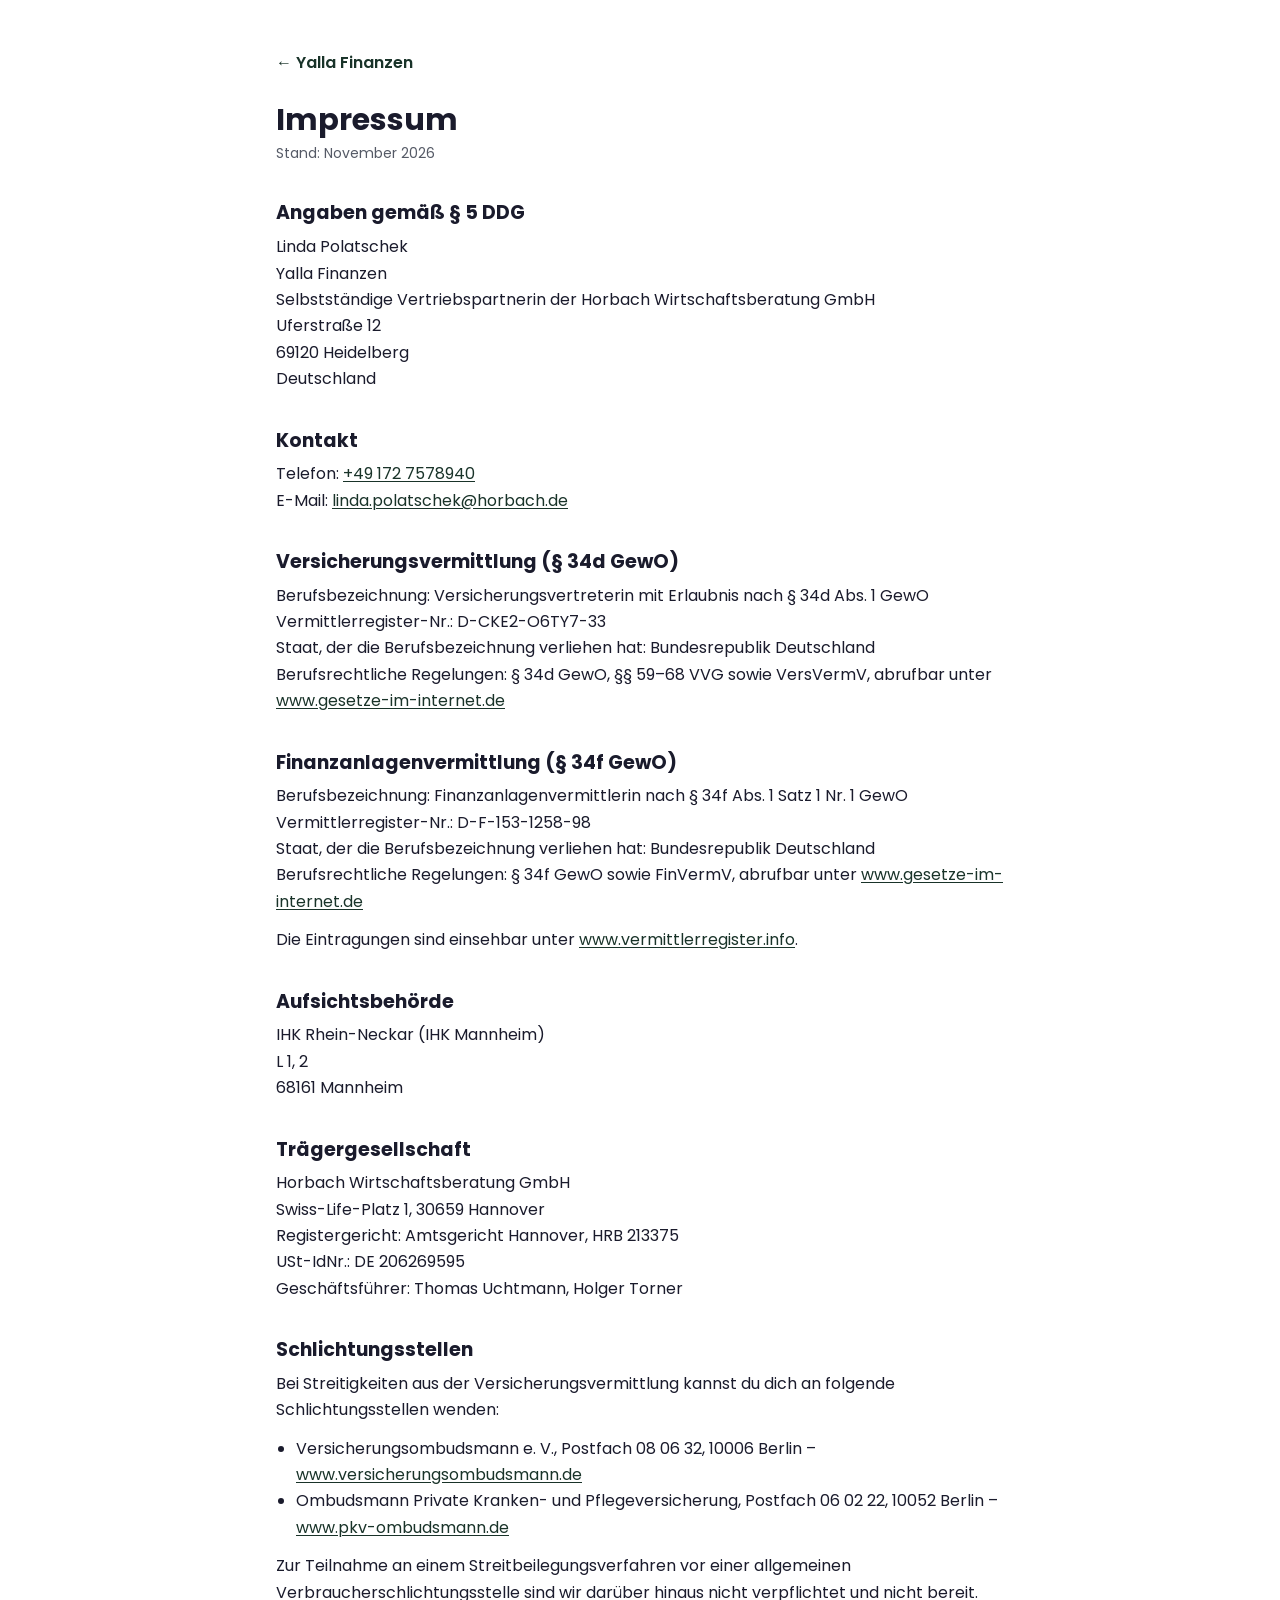
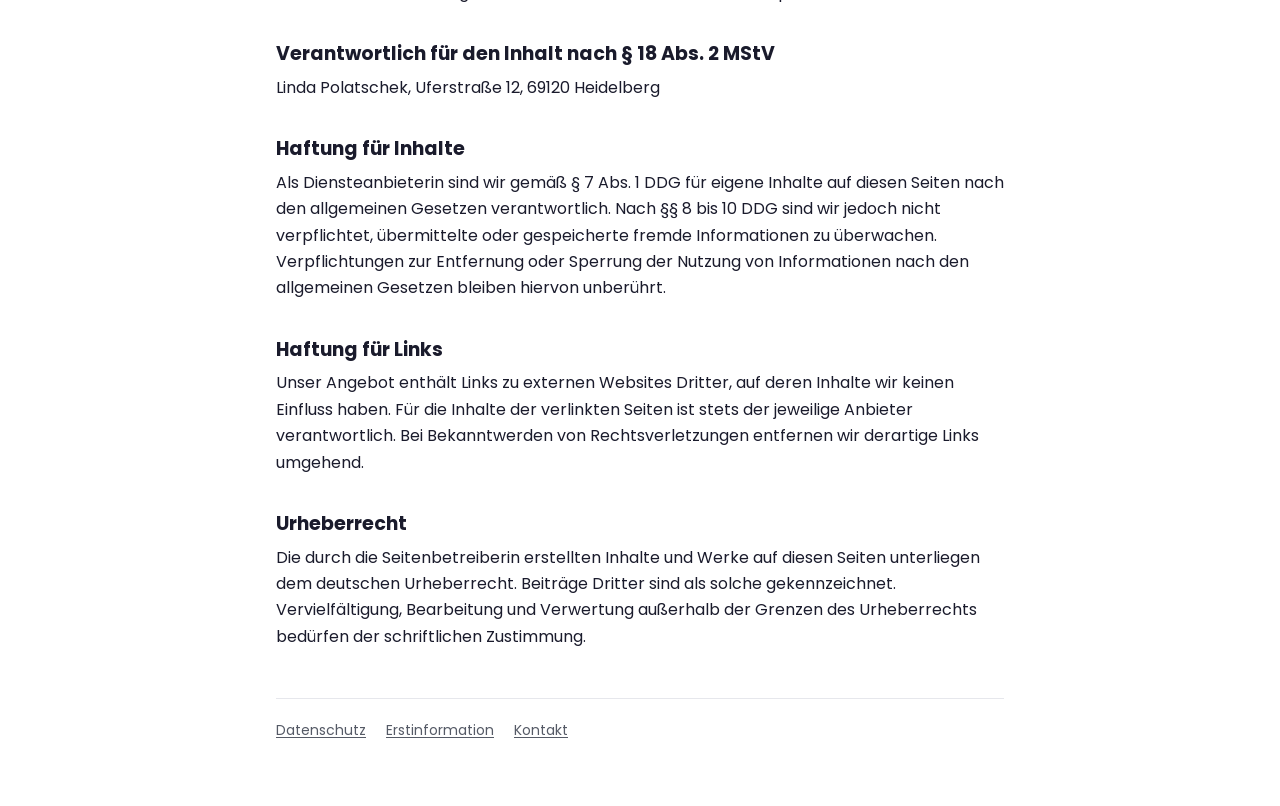
<file: impressum.html>
<!doctype html>
<html lang="de"><head><meta charset="utf-8"><meta name="viewport" content="width=device-width, initial-scale=1">
<title>Impressum – Yalla Finanzen</title><link rel="icon" href="favicon.svg" type="image/svg+xml">
<link rel="stylesheet" href="legal.css"></head>
<body><main>
<a class="back" href="/">← Yalla Finanzen</a>
<h1>Impressum</h1>
<p class="stand">Stand: November 2026</p>

<h2>Angaben gemäß § 5 DDG</h2>
<address>
Linda Polatschek<br>
Yalla Finanzen<br>
Selbstständige Vertriebspartnerin der Horbach Wirtschaftsberatung GmbH<br>
Uferstraße 12<br>
69120 Heidelberg<br>
Deutschland
</address>

<h2>Kontakt</h2>
<p>Telefon: <a href="tel:+491727578940">+49 172 7578940</a><br>
E-Mail: <a href="mailto:linda.polatschek@horbach.de">linda.polatschek@horbach.de</a></p>

<h2>Versicherungsvermittlung (§ 34d GewO)</h2>
<p>Berufsbezeichnung: Versicherungsvertreterin mit Erlaubnis nach § 34d Abs. 1 GewO<br>
Vermittlerregister-Nr.: D-CKE2-O6TY7-33<br>
Staat, der die Berufsbezeichnung verliehen hat: Bundesrepublik Deutschland<br>
Berufsrechtliche Regelungen: § 34d GewO, §§ 59–68 VVG sowie VersVermV, abrufbar unter <a href="https://www.gesetze-im-internet.de" target="_blank" rel="noopener">www.gesetze-im-internet.de</a></p>

<h2>Finanzanlagenvermittlung (§ 34f GewO)</h2>
<p>Berufsbezeichnung: Finanzanlagenvermittlerin nach § 34f Abs. 1 Satz 1 Nr. 1 GewO<br>
Vermittlerregister-Nr.: D-F-153-1258-98<br>
Staat, der die Berufsbezeichnung verliehen hat: Bundesrepublik Deutschland<br>
Berufsrechtliche Regelungen: § 34f GewO sowie FinVermV, abrufbar unter <a href="https://www.gesetze-im-internet.de" target="_blank" rel="noopener">www.gesetze-im-internet.de</a></p>
<p>Die Eintragungen sind einsehbar unter <a href="https://www.vermittlerregister.info" target="_blank" rel="noopener">www.vermittlerregister.info</a>.</p>

<h2>Aufsichtsbehörde</h2>
<p>IHK Rhein-Neckar (IHK Mannheim)<br>L 1, 2<br>68161 Mannheim</p>

<h2>Trägergesellschaft</h2>
<p>Horbach Wirtschaftsberatung GmbH<br>
Swiss-Life-Platz 1, 30659 Hannover<br>
Registergericht: Amtsgericht Hannover, HRB 213375<br>
USt-IdNr.: DE 206269595<br>
Geschäftsführer: Thomas Uchtmann, Holger Torner</p>

<h2>Schlichtungsstellen</h2>
<p>Bei Streitigkeiten aus der Versicherungsvermittlung kannst du dich an folgende Schlichtungsstellen wenden:</p>
<ul>
<li>Versicherungsombudsmann e. V., Postfach 08 06 32, 10006 Berlin – <a href="https://www.versicherungsombudsmann.de" target="_blank" rel="noopener">www.versicherungsombudsmann.de</a></li>
<li>Ombudsmann Private Kranken- und Pflegeversicherung, Postfach 06 02 22, 10052 Berlin – <a href="https://www.pkv-ombudsmann.de" target="_blank" rel="noopener">www.pkv-ombudsmann.de</a></li>
</ul>
<p>Zur Teilnahme an einem Streitbeilegungsverfahren vor einer allgemeinen Verbraucherschlichtungsstelle sind wir darüber hinaus nicht verpflichtet und nicht bereit.</p>

<h2>Verantwortlich für den Inhalt nach § 18 Abs. 2 MStV</h2>
<p>Linda Polatschek, Uferstraße 12, 69120 Heidelberg</p>

<h2>Haftung für Inhalte</h2>
<p>Als Diensteanbieterin sind wir gemäß § 7 Abs. 1 DDG für eigene Inhalte auf diesen Seiten nach den allgemeinen Gesetzen verantwortlich. Nach §§ 8 bis 10 DDG sind wir jedoch nicht verpflichtet, übermittelte oder gespeicherte fremde Informationen zu überwachen. Verpflichtungen zur Entfernung oder Sperrung der Nutzung von Informationen nach den allgemeinen Gesetzen bleiben hiervon unberührt.</p>

<h2>Haftung für Links</h2>
<p>Unser Angebot enthält Links zu externen Websites Dritter, auf deren Inhalte wir keinen Einfluss haben. Für die Inhalte der verlinkten Seiten ist stets der jeweilige Anbieter verantwortlich. Bei Bekanntwerden von Rechtsverletzungen entfernen wir derartige Links umgehend.</p>

<h2>Urheberrecht</h2>
<p>Die durch die Seitenbetreiberin erstellten Inhalte und Werke auf diesen Seiten unterliegen dem deutschen Urheberrecht. Beiträge Dritter sind als solche gekennzeichnet. Vervielfältigung, Bearbeitung und Verwertung außerhalb der Grenzen des Urheberrechts bedürfen der schriftlichen Zustimmung.</p>

<footer><a href="datenschutz.html">Datenschutz</a><a href="erstinformation.html">Erstinformation</a><a href="kontakt.html">Kontakt</a></footer>
</main></body></html>
</file>
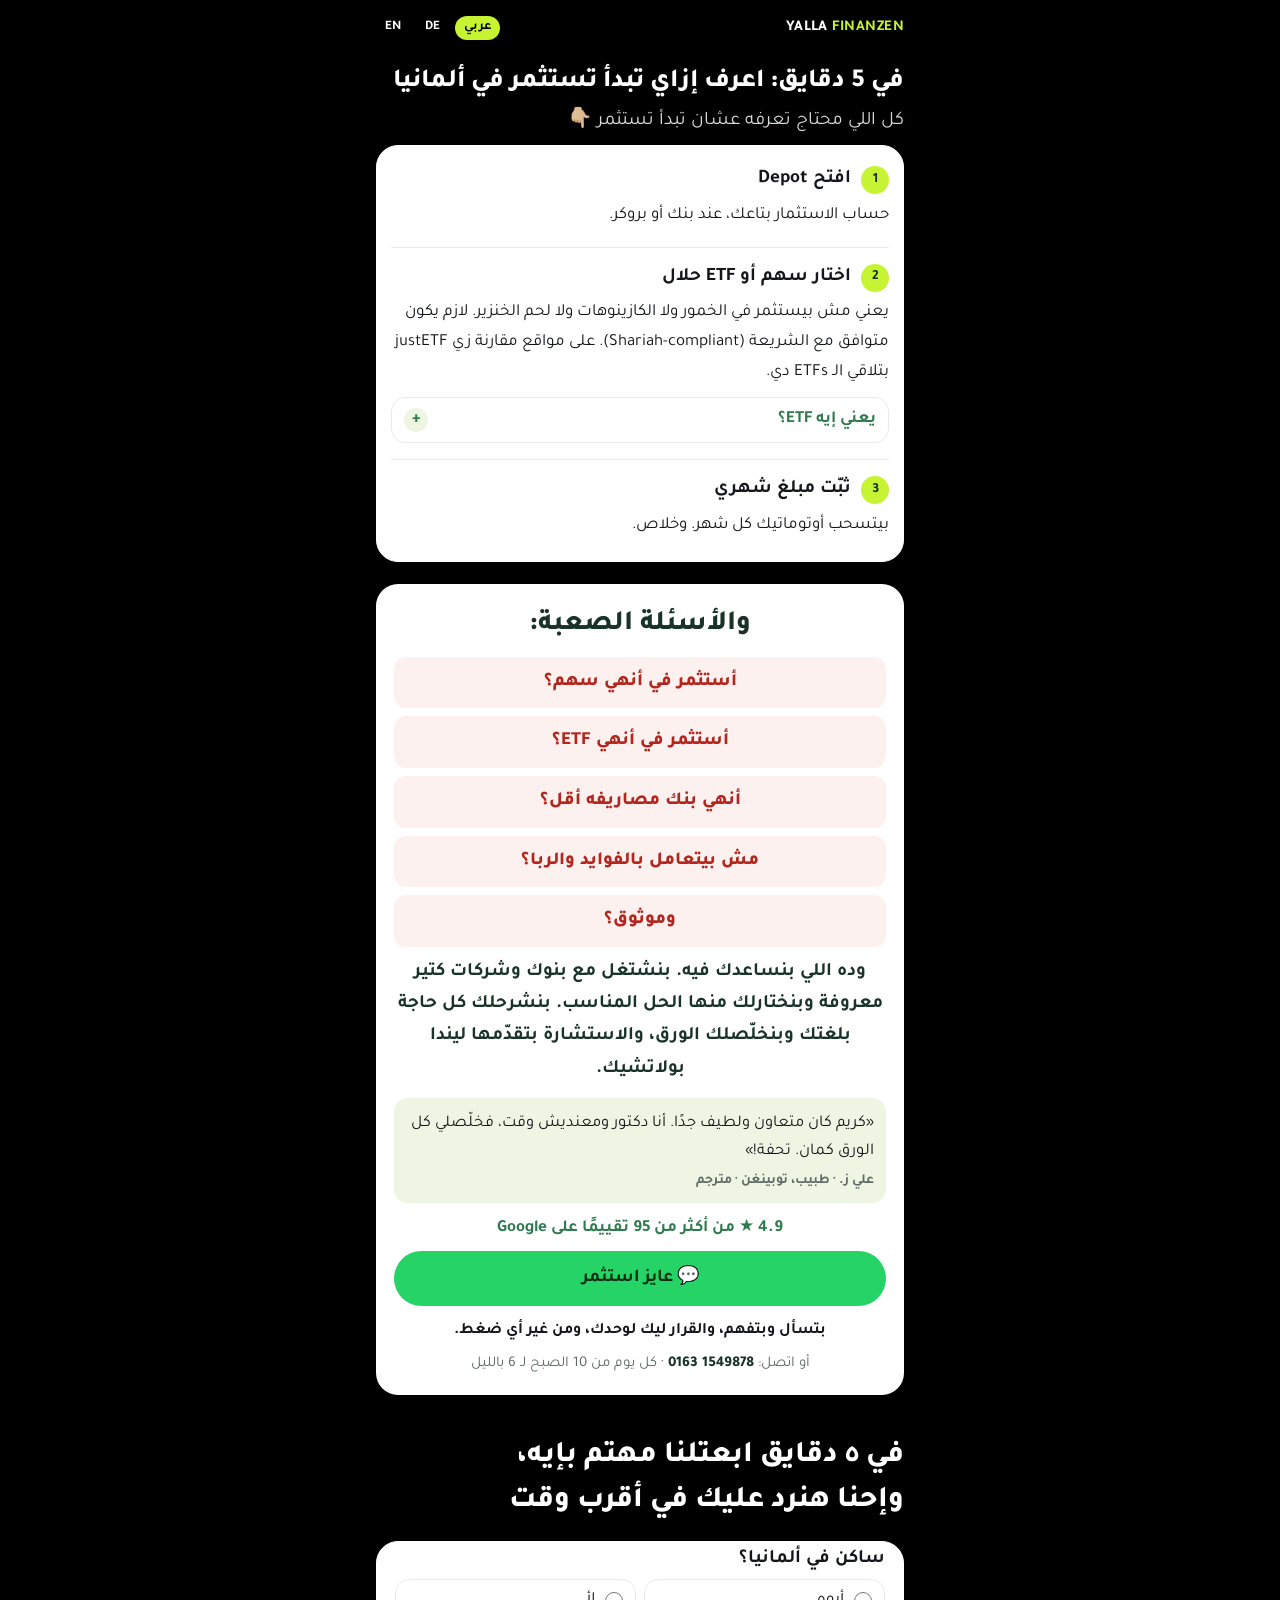
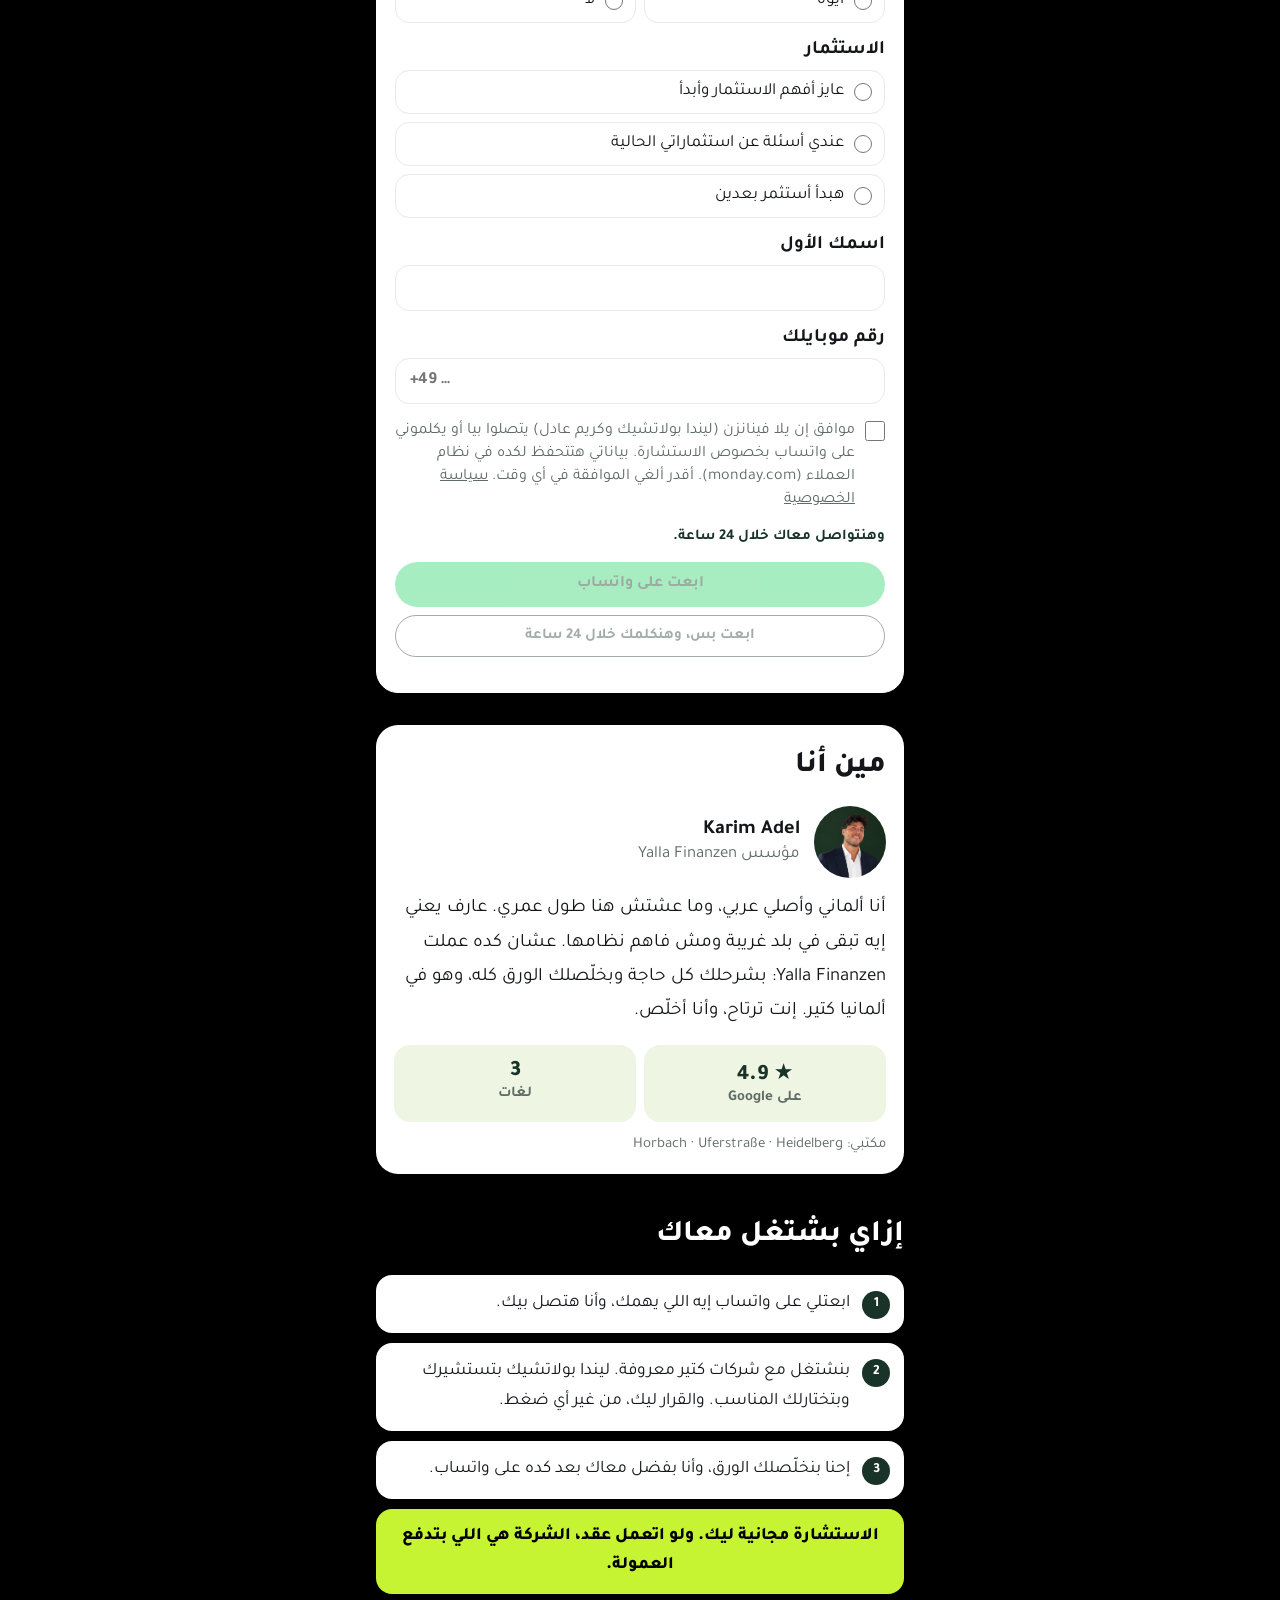
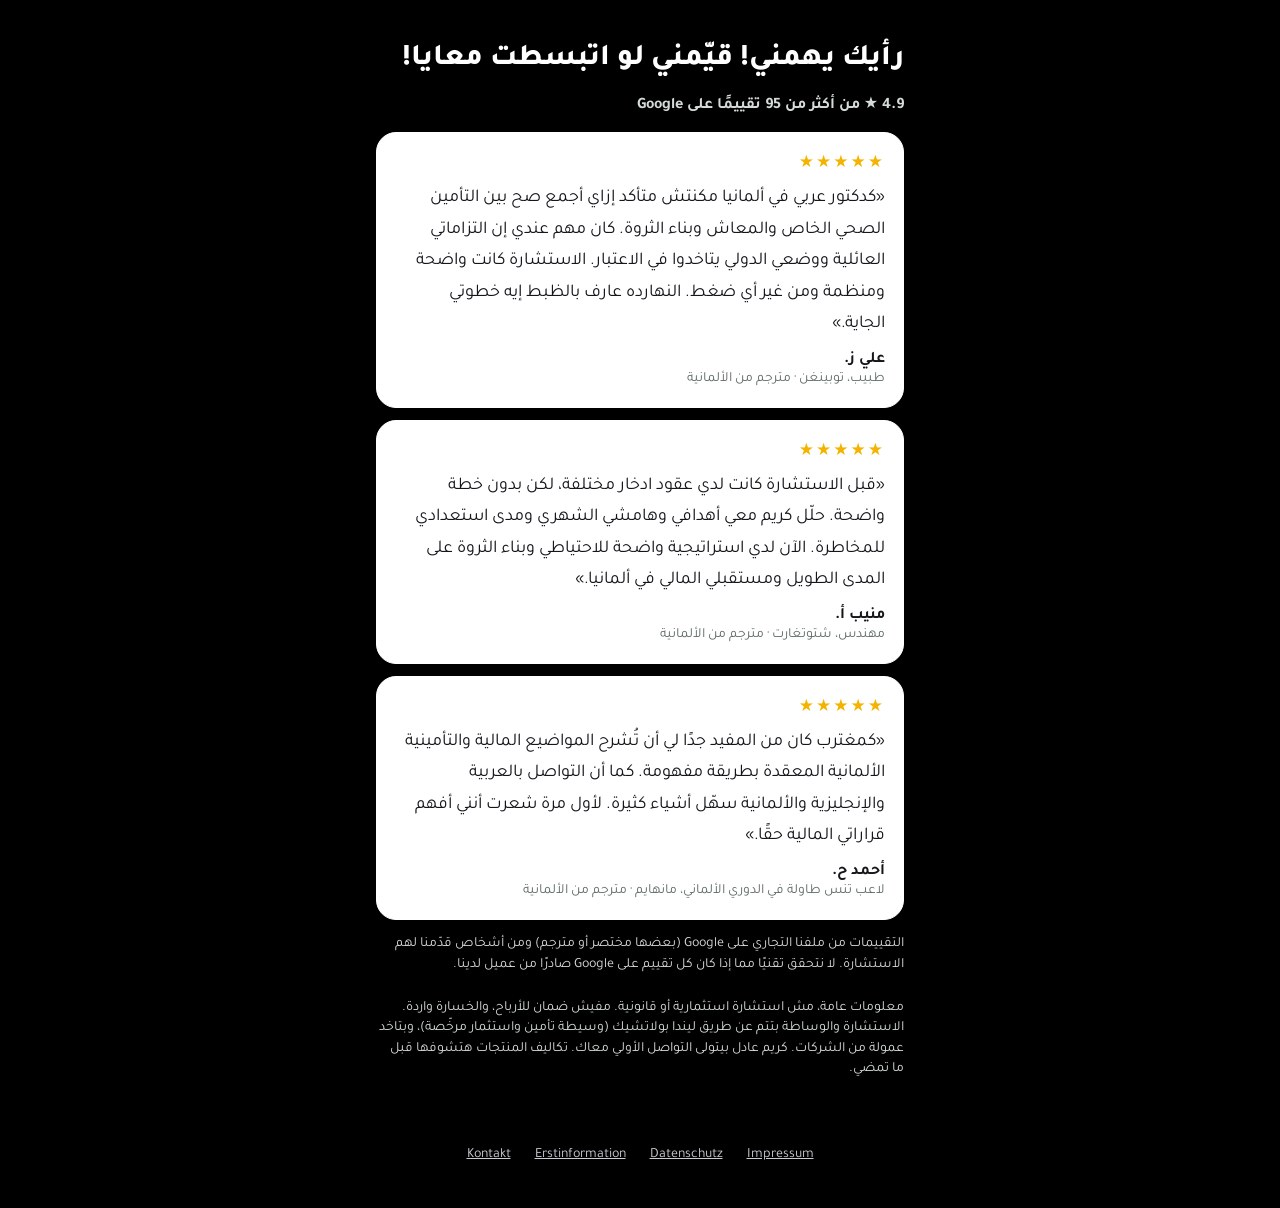
<file: invest.html>
<!doctype html><html lang="ar" dir="rtl"><head><meta charset="utf-8">
<meta name="viewport" content="width=device-width,initial-scale=1,viewport-fit=cover"><meta name="robots" content="noindex">
<title>الاستثمار في ألمانيا</title><link rel="icon" href="favicon.svg"></head><body>
<form name="investieren" data-netlify="true" netlify-honeypot="bot-field" hidden>
<input name="bot-field"><input name="name"><input name="sprache"><input name="in_deutschland"><input name="investieren"><input name="versicherungen"><input name="telefon"><input name="einwilligung"><input name="einwilligung_zeit"><input name="datenschutz_stand"><input name="kanal">
</form>


<style>
@font-face{font-family:Tajawal;font-style:normal;font-display:swap;font-weight:400;src:url(fonts/tajawal-arabic-400-normal.woff2) format('woff2');unicode-range:U+0600-06FF,U+0750-077F,U+0870-088E,U+0890-0891,U+0897-08E1,U+08E3-08FF,U+200C-200E,U+2010-2011,U+204F,U+2E41,U+FB50-FDFF,U+FE70-FE74,U+FE76-FEFC}
@font-face{font-family:Tajawal;font-style:normal;font-display:swap;font-weight:500;src:url(fonts/tajawal-arabic-500-normal.woff2) format('woff2');unicode-range:U+0600-06FF,U+0750-077F,U+0870-088E,U+0890-0891,U+0897-08E1,U+08E3-08FF,U+200C-200E,U+2010-2011,U+204F,U+2E41,U+FB50-FDFF,U+FE70-FE74,U+FE76-FEFC}
@font-face{font-family:Tajawal;font-style:normal;font-display:swap;font-weight:700;src:url(fonts/tajawal-arabic-700-normal.woff2) format('woff2');unicode-range:U+0600-06FF,U+0750-077F,U+0870-088E,U+0890-0891,U+0897-08E1,U+08E3-08FF,U+200C-200E,U+2010-2011,U+204F,U+2E41,U+FB50-FDFF,U+FE70-FE74,U+FE76-FEFC}
@font-face{font-family:Tajawal;font-style:normal;font-display:swap;font-weight:800;src:url(fonts/tajawal-arabic-800-normal.woff2) format('woff2');unicode-range:U+0600-06FF,U+0750-077F,U+0870-088E,U+0890-0891,U+0897-08E1,U+08E3-08FF,U+200C-200E,U+2010-2011,U+204F,U+2E41,U+FB50-FDFF,U+FE70-FE74,U+FE76-FEFC}
@font-face{font-family:Tajawal;font-style:normal;font-display:swap;font-weight:400;src:url(fonts/tajawal-latin-400-normal.woff2) format('woff2');unicode-range:U+0000-00FF,U+0131,U+0152-0153,U+02BB-02BC,U+02C6,U+02DA,U+02DC,U+0304,U+0308,U+0329,U+2000-206F,U+20AC,U+2122,U+2191,U+2193,U+2212,U+2215,U+FEFF,U+FFFD}
@font-face{font-family:Tajawal;font-style:normal;font-display:swap;font-weight:500;src:url(fonts/tajawal-latin-500-normal.woff2) format('woff2');unicode-range:U+0000-00FF,U+0131,U+0152-0153,U+02BB-02BC,U+02C6,U+02DA,U+02DC,U+0304,U+0308,U+0329,U+2000-206F,U+20AC,U+2122,U+2191,U+2193,U+2212,U+2215,U+FEFF,U+FFFD}
@font-face{font-family:Tajawal;font-style:normal;font-display:swap;font-weight:700;src:url(fonts/tajawal-latin-700-normal.woff2) format('woff2');unicode-range:U+0000-00FF,U+0131,U+0152-0153,U+02BB-02BC,U+02C6,U+02DA,U+02DC,U+0304,U+0308,U+0329,U+2000-206F,U+20AC,U+2122,U+2191,U+2193,U+2212,U+2215,U+FEFF,U+FFFD}
@font-face{font-family:Tajawal;font-style:normal;font-display:swap;font-weight:800;src:url(fonts/tajawal-latin-800-normal.woff2) format('woff2');unicode-range:U+0000-00FF,U+0131,U+0152-0153,U+02BB-02BC,U+02C6,U+02DA,U+02DC,U+0304,U+0308,U+0329,U+2000-206F,U+20AC,U+2122,U+2191,U+2193,U+2212,U+2215,U+FEFF,U+FFFD}
.rvn{font-size:14px;line-height:1.5;opacity:.85;margin-top:14px}
.b.b2{background:transparent;color:var(--v);border:1.5px solid var(--v);font-size:15px;padding:11px}
#fn{font:inherit;font-size:17px;padding:12px 14px;border:1.5px solid var(--line);border-radius:14px}
#fn:focus{outline:2px solid var(--g);border-color:var(--g)}
/* Formular im dunklen Design (Variante c) mit dunkler Schrift auf weißer Karte */
body.c .fp{color:var(--t)}
.legal-links{display:flex;justify-content:center;flex-wrap:wrap;gap:0 12px;padding:16px 16px 32px;font-size:14px}
.legal-links a{color:#555a66;padding:12px 6px}
body.c .legal-links a{color:#c9ccd3}
.ok a{color:inherit}
/* Layout: one narrow white column, video first, then a tappable 4-step list; step 1 holds the WhatsApp/Instagram questionnaire. Single light look by choice (Karim: nur weißer Hintergrund). */
@font-face{font-family:A;font-weight:400;src:url(fonts/ibm-plex-sans-arabic-arabic-400-normal.woff2)}
@font-face{font-family:A;font-weight:600;src:url(fonts/ibm-plex-sans-arabic-arabic-600-normal.woff2)}
@font-face{font-family:A;font-weight:700;src:url(fonts/ibm-plex-sans-arabic-arabic-700-normal.woff2)}
:root{--v:#193329;--l:#c6f432;--g:#2f7a4f;--t:#14161a;--m:#5f6b66;--line:#e6ebe8;--tint:#eef5e3;--bg:#ffffff;--wa:#25d366;color-scheme:light}
*{box-sizing:border-box;margin:0;padding:0}
[hidden]{display:none!important}
.ins{display:flex;flex-direction:column;gap:14px;margin-bottom:40px}
.box{border:1.5px solid var(--line);border-radius:22px;padding:0 18px;background:var(--bg);box-shadow:0 8px 24px rgba(25,51,41,.07)}
.box>summary{padding:18px 0}
.box .nm{flex:1;min-width:0}
.box .nm b{display:block;font-size:20px;line-height:1.3;hyphens:auto;-webkit-hyphens:auto;overflow-wrap:anywhere}
.box .nm i{font-style:normal;font-size:13px;font-weight:700;color:var(--g);background:var(--tint);padding:2px 8px;border-radius:99px;margin-inline-start:6px;vertical-align:middle}
.box .nm span{display:block;font-size:15px;color:var(--m);margin-top:3px;line-height:1.4}
.ar .box .nm b{font-size:22px;line-height:1.45}.ar .box .nm span{font-size:17px;line-height:1.55}
.box .body{padding:0 0 20px;display:flex;flex-direction:column;gap:14px}
.box .qq{font-weight:800;font-size:18px;color:var(--v)}.ar .box .qq{font-size:20px}
.big{background:var(--v);color:var(--l);font-weight:800;font-size:20px;line-height:1.35;border-radius:16px;padding:16px}
.ar .big{font-size:22px;line-height:1.55}
.box .body p{font-size:17px;line-height:1.6;color:var(--t)}.ar .box .body p{font-size:19px;line-height:1.8}
.fix{display:flex;gap:10px;background:var(--tint);border-radius:16px;padding:16px;font-weight:700;font-size:17px;line-height:1.55;color:var(--v)}
.ar .fix{font-size:19px;line-height:1.75}
.fix .ck{flex:none;width:26px;height:26px;border-radius:50%;background:var(--g);color:var(--bg);display:flex;align-items:center;justify-content:center;font-size:15px}
h1.top{font-size:34px;line-height:1.15;margin:8px 0 10px;hyphens:auto;-webkit-hyphens:auto;overflow-wrap:break-word}.ar h1.top{font-size:38px;line-height:1.5}
h2.sec{font-size:28px;font-weight:800;line-height:1.3;margin:0 0 16px;color:var(--t);text-wrap:balance}.ar h2.sec{font-size:30px;line-height:1.5}
.lead2{font-size:17px;color:var(--m);margin:0 0 20px}.ar .lead2{font-size:19px}
.rev{margin:44px 0 8px}.rev .sub{color:var(--m);font-size:16px;margin:-6px 0 16px;font-weight:600}.rc{border:1.5px solid var(--line);border-radius:20px;padding:18px;margin-bottom:12px;background:#fff}.rc .st{color:#f5b301;font-size:17px;letter-spacing:2px}.rc p{font-size:17px;line-height:1.6;margin:8px 0 10px}.ar .rc p{font-size:18px;line-height:1.75}.rc.rtop{margin:0 0 26px}details.etf+details.etf{margin-top:8px}.rc b{display:block;font-size:16px}.rc span{color:var(--m);font-size:14px}
.crd{border:1.5px solid var(--line);border-radius:22px;background:#fff;box-shadow:0 10px 30px rgba(25,51,41,.08);margin-bottom:16px;padding:0 12px}.crd>summary{padding:22px 0;gap:12px}.crd>summary h2{flex:1;min-width:0;font-size:22px;font-weight:800;line-height:1.35;text-wrap:balance}.ar .crd>summary h2{font-size:24px;line-height:1.5}.crd[open]>summary{border-bottom:1.5px solid var(--line);margin-bottom:18px}.bigb{padding-bottom:14px}.bigb .panel{box-shadow:none;border:0;padding:0}.bigb .ins,.bigb .inv,.bigb .planwrap{margin-bottom:0}.bigb .b.go.top-go{margin:18px 0 0}#fw{margin-top:44px}
.em{flex:none;width:52px;height:52px;border-radius:16px;background:var(--tint);display:flex;align-items:center;justify-content:center;font-size:28px;line-height:1}.em i{font-style:normal;display:block;animation:emf 2.6s ease-in-out infinite}.crd[open]>summary .em i{animation:emp .8s cubic-bezier(.3,1.6,.5,1) 1}.c-start[open]>summary .em i{animation:emr .9s ease-out 1}details[open]>summary .ico svg,details[open]>summary .ico img{animation:emp .6s cubic-bezier(.3,1.6,.5,1) 1}
@keyframes emf{0%,100%{transform:translateY(0)}50%{transform:translateY(-4px)}}@keyframes emp{0%{transform:scale(1) rotate(0)}35%{transform:scale(1.45) rotate(-14deg)}65%{transform:scale(.92) rotate(10deg)}100%{transform:scale(1) rotate(0)}}@keyframes emr{0%{transform:translate(0,0)}45%{transform:translate(10px,-22px) scale(1.3);opacity:1}46%{transform:translate(-10px,22px) scale(.7);opacity:0}100%{transform:translate(0,0);opacity:1}}
.ico i.e{font-style:normal;font-size:27px;line-height:1;display:block;animation-duration:2.8s;animation-timing-function:ease-in-out;animation-iteration-count:infinite}details[open]>summary .ico i.e{animation-duration:.9s}
.e.sway{animation-name:ksway;transform-origin:50% 90%}.e.beat{animation-name:kbeat}.e.drive{animation-name:kdrive}.e.tilt{animation-name:ktilt;transform-origin:50% 20%}.e.hop{animation-name:khop}.e.talk{animation-name:ktalk;transform-origin:20% 90%}.e.pop{animation-name:kpop}.e.coin{animation-name:kcoin}.e.shake{animation-name:kshake}
@keyframes ksway{0%,100%{transform:rotate(-12deg)}50%{transform:rotate(12deg)}}@keyframes kbeat{0%,100%{transform:scale(1)}15%{transform:scale(1.25)}30%{transform:scale(1)}45%{transform:scale(1.18)}60%{transform:scale(1)}}@keyframes kdrive{0%,100%{transform:translateX(-6px)}50%{transform:translateX(6px) translateY(-1px)}}@keyframes ktilt{0%,100%{transform:rotate(-10deg)}50%{transform:rotate(10deg)}}@keyframes khop{0%,60%,100%{transform:translateY(0) scale(1)}30%{transform:translateY(-6px) scale(1.06)}45%{transform:translateY(0) scale(1.08,.92)}}@keyframes ktalk{0%,100%{transform:scale(1) rotate(0)}50%{transform:scale(1.15) rotate(-8deg)}}@keyframes kpop{0%,70%,100%{transform:scale(1)}35%{transform:scale(1.3) rotate(8deg)}}@keyframes kcoin{0%,100%{transform:rotateY(0)}50%{transform:rotateY(180deg)}}@keyframes kshake{0%,100%{transform:rotate(0) translateY(0)}25%{transform:rotate(-10deg) translateY(-2px)}75%{transform:rotate(10deg) translateY(2px)}}
.ico,.em{position:relative}.ico i.e.drive{animation-name:kdrive2;animation-duration:.35s}
.wind{position:absolute;right:4px;top:50%;width:13px;height:14px;margin-top:-4px;background:linear-gradient(var(--g),var(--g)) 0 0/13px 2px no-repeat,linear-gradient(var(--g),var(--g)) 4px 6px/9px 2px no-repeat,linear-gradient(var(--g),var(--g)) 1px 12px/11px 2px no-repeat;animation:kwind .55s linear infinite}
@keyframes kdrive2{0%,100%{transform:translate(-6px,0)}50%{transform:translate(-6px,-1.5px)}}@keyframes kwind{0%{transform:translateX(-7px);opacity:0}35%{opacity:.9}100%{transform:translateX(6px);opacity:0}}
.zap{position:absolute;top:-10px;inset-inline-start:-8px;font-size:22px;line-height:1;font-style:normal;animation:kzap 1.5s linear infinite;transform-origin:50% 0}
@keyframes kzap{0%,100%{opacity:0;transform:scale(.4) rotate(-15deg) translateY(-6px)}8%{opacity:1;transform:scale(1.35) rotate(8deg) translateY(2px)}16%{opacity:.25;transform:scale(1.1) rotate(-6deg)}24%{opacity:1;transform:scale(1.25) rotate(6deg) translateY(3px)}55%{opacity:1;transform:scale(1) rotate(0)}75%{opacity:0;transform:scale(.8) translateY(4px)}}
.callw{display:block;text-align:center;margin-top:12px;color:var(--g);font-weight:700;font-size:16px;text-decoration:underline}.ar .callw{font-size:18px}
.callb{display:block;text-align:center;text-decoration:none;line-height:1.4}.inv .callb{margin:16px 0 0}
.ckh{display:flex;align-items:center;gap:14px;padding:18px 0 12px}.ckb{display:flex;gap:8px;flex-wrap:wrap;padding-bottom:12px}.ckb button{flex:1 1 0;min-width:96px;line-height:1.35;font:inherit;font-weight:700;font-size:16px;padding:13px 8px;border-radius:14px;border:1.5px solid var(--line);background:var(--bg);color:var(--t);cursor:pointer}.ar .ckb button{font-size:18px}.ckb button.on{background:var(--g);border-color:var(--g);color:#fff}.ckb button.on.no{background:#b3261e;border-color:#b3261e}.box.chk{padding-bottom:14px}.box.chk .etf .big{margin:0 0 10px}.box.chk .etf p{margin:0}
.res{margin:6px 0 36px}.rl{text-align:center;color:var(--m);font-weight:600;font-size:16px}.ar .rl{font-size:18px}.rbox{background:var(--v);color:#fff;border-radius:22px;padding:22px 18px;text-align:center}.rn{font-size:28px;font-weight:800;color:var(--l);line-height:1.4}.rm{display:flex;flex-wrap:wrap;gap:8px;justify-content:center;margin:12px 0 4px}.rm span{background:rgba(255,255,255,.12);border-radius:99px;padding:7px 14px;font-weight:700;font-size:15px}.ar .rm span{font-size:17px}.rq{font-size:17px;line-height:1.6;margin:14px 0 16px;opacity:.95}.ar .rq{font-size:19px;line-height:1.75}.rp{font-weight:700;color:var(--l);font-size:15px;margin:0 0 12px}.ar .rp{font-size:17px}.rbox .b.wa{display:block;text-decoration:none;font-size:18px;padding:15px;line-height:1.4}
.sv{margin-bottom:36px}.svl{display:flex;gap:12px;align-items:center;font-weight:700;font-size:18px;padding:12px 0;border-bottom:1.5px solid var(--line)}.ar .svl{font-size:20px}.svl:last-child{border:0}.ck2{flex:none;width:28px;height:28px;border-radius:50%;background:var(--l);color:var(--v);display:flex;align-items:center;justify-content:center;font-size:15px}
.d .inv,.c .res{margin-bottom:40px}.inv>.b.go{margin-top:18px}
details.etf.fear>summary{color:#b3261e;font-size:17px;line-height:1.45;gap:10px;align-items:flex-start}.ar details.etf.fear>summary{font-size:19px;line-height:1.6}.fear p+p{margin-top:10px!important}.fear .pl{flex:none}
.ab,.fq{margin-bottom:40px}.abh{display:flex;align-items:center;gap:14px}.abf{flex:none;width:72px;height:72px;border-radius:50%;overflow:hidden;background:var(--tint)}.abf img{width:100%;height:100%;object-fit:cover;object-position:50% 15%}.abh b{display:block;font-size:20px}.abh span{display:block;color:var(--m);font-size:15px;line-height:1.5}.ar .abh span{font-size:17px}.abp{font-size:17px;line-height:1.65;margin:14px 0 16px}.ar .abp{font-size:19px;line-height:1.8}.abs{display:grid;grid-template-columns:repeat(3,1fr);gap:8px}.abs div{background:var(--tint);border-radius:16px;padding:14px 6px;text-align:center}.abs b{display:block;font-size:22px;font-weight:800;color:var(--v)}.abs span{font-size:13px;color:var(--m);font-weight:600}.ar .abs span{font-size:15px}
.fq details.etf+details.etf{margin-top:8px}
.hot{background:var(--v);color:#fff;border-radius:24px;padding:26px 18px;text-align:center;margin:28px 0 8px}.hl{font-weight:700;font-size:17px;color:var(--l)}.ar .hl{font-size:19px}.hn{display:block;color:#fff;text-decoration:none;font-size:40px;font-weight:800;letter-spacing:.5px;margin:6px 0 2px;user-select:all;-webkit-user-select:all}.hh{opacity:.85;font-size:15px;margin-bottom:16px}.ar .hh{font-size:17px}.hot .b.wa{display:block;text-decoration:none;font-size:18px;padding:15px;line-height:1.4}.ho{margin-top:18px;padding-top:16px;border-top:1px solid rgba(255,255,255,.18);font-size:15px}.ho b{display:block;color:var(--l);margin-bottom:2px}.ho span{opacity:.9}
.c .ins{gap:8px}.c .box.chk{padding:0 12px;border-radius:16px;box-shadow:none}.c .ckh{padding:9px 0;gap:10px;cursor:pointer}.c .chk .ico{width:38px;height:38px;border-radius:11px}.c .chk .ico i.e{font-size:21px}.c .chk .nm b{font-size:15.5px;line-height:1.35}.ar.c .chk .nm b{font-size:16.5px;line-height:1.45}.c .chk .nm i{font-size:10.5px;padding:1px 6px;margin-inline-start:4px}.c .ckb{flex:none;flex-wrap:nowrap;gap:5px;padding:0}.c .ckb button{flex:none;min-width:40px;height:38px;padding:0 9px;font-size:15px;border-radius:11px}.ar.c .ckb button{font-size:15px}.c .ckb button.t{font-size:12.5px;font-weight:800}.c .chk .more2{display:none;padding:2px 0 12px}.c .chk.open .more2{display:block}.c .chk .fqq{color:#b3261e;font-weight:700;font-size:16px;line-height:1.5;margin-bottom:10px}.ar.c .chk .fqq{font-size:18px;line-height:1.6}.c .chk .big{font-size:17px;padding:12px;border-radius:12px;margin-bottom:10px}.ar.c .chk .big{font-size:18px}.c .chk .more2 p{font-size:15.5px;line-height:1.6;color:var(--t)}.ar.c .chk .more2 p{font-size:17px;line-height:1.75}.c .chk .more2 p+p{margin-top:8px}.c .chk .cv{flex:none;transition:transform .2s;color:var(--m);font-size:12px}.c .chk.open .cv{transform:rotate(180deg)}.c .lead2{margin-bottom:12px}.c .wind{display:none}
.planwrap{margin-bottom:44px}
.b.go{background:var(--g);color:var(--bg);font-size:18px;padding:15px;width:100%;margin-top:4px}.b.go.top-go{margin:6px 0 44px}.b.go.after-go{margin-top:18px}details.nox summary{cursor:default}.ar .b.go{font-size:20px}
.inv .b.go{margin-top:16px}details.pr summary{padding:2px 0;color:var(--t)}details.pr summary h3{flex:1}details.pr p{margin-top:8px}
.formwrap{margin:8px 0 32px;scroll-margin-top:16px}.fp{padding:20px 18px}
.ar legend{font-size:19px}.ar .opt{font-size:17px}.ar label.f{font-size:19px}.ar .ok{font-size:16px}

.inv{margin-bottom:32px}
.inv>ol{list-style:none;display:flex;flex-direction:column;gap:0;border:1.5px solid var(--line);border-radius:22px;padding:8px 18px;box-shadow:0 10px 30px rgba(25,51,41,.08)}
.inv>ol>li{display:flex;gap:14px;padding:26px 0;border-bottom:1.5px solid var(--line)}.inv>ol>li:last-child{border:0}
.in{flex:none;width:32px;height:32px;border-radius:50%;background:var(--l);color:var(--v);font-weight:700;display:flex;align-items:center;justify-content:center}
.ib{flex:1;min-width:0}.ib h3{font-size:18px;font-weight:700;line-height:1.3}.ar .ib h3{font-weight:700;line-height:1.5;font-size:22px}
.ib p{font-size:17px;color:var(--m);margin-top:6px;line-height:1.55}
.ar .ib p{font-size:19px;line-height:1.7}
.ib ul{list-style:none;display:flex;flex-direction:column;gap:6px;margin-top:8px}
.ib ul li{background:var(--tint);border-radius:12px;padding:12px 14px;font-weight:700;font-size:17px;color:var(--v)}
.ar .ib ul li{font-size:19px;line-height:1.6}
details.etf{margin-top:10px;border:1.5px solid var(--line);border-radius:14px;padding:0 12px}
details.etf summary{display:flex;justify-content:space-between;align-items:center;padding:14px 0;font-weight:700;color:var(--g);font-size:18px;cursor:pointer;list-style:none}
details.etf summary::-webkit-details-marker{display:none}
.pl{width:24px;height:24px;border-radius:50%;background:var(--tint);display:flex;align-items:center;justify-content:center;transition:transform .2s}
details.etf[open]>summary .pl{transform:rotate(45deg)}
details.etf p{padding-bottom:14px;margin-top:0;font-size:17px;line-height:1.6}
.ar details.etf p{font-size:19px;line-height:1.75}
.ar details.etf summary{font-size:20px}

.gh{font-size:22px;font-weight:800;margin:4px 0 12px;color:var(--v)}.ar .gh{font-weight:700}
.tiles{display:grid;grid-template-columns:1fr 1fr;gap:10px;margin-bottom:28px}
.tile{display:flex;align-items:center;gap:10px;background:var(--tint);border:1.5px solid #dcebc6;border-radius:16px;padding:12px;min-width:0}
.tile span{font-weight:700;font-size:15px;line-height:1.3;min-width:0;hyphens:auto;-webkit-hyphens:auto;overflow-wrap:anywhere}.ar .tile span{font-weight:700;font-size:17px}
.ti{flex:none;width:36px;height:36px;border-radius:10px;background:var(--bg);display:flex;align-items:center;justify-content:center}.ti svg{width:20px;height:20px}
body{background:var(--bg);color:var(--t);font-family:Inter,-apple-system,system-ui,"Segoe UI",Roboto,A,sans-serif}
.ar{font-family:Tajawal,A,-apple-system,system-ui,sans-serif}
.wrap{max-width:560px;margin:0 auto;padding-block:0 40px;padding-left:max(16px,env(safe-area-inset-left,0px));padding-right:max(16px,env(safe-area-inset-right,0px))}
header{display:flex;justify-content:space-between;align-items:center;padding:16px 0}
.brand{font-weight:800;letter-spacing:.03em;font-size:15px}.brand b{color:var(--g)}
.lg{display:flex;gap:6px}.lg a{font-size:13px;font-weight:600;color:var(--m);text-decoration:none;padding:4px 9px;border-radius:99px}.lg a.on{background:var(--v);color:var(--bg)}
.vid{position:relative;border-radius:24px;overflow:hidden;background:var(--v);aspect-ratio:9/16;max-width:100%;max-height:78vh;margin:8px auto 24px;box-shadow:0 14px 40px rgba(25,51,41,.18)}
.vid video{width:100%;height:100%;object-fit:cover;display:block}
/* Video-Kasten erst zeigen, wenn ein Video wirklich lädt – sonst springt die Seite (CLS) */
.vid:not(.ready){display:none}
.snd{position:absolute;bottom:14px;inset-inline-start:14px;background:var(--l);color:var(--v);border:0;font:inherit;font-weight:700;font-size:15px;padding:10px 16px;border-radius:99px;cursor:pointer}
h1{font-size:46px;line-height:1.02;font-weight:800;letter-spacing:-.03em;text-wrap:balance}
.ar h1{font-weight:800;letter-spacing:0;line-height:1.35;font-size:52px}
h1 em{font-style:normal;color:var(--g);display:block}
.lead{font-size:17px;color:var(--m);margin:12px 0 18px}
.panel{background:var(--bg);border:1.5px solid var(--line);border-radius:22px;padding:6px 18px;box-shadow:0 10px 30px rgba(25,51,41,.08)}
.panel details{border-bottom:1.5px solid var(--line)}.panel details:last-child{border:0}
summary{list-style:none;display:flex;align-items:center;gap:14px;padding:20px 0;cursor:pointer}
summary::-webkit-details-marker{display:none}
summary:focus-visible{outline:2px solid var(--g);outline-offset:2px;border-radius:12px}
.n{flex:none;width:32px;height:32px;border-radius:50%;background:var(--v);color:var(--bg);font-weight:700;display:flex;align-items:center;justify-content:center}
details.first .n{background:var(--l);color:var(--v)}
.ico{flex:none;width:50px;height:50px;border-radius:14px;background:var(--tint);display:flex;align-items:center;justify-content:center;overflow:hidden}
.ico svg{width:26px;height:26px}.ico img{width:100%;height:100%;object-fit:cover;object-position:50% 15%}
summary h3{flex:1;min-width:0;font-size:19px;font-weight:700;line-height:1.25}.ar summary h3{font-weight:700;line-height:1.5;font-size:22px}
.chev{flex:none;width:28px;height:28px;border-radius:50%;background:var(--tint);color:var(--v);display:flex;align-items:center;justify-content:center;font-weight:700;transition:transform .2s}
details[open]>summary .chev{transform:rotate(180deg)}
.more{padding:0 0 16px;font-size:16px;line-height:1.55;color:var(--m)}
.ar .more{font-size:19px;line-height:1.7}
.hint{font-size:13px;color:var(--m);text-align:center;margin-top:10px}
/* form */
form{display:flex;flex-direction:column;gap:16px;color:var(--t)}
fieldset{border:0;display:flex;flex-direction:column;gap:8px}
legend{font-weight:700;font-size:16px;margin-bottom:8px}
.opt{display:flex;align-items:center;gap:10px;border:1.5px solid var(--line);border-radius:14px;padding:11px 12px;font-size:15px;cursor:pointer}
.opt:has(input:checked){border-color:var(--g);background:var(--tint)}
.opt input{accent-color:var(--g);width:18px;height:18px;flex:none}
.row2{display:grid;grid-template-columns:1fr 1fr;gap:8px}
label.f{font-weight:700;font-size:16px;display:flex;flex-direction:column;gap:8px}
input[type=tel]{font:inherit;font-size:17px;padding:12px 14px;border:1.5px solid var(--line);border-radius:14px;direction:ltr;text-align:start}
input[type=tel]:focus{outline:2px solid var(--g);border-color:var(--g)}
.ok{display:flex;gap:10px;align-items:flex-start;font-size:14px;line-height:1.45;color:var(--m);cursor:pointer}
.ok input{accent-color:var(--g);width:20px;height:20px;flex:none;margin-top:1px}
.note{font-weight:600;color:var(--v);font-size:15px}
.btns{display:flex;flex-direction:column;gap:8px}
.b:not(body){display:block;text-align:center;font:inherit;font-weight:700;font-size:16px;padding:13px;border-radius:99px;border:0;cursor:pointer;text-decoration:none}
.b.wa{background:var(--wa);color:#0b2e13}.b.ig{background:var(--v);color:var(--bg)}

.hp{position:absolute;width:1px;height:1px;overflow:hidden;clip-path:inset(50%);opacity:0;pointer-events:none}
.done{font-size:17px;font-weight:600;color:var(--v);background:var(--tint);border-radius:14px;padding:16px;line-height:1.5}
.b[aria-disabled=true]{opacity:.4}
.msg{font-size:13px;color:var(--g);min-height:1em;text-align:center}
.wafb{display:flex;flex-direction:column;gap:10px;font-size:16px;font-weight:700;color:var(--v)}.ar .wafb{font-size:18px}
.call{margin-top:22px;text-align:center;font-size:15px;color:var(--m)}
.call b{display:block;font-size:22px;color:var(--v);margin-top:2px;direction:ltr;user-select:all}
.legal{font-size:14px;color:var(--m);margin-top:22px;line-height:1.45}
@media (prefers-reduced-motion:reduce){.chev{transition:none}}

.tk{list-style:none;padding:0;margin:12px 0 0;display:flex;flex-direction:column;gap:14px}
.tk label{display:flex;gap:12px;align-items:flex-start;cursor:pointer}
.tk input{position:absolute;opacity:0;width:0;height:0}
.tk .bx{flex:none;width:28px;height:28px;border:2px solid var(--g);border-radius:8px;margin-top:3px;display:grid;place-items:center;font-weight:800;color:var(--v);line-height:1}
.tk input:checked+.bx{background:var(--l);border-color:var(--v)}
.tk input:checked+.bx::after{content:"\2713"}
.tk input:focus-visible+.bx{outline:3px solid var(--g);outline-offset:2px}
.tk .tx{font-size:17px;line-height:1.55;color:var(--t);min-width:0;overflow-wrap:anywhere}.ar .tk .tx{font-size:19px;line-height:1.7}
.tk .tx b{display:block;color:var(--v)}
.mis{background:#fdf1f0;border-radius:14px;padding:14px;margin-top:18px}.mis b{color:#b3261e;display:block;margin-bottom:6px;font-size:18px}.mis p{font-size:17px;line-height:1.6;margin:0}.ar .mis p{font-size:19px;line-height:1.7}.ar .mis b{font-size:20px}
.dv .ib{min-width:0;flex:1}
.diy{text-align:center;margin:0 0 40px}.diy p{font-size:19px;margin:6px 0 16px;color:var(--t)}.ar .diy p{font-size:21px}

.c .ins{display:grid;grid-template-columns:1fr 1fr;gap:10px;grid-auto-flow:dense;margin-bottom:28px}
.c .box.chk{padding:12px 10px;min-width:0;border-radius:18px}
.c .box.chk:first-child,.c .box.chk.open{grid-column:1/-1}
.c .ckh{flex-direction:column;align-items:center;text-align:center;gap:8px;padding:0}
.c .box.chk:not(.open) .ckh{height:100%}
.c .chk .ico{width:46px;height:46px;border-radius:14px}
.c .chk .ico i.e{font-size:26px}
.c .chk .nm{flex:none;min-width:0}
.c .chk .nm b{font-size:17px;line-height:1.3}
.ar.c .chk .nm b{font-size:18.5px;line-height:1.4}
.c .chk .nm i{display:inline-block;font-size:12px;padding:1px 7px}
.c .ckb{width:100%;gap:8px;margin-top:auto}
.c .ckb button,.ar.c .ckb button{flex:1 1 0;min-width:0;height:46px;font-size:19px;border-radius:13px}
.c .ckb button.t,.ar.c .ckb button.t{font-size:15px}
.c .chk .cv{font-size:14px;color:var(--g);font-weight:700;text-decoration:underline;transform:none}
.ar.c .chk .cv{font-size:15.5px}
.c .chk.open .cv{transform:none}
.c .box.chk:first-child .ckh{flex-direction:row;flex-wrap:wrap;text-align:start;gap:10px}
.c .box.chk:first-child .nm{flex:1}
.c .box.chk:first-child .ckb{width:auto;margin:0}
.c .box.chk:first-child .ckb button{flex:none;min-width:64px}
.c .box.chk:first-child .cv{flex-basis:100%;text-align:center}
.c .chk .more2{padding:12px 4px 4px}
.c .chk .fqq{font-size:18px}.ar.c .chk .fqq{font-size:20px}
.c .chk .more2 p{font-size:17px}.ar.c .chk .more2 p{font-size:18.5px}

.c .chk .cv{display:none}
.c .box.chk{padding:10px 8px}
.c .ckh{gap:6px}
.c .chk .ico{width:38px;height:38px;border-radius:12px}
.c .chk .ico i.e{font-size:22px}
.c .ckb button,.ar.c .ckb button{height:40px}
.c .ins{gap:8px;margin-bottom:10px}
.c h1.top{font-size:30px;line-height:1.25;margin-bottom:6px}
.ar.c h1.top{font-size:32px;line-height:1.35}
.c .lead2{margin-bottom:12px}
.c .tap{text-align:center;color:var(--m);font-size:15px;margin:0 0 24px}
.ar.c .tap{font-size:16.5px}

.c .rbox .rl{margin:0 0 6px;font-size:15px;color:#c9d6cf}
.c .rbox .rs{font-weight:700;color:var(--l);font-size:17px;line-height:1.55;margin:10px 0 12px}
.ar.c .rbox .rs{font-size:19px;line-height:1.7}

/* Insurance check (variant c): black page, white boxes (Karim 2026-11-15) */
html:has(body.c){background:#000}
body.c{background:#000;color:#fff}
body.c header,body.c header a{color:#fff}
body.c .lg a.on{background:var(--l);color:#000}
body.c .brand b{color:var(--l)}
body.c h1.top,body.c .sec{color:#fff}
body.c .lead2,body.c .tap,body.c .hint,body.c .legal,body.c .rev .sub{color:#d5dcd8}
body.c .box.chk,body.c .ab,body.c .panel,body.c .fq details.etf,body.c .rc,body.c .rbox,body.c .hot{background:#fff;color:var(--t);border-color:#fff;box-shadow:none}
body.c .ab{border-radius:22px;padding:20px 18px}
body.c .ab .sec{color:var(--t)}
body.c .ckb button{border-color:#b9c4be;border-width:2px}
body.c .rbox .rn{color:var(--v)}
body.c .rbox .rs{color:var(--v)}
body.c .rbox .rl{color:var(--m)}
body.c .rbox .rp{color:var(--g)}
body.c .rbox .rq{color:var(--t);opacity:1}
body.c .rbox .rm span{background:var(--tint);color:var(--v);border-color:var(--tint)}
body.c .hot .hn{color:var(--v)}
body.c .hot .hl,body.c .hot .hh{color:var(--t)}
body.c .hot .ho,body.c .hot .ho span{color:var(--m)}
body.c .hot .ho b{color:var(--g)}

/* tiles: smaller text, chevron, open only under the card (Karim 2026-11-15) */
.c .ins{align-items:start}
.c .box.chk{position:relative}
.c .box.chk.open{grid-column:auto}
.c .box.chk:first-child,.c .box.chk:first-child.open{grid-column:1/-1}
.c .box.chk:not(.open) .ckh,.c .box.chk .ckh{height:auto;min-height:128px}
.c .box.chk:first-child .ckh{min-height:0}
.c .chk .ico{width:32px;height:32px;border-radius:10px}
.c .chk .ico i.e{font-size:19px}
.c .chk .nm b{font-size:14.5px;line-height:1.3}
.ar.c .chk .nm b{font-size:16px;line-height:1.4}
.c .chk .nm i{font-size:10.5px;padding:1px 6px}
.c .ckb button,.ar.c .ckb button{height:36px;font-size:16px;border-radius:11px}
.c .ckb button.t,.ar.c .ckb button.t{font-size:13.5px}
.c .chk .cv,.c .box.chk:first-child .cv{display:grid;place-items:center;position:absolute;top:8px;inset-inline-end:8px;width:24px;height:24px;border-radius:50%;background:var(--tint);color:var(--v);font-size:13px;font-weight:800;text-decoration:none;flex-basis:auto;transition:transform .2s;cursor:pointer}
.ar.c .chk .cv{font-size:13px}
.c .chk.open .cv{transform:rotate(180deg)}
.c .box.chk:first-child .ckh{padding-inline-end:30px}
.c .chk .more2{padding:10px 2px 2px}
.c .chk .fqq,.ar.c .chk .fqq{font-size:14.5px;line-height:1.5;margin-bottom:8px}
.ar.c .chk .fqq{font-size:15.5px;line-height:1.6}
.c .chk .big,.ar.c .chk .big{font-size:14px;line-height:1.45;padding:9px;border-radius:10px;margin-bottom:8px}
.ar.c .chk .big{font-size:15px;line-height:1.55}
.c .chk .more2 p,.ar.c .chk .more2 p{font-size:13.5px;line-height:1.55}
.ar.c .chk .more2 p{font-size:15px;line-height:1.7}

.c .chk .more2 p.bn,.ar.c .chk .more2 p.bn{background:var(--tint);color:var(--v);font-weight:700;border-radius:10px;padding:9px;margin:0}
.c .chk .more2 p.bn span{color:var(--g)}

/* no tick buttons in tiles; pick list in the box below (Karim 2026-11-15) */
.c .ckb,.c .tap{display:none}
.c .box.chk .ckh,.c .box.chk:not(.open) .ckh{min-height:84px;cursor:pointer}
.c .box.chk:first-child .ckh{min-height:0}
.c .pick{display:flex;flex-wrap:wrap;gap:6px;justify-content:center;margin:12px 0 4px}
.c .pick button{font:inherit;font-size:13px;font-weight:600;line-height:1.3;padding:7px 11px;border-radius:99px;border:1.5px solid #b9c4be;background:#fff;color:var(--t);cursor:pointer}
.ar.c .pick button{font-size:14.5px}
.c .pick button.on{background:var(--g);border-color:var(--g);color:#fff}
.c .pick button.on::before{content:"\2713\00a0"}
.c .ins{margin-bottom:22px}

/* Hormozi pass on the insurance check (Karim 2026-11-15) */
.abs{grid-template-columns:repeat(auto-fit,minmax(0,1fr))}
.c .chk .lab{display:inline-block;font-style:normal;font-size:11px;font-weight:800;line-height:1.3;padding:3px 8px;border-radius:99px;margin-top:5px}
.ar.c .chk .lab{font-size:12.5px}
.c .chk .lab.l0{background:#b3261e;color:#fff}
.c .chk .lab.l1{background:var(--v);color:var(--l)}
.c .chk .lab.l2{background:#e9ecea;color:#3d4743}
.c .chk .nm b{display:block}
.c .box.chk .ckh,.c .box.chk:not(.open) .ckh{min-height:108px}
.c .box.chk:first-child .ckh{min-height:0}
.c .rv1{background:var(--tint);border-radius:14px;padding:12px;margin:4px 0 12px;text-align:start}
.c .rv1 p{font-size:15px;line-height:1.55;color:var(--t);margin:0 0 6px}.ar.c .rv1 p{font-size:16.5px;line-height:1.7}
.c .rv1 b{font-size:13px;color:var(--m);font-weight:700}.ar.c .rv1 b{font-size:14px}
.c .rbox .rg{font-size:14.5px;line-height:1.5;color:var(--t);font-weight:700;margin:12px 0 0}.ar.c .rbox .rg{font-size:16px;line-height:1.65}
.c .rbox .rph{font-size:14px;color:var(--m);margin:10px 0 0}.ar.c .rbox .rph{font-size:15px}
.c .rbox .rph a{color:var(--v);font-weight:800;text-decoration:none}
.c .abo{font-size:14px;color:var(--m);margin:14px 0 0}.ar.c .abo{font-size:15px}
.c .how{margin:0 0 40px}
.c .how3{list-style:none;padding:0;margin:0;display:flex;flex-direction:column;gap:10px}
.c .how3 li{display:flex;gap:12px;align-items:flex-start;background:#fff;color:var(--t);border-radius:16px;padding:14px;font-size:16px;line-height:1.55}
.ar.c .how3 li{font-size:17.5px;line-height:1.7}
.c .how3 .n{width:28px;height:28px;font-size:14px;margin-top:2px}
.c .howp{background:var(--l);color:#000;font-weight:800;border-radius:16px;padding:14px;margin:10px 0 0;font-size:16px;line-height:1.5;text-align:center}
.ar.c .howp{font-size:17.5px;line-height:1.65}

.c h1.top{font-size:25px;text-wrap:wrap}.ar.c h1.top{font-size:26px;line-height:1.4}

/* investing guide (variant d) shares the black look of c */
body.d .inv>ol{background:#fff;color:var(--t);border-color:#fff;box-shadow:none}
body.d .inv{margin-bottom:22px}

body.d .inv>ol{padding:4px 14px}
body.d .inv>ol>li{display:block;position:relative;padding:16px 0}
body.d .inv .in{position:absolute;top:16px;inset-inline-start:0;width:28px;height:28px;font-size:14px}
body.d .dv .ib h3{font-size:17px;line-height:1.5;padding-inline-start:38px;min-height:28px}
.ar.d .dv .ib h3{font-size:19px}
body.d .tk{gap:8px;margin-top:10px}
body.d .ib ul.tk li{padding:9px 11px;font-size:inherit;font-weight:400}
body.d .tk label{gap:10px}
body.d .tk .bx{width:24px;height:24px;border-radius:7px;margin-top:2px;font-size:14px}
body.d .tk .tx{font-size:14.5px;line-height:1.5}
.ar.d .tk .tx{font-size:16px;line-height:1.65}
body.d .mis{padding:11px;margin-top:10px}
body.d .mis b,.ar.d .mis b{font-size:16px}
body.d .mis p,.ar.d .mis p{font-size:14.5px;line-height:1.55;color:var(--t)}
.ar.d .mis p{font-size:16px}
body.d .inv .etf summary{font-size:15.5px;padding:10px 0}
.ar.d .inv .etf summary{font-size:17px}
body.d .inv .etf p{font-size:14.5px;line-height:1.55}
.ar.d .inv .etf p{font-size:16px;line-height:1.7}

/* investing guide: three plain steps, bank questions in the box (Karim 2026-11-15) */
body.d .dv .ib p.sp{font-size:15.5px;line-height:1.6;color:var(--t);margin-top:6px}
.ar.d .dv .ib p.sp{font-size:17px;line-height:1.75}
.c .pq{list-style:none;padding:0;margin:12px 0 4px;display:flex;flex-direction:column;gap:8px}
.c .pq li{background:#fdf1f0;color:#b3261e;font-weight:800;border-radius:12px;padding:11px 12px;font-size:16.5px;line-height:1.45}
.ar.c .pq li{font-size:18.5px;line-height:1.6}
/* Bewegung reduzieren respektieren (Systemeinstellung) */
@media (prefers-reduced-motion:reduce){*,*::before,*::after{animation-duration:.01ms!important;animation-iteration-count:1!important;transition-duration:.01ms!important;scroll-behavior:auto!important}}
</style>

<div class="wrap">
<header><div class="brand">YALLA <b>FINANZEN</b></div><nav class="lg"><a data-l="ar" href="#ar">عربي</a><a data-l="de" href="#de">DE</a><a data-l="en" href="#en">EN</a></nav></header>
<div id="app"></div>
</div>
<footer class="legal-links"><a href="impressum.html">Impressum</a><a href="datenschutz.html">Datenschutz</a><a href="erstinformation.html">Erstinformation</a><a href="kontakt.html">Kontakt</a></footer>

<script>
window.YV='d';var B=false,YV=window.YV||'',SKIP=YV==='d'?'q3':YV==='c'?'q2':'';
(function(){

function ic(p){return '<svg viewBox="0 0 24 24" fill="none" stroke="#193329" stroke-width="2" stroke-linecap="round" stroke-linejoin="round">'+p+'</svg>'}
var I={sup:ic('<path d="M20.8 4.6a5.5 5.5 0 0 0-7.8 0L12 5.7l-1-1.1a5.5 5.5 0 0 0-7.8 7.8L12 21.2l8.8-8.8a5.5 5.5 0 0 0 0-7.8z"/>'),eur:ic('<path d="M17 6.5A7 7 0 1 0 17 17.5"/><path d="M4 10h9M4 14h9"/>'),msg:ic('<path d="M21 12a8 8 0 0 1-11.6 7.1L4 20l1-4.6A8 8 0 1 1 21 12z"/><path d="M8 10h8M8 14h5"/>'),
doc:ic('<path d="M14 3H7a2 2 0 0 0-2 2v14a2 2 0 0 0 2 2h10a2 2 0 0 0 2-2V8z"/><path d="M14 3v5h5"/><path d="M9 13h6M9 17h4"/>'),
ok:ic('<path d="M12 3l7 3v6c0 4.5-3 7.5-7 9-4-1.5-7-4.5-7-9V6z"/><path d="M9 12l2 2 4-4"/>'),
face:'<img src="img/karim-gruen.webp" alt="Karim Adel">'};
var TI=[ic('<path d="M3 17l6-6 4 4 8-8"/><path d="M14 7h7v7"/>'),ic('<circle cx="12" cy="12" r="9"/><path d="M12 7v5l3 2"/>'),ic('<path d="M12 21s-7-4.5-9-9a5 5 0 0 1 9-3 5 5 0 0 1 9 3c-2 4.5-9 9-9 9z"/>'),ic('<path d="M12 3l7 3v6c0 4.5-3 7.5-7 9-4-1.5-7-4.5-7-9V6z"/>'),ic('<path d="M3 12a9 9 0 0 1 18 0z"/><path d="M12 12v6a2 2 0 0 0 4 0"/>'),ic('<circle cx="9" cy="8" r="3"/><circle cx="17" cy="9" r="2.5"/><path d="M3 20a6 6 0 0 1 12 0M14 20a4 4 0 0 1 7 0"/>')];
var INS={
ar:{h:'دليلك لأهم التأمينات في ألمانيا وإزاي تشترك فيهم',lead:'اضغط على أي تأمين وشوف ليه مهم 👇🏼',plan:'لو عايز تبدأ فيهم، دي الخطوات 👇🏼',inv:'الاستثمار في ألمانيا خطوة بخطوة',
 i:[{n:'تأمين المسؤولية الشخصية',d:'Haftpflicht',s:'لو غلطت في حق حد وسببتله ضرر',q:'ليه مهم؟ مثال',big:'المطالبة ممكن توصل لملايين اليوروهات',p:['ماشي بالعجلة، وفجأة خبطت راجل كبير في السن. اتكسر وركه واتعمله عملية، ومش هيقدر يشتغل تاني.','في ألمانيا إنت مسؤول بالقانون عن كل الضرر اللي سببته، من فلوسك الخاصة ومن غير حد: المستشفى، العلاج، الدخل اللي خسره، وممكن معاش طول عمره.','يعني ممكن تفضل تدفع طول حياتك.'],fix:'تأمين المسؤولية بيدفع الضرر ده عنك، وبيدافع عنك لو المطالبة مش في محلها.'},
 {n:'تأمين العجز عن العمل',d:'BU',s:'لو مقدرتش تشتغل في مهنتك',q:'إيه اللي يحصل لو مقدرتش تشتغل؟',big:'تقريبًا واحد من كل 4 موظفين بيحصله ده قبل المعاش',p:['ضغط نفسي، اكتئاب، مشكلة في الضهر، حادثة، أو مرض. مش لازم يكون حاجة كبيرة عشان شغلك يقف.','بعد 6 أسابيع صاحب الشغل بيبطل يدفع مرتبك. الكاسة بتدفع جزء لفترة محدودة، وبعدها الدولة بتدفع مبلغ صغير، وبس لو صحتك مش مسمحالك تشتغل تقريبًا في أي شغلانة.','والإيجار؟ والعيلة؟ والأولاد؟ المصاريف مكملة، والدخل وقف.'],fix:'عشان كده تأمين العجز عن العمل من أهم التأمينات: بيدفعلك مبلغ كل شهر لو مقدرتش تشتغل في مهنتك، عشان حياتك وحياة عيلتك تفضل زي ما هي.'},
 {n:'تأمين العربية',d:'Kfz',s:'إجباري لو عندك عربية',q:'ليه الاختيار مهم؟',big:'حادثة واحدة ممكن تكلف ملايين',p:['في ألمانيا مينفعش تسوق عربية من غير تأمين المسؤولية للعربية.','لو عملت حادثة واتصاب حد، التكاليف ممكن توصل لملايين. والتأمين الإجباري بيغطي الناس التانيين بس، مش عربيتك.','وفيه فرق كبير في السعر والتغطية بين الشركات.'],fix:'بقارنلك وبختارلك التغطية المناسبة، ولعربيتك كمان (Teilkasko أو Vollkasko) لو محتاجها.'},
 {n:'تأمين الحماية القانونية',d:'Rechtsschutz',s:'لو دخلت في مشكلة قانونية',q:'ليه مهم؟ مثال',big:'قضية واحدة ممكن تكلف آلاف اليوروهات',p:['صاحب الشغل فصلك من غير سبب، أو صاحب الشقة مش راضي يرجعلك التأمين، أو حد خبطك بالعربية وبيقول إنها غلطتك.','من غير تأمين بتدفع المحامي والمحكمة بنفسك. ناس كتير بتتنازل عن حقها عشان كده.'],fix:'تأمين الحماية القانونية بيدفع المحامي والمحكمة، عشان تاخد حقك من غير ما تخاف من التكاليف. مهم: في مجالات كتير فيه فترة انتظار، غالبًا 3 شهور، فاعمله قبل ما تحصل مشكلة.'},
 {n:'تأمين محتويات البيت',d:'Hausrat',s:'لكل اللي عنده شقة أو بيت',q:'ليه مهم؟ مثال',big:'كل حاجتك ممكن تروح في ليلة',p:['حريقة في المطبخ، ماسورة اتكسرت، أو حرامي دخل الشقة. العفش، الأجهزة، اللابتوب، الهدوم، كله راح.','إنك تشتري كل ده من جديد ممكن يكلف عشرات الآلاف من اليوروهات.'],fix:'تأمين محتويات البيت بيعوضك بسعر الحاجة الجديدة، عشان تقدر تبدأ من تاني بسرعة.'}]},
de:{h:'Dein Guide zu den wichtigsten Versicherungen in Deutschland und wie du sie abschließt',lead:'Tippe auf eine Versicherung und sieh, warum sie wichtig ist 👇🏼',plan:'Wenn du damit anfangen willst, hier die Schritte 👇🏼',inv:'Investieren in Deutschland, Schritt für Schritt',
 i:[{n:'Privathaftpflicht',d:'',s:'Wenn du jemandem aus Versehen einen Schaden zufügst',q:'Warum wichtig? Ein Beispiel',big:'Forderungen können in die Millionen gehen',p:['Du fährst Fahrrad und stößt einen älteren Mann um. Er bricht sich die Hüfte, wird operiert und kann nie wieder arbeiten.','In Deutschland haftest du gesetzlich für den ganzen Schaden, mit deinem eigenen Geld und ohne Obergrenze: Krankenhaus, Behandlung, sein Verdienstausfall, eventuell eine lebenslange Rente.','Das kann dich dein ganzes Leben lang verfolgen.'],fix:'Die Haftpflicht zahlt diesen Schaden für dich und wehrt unberechtigte Forderungen ab.'},
 {n:'Berufsunfähigkeitsversicherung',d:'BU',s:'Wenn du deinen Beruf nicht mehr ausüben kannst',q:'Was passiert, wenn du nicht mehr arbeiten kannst?',big:'Etwa jeder 4. Arbeitnehmer wird vor der Rente berufsunfähig',p:['Psychische Belastung, Depression, Rücken, ein Unfall oder eine Krankheit. Es muss nichts Großes sein, damit du nicht mehr arbeiten kannst.','Nach 6 Wochen zahlt dein Arbeitgeber kein Gehalt mehr. Die Krankenkasse zahlt eine Zeit lang einen Teil, danach zahlt der Staat nur wenig, und nur wenn du fast gar keinen Job mehr machen kannst.','Und die Miete? Die Familie? Die Kinder? Die Kosten laufen weiter, das Einkommen nicht.'],fix:'Deshalb ist die BU eine der wichtigsten Versicherungen: Sie zahlt dir jeden Monat eine Rente, wenn du deinen Beruf nicht mehr ausüben kannst, damit dein Leben und das deiner Familie weiterläuft.'},
 {n:'Kfz-Versicherung',d:'',s:'Pflicht, wenn du ein Auto hast',q:'Warum die Wahl wichtig ist',big:'Ein Unfall kann Millionen kosten',p:['In Deutschland darfst du ohne Kfz-Haftpflicht nicht fahren.','Wenn bei einem Unfall jemand verletzt wird, können die Kosten in die Millionen gehen. Die Pflichtversicherung zahlt nur für die anderen, nicht für dein Auto.','Und zwischen den Anbietern gibt es große Unterschiede bei Preis und Leistung.'],fix:'Ich vergleiche für dich und wähle den passenden Schutz, auf Wunsch auch für dein eigenes Auto (Teil- oder Vollkasko).'},
 {n:'Rechtsschutzversicherung',d:'',s:'Wenn du in einen Rechtsstreit gerätst',q:'Warum wichtig? Ein Beispiel',big:'Ein Rechtsstreit kann Tausende Euro kosten',p:['Dein Arbeitgeber kündigt dir ohne Grund, der Vermieter gibt die Kaution nicht zurück, oder jemand fährt dir ins Auto und behauptet, du warst schuld.','Ohne Versicherung zahlst du Anwalt und Gericht selbst. Viele verzichten deshalb auf ihr Recht.'],fix:'Die Rechtsschutzversicherung zahlt Anwalt und Gericht, damit du zu deinem Recht kommst, ohne Angst vor den Kosten. Wichtig: Für viele Bereiche gilt eine Wartezeit, meist 3 Monate. Schließ sie also ab, bevor es Streit gibt.'},
 {n:'Hausratversicherung',d:'',s:'Für alle mit eigener Wohnung oder Haus',q:'Warum wichtig? Ein Beispiel',big:'Alles, was du hast, kann in einer Nacht weg sein',p:['Ein Brand in der Küche, ein geplatztes Rohr oder ein Einbruch. Möbel, Geräte, Laptop, Kleidung, alles weg.','Alles neu zu kaufen kann Zehntausende Euro kosten.'],fix:'Die Hausratversicherung ersetzt dir alles zum Neuwert, damit du schnell neu anfangen kannst.'}]},
en:{h:'Your guide to the most important insurances in Germany and how to get them',lead:'Tap an insurance to see why it matters 👇🏼',plan:'Want to get started? Here are the steps 👇🏼',inv:'Investing in Germany, step by step',
 i:[{n:'Personal liability insurance',d:'Haftpflicht',s:'If you accidentally cause someone damage',q:'Why it matters: an example',big:'Claims can reach millions of euros',p:['You are cycling and knock over an elderly man. He breaks his hip, needs surgery and can never work again.','In Germany you are legally liable for all of it, with your own money and without a limit: hospital, treatment, his lost income, possibly a lifelong pension.','That can follow you for the rest of your life.'],fix:'Liability insurance pays this damage for you and fights claims that are not justified.'},
 {n:'Disability insurance',d:'BU',s:'If you can no longer work in your job',q:'What happens if you can no longer work?',big:'About 1 in 4 employees becomes unable to work before retirement',p:['Stress, depression, back problems, an accident or an illness. It does not take much to stop you from working.','After 6 weeks your employer stops paying your salary. Health insurance pays part of it for a while, then the state pays only a little, and only if you can hardly do any job at all.','And the rent? The family? The kids? The costs keep coming, the income stops.'],fix:'That is why disability insurance is one of the most important: it pays you every month if you can no longer work in your job, so your life and your family\'s stays the same.'},
 {n:'Car insurance',d:'Kfz',s:'Mandatory if you own a car',q:'Why the choice matters',big:'One accident can cost millions',p:['In Germany you cannot drive without car liability insurance.','If someone is injured in an accident, costs can run into the millions. The mandatory cover only pays for others, not for your car.','And prices and cover differ a lot between providers.'],fix:'I compare for you and pick the right cover, also for your own car (partial or full cover) if you need it.'},
 {n:'Legal protection insurance',d:'Rechtsschutz',s:'If you end up in a legal dispute',q:'Why it matters: an example',big:'One legal dispute can cost thousands of euros',p:['Your employer fires you without reason, your landlord keeps your deposit, or someone hits your car and says it was your fault.','Without insurance you pay the lawyer and the court yourself. Many people give up their rights because of that.'],fix:'Legal protection insurance pays the lawyer and the court, so you get your rights without fearing the costs. Important: many areas have a waiting period, usually 3 months, so take it out before a dispute arises.'},
 {n:'Household contents insurance',d:'Hausrat',s:'For everyone with a flat or house',q:'Why it matters: an example',big:'Everything you own can be gone in one night',p:['A kitchen fire, a burst pipe or a burglary. Furniture, devices, laptop, clothes, all gone.','Buying everything again can cost tens of thousands of euros.'],fix:'Contents insurance replaces your things at new value, so you can start again quickly.'}]}
};
var II=[ic('<path d="M3 12a9 9 0 0 1 18 0z"/><path d="M12 12v6a2 2 0 0 0 4 0"/>'),ic('<path d="M12 3l7 3v6c0 4.5-3 7.5-7 9-4-1.5-7-4.5-7-9V6z"/><path d="M8 12h2l1.5-3 2 6 1.5-3h1"/>'),ic('<path d="M5 17h14v-4l-2-5H7l-2 5z"/><circle cx="8" cy="17" r="2"/><circle cx="16" cy="17" r="2"/>'),ic('<path d="M12 4v16M6 20h12"/><path d="M5 8h14"/><path d="M5 8l-3 6a3 3 0 0 0 6 0zM19 8l-3 6a3 3 0 0 0 6 0z"/>'),ic('<path d="M3 11l9-7 9 7"/><path d="M5 10v10h14V10"/><path d="M10 20v-6h4v6"/>')];
var REV={"ar": {"h": "رأيك يهمني! قيّمني لو اتبسطت معايا!", "sub": "4.9 ★ من أكثر من 95 تقييمًا على Google", "vn": "التقييمات من ملفنا التجاري على Google (بعضها مختصر أو مترجم) ومن أشخاص قدّمنا لهم الاستشارة. لا نتحقق تقنيًا مما إذا كان كل تقييم على Google صادرًا من عميل لدينا.", "i": [{"q": "«كدكتور عربي في ألمانيا مكنتش متأكد إزاي أجمع صح بين التأمين الصحي الخاص والمعاش وبناء الثروة. كان مهم عندي إن التزاماتي العائلية ووضعي الدولي يتاخدوا في الاعتبار. الاستشارة كانت واضحة ومنظمة ومن غير أي ضغط. النهارده عارف بالظبط إيه خطوتي الجاية.»", "n": "علي ز.", "r": "طبيب، توبينغن · مترجم من الألمانية"}, {"q": "«قبل الاستشارة كانت لدي عقود ادخار مختلفة، لكن بدون خطة واضحة. حلّل كريم معي أهدافي وهامشي الشهري ومدى استعدادي للمخاطرة. الآن لدي استراتيجية واضحة للاحتياطي وبناء الثروة على المدى الطويل ومستقبلي المالي في ألمانيا.»", "n": "منيب أ.", "r": "مهندس، شتوتغارت · مترجم من الألمانية"}, {"q": "«أردت شراء عقار في ألمانيا، لكنني لم أكن أعرف كم رأس المال الخاص المناسب. ساعدتني الاستشارة على تقييم التأمين والعبء طويل المدى بشكل واقعي. كان العمل مع كريم رائعًا، وأنصح به بشدة.»", "n": "حبيبة ت.", "r": "معلمة، ميونخ · مترجم من الألمانية"}, {"q": "«كمغترب كان من المفيد جدًا لي أن تُشرح المواضيع المالية والتأمينية الألمانية المعقدة بطريقة مفهومة. كما أن التواصل بالعربية والإنجليزية والألمانية سهّل أشياء كثيرة. لأول مرة شعرت أنني أفهم قراراتي المالية حقًا.»", "n": "أحمد ح.", "r": "لاعب تنس طاولة في الدوري الألماني، مانهايم · مترجم من الألمانية"}]}, "de": {"h": "Deine Meinung zählt! Bewerte mich, wenn du zufrieden warst!", "sub": "4,9 ★ aus 95+ Google-Bewertungen", "vn": "Die Bewertungen stammen aus unserem Google-Unternehmensprofil (teils gekürzt oder übersetzt) und von Menschen, die wir beraten haben. Ob jede Bewertung auf Google von einer Kundin oder einem Kunden stammt, prüfen wir nicht technisch.", "i": [{"q": "„Als arabischer Arzt in Deutschland war ich unsicher, wie ich PKV, Altersvorsorge und Vermögensaufbau sinnvoll verbinden kann. Besonders wichtig war mir, dass meine familiären Verpflichtungen und meine internationale Lebenssituation berücksichtigt werden. Die Beratung war verständlich strukturiert und ohne Druck. Heute weiß ich genau, welche Schritte ich als Nächstes gehen muss.“", "n": "Ali Z.", "r": "Arzt, Tübingen"}, {"q": "„Vor der Beratung hatte ich verschiedene Sparverträge, aber keinen klaren Plan. Karim hat mit mir meine Ziele, meinen monatlichen Spielraum und meine Risikobereitschaft analysiert. Jetzt habe ich eine verständliche Strategie für Rücklagen, den langfristigen Vermögensaufbau und meine finanzielle Zukunft in Deutschland.“", "n": "Moneeb A.", "r": "Ingenieur, Stuttgart"}, {"q": "„Ich wollte in Deutschland eine Immobilie kaufen, wusste aber nicht, wie viel Eigenkapital sinnvoll ist. Die Beratung hat mir geholfen, die Absicherung und langfristige Belastung realistisch einzuschätzen. Es war super, mit Karim zu arbeiten. Ich kann ihn nur weiterempfehlen.“", "n": "Habiba T.", "r": "Lehrerin, München"}, {"q": "„Als Expat war es für mich besonders hilfreich, dass die komplexen deutschen Finanz- und Versicherungsthemen verständlich erklärt wurden. Auch die Kommunikation auf Arabisch, Englisch und Deutsch hat vieles einfacher gemacht. Ich hatte zum ersten Mal das Gefühl, meine finanziellen Entscheidungen wirklich zu verstehen.“", "n": "Ahmed H.", "r": "Tischtennis-Bundesligaspieler, Mannheim"}]}, "en": {"h": "Your opinion matters! Rate me if you were happy!", "sub": "4.9 ★ from 95+ Google reviews", "vn": "The reviews come from our Google Business Profile (some shortened or translated) and from people we advised. We do not technically verify whether every review on Google comes from a client.", "i": [{"q": "“As an Arab doctor in Germany, I wasn’t sure how to combine private health insurance, retirement planning and building wealth in a sensible way. It mattered to me that my family obligations and my international situation were taken into account. The consultation was clearly structured and without pressure. Today I know exactly what my next steps are.”", "n": "Ali Z.", "r": "Doctor, Tübingen · translated from German"}, {"q": "“Before the consultation I had several savings contracts but no clear plan. Karim went through my goals, my monthly budget and my risk tolerance with me. Now I have a clear strategy for my reserves, long-term wealth building and my financial future in Germany.”", "n": "Moneeb A.", "r": "Engineer, Stuttgart · translated from German"}, {"q": "“I wanted to buy property in Germany but didn’t know how much equity made sense. The consultation helped me realistically assess the protection and long-term costs. Working with Karim was great. I can only recommend him.”", "n": "Habiba T.", "r": "Teacher, Munich · translated from German"}, {"q": "“As an expat, it was especially helpful that the complex German finance and insurance topics were explained clearly. Being able to communicate in Arabic, English and German also made many things easier. For the first time I felt I really understood my financial decisions.”", "n": "Ahmed H.", "r": "Table tennis Bundesliga player, Mannheim · translated from German"}]}};
var CK={"ar": {"h": "في دقيقتين: اعرف أنهي تأمين محتاجه فعلاً في ألمانيا", "lead": "اضغط على السهم وشوف ليه كل واحد مهم 👇🏼", "have": "عندي", "no": "مش عندي", "nocar": "معنديش عربية", "why": "ليه مهم؟", "left": "فاضل {n} عشان تشوف نتيجتك", "miss": "ناقصك {n} من {t}", "all": "عندك كل اللي محتاجه 👏", "q": "في ألمانيا عشرات الشركات بتقدّم كل تأمين، ونفس التغطية سعرها بيفرق كتير. أنهي واحدة تديك أكتر مقابل فلوسك؟", "qall": "بس هل بتدفع السعر الصح؟ ناس كتير بتدفع أكتر من اللازم.", "btn": "ابعتلي اللي محتاجه", "btnall": "ابعتلي وأراجعهملك", "msg": "أهلًا كريم، لسه محتاج: {l}. عاوز أعرف أنهي يناسبني وبكام.", "msgall": "أهلًا كريم، عملت الـ Check وعندي كل التأمينات. عاوز أراجع إذا كنت بدفع السعر الصح.", "sv": "خدماتي", "svl": ["بقارنلك الأسعار", "بختارلك المناسب ليك", "بخلّصلك كل الورق"], "title": "Check التأمينات", "np": "أنهي واحد لسه محتاجه؟", "sol": "وده اللي بنساعدك فيه. بنشتغل مع شركات تأمين كتير معروفة وبنختارلك منها التأمين المناسب. بنشرحلك كل حاجة بلغتك وبنخلّصلك الورق، والاستشارة بتقدّمها ليندا بولاتشيك.", "msg0": "أهلًا كريم، عاوز أعرف أنهي تأمينات محتاجها وبكام.", "lab": ["إجباري", "مهم جدًا", "كويس يبقى عندك"], "labcar": "إجباري لو عندك عربية", "rvq": "«كريم كان متعاون ولطيف جدًا. أنا دكتور ومعنديش وقت، فخلّصلي كل الورق كمان. تحفة!»", "prom": "بتسأل وبتفهم، والقرار ليك لوحدك، ومن غير أي ضغط.", "or": "أو اتصل:", "howT": "إزاي بشتغل معاك", "how": ["ابعتلي على واتساب إيه اللي يهمك، وأنا هتصل بيك.", "بنشتغل مع شركات كتير معروفة. ليندا بولاتشيك بتستشيرك وبتختارلك المناسب. والقرار ليك، من غير أي ضغط.", "إحنا بنخلّصلك الورق، وأنا بفضل معاك بعد كده على واتساب."], "howP": "الاستشارة مجانية ليك. ولو اتعمل عقد، الشركة هي اللي بتدفع العمولة.", "rvb": "علي ز. · طبيب، توبينغن · مترجم"}, "de": {"h": "In 2 Minuten wissen, welche Versicherung du in Deutschland wirklich brauchst", "lead": "Tippe auf den Pfeil und sieh, warum jede wichtig ist 👇🏼", "have": "Habe ich", "no": "Habe ich nicht", "nocar": "Kein Auto", "why": "Warum wichtig?", "left": "Noch {n}, dann siehst du dein Ergebnis", "miss": "Dir fehlen {n} von {t}", "all": "Du hast alles, was du brauchst 👏", "q": "In Deutschland bieten Dutzende Anbieter jede dieser Versicherungen an, und der gleiche Schutz kostet sehr unterschiedlich viel. Welcher gibt dir am meisten für dein Geld?", "qall": "Aber zahlst du den richtigen Preis? Viele zahlen mehr als nötig.", "btn": "Schick mir, was du brauchst", "btnall": "Schick sie mir, ich prüfe sie", "msg": "Hallo Karim, mir fehlt noch: {l}. Ich will wissen, welche zu mir passt und was sie kostet.", "msgall": "Hallo Karim, ich habe den Check gemacht und habe alle Versicherungen. Ich will prüfen, ob ich den richtigen Preis zahle.", "sv": "Meine Leistungen", "svl": ["Ich vergleiche die Preise", "Ich wähle die passende für dich", "Ich erledige alle Papiere"], "title": "Versicherungs-Check", "np": "Welche brauchst du noch?", "sol": "Genau dabei helfen wir dir. Wir arbeiten mit vielen namhaften Versicherern zusammen und suchen daraus den passenden Schutz für dich. Wir erklären dir alles in deiner Sprache und kümmern uns um den Papierkram. Die Beratung übernimmt Linda Polatschek.", "msg0": "Hallo Karim, ich will wissen, welche Versicherungen ich brauche und was sie kosten.", "lab": ["Pflicht", "Sehr wichtig", "Gut zu haben"], "labcar": "Pflicht mit Auto", "rvq": "„Karim war sehr hilfsbereit und freundlich. Als Arzt habe ich keine Zeit, also hat er auch den ganzen Papierkram erledigt. Großartig!“", "prom": "Du fragst und verstehst, die Entscheidung liegt allein bei dir, ohne Druck.", "or": "Oder ruf an:", "howT": "So arbeite ich mit dir", "how": ["Schreib mir auf WhatsApp, was dich interessiert, und ich rufe dich an.", "Wir arbeiten mit vielen namhaften Anbietern zusammen. Linda Polatschek berät dich und sucht den passenden Schutz. Du entscheidest, ohne Druck.", "Wir erledigen den Papierkram, und ich bleibe danach per WhatsApp dein Ansprechpartner."], "howP": "Die Beratung ist für dich kostenlos. Kommt ein Vertrag zustande, zahlt der Anbieter eine Provision.", "rvb": "Ali Z. · Arzt, Tübingen · übersetzt"}, "en": {"h": "In 2 minutes: know which insurance you really need in Germany", "lead": "Tap the arrow to see why each one matters 👇🏼", "have": "I have it", "no": "I don’t", "nocar": "No car", "why": "Why it matters", "left": "{n} more to see your result", "miss": "You are missing {n} of {t}", "all": "You have everything you need 👏", "q": "In Germany dozens of companies offer each of these, and the same cover can cost very different amounts. Which one gives you the most for your money?", "qall": "But are you paying the right price? Many people pay more than they need to.", "btn": "Send me what you need", "btnall": "Send them to me, I will check", "msg": "Hi Karim, I still need: {l}. I want to know which one fits me and what it costs.", "msgall": "Hi Karim, I did the check and I have all the insurances. I want to check if I am paying the right price.", "sv": "My services", "svl": ["I compare the prices", "I pick the right one for you", "I do all the paperwork"], "title": "Insurance check", "np": "Which ones do you still need?", "sol": "That is where we help. We work with many well-known insurers and find the right cover for you from their offers. We explain everything in your language and take care of the paperwork. Your advice comes from Linda Polatschek.", "msg0": "Hi Karim, I want to know which insurances I need and what they cost.", "lab": ["Required by law", "Very important", "Good to have"], "labcar": "Required with a car", "rvq": "“Karim was very helpful and kind. As a doctor I don’t have time so he finished all the paperwork too. Amazing!”", "prom": "You ask and understand, the decision is yours alone, with no pressure.", "or": "Or call:", "howT": "How I work with you", "how": ["Message me on WhatsApp with what interests you, and I will call you.", "We work with many well-known providers. Linda Polatschek advises you and finds the right cover. You decide, with no pressure.", "We handle the paperwork, and I stay your contact on WhatsApp afterwards."], "howP": "The advice is free for you. If a contract is signed, the provider pays a commission.", "rvb": "Ali Z. · Doctor, Tübingen"}};
var CX={"ar": [{"n": "التأمين الصحي", "d": "KV", "s": "إجباري لكل واحد في ألمانيا", "big": "حكومي ولا خاص؟ الفرق كبير في السعر والخدمة", "p": ["في ألمانيا لازم يكون عندك تأمين صحي. بس حكومي (GKV) ولا خاص (PKV)؟ الاختيار بيعتمد على دخلك وشغلك وعيلتك، وصعب ترجع فيه بعدين."], "have": "خاص (PKV)", "no": "حكومي (GKV)", "mn": "التأمين الصحي: حكومي، هل الخاص يناسبني؟", "opt": 1}, {"n": "المعاش الخاص", "d": "Altersvorsorge", "s": "ده معاشك لما تكبر", "big": "المعاش من الدولة لوحده مش هيكفي", "p": ["المعاش الحكومي بيغطي جزء بس من مرتبك الأخير. عشان كده ناس كتير في ألمانيا بتبني معاش خاص جنب الحكومي، وكل ما تبدأ بدري يبقى أسهل."]}], "de": [{"n": "Krankenversicherung", "d": "", "s": "Pflicht für jeden in Deutschland", "big": "Gesetzlich oder privat? Der Unterschied bei Preis und Leistung ist groß", "p": ["In Deutschland musst du krankenversichert sein. Aber gesetzlich (GKV) oder privat (PKV)? Das hängt von Einkommen, Beruf und Familie ab und lässt sich später nur schwer ändern."], "have": "Privat (PKV)", "no": "Gesetzlich (GKV)", "mn": "Krankenversicherung: gesetzlich, passt die private zu mir?", "opt": 1}, {"n": "Private Altersvorsorge", "d": "", "s": "Das ist deine Rente im Alter", "big": "Die gesetzliche Rente allein reicht nicht", "p": ["Die gesetzliche Rente deckt nur einen Teil deines letzten Gehalts. Deshalb bauen viele in Deutschland zusätzlich eine private Rente auf. Je früher du anfängst, desto leichter ist es."]}], "en": [{"n": "Health insurance", "d": "", "s": "Mandatory for everyone in Germany", "big": "Public or private? The difference in price and service is big", "p": ["In Germany you must have health insurance. But public (GKV) or private (PKV)? It depends on your income, job and family, and it is hard to change later."], "have": "Private (PKV)", "no": "Public (GKV)", "mn": "Health insurance: public, would private suit me?", "opt": 1}, {"n": "Private pension", "d": "", "s": "This is your pension when you are older", "big": "The state pension alone is not enough", "p": ["The state pension covers only part of your last salary. That is why many people in Germany build a private pension on top. The earlier you start, the easier it is."]}]};
var FQ={"ar": [{"fq": "بتدفع كتير للكاسة ومش واخد خدمة تستاهل؟", "fa": "ممكن بنفس الفلوس يبقى عندك تأمين خاص بخدمة أعلى", "b": "التأمين الخاص، حسب التعريفة: أوضة لوحدك في المستشفى، مواعيد أسرع، ومثلاً لحد 90% من تكلفة تركيبات الأسنان.", "fp": ["ممكن لو مرتبك كموظف فوق 77.400 يورو إجمالي في السنة (2026)، أو شغال حر، أو Beamter. بنحسبهالك قبل ما تقرر."]}, {"fq": "لو أذيت حد أو كسرت حاجة غالية من غير قصد، مين هيدفع؟", "fa": "إنت، من جيبك، ومن غير حد أقصى", "b": "التأمين بيدفع الضرر عنك: أضرار لحد 50 مليون يورو، حسب العقد."}, {"fq": "لو مبقتش تقدر تشتغل، الفلوس هتيجي منين؟", "fa": "من الدولة بييجي قليل جدًا وبشروط صعبة، وإنت اللي بتقع في المشكلة", "b": "التأمين بيدفعلك كل شهر، مثلاً 2000 يورو أو أكتر حسب العقد، لو مقدرتش تشتغل في مهنتك."}, {"fq": "هتعيش بكام لما تبطل شغل؟", "fa": "المعاش الحكومي بيغطي جزء بس من مرتبك، ولوحده مش هيكفي أغلب الناس", "b": "المعاش الخاص بيدفعلك مبلغ كل شهر طول عمرك، زيادة على المعاش الحكومي."}, {"fq": "لو عملت حادثة، مين هيدفع تصليح عربيتك إنت؟", "fa": "التأمين الإجباري بيدفع للناس التانيين بس، مش ليك", "b": "التأمين بيغطي أضرار الغير لحد 100 مليون يورو، و Vollkasko بيدفع تصليح عربيتك إنت كمان."}, {"fq": "لو صاحب الشغل فصلك أو صاحب الشقة ظلمك، هتقدر تدفع محامي؟", "b": "التأمين بيدفع المحامي والمحكمة، مثلاً لحد مليون يورو أو أكتر حسب العقد."}, {"fq": "لو شقتك اتحرقت أو اتسرقت بكرة، هتشتري كل حاجة من جديد بإيه؟", "b": "التأمين بيعوضك بسعر الحاجة الجديدة. والمعتاد مبلغ تأمين 650 يورو لكل متر مربع من شقتك."}], "de": [{"fq": "Zahlst du viel für die Krankenkasse und bekommst wenig dafür?", "fa": "Für das gleiche Geld kannst du vielleicht privat versichert sein, mit mehr Leistung", "b": "Privat, je nach Tarif: Einzelzimmer im Krankenhaus, schnellere Termine und zum Beispiel bis zu 90 % der Kosten für Zahnersatz.", "fp": ["Möglich, wenn du angestellt mehr als 77.400 € brutto im Jahr verdienst (Stand 2026), selbstständig oder Beamter bist. Wir rechnen es mit dir durch, bevor du entscheidest."]}, {"fq": "Wer zahlt, wenn du aus Versehen jemanden verletzt oder etwas Teures kaputt machst?", "fa": "Du, mit deinem eigenen Geld und ohne Obergrenze", "b": "Die Versicherung zahlt den Schaden für dich: je nach Vertrag bis zu 50 Millionen Euro."}, {"fq": "Woher kommt das Geld, wenn du nicht mehr arbeiten kannst?", "fa": "Vom Staat kommt sehr wenig, und nur unter strengen Bedingungen. Dann stehst du allein da", "b": "Die Versicherung zahlt dir jeden Monat, zum Beispiel 2.000 € oder mehr je nach Vertrag, wenn du deinen Beruf nicht mehr ausüben kannst."}, {"fq": "Wovon lebst du, wenn du aufhörst zu arbeiten?", "fa": "Die gesetzliche Rente ersetzt nur einen Teil deines Gehalts und reicht für die meisten allein nicht", "b": "Die private Rente zahlt dir jeden Monat einen Betrag, ein Leben lang, zusätzlich zur gesetzlichen."}, {"fq": "Wer zahlt nach einem Unfall die Reparatur an deinem eigenen Auto?", "fa": "Die Pflichtversicherung zahlt nur für die anderen, nicht für dich", "b": "Die Versicherung deckt Schäden bei anderen bis zu 100 Millionen Euro, und die Vollkasko zahlt auch die Reparatur an deinem eigenen Auto."}, {"fq": "Könntest du dir einen Anwalt leisten, wenn dein Chef dir kündigt oder dein Vermieter dich unfair behandelt?", "b": "Die Versicherung zahlt Anwalt und Gericht, zum Beispiel bis zu 1 Million Euro oder mehr je nach Vertrag."}, {"fq": "Wovon kaufst du alles neu, wenn deine Wohnung morgen brennt oder ausgeraubt wird?", "b": "Die Versicherung ersetzt dir alles zum Neuwert. Üblich ist eine Versicherungssumme von 650 € pro Quadratmeter Wohnfläche."}], "en": [{"fq": "Paying a lot for health insurance and getting little for it?", "fa": "For the same money you might be privately insured, with more service", "b": "Private cover, depending on the tariff: a single room in hospital, faster appointments and, for example, up to 90% of the cost of dental prosthetics.", "fp": ["Possible if you are employed and earn more than €77,400 gross a year (2026), are self-employed or a civil servant. We run the numbers with you before you decide."]}, {"fq": "Who pays if you hurt someone or break something expensive by accident?", "fa": "You do, with your own money and with no upper limit", "b": "The insurance pays the damage for you: up to €50 million, depending on the contract."}, {"fq": "Where does the money come from when you can no longer work?", "fa": "The state pays very little, and only under strict conditions. Then you are on your own", "b": "The insurance pays you every month, for example €2,000 or more depending on the contract, if you can no longer work in your job."}, {"fq": "What will you live on when you stop working?", "fa": "The state pension replaces only part of your salary and is not enough on its own for most people", "b": "A private pension pays you an amount every month for life, on top of the state pension."}, {"fq": "After an accident, who pays to repair your own car?", "fa": "The mandatory insurance only pays for the others, not for you", "b": "The insurance covers damage to others up to €100 million, and full cover (Vollkasko) also pays the repair of your own car."}, {"fq": "Could you afford a lawyer if your boss fires you or your landlord treats you unfairly?", "b": "The insurance pays the lawyer and the court, for example up to €1 million or more depending on the contract."}, {"fq": "How would you replace everything if your flat burned down or was robbed tomorrow?", "b": "The insurance replaces everything at new value. A sum insured of €650 per square metre of living space is common."}]};
var DV={"ar": {"s": [{"t": "افتح Depot", "p": "حساب الاستثمار بتاعك، عند بنك أو بروكر."}, {"t": "اختار سهم أو ETF حلال", "p": "يعني مش بيستثمر في الخمور ولا الكازينوهات ولا لحم الخنزير. لازم يكون متوافق مع الشريعة (Shariah-compliant). على مواقع مقارنة زي justETF بتلاقي الـ ETFs دي."}, {"t": "ثبّت مبلغ شهري", "p": "بيتسحب أوتوماتيك كل شهر. وخلاص."}], "ch": "والأسئلة الصعبة:", "h": "في 5 دقايق: اعرف إزاي تبدأ تستثمر في ألمانيا", "sol": "وده اللي بنساعدك فيه. بنشتغل مع بنوك وشركات كتير معروفة وبنختارلك منها الحل المناسب. بنشرحلك كل حاجة بلغتك وبنخلّصلك الورق، والاستشارة بتقدّمها ليندا بولاتشيك.", "msg": "أهلًا كريم، عايز أبدأ أستثمر. إيه الخطوة الجاية؟", "pq": ["أستثمر في أنهي سهم؟", "أستثمر في أنهي ETF؟", "أنهي بنك مصاريفه أقل؟", "مش بيتعامل بالفوايد والربا؟", "وموثوق؟"]}, "de": {"s": [{"t": "Eröffne ein Depot", "p": "Dein Konto fürs Investieren, bei einer Bank oder einem Broker."}, {"t": "Wähle eine Aktie oder einen ETF, der halal ist", "p": "Also keiner, der in Alkohol, Casinos oder Schweinefleisch investiert. Er muss Scharia-konform (Shariah-compliant) sein. Auf Vergleichsseiten wie justETF findest du solche ETFs."}, {"t": "Lege eine feste monatliche Rate fest", "p": "Sie läuft jeden Monat automatisch. Fertig."}], "ch": "Und jetzt die schwierigen Fragen:", "h": "In 5 Minuten wissen, wie du in Deutschland mit dem Investieren startest", "sol": "Genau dabei helfen wir dir. Wir arbeiten mit vielen namhaften Banken und Anbietern zusammen und suchen daraus die passende Lösung für dich. Wir erklären dir alles in deiner Sprache und kümmern uns um den Papierkram. Die Beratung übernimmt Linda Polatschek.", "msg": "Hallo Karim, ich will mit dem Investieren anfangen. Was ist der nächste Schritt?", "pq": ["In welche Aktie investiere ich?", "In welchen ETF investiere ich?", "Welche Bank verlangt die niedrigsten Kosten?", "Arbeitet sie ohne Zinsen und Riba?", "Ist sie zuverlässig?"]}, "en": {"s": [{"t": "Open a Depot", "p": "Your investing account, at a bank or a broker."}, {"t": "Choose a halal share or ETF", "p": "That means one that does not invest in alcohol, casinos or pork. It has to be Shariah-compliant. On comparison sites such as justETF you can find these ETFs."}, {"t": "Fix a monthly amount", "p": "It runs automatically every month. Done."}], "ch": "Now the hard questions:", "h": "In 5 minutes: know how to start investing in Germany", "sol": "That is where we help. We work with many well-known banks and providers and find the right solution for you from their offers. We explain everything in your language and take care of the paperwork. Your advice comes from Linda Polatschek.", "msg": "Hi Karim, I want to start investing. What is the next step?", "pq": ["Which share do I invest in?", "Which ETF do I invest in?", "Which bank charges the lowest costs?", "Does it work without interest and riba?", "Is it reliable?"]}};
var T={
ar:{dir:'rtl',t1:'خطتك',t2:'في 5 خطوات',lead:'خطة لاستثماراتك وأهم التأمينات',hint:'اضغط على أي خطوة لتعرف أكتر',join:'للاستفسار',s1alt:"ابعتلي على واتساب",s1p:"ابعتلي إيه الموضوع اللي يهمك، وأنا هتصل بيك.",abT:"مين أنا",abN:"Karim Adel",abR:"مؤسس Yalla Finanzen",abP:"أنا ألماني وأصلي عربي، وما عشتش هنا طول عمري. عارف يعني إيه تبقى في بلد غريبة ومش فاهم نظامها. عشان كده عملت Yalla Finanzen: بشرحلك كل حاجة وبخلّصلك الورق كله، وهو في ألمانيا كتير. إنت ترتاح، وأنا أخلّص.",abS:[["4.9 ★", "على Google"], ["3", "لغات"]],fqT:"أسئلة قبل ما تكلمني",fqs:[["هل لازم أشترك في حاجة؟", "لأ. بتسأل وبتفهم، والقرار ليك لوحدك، ومن غير أي ضغط."], ["المكالمة بكام؟", "الاستشارة مجانية ليك. ولو اتعمل عقد، الشركة هي اللي بتدفع العمولة."], ["هتكلمني بأي لغة؟", "عربي، ألماني أو إنجليزي، اللي يريحك."], ["بياناتي بتروح فين؟", "بتفضل عندي بس، ومش بديها لحد من غير موافقتك."]],hotL:"الخط الساخن",hotH:"كل يوم من 10 الصبح لـ 6 بالليل",hotW:"ابعتلي على واتساب",offL:"مكتبي",offA:"Horbach · Uferstraße · Heidelberg",svT:'خدماتي خطوة بخطوة',ftEnd:'كلّمنا أو سيب رقمك، وإحنا نتواصل معاك',dLead:'كل اللي محتاج تعرفه عشان تبدأ تستثمر 👇🏼',callBtn:'عاوز أفهم أكتر',moreMsg:'أهلًا كريم، عاوز أفهم أكتر.',orWa:'أو ابعتلي على واتساب',cIns:'أهم التأمينات في ألمانيا',cStart:'إزاي تبدأ في ٥ دقايق مجانًا',start:'يلا نبدأ',joinInv:'عايز استثمر',ft:'في ٥ دقايق ابعتلنا مهتم بإيه، وإحنا هنرد عليك في أقرب وقت',ig:{h:'اهم التأمينات و كيفية طرق الاستثمار👇🏼',s:[{t:'بتكلمني في Yalla Finanzen',p:'وإحنا بندوّرلك على الأنسب:',b:['بنك (للمدى القصير)','تأمين (للمدى المتوسط والطويل)']},{t:'بتستثمر أوتوماتيك كل شهر',p:'بميزانيتك الشهرية، للسنين الجاية، في صناديق ETF.',q:'يعني إيه ETF؟',a:'سهم واحد زي وردة واحدة. الـ ETF زي بوكيه ورد كامل: حتة صغيرة من مئات الشركات الكبيرة في العالم مرة واحدة.',q2:'وده حلال؟',a2:'مش كل الصناديق حلال. الـ ETF الحلال بيتراجع حسب معايير الشريعة: بيستبعد الشركات اللي شغالة في الخمور ولحم الخنزير والقمار والسلاح والبنوك الربوية، والشركات اللي عليها ديون كتير. وفيه لجنة شرعية بتراجع الصندوق باستمرار. قولّي إن ده مهم ليك، وأنا أوريك الاختيارات المتاحة.',q3:'هل فلوسي في أمان؟',a3:'فلوسك المستثمرة بتتحفظ منفصلة عن فلوس الشركة ومحمية بالقانون في ألمانيا، حتى لو الشركة فلّست. بس قيمة الاستثمار بتطلع وتنزل، وعشان كده الاستثمار بيكون على المدى الطويل.',q4:'أقدر أبدأ بكام؟',a4:'تقدر تبدأ بمبلغ صغير كل شهر على قد ميزانيتك، وتزوّده أو تقلله بعدين. كلّمني ونحدد سوا المبلغ المناسب ليك.',q5:'لو رجعت بلدي؟',a5:'فلوسك بتفضل بتاعتك. في أغلب الحالات تقدر تكمّل العقد أو توقف الدفع أو تسحب فلوسك. التفاصيل بتختلف حسب العقد والبلد، وبنوضحهالك قبل ما تمضي.'},{t:'الاستشارة مش بتكلفك حاجة',p:'المستشار بياخد فلوسه من الشركات مش منك، وبيخلّصلك كل الورق مع الشركات.'}]},gh:'دليل + خطة مجانية',tiles:['الاستثمار','التقاعد','التأمين الصحي','التأمين ضد العجز عن العمل','تأمين المسؤولية الشخصية','تأمين الحياة'],
 s:[['جاوب على 3 أسئلة','عشان أعرف أقدر أساعدك في إيه.'],
    ['مكالمة فيديو معانا','بتقولنا إيه المواضيع اللي تهمك، وليندا بولاتشيك بتعملك خطة توصلك لأهدافك.'],
    ['تنفيذ الخطة','لو عايز تنفّذ الخطة، بنختارلك الشركة المناسبة من شركائنا وبنخلّصلك العقود والورق، وإنت مرتاح.'],
    ['الأسعار','الاستشارة مجانية ليك. ولو اتعمل عقد، الشركة هي اللي بتدفع العمولة.'],
    ['دعم دائم','إننا نفضل جنبك على المدى الطويل حاجة مهمة جدًا عندنا. موجودين عشان نعدّل عقودك أو نعمل عقود جديدة، وتقدر توصلنا بسهولة على واتساب. ومرة في السنة على الأقل بنتابع معاك ونتأكد إنك مبسوط.']],
 q1:'ساكن في ألمانيا؟',yes:'أيوه',no:'لأ',
 q2:'الاستثمار',a2:['عايز أفهم الاستثمار وأبدأ','عندي أسئلة عن استثماراتي الحالية','هبدأ أستثمر بعدين'],
 q3:'التأمينات',a3:['محتاج أعمل بعض التأمينات','عايز أراجع تأميناتي الحالية'],
 tel:'رقم موبايلك',ok:'موافق إن يلا فينانزن (ليندا بولاتشيك وكريم عادل) يتصلوا بيا أو يكلموني على واتساب بخصوص الاستشارة. بياناتي هتتحفظ لكده في نظام العملاء (monday.com). أقدر ألغي الموافقة في أي وقت.',
 dsl:'سياسة الخصوصية',note:'وهنتواصل معاك خلال 24 ساعة.',fname:'اسمك الأول',b2send:'ابعت بس، وهنكلمك خلال 24 ساعة',b2wa:'أو ابعتلنا على واتساب',inv:'من فضلك اكتب اسمك ورقم موبايل صحيح ووافق على التواصل.',thanks24:'شكرًا يا %n! هنتواصل معاك خلال 24 ساعة.',thanksWa:'شكرًا يا %n! واتساب هيفتح دلوقتي، ابعتلنا الرسالة. طلبك اتسجل، ولو ما بعتش هنكلمك خلال 24 ساعة.',send:'ابعت',thanks:'شكرًا! وصلتنا إجاباتك، وهنتواصل معاك قريب.',err:'دوس هنا وابعت إجاباتك على واتساب:',wab:'ابعت على واتساب',
 hi:'أهلًا Yalla Finanzen، دي إجاباتي:',okline:'✅ موافق إنكم تتصلوا بيا',
 call:'أو كلّمنا على طول',
 legal:'معلومات عامة، مش استشارة استثمارية أو قانونية. مفيش ضمان للأرباح، والخسارة واردة. الاستشارة والوساطة بتتم عن طريق ليندا بولاتشيك (وسيطة تأمين واستثمار مرخّصة)، وبتاخد عمولة من الشركات. كريم عادل بيتولى التواصل الأولي معاك. تكاليف المنتجات هتشوفها قبل ما تمضي.'},
de:{dir:'ltr',t1:'Dein Plan',t2:'in 5 Schritten',lead:'Für Investments und die wichtigsten Versicherungen',hint:'Tippe auf einen Schritt für mehr Infos',join:'Für Fragen',s1alt:"Schreib mir auf WhatsApp",s1p:"Schreib mir, welches Thema dich interessiert, und ich rufe dich an.",abT:"Wer ich bin",abN:"Karim Adel",abR:"Gründer von Yalla Finanzen",abP:"Ich bin Deutscher mit arabischen Wurzeln und habe nicht immer hier gelebt. Ich weiß, wie es ist, sich in einem fremden Land zurechtfinden zu müssen. Deshalb habe ich Yalla Finanzen gegründet: Ich erkläre dir alles und erledige den ganzen Papierkram, und davon gibt es in Deutschland viel. Schnell und ohne Stress für dich.",abS:[["4,9 ★", "bei Google"], ["3", "Sprachen"]],fqT:"Fragen, bevor du anrufst",fqs:[["Muss ich etwas abschließen?", "Nein. Du fragst und verstehst, die Entscheidung liegt allein bei dir, ohne Druck."], ["Was kostet das Gespräch?", "Die Beratung ist für dich kostenlos. Kommt ein Vertrag zustande, zahlt der Anbieter eine Provision."], ["In welcher Sprache?", "Arabisch, Deutsch oder Englisch, wie es dir lieber ist."], ["Was passiert mit meinen Daten?", "Sie bleiben bei mir und gehen ohne deine Zustimmung an niemanden."]],hotL:"Hotline",hotH:"Täglich von 10 bis 18 Uhr",hotW:"Schreib mir auf WhatsApp",offL:"Mein Büro",offA:"Horbach · Uferstraße · Heidelberg",svT:'Meine Leistungen, Schritt für Schritt',ftEnd:'Ruf uns an oder lass deine Nummer da, wir melden uns',dLead:'Alles, was du für den Start wissen musst 👇🏼',callBtn:'Ich will mehr verstehen',moreMsg:'Hallo Karim, ich will mehr verstehen.',orWa:'oder schreib mir auf WhatsApp',cIns:'Die wichtigsten Versicherungen in Deutschland',cStart:'So startest du in 5 Minuten, kostenlos',start:'Los geht\'s',joinInv:'Ich will investieren',ft:'In 5 Minuten: Schick uns, was dich interessiert, und wir melden uns so schnell wie möglich',ig:{h:'Investieren in Deutschland: Schritt für Schritt',s:[{t:'Du meldest dich bei mir',p:'Wir suchen für dich die passende:',b:['Bank (kurzfristig)','Versicherung (mittel- bis langfristig)']},{t:'Du investierst automatisch jeden Monat',p:'Mit deinem monatlichen Budget, über die nächsten Jahre, in ETFs.',q:'Was ist ein ETF?',a:'Eine Aktie ist wie eine einzelne Blume. Ein ETF ist der ganze Strauß: ein kleiner Anteil an hunderten großen Firmen der Welt auf einmal.',q2:'Ist das halal?',a2:'Nicht jeder ETF ist halal. Ein Halal-ETF wird nach Scharia-Kriterien geprüft: Er schließt Firmen aus, die mit Alkohol, Schweinefleisch, Glücksspiel, Waffen oder Zinsgeschäften Geld verdienen, und Firmen mit zu hohen Schulden. Ein Scharia-Gremium prüft den Fonds laufend. Sag mir, wenn dir das wichtig ist. Dann zeige ich dir, welche Möglichkeiten es gibt.',q3:'Ist mein Geld sicher?',a3:'Dein investiertes Geld wird getrennt vom Vermögen der Firma verwahrt und ist in Deutschland gesetzlich geschützt, auch wenn die Firma pleitegeht. Der Wert schwankt aber. Deshalb investiert man langfristig.',q4:'Mit wie viel kann ich anfangen?',a4:'Du kannst mit einem kleinen Betrag im Monat anfangen, passend zu deinem Budget, und ihn später erhöhen oder senken. Ruf mich an, dann legen wir gemeinsam den passenden Betrag fest.',q5:'Und wenn ich in meine Heimat zurückgehe?',a5:'Dein Geld bleibt dein Geld. In den meisten Fällen kannst du den Vertrag weiterführen, die Beiträge pausieren oder dir das Geld auszahlen lassen. Die Details hängen vom Vertrag und vom Land ab. Wir klären sie mit dir, bevor du unterschreibst.'},{t:'Die Beratung kostet dich nichts',p:'Der Berater wird von den Firmen bezahlt, nicht von dir, und macht alle Papiere mit den Firmen für dich fertig.'}]},gh:'Guide + kostenloser Plan',tiles:['Investieren','Altersvorsorge','Krankenversicherung','Berufsunfähigkeit','Privathaftpflicht','Risikolebensversicherung'],
 s:[['Beantworte 3 Fragen','Damit ich weiß, wobei ich dir helfen kann.'],
    ['Videocall mit uns','Du sagst uns, welche Themen dich interessieren. Linda Polatschek macht dir einen Plan, mit dem du deine Ziele erreichst.'],
    ['Umsetzung des Plans','Wenn du den Plan umsetzen willst, suchen wir aus dem Angebot unserer Partner den passenden Anbieter für dich und erledigen die Verträge und Papiere. Du lehnst dich entspannt zurück.'],
    ['Preise','Die Beratung ist für dich kostenlos. Kommt ein Vertrag zustande, zahlt der Anbieter eine Provision.'],
    ['Dauerhafte Betreuung','Dich langfristig zu begleiten ist uns sehr wichtig. Wir sind da, um Verträge anzupassen oder neue abzuschließen, und per WhatsApp erreichbar. Mindestens einmal im Jahr melden wir uns und prüfen, ob du zufrieden bist.']],
 q1:'Wohnst du in Deutschland?',yes:'Ja',no:'Nein',
 q2:'Investieren',a2:['Ich will investieren verstehen und anfangen','Ich habe Fragen zu meinen bestehenden Investments','Ich will später mit dem Investieren anfangen'],
 q3:'Versicherungen',a3:['Ich brauche einige Versicherungen','Meine jetzigen Versicherungen prüfen'],
 tel:'Deine Handynummer',ok:'Ich bin einverstanden, dass Yalla Finanzen (Linda Polatschek und Karim Adel) mich zur Beratung anruft oder per WhatsApp kontaktiert. Meine Angaben werden dafür in einem Kundensystem (monday.com) gespeichert. Ich kann das jederzeit widerrufen.',
 dsl:'Datenschutzerklärung',note:'Wir melden uns innerhalb von 24 Stunden bei dir.',fname:'Dein Vorname',b2send:'Nur absenden – wir melden uns in 24 Std.',b2wa:'Lieber per WhatsApp schreiben',inv:'Bitte gib deinen Vornamen und eine gültige Handynummer an und bestätige das Einverständnis.',thanks24:'Danke, %n! Wir melden uns innerhalb von 24 Stunden bei dir.',thanksWa:'Danke, %n! WhatsApp öffnet sich jetzt – schick uns dort einfach die Nachricht. Deine Anfrage ist gespeichert; schreibst du nicht, melden wir uns innerhalb von 24 Stunden.',send:'Absenden',thanks:'Danke! Deine Antworten sind angekommen. Wir melden uns bald bei dir.',err:'Tippe hier und schick deine Antworten per WhatsApp:',wab:'Per WhatsApp senden',
 hi:'Hallo Yalla Finanzen, hier meine Antworten:',okline:'✅ Einverstanden mit Anruf',
 call:'Oder ruf uns direkt an',
 legal:'Allgemeine Information, keine Anlage- oder Rechtsberatung. Keine Garantie, Verluste möglich. Beratung und Vermittlung erfolgen durch Linda Polatschek (Versicherungsvertreterin nach § 34d, Finanzanlagenvermittlerin nach § 34f GewO), die dafür Provision von den Anbietern erhält. Karim Adel übernimmt die Kontaktanbahnung. Produktkosten siehst du vor der Unterschrift.'},
en:{dir:'ltr',t1:'Your plan',t2:'in 5 steps',lead:'For investments and the key insurances',hint:'Tap a step for more info',join:'Ask us',s1alt:"Message me on WhatsApp",s1p:"Tell me which topic interests you and I will call you.",abT:"Who I am",abN:"Karim Adel",abR:"Founder of Yalla Finanzen",abP:"I am German with Arab roots, and I did not always live here. I know the struggle of finding your way in a foreign country. So I created Yalla Finanzen: I explain everything and finish all the paperwork, and Germany has a lot of it. Done fast, without the hassle for you.",abS:[["4.9 ★", "on Google"], ["3", "languages"]],fqT:"Questions before you call",fqs:[["Do I have to sign up for anything?", "No. You ask and understand, the decision is yours alone, with no pressure."], ["What does the call cost?", "The advice is free for you. If a contract is signed, the provider pays a commission."], ["Which language?", "Arabic, German or English, whichever you prefer."], ["What happens to my data?", "It stays with me and goes to no one without your consent."]],hotL:"Hotline",hotH:"Every day from 10 am to 6 pm",hotW:"Message me on WhatsApp",offL:"My office",offA:"Horbach · Uferstraße · Heidelberg",svT:'My services, step by step',ftEnd:'Call us or leave your number and we will get in touch',dLead:'Everything you need to know to start investing 👇🏼',callBtn:'I want to understand more',moreMsg:'Hi Karim, I want to understand more.',orWa:'or message me on WhatsApp',cIns:'The key insurances in Germany',cStart:'How to start in 5 minutes, for free',start:'Let\'s start',joinInv:'I want to invest',ft:'In 5 minutes: tell us what you are interested in and we will get back to you as soon as possible',ig:{h:'Investing in Germany, step by step',s:[{t:'You get in touch with me',p:'We find you the right:',b:['Bank (short term)','Insurance (mid to long term)']},{t:'You invest automatically every month',p:'With your monthly budget, over the coming years, in ETFs.',q:'What is an ETF?',a:'One share is like a single flower. An ETF is the whole bouquet: a small piece of hundreds of the world\'s biggest companies at once.',q2:'Is it halal?',a2:'Not every ETF is halal. A halal ETF is screened by Sharia criteria: it leaves out companies that earn money from alcohol, pork, gambling, weapons or interest-based banking, and companies with too much debt. A Sharia board reviews the fund regularly. Tell me if this matters to you and I will show you the available options.',q3:'Is my money safe?',a3:'Your invested money is kept separate from the company\'s own assets and is protected by law in Germany, even if the company goes bankrupt. Its value does go up and down, which is why investing is for the long term.',q4:'How much do I need to start?',a4:'You can start with a small monthly amount that fits your budget and raise or lower it later. Call me and we set the right amount together.',q5:'What if I move back home?',a5:'Your money stays yours. In most cases you can keep the contract, pause your payments or have the money paid out. The details depend on the contract and the country. We clarify them with you before you sign.'},{t:'The advice costs you nothing',p:'The advisor is paid by the companies, not by you, and does all the paperwork with the companies for you.'}]},gh:'Guide + free plan',tiles:['Investing','Retirement','Health insurance','Disability insurance','Personal liability','Life insurance'],
 s:[['Answer 3 questions','So I know how I can help you.'],
    ['Video call with us','You tell us which topics matter to you. Linda Polatschek makes you a plan to reach your goals.'],
    ['Putting the plan into action','If you want to put the plan into action, we pick the right provider for you from our partners and handle the contracts and paperwork. You just relax.'],
    ['Prices','The advice is free for you. If a contract is signed, the provider pays a commission.'],
    ['Ongoing support','Supporting you long term matters a lot to us. We are there to adjust your contracts or set up new ones, and you can reach us on WhatsApp. At least once a year we check in to make sure you are happy.']],
 q1:'Do you live in Germany?',yes:'Yes',no:'No',
 q2:'Investing',a2:['I want to understand investing and start','I have questions about my current investments','I want to start investing later'],
 q3:'Insurance',a3:['I need to get some insurances','Check my current insurances'],
 tel:'Your mobile number',ok:'I agree that Yalla Finanzen (Linda Polatschek and Karim Adel) may call me or contact me on WhatsApp about the consultation. My details are stored for this purpose in a customer system (monday.com). I can withdraw this at any time.',
 dsl:'Privacy policy',note:'We will get back to you within 24 hours.',fname:'Your first name',b2send:'Just send – we reply within 24 hours',b2wa:'Prefer to message us on WhatsApp',inv:'Please enter your first name and a valid mobile number and confirm your consent.',thanks24:'Thank you, %n! We will get back to you within 24 hours.',thanksWa:'Thank you, %n! WhatsApp is opening now – just send us the message. Your request is saved; if you do not write, we will get back to you within 24 hours.',send:'Send',thanks:'Thank you! We got your answers and will get back to you soon.',err:'Tap here and send your answers on WhatsApp:',wab:'Send on WhatsApp',
 hi:'Hello Yalla Finanzen, here are my answers:',okline:'✅ I agree to be called',
 call:'Or call us directly',
 legal:'General information, not investment or legal advice. No guarantee, losses possible. Advice and brokerage are provided by Linda Polatschek (licensed insurance agent, § 34d, and financial investment intermediary, § 34f GewO), who receives commission from providers. Karim Adel handles the initial contact. You see product costs before you sign.'}
};
var app=document.getElementById('app'),cur='';
function esc(s){return String(s).replace(/[&<>"]/g,function(c){return {'&':'&amp;','<':'&lt;','>':'&gt;','"':'&quot;'}[c]})}
function opts(name,list){return list.map(function(x,i){return '<label class="opt"><input type="radio" name="'+name+'" id="'+name+i+'" value="'+esc(x)+'">'+esc(x)+'</label>'}).join('')}
function form(t){
 // WhatsApp-Varianten (b/c/d): WhatsApp zuerst; Variante a: Absenden zuerst. Beide Wege speichern den Lead.
 var waFirst=!!(B||SKIP);
 var bWa='<a class="b wa'+(waFirst?'':' b2')+'" id="bwa" href="#" target="_blank" rel="noopener" aria-disabled="true">'+esc(waFirst?t.wab:t.b2wa)+'</a>';
 var bSub='<button class="b '+(waFirst?'b2':'wa')+'" id="bsend" type="submit" aria-disabled="true">'+esc(waFirst?t.b2send:t.send)+'</button>';
 return '<form id="f" novalidate>'+
 '<fieldset><legend>'+esc(t.q1)+'</legend><div class="row2">'+opts('q1',[t.yes,t.no])+'</div></fieldset>'+
 (SKIP==='q2'?'':'<fieldset><legend>'+esc(t.q2)+'</legend>'+opts('q2',t.a2)+'</fieldset>')+
 (SKIP==='q3'?'':'<fieldset><legend>'+esc(t.q3)+'</legend>'+opts('q3',t.a3)+'</fieldset>')+
 '<label class="f" for="fn">'+esc(t.fname)+'<input type="text" id="fn" name="fn" autocomplete="given-name" maxlength="60"></label>'+
 '<label class="f" for="tel">'+esc(t.tel)+'<input type="tel" id="tel" autocomplete="tel" inputmode="tel" placeholder="+49 …"></label>'+
 '<label class="ok" for="ok"><input type="checkbox" id="ok"><span>'+esc(t.ok)+' <a href="datenschutz.html" target="_blank" rel="noopener">'+esc(t.dsl)+'</a></span></label>'+
 '<div class="note">'+esc(t.note)+'</div>'+
 '<input type="text" name="bot-field" id="botf" tabindex="-1" autocomplete="off" class="hp" aria-hidden="true">'+
 '<div class="btns">'+(waFirst?bWa+bSub:bSub+bWa)+'</div>'+
 '<div class="msg" id="msg" aria-live="polite"></div></form>'}
function render(L){
var E=function(a){return '<i class="e '+a[1]+'" aria-hidden="true">'+a[0]+'</i>'+(a[1]==='drive'?'<u class="wind"></u>':'')},EI=[['☂️','sway'],['❤️‍🩹','beat'],['🚗','drive'],['⚖️','tilt'],['🏠','hop']].map(E);
 var t=T[L],icons=[E(['💬','talk']),I.face,E(['✅','pop']),E(['💶','coin']),E(['🤝','shake'])];
 document.documentElement.lang=L;document.documentElement.dir=t.dir;document.body.className=L+" "+(YV==="d"?"c d":(YV||"a"));
 var steps=t.s.map(function(s,i){var nx=!s[1];return '<details class="'+(i===0?'first':'')+(nx?' nox':'')+'"><summary'+(nx?' tabindex="-1" onclick="event.preventDefault()"':'')+'><div class="n">'+(i+1)+'</div><div class="ico">'+icons[i]+'</div><h3>'+esc(i===0&&SKIP?t.s1alt:s[0])+'</h3>'+(nx?'</summary></details>':'<div class="chev" aria-hidden="true"><svg viewBox="0 0 24 24" width="16" height="16" fill="none" stroke="#193329" stroke-width="2.5" stroke-linecap="round" stroke-linejoin="round"><path d="M6 9l6 6 6-6"/></svg></div></summary><div class="more">'+esc(i===0&&SKIP?t.s1p:s[1])+'</div></details>')}).join('');
 var X=INS[L],chev='<div class="chev" aria-hidden="true"><svg viewBox="0 0 24 24" width="16" height="16" fill="none" stroke="#193329" stroke-width="2.5" stroke-linecap="round" stroke-linejoin="round"><path d="M6 9l6 6 6-6"/></svg></div>';
 var boxes=X.i.map(function(x,i){return '<details class="box"><summary><div class="ico">'+EI[i]+'</div><div class="nm"><b>'+esc(x.n)+(x.d?'<i dir="ltr">'+esc(x.d)+'</i>':'')+'</b><span>'+esc(x.s)+'</span></div>'+chev+'</summary><div class="body"><div class="qq">'+esc(x.q)+'</div><div class="big">'+esc(x.big)+'</div>'+x.p.map(function(y){return '<p>'+esc(y)+'</p>'}).join('')+'<div class="fix"><span class="ck">✓</span><span>'+esc(x.fix)+'</span></div></div></details>'}).join('');
 var OWN=/(^|\.)(netlify\.app|yallafinanzen\.de|yallafinanzen\.com)$/.test(location.hostname),WM='https://wa.me/491631549878?text='+encodeURIComponent(t.moreMsg);
 var CB=OWN?'<a class="b go top-go callb" href="tel:+491631549878">📞 '+esc(t.callBtn)+'</a><a class="callw" target="_blank" rel="noopener" href="'+WM+'">'+esc(t.orWa)+'</a>':'<a class="b go top-go callb" target="_blank" rel="noopener" href="'+WM+'">💬 '+esc(t.callBtn)+'</a>';
 var FACE=I.face,END='<section class="ab"><h2 class="sec">'+esc(t.abT)+'</h2><div class="abh"><div class="abf">'+FACE+'</div><div><b>'+esc(t.abN)+'</b><span>'+esc(t.abR)+'</span></div></div><p class="abp">'+esc(t.abP)+'</p><div class="abs">'+t.abS.map(function(a){return '<div><b dir="ltr">'+esc(a[0])+'</b><span>'+esc(a[1])+'</span></div>'}).join('')+'</div></section>'+
  '<section class="planwrap"><h2 class="sec">'+esc(t.svT)+'</h2><div class="panel">'+steps+'</div><p class="hint">'+esc(t.hint)+'</p></section>'+
  '<section class="fq"><h2 class="sec">'+esc(t.fqT)+'</h2>'+t.fqs.map(function(a){return '<details class="etf"><summary>'+esc(a[0])+'<span class="pl" aria-hidden="true">+</span></summary><p>'+esc(a[1])+'</p></details>'}).join('')+'</section>',HOT='<section class="hot" id="fw"><div class="hl">📞 '+esc(t.hotL)+'</div><a class="hn" dir="ltr" href="tel:+491631549878" target="_blank" rel="noopener">0163 1549878</a><div class="hh">'+esc(t.hotH)+'</div><a class="b wa" target="_blank" rel="noopener" href="'+WM+'">💬 '+esc(t.hotW)+'</a><div class="ho"><b>'+esc(t.offL)+'</b><span dir="ltr">'+esc(t.offA)+'</span></div></section>';
 function goWire(){app.querySelectorAll('[data-go]').forEach(function(b){b.onclick=function(){var fw=document.getElementById('fw');fw.scrollIntoView({behavior:'smooth',block:'start'})}})}
 if(YV==='d'){
  var ck=CK[L],ENDD=END.split('<section class="planwrap">')[0].replace(/<\/section>$/,'<p class="abo">'+esc(t.offL)+': <span dir="ltr">'+esc(t.offA)+'</span></p></section>')+'<section class="how"><h2 class="sec">'+esc(ck.howT)+'</h2><ol class="how3">'+ck.how.map(function(y,i){return '<li><span class="n">'+(i+1)+'</span><span>'+esc(y)+'</span></li>'}).join('')+'</ol><p class="howp">'+esc(ck.howP)+'</p></section>';
  app.innerHTML='<h1 class="top">'+esc(DV[L].h)+'</h1><p class="lead2">'+esc(t.dLead)+'</p>'+
  '<div class="vid" id="vid"><video autoplay muted loop playsinline preload="auto"></video><button class="snd" type="button">🔊</button></div>'+
  (function(){var dv=DV[L],fq=t.ig.s[1],FD=function(ks){return ks.map(function(k){return fq['q'+k]?'<details class="etf"><summary>'+esc(fq['q'+k])+'<span class="pl" aria-hidden="true">+</span></summary><p>'+esc(fq['a'+k])+'</p></details>':''}).join('')};return '<section class="inv dv"><ol>'+dv.s.map(function(x,i){return '<li><div class="in">'+(i+1)+'</div><div class="ib"><h3>'+esc(x.t)+'</h3><p class="sp">'+esc(x.p)+'</p>'+(i===1?FD(['']):'')+'</div></li>'}).join('')+'</ol></section><div class="res"><div class="rbox"><div class="rn">'+esc(dv.ch)+'</div><ul class="pq">'+dv.pq.map(function(y){return '<li>'+esc(y)+'</li>'}).join('')+'</ul><p class="rs">'+esc(dv.sol)+'</p><div class="rv1"><p>'+esc(ck.rvq)+'</p><b>'+esc(ck.rvb)+'</b></div><div class="rp">'+esc(REV[L].sub)+'</div><a class="b wa" target="_blank" rel="noopener" href="https://wa.me/491631549878?text='+encodeURIComponent(dv.msg)+'">💬 '+esc(t.joinInv)+'</a><p class="rg">'+esc(ck.prom)+'</p><p class="rph">'+esc(ck.or)+' <a dir="ltr" href="tel:+491631549878" target="_blank" rel="noopener">0163 1549878</a> · '+esc(t.hotH)+'</p></div></div>'})()+'<section class="formwrap" id="lf"><h2 class="sec">'+esc(t.ft)+'</h2><div class="panel fp">'+form(t)+'</div></section>'+ENDD+
  '<section class="rev"><h2 class="sec">'+esc(REV[L].h)+'</h2><p class="sub">'+esc(REV[L].sub)+'</p>'+REV[L].i.filter(function(r,i){return i!==2}).map(function(r){return '<div class="rc"><div class="st">★★★★★</div><p>'+esc(r.q)+'</p><b>'+esc(r.n)+'</b><span>'+esc(r.r)+'</span></div>'}).join('')+'<p class="rvn">'+esc(REV[L].vn)+'</p></section>'+'<p class="legal">'+esc(t.legal)+'</p>';
  video(L);wire(t);goWire();leadLinks();return}
 if(window.YV==='c'){var c=CK[L],st=[],cx=CX[L],LI=[cx[0],X.i[0],X.i[1],cx[1],X.i[2],X.i[3],X.i[4]],LE=[E(['🏥','beat']),EI[0],EI[1],E(['🏖️','sway']),EI[2],EI[3],EI[4]];
  var LV=[0,1,1,1,0,2,2],ENDC=END.split('<section class="planwrap">')[0].replace(/<\/section>$/,'<p class="abo">'+esc(t.offL)+': <span dir="ltr">'+esc(t.offA)+'</span></p></section>')+'<section class="how"><h2 class="sec">'+esc(c.howT)+'</h2><ol class="how3">'+c.how.map(function(y,i){return '<li><span class="n">'+(i+1)+'</span><span>'+esc(y)+'</span></li>'}).join('')+'</ol><p class="howp">'+esc(c.howP)+'</p></section>';
  app.innerHTML='<h1 class="top">'+esc(c.h)+'</h1><p class="lead2">'+esc(c.lead)+'</p>'+
  '<div class="vid" id="vid"><video autoplay muted loop playsinline preload="auto"></video><button class="snd" type="button">🔊</button></div>'+
  '<div class="ins">'+LI.map(function(x,i){var q=FQ[L][i];return '<div class="box chk" data-i="'+i+'"><div class="ckh"><div class="ico">'+LE[i]+'</div><div class="nm"><b>'+esc(x.n)+(x.d?'<i dir="ltr">'+esc(x.d)+'</i>':'')+'</b><em class="lab l'+LV[i]+'">'+esc(i===4?c.labcar:c.lab[LV[i]])+'</em></div>'+
   '<div class="ckb">'+(x.opt?'<button type="button" class="t" data-v="1">PKV</button><button type="button" class="t" data-v="0">GKV</button>':'<button type="button" data-v="1" aria-label="'+esc(c.have)+'">✓</button><button type="button" data-v="0" aria-label="'+esc(c.no)+'">✗</button>')+'</div><span class="cv" role="button" tabindex="0" aria-expanded="false" aria-label="'+esc(({ar:'ليه مهم؟',de:'Warum wichtig?',en:'Why it matters'})[L])+'">▾</span></div>'+
   '<div class="more2"><div class="fqq">'+esc(q.fq)+'</div><div class="big">'+esc(q.fa||x.big)+'</div>'+'<p class="bn"><span aria-hidden="true">✓</span> '+esc(q.b)+'</p>'+(q.fp||[]).map(function(y){return '<p>'+esc(y)+'</p>'}).join('')+'</div></div>'}).join('')+'</div>'+
  '<p class="tap">'+({ar:'اضغط على السهم ▾ عشان تعرف ليه مهم',de:'Tippe auf den Pfeil ▾ und sieh, warum sie wichtig ist',en:'Tap the arrow ▾ to see why it matters'})[L]+'</p><div class="res" id="res" aria-live="polite"></div>'+'<section class="formwrap" id="lf"><h2 class="sec">'+esc(t.ft)+'</h2><div class="panel fp">'+form(t)+'</div></section>'+
  ENDC+
  '<section class="rev"><h2 class="sec">'+esc(REV[L].h)+'</h2><p class="sub">'+esc(REV[L].sub)+'</p>'+REV[L].i.filter(function(r,i){return i!==2}).map(function(r){return '<div class="rc"><div class="st">★★★★★</div><p>'+esc(r.q)+'</p><b>'+esc(r.n)+'</b><span>'+esc(r.r)+'</span></div>'}).join('')+'<p class="rvn">'+esc(REV[L].vn)+'</p></section>'+'<p class="legal">'+esc(t.legal)+'</p>';
  video(L);var W=wire(t);
  var res=document.getElementById('res'),sel=[];
  res.innerHTML='<div class="rbox"><div class="rn">'+esc(c.np)+'</div><div class="pick">'+LI.map(function(x,i){return '<button type="button" data-i="'+i+'" aria-pressed="false">'+esc(x.n)+'</button>'}).join('')+'</div><p class="rq">'+esc(c.q)+'</p><p class="rs">'+esc(c.sol)+'</p><div class="rv1"><p>'+esc(c.rvq)+'</p><b>'+esc(c.rvb)+'</b></div><div class="rp">'+esc(REV[L].sub)+'</div><a class="b wa" target="_blank" rel="noopener">💬 '+esc(c.btn)+'</a><p class="rg">'+esc(c.prom)+'</p><p class="rph">'+esc(c.or)+' <a dir="ltr" href="tel:+491631549878" target="_blank" rel="noopener">0163 1549878</a> · '+esc(t.hotH)+'</p></div>';
  function upd(){var m=LI.filter(function(x,i){return sel[i]}).map(function(x){return x.n+(x.d?' ('+x.d+')':'')});if(W)W.setExtra('versicherungen',m.join(', '))}
  res.querySelectorAll('.pick button').forEach(function(b){b.onclick=function(){var i=+b.dataset.i;sel[i]=!sel[i];b.classList.toggle('on',!!sel[i]);b.setAttribute('aria-pressed',sel[i]?'true':'false');upd()}});
  app.querySelectorAll('.chk .ckh').forEach(function(h){h.onclick=function(){var bx=h.parentNode,o=bx.classList.contains('open');app.querySelectorAll('.chk.open').forEach(function(z){z.classList.remove('open')});if(!o){bx.classList.add('open');bx.scrollIntoView({behavior:'smooth',block:'nearest'})}app.querySelectorAll('.chk .cv').forEach(function(z){z.setAttribute('aria-expanded',z.closest('.chk').classList.contains('open')?'true':'false')})};var cv=h.querySelector('.cv');if(cv)cv.onkeydown=function(e){if(e.key==='Enter'||e.key===' '){e.preventDefault();h.onclick()}}});
  upd();leadLinks();return}
 app.innerHTML='<h1 class="top">'+esc(X.h)+'</h1>'+
  '<div class="vid" id="vid"><video autoplay muted loop playsinline preload="auto"></video><button class="snd" type="button">🔊</button></div>'+
  (function(r){return '<div class="rc rtop"><div class="st">★★★★★</div><p>'+esc(r.q)+'</p><b>'+esc(r.n)+'</b><span>'+esc(r.r)+'</span></div>'})(REV[L].i[3])+'<p class="lead2">'+esc(X.lead)+'</p>'+'<details class="crd c-ins"><summary><div class="em" aria-hidden="true"><i>🛡️</i></div><h2>'+esc(t.cIns)+'</h2>'+chev+'</summary><div class="bigb"><div class="ins">'+boxes+'</div>'+
  CB+'</div></details>'+
  '<details class="crd c-inv"><summary><div class="em" aria-hidden="true"><i>📈</i><b class="zap">⚡</b></div><h2>'+esc(X.inv)+'</h2>'+chev+'</summary><div class="bigb"><section class="inv"><ol>'+t.ig.s.filter(function(x,i){return (!B&&YV!=='d')||i<2}).map(function(x,i){return '<li><div class="in">'+(i+1)+'</div><div class="ib">'+(x.d?'<details class="etf pr"><summary><h3>'+esc(x.t)+'</h3><span class="pl" aria-hidden="true">+</span></summary><p>'+esc(x.d)+'</p></details>':'<h3>'+esc(x.t)+'</h3><p>'+esc(x.p)+'</p>')+(x.b?'<ul>'+x.b.map(function(y){return '<li>'+esc(y)+'</li>'}).join('')+'</ul>':'')+['',2,3,4,5].map(function(k){return x['q'+k]?'<details class="etf"><summary>'+esc(x['q'+k])+'<span class="pl" aria-hidden="true">+</span></summary><p>'+esc(x['a'+k])+'</p></details>':''}).join('')+'</div></li>'}).join('')+'</ol>'+(B?CB:'<button type="button" class="b go" data-go>'+esc(t.joinInv)+'</button>')+'</section></div></details>'+
  (B?'':'<details class="crd c-start"><summary><div class="em" aria-hidden="true"><i>🚀</i></div><h2>'+esc(t.cStart)+'</h2>'+chev+'</summary><div class="bigb"><section class="planwrap"><div class="panel">'+steps+'</div><p class="hint">'+esc(t.hint)+'</p><button type="button" class="b go after-go" data-go>'+esc(t.start)+'</button></section></div></details>')+
  '<section class="formwrap" id="fw"><h2 class="sec">'+esc(t.ft)+'</h2><div class="panel fp">'+form(t)+'</div></section>'+
  '<div class="call">'+esc(t.call)+'<b><a href="tel:+491631549878" target="_blank" rel="noopener" style="color:inherit;text-decoration:none" dir="ltr">0163 1549878</a></b></div>'+'<section class="rev"><h2 class="sec">'+esc(REV[L].h)+'</h2><p class="sub">'+esc(REV[L].sub)+'</p>'+REV[L].i.slice(0,3).map(function(r){return '<div class="rc"><div class="st">★★★★★</div><p>'+esc(r.q)+'</p><b>'+esc(r.n)+'</b><span>'+esc(r.r)+'</span></div>'}).join('')+'<p class="rvn">'+esc(REV[L].vn)+'</p></section>'+'<p class="legal">'+esc(t.legal)+'</p>';
 video(L);wire(t);
 app.querySelectorAll('[data-go]').forEach(function(b){b.onclick=function(){var fw=document.getElementById('fw');fw.scrollIntoView({behavior:'smooth',block:'start'});var q=fw.querySelector('input');if(q)setTimeout(function(){q.focus({preventScroll:true})},500)}});
}
// Auf true setzen, sobald videos/plan-ar.mp4 (optional auch plan-de.mp4 / plan-en.mp4) hochgeladen ist.
var PLAN_VIDEOS=false;
function video(L){
 if(!PLAN_VIDEOS){var nb=document.getElementById('vid');if(nb)nb.remove();return}
 var box=document.getElementById('vid'),v=box.querySelector('video'),b=box.querySelector('.snd'),srcs=['videos/plan-'+L+'.mp4','videos/plan-ar.mp4'],i=0;
 function next(){if(i>=srcs.length){box.remove();return}v.src=srcs[i++];v.load();var p=v.play();if(p&&p.catch)p.catch(function(){})}
 v.addEventListener('loadedmetadata',function(){box.classList.add('ready')});
 v.addEventListener('error',next);next();
 b.onclick=function(){v.muted=false;v.currentTime=0;v.play();b.remove()};
}
// Handynummer einheitlich mit Ländervorwahl (+49 als Standard); leer, wenn unplausibel.
function normTel(v){var s=String(v||'').replace(/[\s()./-]/g,'');if(!s)return '';
 if(s.indexOf('00')===0)s='+'+s.slice(2);else if(s.charAt(0)==='0')s='+49'+s.slice(1);else if(s.charAt(0)!=='+')s=(/^49\d{9,}$/.test(s)?'+':'+49')+s;
 return /^\+[1-9]\d{7,14}$/.test(s)?s:''}
// WhatsApp-Buttons in Checkliste/Video-Block führen zum Formular, damit jeder Lead gespeichert wird.
function leadLinks(){var fw=document.getElementById('lf');if(!fw)return;
 app.querySelectorAll('.rbox a.b.wa').forEach(function(a){a.href='#lf';a.removeAttribute('target');a.onclick=function(e){e.preventDefault();fw.scrollIntoView({behavior:'smooth',block:'start'});var q=document.getElementById('fn');if(q)setTimeout(function(){q.focus({preventScroll:true})},500)}})}
function wire(t){
 if(!document.getElementById('f'))return null;
 var f=document.getElementById('f'),bs=document.getElementById('bsend'),bw=document.getElementById('bwa'),msg=document.getElementById('msg'),L=document.documentElement.lang,busy=false,extra={};
 function val(n){var x=f.querySelector('input[name='+n+']:checked');return x?x.value:''}
 function first(){return f.fn.value.trim()}
 function tel(){return normTel(f.tel.value)}
 function ready(){return val('q1')&&(SKIP==='q2'||val('q2'))&&(SKIP==='q3'||val('q3'))&&first()&&tel()&&f.ok.checked}
 function txt(){return [t.hi,'','• '+t.q1+' '+val('q1'),SKIP==='q2'?null:'• '+t.q2+': '+val('q2'),SKIP==='q3'?null:'• '+t.q3+': '+val('q3'),extra.versicherungen?'• '+extra.versicherungen:null,'',t.okline].filter(function(x){return x!==null}).join('\n')}
 function wa(){return 'https://wa.me/491631549878?text='+encodeURIComponent(txt())}
 function lead(k){return {'form-name':'investieren','bot-field':f['bot-field'].value,name:first(),sprache:L,in_deutschland:val('q1'),investieren:val('q2'),versicherungen:[val('q3'),extra.versicherungen].filter(Boolean).join(' · '),telefon:tel(),einwilligung:t.ok+' '+t.dsl,einwilligung_zeit:new Date().toISOString(),datenschutz_stand:'2026-11',kanal:k}}
 function post(d){return fetch('/',{method:'POST',keepalive:true,headers:{'Content-Type':'application/x-www-form-urlencoded'},body:new URLSearchParams(d).toString()})}
 function upd(){var r=ready();bs.setAttribute('aria-disabled',r?'false':'true');bw.setAttribute('aria-disabled',r?'false':'true');bw.href=r?wa():'#';if(r)msg.textContent=''}
 f.addEventListener('input',upd);f.addEventListener('change',upd);
 // WhatsApp: Lead speichern (Kontaktweg whatsapp), WhatsApp öffnet sich über den Link
 bw.addEventListener('click',function(e){if(!ready()){e.preventDefault();msg.textContent=t.inv;return}bw.href=wa();if(busy)return;busy=true;var n=first();
  post(lead('whatsapp')).catch(function(){});
  setTimeout(function(){f.innerHTML='<div class="done">✅ '+esc(t.thanksWa.replace('%n',n))+'</div>'},0)});
 // Absenden: Lead speichern (Kontaktweg formular), Bestätigung mit 24-Std.-Zusage
 f.addEventListener('submit',function(e){e.preventDefault();if(!ready()){msg.textContent=t.inv;return}if(busy)return;busy=true;msg.textContent='…';var n=first();
  post(lead('formular'))
   .then(function(r){if(!r.ok)throw 0;f.innerHTML='<div class="done">✅ '+esc(t.thanks24.replace('%n',n))+'</div>'})
   .catch(function(){busy=false;msg.innerHTML='<div class="wafb">'+esc(t.err)+'<a class="b wa" target="_blank" rel="noopener" href="'+wa()+'">'+esc(t.wab)+'</a></div>'})});
 upd();
 return {setExtra:function(k,v){extra[k]=v;upd()}};
}
function go(){var L=(location.hash||'#ar').slice(1);if(!T[L])L='ar';if(L===cur)return;cur=L;
 document.querySelectorAll('.lg a').forEach(function(a){a.className=a.dataset.l===L?'on':''});render(L)}
go();window.addEventListener('hashchange',go);
})();
</script>

</body></html>
</file>
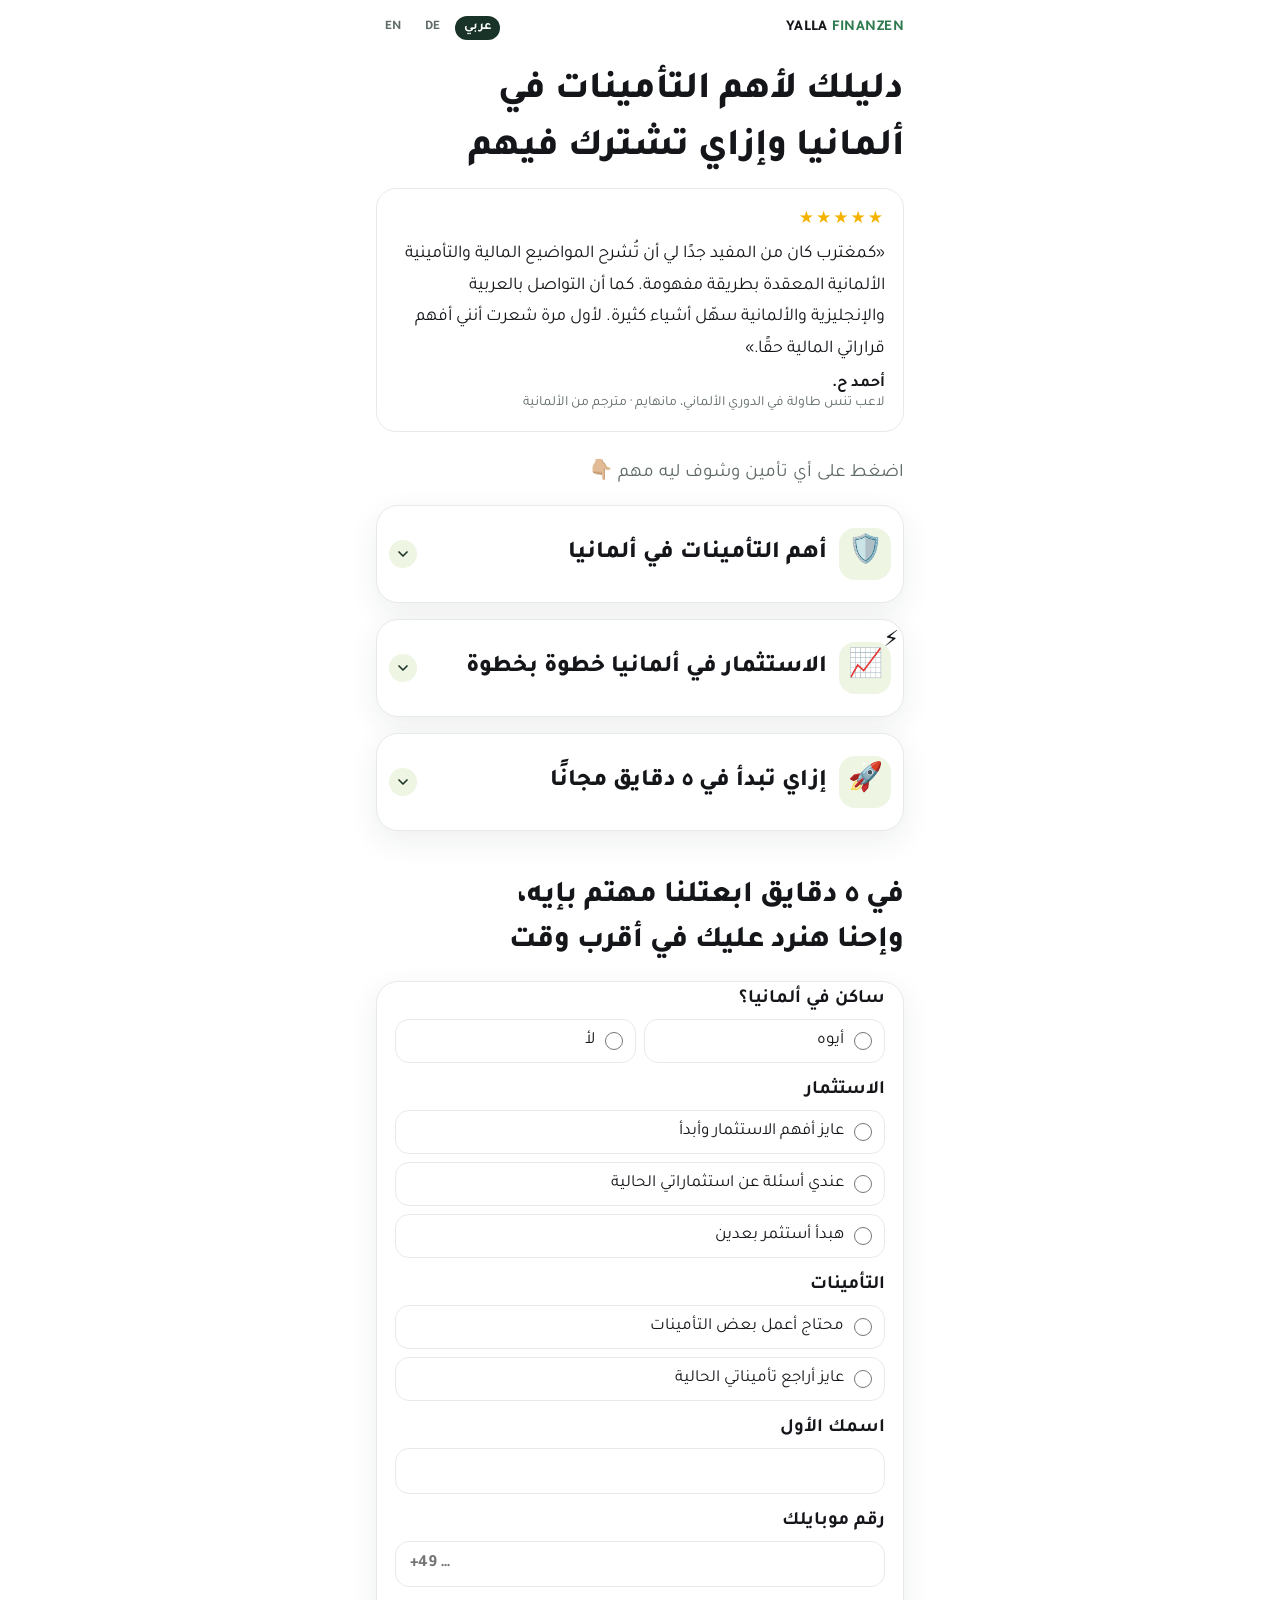
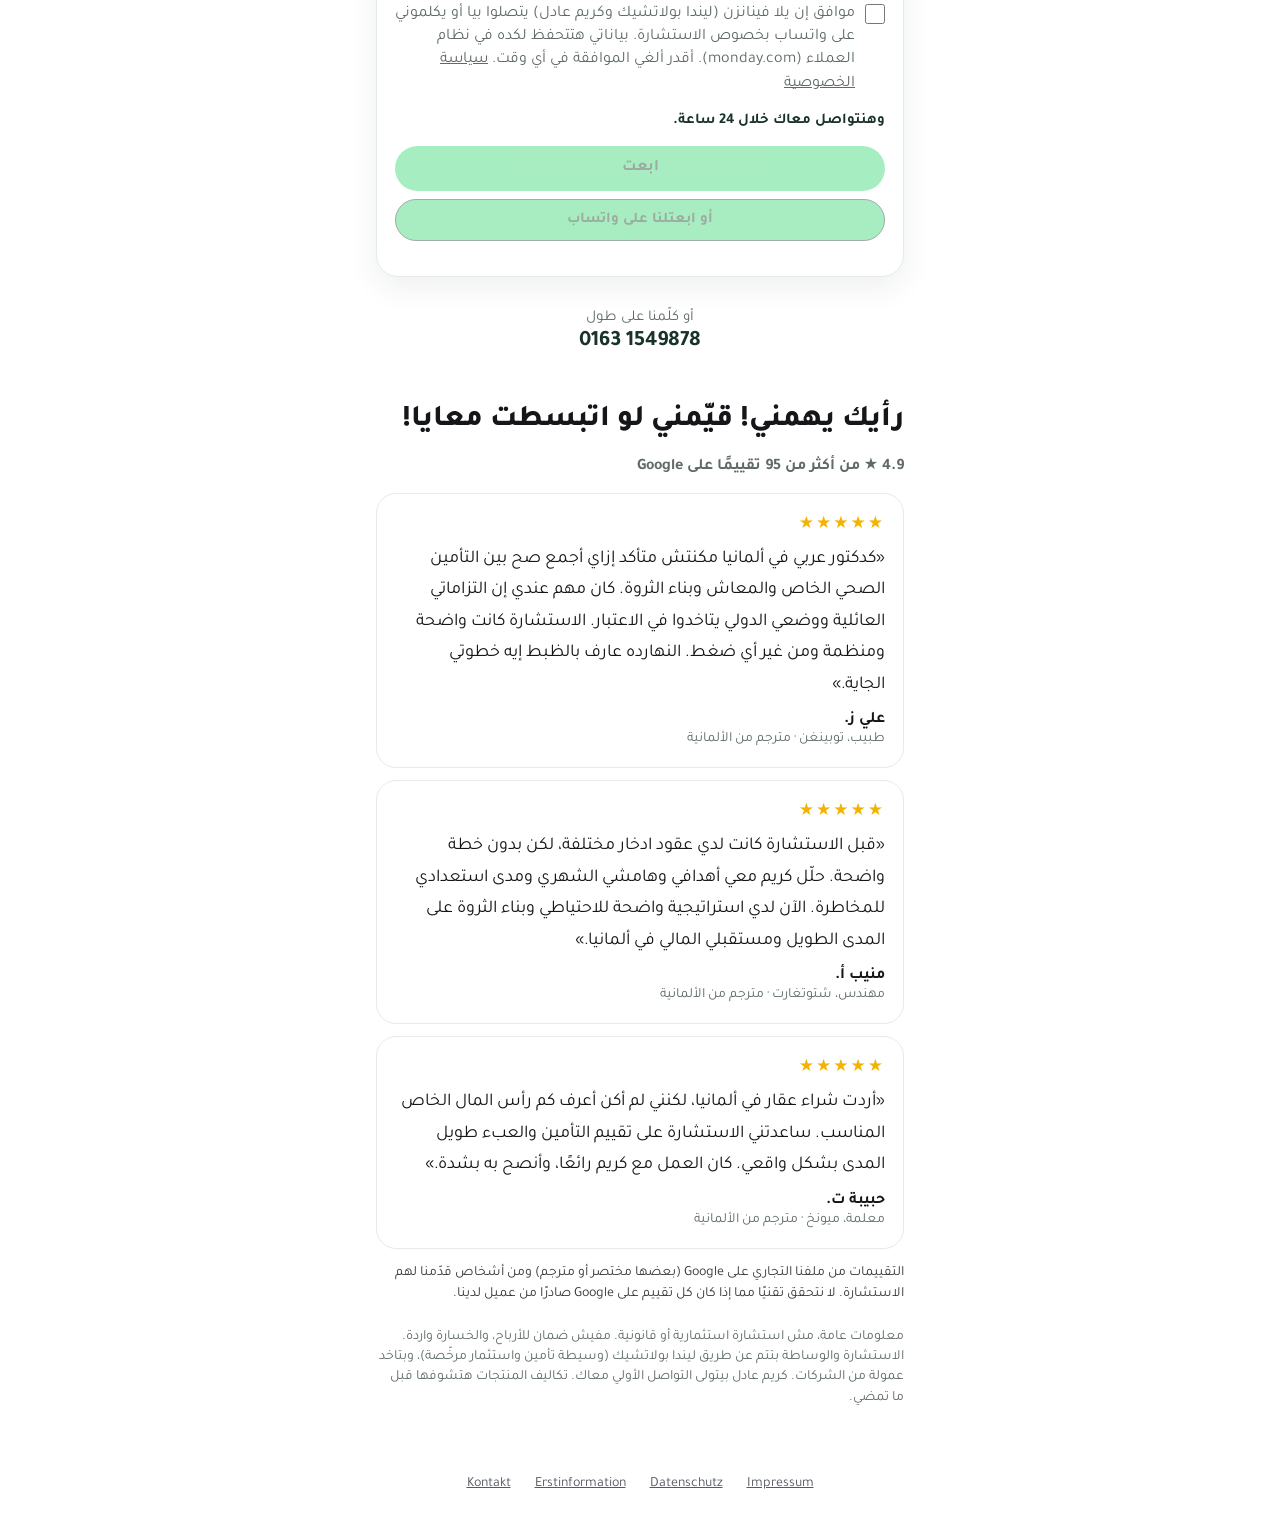
<file: investieren.html>
<!doctype html><html lang="ar" dir="rtl"><head><meta charset="utf-8">
<meta name="viewport" content="width=device-width,initial-scale=1,viewport-fit=cover"><meta name="robots" content="noindex">
<title>دليلك لأهم التأمينات</title><link rel="icon" href="favicon.svg"></head><body>
<form name="investieren" data-netlify="true" netlify-honeypot="bot-field" hidden>
<input name="bot-field"><input name="name"><input name="sprache"><input name="in_deutschland"><input name="investieren"><input name="versicherungen"><input name="telefon"><input name="einwilligung"><input name="einwilligung_zeit"><input name="datenschutz_stand"><input name="kanal">
</form>


<style>
@font-face{font-family:Tajawal;font-style:normal;font-display:swap;font-weight:400;src:url(fonts/tajawal-arabic-400-normal.woff2) format('woff2');unicode-range:U+0600-06FF,U+0750-077F,U+0870-088E,U+0890-0891,U+0897-08E1,U+08E3-08FF,U+200C-200E,U+2010-2011,U+204F,U+2E41,U+FB50-FDFF,U+FE70-FE74,U+FE76-FEFC}
@font-face{font-family:Tajawal;font-style:normal;font-display:swap;font-weight:500;src:url(fonts/tajawal-arabic-500-normal.woff2) format('woff2');unicode-range:U+0600-06FF,U+0750-077F,U+0870-088E,U+0890-0891,U+0897-08E1,U+08E3-08FF,U+200C-200E,U+2010-2011,U+204F,U+2E41,U+FB50-FDFF,U+FE70-FE74,U+FE76-FEFC}
@font-face{font-family:Tajawal;font-style:normal;font-display:swap;font-weight:700;src:url(fonts/tajawal-arabic-700-normal.woff2) format('woff2');unicode-range:U+0600-06FF,U+0750-077F,U+0870-088E,U+0890-0891,U+0897-08E1,U+08E3-08FF,U+200C-200E,U+2010-2011,U+204F,U+2E41,U+FB50-FDFF,U+FE70-FE74,U+FE76-FEFC}
@font-face{font-family:Tajawal;font-style:normal;font-display:swap;font-weight:800;src:url(fonts/tajawal-arabic-800-normal.woff2) format('woff2');unicode-range:U+0600-06FF,U+0750-077F,U+0870-088E,U+0890-0891,U+0897-08E1,U+08E3-08FF,U+200C-200E,U+2010-2011,U+204F,U+2E41,U+FB50-FDFF,U+FE70-FE74,U+FE76-FEFC}
@font-face{font-family:Tajawal;font-style:normal;font-display:swap;font-weight:400;src:url(fonts/tajawal-latin-400-normal.woff2) format('woff2');unicode-range:U+0000-00FF,U+0131,U+0152-0153,U+02BB-02BC,U+02C6,U+02DA,U+02DC,U+0304,U+0308,U+0329,U+2000-206F,U+20AC,U+2122,U+2191,U+2193,U+2212,U+2215,U+FEFF,U+FFFD}
@font-face{font-family:Tajawal;font-style:normal;font-display:swap;font-weight:500;src:url(fonts/tajawal-latin-500-normal.woff2) format('woff2');unicode-range:U+0000-00FF,U+0131,U+0152-0153,U+02BB-02BC,U+02C6,U+02DA,U+02DC,U+0304,U+0308,U+0329,U+2000-206F,U+20AC,U+2122,U+2191,U+2193,U+2212,U+2215,U+FEFF,U+FFFD}
@font-face{font-family:Tajawal;font-style:normal;font-display:swap;font-weight:700;src:url(fonts/tajawal-latin-700-normal.woff2) format('woff2');unicode-range:U+0000-00FF,U+0131,U+0152-0153,U+02BB-02BC,U+02C6,U+02DA,U+02DC,U+0304,U+0308,U+0329,U+2000-206F,U+20AC,U+2122,U+2191,U+2193,U+2212,U+2215,U+FEFF,U+FFFD}
@font-face{font-family:Tajawal;font-style:normal;font-display:swap;font-weight:800;src:url(fonts/tajawal-latin-800-normal.woff2) format('woff2');unicode-range:U+0000-00FF,U+0131,U+0152-0153,U+02BB-02BC,U+02C6,U+02DA,U+02DC,U+0304,U+0308,U+0329,U+2000-206F,U+20AC,U+2122,U+2191,U+2193,U+2212,U+2215,U+FEFF,U+FFFD}
.rvn{font-size:14px;line-height:1.5;opacity:.85;margin-top:14px}
.b.b2{background:transparent;color:var(--v);border:1.5px solid var(--v);font-size:15px;padding:11px}
#fn{font:inherit;font-size:17px;padding:12px 14px;border:1.5px solid var(--line);border-radius:14px}
#fn:focus{outline:2px solid var(--g);border-color:var(--g)}
/* Formular im dunklen Design (Variante c) mit dunkler Schrift auf weißer Karte */
body.c .fp{color:var(--t)}
.legal-links{display:flex;justify-content:center;flex-wrap:wrap;gap:0 12px;padding:16px 16px 32px;font-size:14px}
.legal-links a{color:#555a66;padding:12px 6px}
body.c .legal-links a{color:#c9ccd3}
.ok a{color:inherit}
/* Layout: one narrow white column, video first, then a tappable 4-step list; step 1 holds the WhatsApp/Instagram questionnaire. Single light look by choice (Karim: nur weißer Hintergrund). */
@font-face{font-family:A;font-weight:400;src:url(fonts/ibm-plex-sans-arabic-arabic-400-normal.woff2)}
@font-face{font-family:A;font-weight:600;src:url(fonts/ibm-plex-sans-arabic-arabic-600-normal.woff2)}
@font-face{font-family:A;font-weight:700;src:url(fonts/ibm-plex-sans-arabic-arabic-700-normal.woff2)}
:root{--v:#193329;--l:#c6f432;--g:#2f7a4f;--t:#14161a;--m:#5f6b66;--line:#e6ebe8;--tint:#eef5e3;--bg:#ffffff;--wa:#25d366;color-scheme:light}
*{box-sizing:border-box;margin:0;padding:0}
[hidden]{display:none!important}
.ins{display:flex;flex-direction:column;gap:14px;margin-bottom:40px}
.box{border:1.5px solid var(--line);border-radius:22px;padding:0 18px;background:var(--bg);box-shadow:0 8px 24px rgba(25,51,41,.07)}
.box>summary{padding:18px 0}
.box .nm{flex:1;min-width:0}
.box .nm b{display:block;font-size:20px;line-height:1.3;hyphens:auto;-webkit-hyphens:auto;overflow-wrap:anywhere}
.box .nm i{font-style:normal;font-size:13px;font-weight:700;color:var(--g);background:var(--tint);padding:2px 8px;border-radius:99px;margin-inline-start:6px;vertical-align:middle}
.box .nm span{display:block;font-size:15px;color:var(--m);margin-top:3px;line-height:1.4}
.ar .box .nm b{font-size:22px;line-height:1.45}.ar .box .nm span{font-size:17px;line-height:1.55}
.box .body{padding:0 0 20px;display:flex;flex-direction:column;gap:14px}
.box .qq{font-weight:800;font-size:18px;color:var(--v)}.ar .box .qq{font-size:20px}
.big{background:var(--v);color:var(--l);font-weight:800;font-size:20px;line-height:1.35;border-radius:16px;padding:16px}
.ar .big{font-size:22px;line-height:1.55}
.box .body p{font-size:17px;line-height:1.6;color:var(--t)}.ar .box .body p{font-size:19px;line-height:1.8}
.fix{display:flex;gap:10px;background:var(--tint);border-radius:16px;padding:16px;font-weight:700;font-size:17px;line-height:1.55;color:var(--v)}
.ar .fix{font-size:19px;line-height:1.75}
.fix .ck{flex:none;width:26px;height:26px;border-radius:50%;background:var(--g);color:var(--bg);display:flex;align-items:center;justify-content:center;font-size:15px}
h1.top{font-size:34px;line-height:1.15;margin:8px 0 10px;hyphens:auto;-webkit-hyphens:auto;overflow-wrap:break-word}.ar h1.top{font-size:38px;line-height:1.5}
h2.sec{font-size:28px;font-weight:800;line-height:1.3;margin:0 0 16px;color:var(--t);text-wrap:balance}.ar h2.sec{font-size:30px;line-height:1.5}
.lead2{font-size:17px;color:var(--m);margin:0 0 20px}.ar .lead2{font-size:19px}
.rev{margin:44px 0 8px}.rev .sub{color:var(--m);font-size:16px;margin:-6px 0 16px;font-weight:600}.rc{border:1.5px solid var(--line);border-radius:20px;padding:18px;margin-bottom:12px;background:#fff}.rc .st{color:#f5b301;font-size:17px;letter-spacing:2px}.rc p{font-size:17px;line-height:1.6;margin:8px 0 10px}.ar .rc p{font-size:18px;line-height:1.75}.rc.rtop{margin:0 0 26px}details.etf+details.etf{margin-top:8px}.rc b{display:block;font-size:16px}.rc span{color:var(--m);font-size:14px}
.crd{border:1.5px solid var(--line);border-radius:22px;background:#fff;box-shadow:0 10px 30px rgba(25,51,41,.08);margin-bottom:16px;padding:0 12px}.crd>summary{padding:22px 0;gap:12px}.crd>summary h2{flex:1;min-width:0;font-size:22px;font-weight:800;line-height:1.35;text-wrap:balance}.ar .crd>summary h2{font-size:24px;line-height:1.5}.crd[open]>summary{border-bottom:1.5px solid var(--line);margin-bottom:18px}.bigb{padding-bottom:14px}.bigb .panel{box-shadow:none;border:0;padding:0}.bigb .ins,.bigb .inv,.bigb .planwrap{margin-bottom:0}.bigb .b.go.top-go{margin:18px 0 0}#fw{margin-top:44px}
.em{flex:none;width:52px;height:52px;border-radius:16px;background:var(--tint);display:flex;align-items:center;justify-content:center;font-size:28px;line-height:1}.em i{font-style:normal;display:block;animation:emf 2.6s ease-in-out infinite}.crd[open]>summary .em i{animation:emp .8s cubic-bezier(.3,1.6,.5,1) 1}.c-start[open]>summary .em i{animation:emr .9s ease-out 1}details[open]>summary .ico svg,details[open]>summary .ico img{animation:emp .6s cubic-bezier(.3,1.6,.5,1) 1}
@keyframes emf{0%,100%{transform:translateY(0)}50%{transform:translateY(-4px)}}@keyframes emp{0%{transform:scale(1) rotate(0)}35%{transform:scale(1.45) rotate(-14deg)}65%{transform:scale(.92) rotate(10deg)}100%{transform:scale(1) rotate(0)}}@keyframes emr{0%{transform:translate(0,0)}45%{transform:translate(10px,-22px) scale(1.3);opacity:1}46%{transform:translate(-10px,22px) scale(.7);opacity:0}100%{transform:translate(0,0);opacity:1}}
.ico i.e{font-style:normal;font-size:27px;line-height:1;display:block;animation-duration:2.8s;animation-timing-function:ease-in-out;animation-iteration-count:infinite}details[open]>summary .ico i.e{animation-duration:.9s}
.e.sway{animation-name:ksway;transform-origin:50% 90%}.e.beat{animation-name:kbeat}.e.drive{animation-name:kdrive}.e.tilt{animation-name:ktilt;transform-origin:50% 20%}.e.hop{animation-name:khop}.e.talk{animation-name:ktalk;transform-origin:20% 90%}.e.pop{animation-name:kpop}.e.coin{animation-name:kcoin}.e.shake{animation-name:kshake}
@keyframes ksway{0%,100%{transform:rotate(-12deg)}50%{transform:rotate(12deg)}}@keyframes kbeat{0%,100%{transform:scale(1)}15%{transform:scale(1.25)}30%{transform:scale(1)}45%{transform:scale(1.18)}60%{transform:scale(1)}}@keyframes kdrive{0%,100%{transform:translateX(-6px)}50%{transform:translateX(6px) translateY(-1px)}}@keyframes ktilt{0%,100%{transform:rotate(-10deg)}50%{transform:rotate(10deg)}}@keyframes khop{0%,60%,100%{transform:translateY(0) scale(1)}30%{transform:translateY(-6px) scale(1.06)}45%{transform:translateY(0) scale(1.08,.92)}}@keyframes ktalk{0%,100%{transform:scale(1) rotate(0)}50%{transform:scale(1.15) rotate(-8deg)}}@keyframes kpop{0%,70%,100%{transform:scale(1)}35%{transform:scale(1.3) rotate(8deg)}}@keyframes kcoin{0%,100%{transform:rotateY(0)}50%{transform:rotateY(180deg)}}@keyframes kshake{0%,100%{transform:rotate(0) translateY(0)}25%{transform:rotate(-10deg) translateY(-2px)}75%{transform:rotate(10deg) translateY(2px)}}
.ico,.em{position:relative}.ico i.e.drive{animation-name:kdrive2;animation-duration:.35s}
.wind{position:absolute;right:4px;top:50%;width:13px;height:14px;margin-top:-4px;background:linear-gradient(var(--g),var(--g)) 0 0/13px 2px no-repeat,linear-gradient(var(--g),var(--g)) 4px 6px/9px 2px no-repeat,linear-gradient(var(--g),var(--g)) 1px 12px/11px 2px no-repeat;animation:kwind .55s linear infinite}
@keyframes kdrive2{0%,100%{transform:translate(-6px,0)}50%{transform:translate(-6px,-1.5px)}}@keyframes kwind{0%{transform:translateX(-7px);opacity:0}35%{opacity:.9}100%{transform:translateX(6px);opacity:0}}
.zap{position:absolute;top:-10px;inset-inline-start:-8px;font-size:22px;line-height:1;font-style:normal;animation:kzap 1.5s linear infinite;transform-origin:50% 0}
@keyframes kzap{0%,100%{opacity:0;transform:scale(.4) rotate(-15deg) translateY(-6px)}8%{opacity:1;transform:scale(1.35) rotate(8deg) translateY(2px)}16%{opacity:.25;transform:scale(1.1) rotate(-6deg)}24%{opacity:1;transform:scale(1.25) rotate(6deg) translateY(3px)}55%{opacity:1;transform:scale(1) rotate(0)}75%{opacity:0;transform:scale(.8) translateY(4px)}}
.callw{display:block;text-align:center;margin-top:12px;color:var(--g);font-weight:700;font-size:16px;text-decoration:underline}.ar .callw{font-size:18px}
.callb{display:block;text-align:center;text-decoration:none;line-height:1.4}.inv .callb{margin:16px 0 0}
.ckh{display:flex;align-items:center;gap:14px;padding:18px 0 12px}.ckb{display:flex;gap:8px;flex-wrap:wrap;padding-bottom:12px}.ckb button{flex:1 1 0;min-width:96px;line-height:1.35;font:inherit;font-weight:700;font-size:16px;padding:13px 8px;border-radius:14px;border:1.5px solid var(--line);background:var(--bg);color:var(--t);cursor:pointer}.ar .ckb button{font-size:18px}.ckb button.on{background:var(--g);border-color:var(--g);color:#fff}.ckb button.on.no{background:#b3261e;border-color:#b3261e}.box.chk{padding-bottom:14px}.box.chk .etf .big{margin:0 0 10px}.box.chk .etf p{margin:0}
.res{margin:6px 0 36px}.rl{text-align:center;color:var(--m);font-weight:600;font-size:16px}.ar .rl{font-size:18px}.rbox{background:var(--v);color:#fff;border-radius:22px;padding:22px 18px;text-align:center}.rn{font-size:28px;font-weight:800;color:var(--l);line-height:1.4}.rm{display:flex;flex-wrap:wrap;gap:8px;justify-content:center;margin:12px 0 4px}.rm span{background:rgba(255,255,255,.12);border-radius:99px;padding:7px 14px;font-weight:700;font-size:15px}.ar .rm span{font-size:17px}.rq{font-size:17px;line-height:1.6;margin:14px 0 16px;opacity:.95}.ar .rq{font-size:19px;line-height:1.75}.rp{font-weight:700;color:var(--l);font-size:15px;margin:0 0 12px}.ar .rp{font-size:17px}.rbox .b.wa{display:block;text-decoration:none;font-size:18px;padding:15px;line-height:1.4}
.sv{margin-bottom:36px}.svl{display:flex;gap:12px;align-items:center;font-weight:700;font-size:18px;padding:12px 0;border-bottom:1.5px solid var(--line)}.ar .svl{font-size:20px}.svl:last-child{border:0}.ck2{flex:none;width:28px;height:28px;border-radius:50%;background:var(--l);color:var(--v);display:flex;align-items:center;justify-content:center;font-size:15px}
.d .inv,.c .res{margin-bottom:40px}.inv>.b.go{margin-top:18px}
details.etf.fear>summary{color:#b3261e;font-size:17px;line-height:1.45;gap:10px;align-items:flex-start}.ar details.etf.fear>summary{font-size:19px;line-height:1.6}.fear p+p{margin-top:10px!important}.fear .pl{flex:none}
.ab,.fq{margin-bottom:40px}.abh{display:flex;align-items:center;gap:14px}.abf{flex:none;width:72px;height:72px;border-radius:50%;overflow:hidden;background:var(--tint)}.abf img{width:100%;height:100%;object-fit:cover;object-position:50% 15%}.abh b{display:block;font-size:20px}.abh span{display:block;color:var(--m);font-size:15px;line-height:1.5}.ar .abh span{font-size:17px}.abp{font-size:17px;line-height:1.65;margin:14px 0 16px}.ar .abp{font-size:19px;line-height:1.8}.abs{display:grid;grid-template-columns:repeat(3,1fr);gap:8px}.abs div{background:var(--tint);border-radius:16px;padding:14px 6px;text-align:center}.abs b{display:block;font-size:22px;font-weight:800;color:var(--v)}.abs span{font-size:13px;color:var(--m);font-weight:600}.ar .abs span{font-size:15px}
.fq details.etf+details.etf{margin-top:8px}
.hot{background:var(--v);color:#fff;border-radius:24px;padding:26px 18px;text-align:center;margin:28px 0 8px}.hl{font-weight:700;font-size:17px;color:var(--l)}.ar .hl{font-size:19px}.hn{display:block;color:#fff;text-decoration:none;font-size:40px;font-weight:800;letter-spacing:.5px;margin:6px 0 2px;user-select:all;-webkit-user-select:all}.hh{opacity:.85;font-size:15px;margin-bottom:16px}.ar .hh{font-size:17px}.hot .b.wa{display:block;text-decoration:none;font-size:18px;padding:15px;line-height:1.4}.ho{margin-top:18px;padding-top:16px;border-top:1px solid rgba(255,255,255,.18);font-size:15px}.ho b{display:block;color:var(--l);margin-bottom:2px}.ho span{opacity:.9}
.c .ins{gap:8px}.c .box.chk{padding:0 12px;border-radius:16px;box-shadow:none}.c .ckh{padding:9px 0;gap:10px;cursor:pointer}.c .chk .ico{width:38px;height:38px;border-radius:11px}.c .chk .ico i.e{font-size:21px}.c .chk .nm b{font-size:15.5px;line-height:1.35}.ar.c .chk .nm b{font-size:16.5px;line-height:1.45}.c .chk .nm i{font-size:10.5px;padding:1px 6px;margin-inline-start:4px}.c .ckb{flex:none;flex-wrap:nowrap;gap:5px;padding:0}.c .ckb button{flex:none;min-width:40px;height:38px;padding:0 9px;font-size:15px;border-radius:11px}.ar.c .ckb button{font-size:15px}.c .ckb button.t{font-size:12.5px;font-weight:800}.c .chk .more2{display:none;padding:2px 0 12px}.c .chk.open .more2{display:block}.c .chk .fqq{color:#b3261e;font-weight:700;font-size:16px;line-height:1.5;margin-bottom:10px}.ar.c .chk .fqq{font-size:18px;line-height:1.6}.c .chk .big{font-size:17px;padding:12px;border-radius:12px;margin-bottom:10px}.ar.c .chk .big{font-size:18px}.c .chk .more2 p{font-size:15.5px;line-height:1.6;color:var(--t)}.ar.c .chk .more2 p{font-size:17px;line-height:1.75}.c .chk .more2 p+p{margin-top:8px}.c .chk .cv{flex:none;transition:transform .2s;color:var(--m);font-size:12px}.c .chk.open .cv{transform:rotate(180deg)}.c .lead2{margin-bottom:12px}.c .wind{display:none}
.planwrap{margin-bottom:44px}
.b.go{background:var(--g);color:var(--bg);font-size:18px;padding:15px;width:100%;margin-top:4px}.b.go.top-go{margin:6px 0 44px}.b.go.after-go{margin-top:18px}details.nox summary{cursor:default}.ar .b.go{font-size:20px}
.inv .b.go{margin-top:16px}details.pr summary{padding:2px 0;color:var(--t)}details.pr summary h3{flex:1}details.pr p{margin-top:8px}
.formwrap{margin:8px 0 32px;scroll-margin-top:16px}.fp{padding:20px 18px}
.ar legend{font-size:19px}.ar .opt{font-size:17px}.ar label.f{font-size:19px}.ar .ok{font-size:16px}

.inv{margin-bottom:32px}
.inv>ol{list-style:none;display:flex;flex-direction:column;gap:0;border:1.5px solid var(--line);border-radius:22px;padding:8px 18px;box-shadow:0 10px 30px rgba(25,51,41,.08)}
.inv>ol>li{display:flex;gap:14px;padding:26px 0;border-bottom:1.5px solid var(--line)}.inv>ol>li:last-child{border:0}
.in{flex:none;width:32px;height:32px;border-radius:50%;background:var(--l);color:var(--v);font-weight:700;display:flex;align-items:center;justify-content:center}
.ib{flex:1;min-width:0}.ib h3{font-size:18px;font-weight:700;line-height:1.3}.ar .ib h3{font-weight:700;line-height:1.5;font-size:22px}
.ib p{font-size:17px;color:var(--m);margin-top:6px;line-height:1.55}
.ar .ib p{font-size:19px;line-height:1.7}
.ib ul{list-style:none;display:flex;flex-direction:column;gap:6px;margin-top:8px}
.ib ul li{background:var(--tint);border-radius:12px;padding:12px 14px;font-weight:700;font-size:17px;color:var(--v)}
.ar .ib ul li{font-size:19px;line-height:1.6}
details.etf{margin-top:10px;border:1.5px solid var(--line);border-radius:14px;padding:0 12px}
details.etf summary{display:flex;justify-content:space-between;align-items:center;padding:14px 0;font-weight:700;color:var(--g);font-size:18px;cursor:pointer;list-style:none}
details.etf summary::-webkit-details-marker{display:none}
.pl{width:24px;height:24px;border-radius:50%;background:var(--tint);display:flex;align-items:center;justify-content:center;transition:transform .2s}
details.etf[open]>summary .pl{transform:rotate(45deg)}
details.etf p{padding-bottom:14px;margin-top:0;font-size:17px;line-height:1.6}
.ar details.etf p{font-size:19px;line-height:1.75}
.ar details.etf summary{font-size:20px}

.gh{font-size:22px;font-weight:800;margin:4px 0 12px;color:var(--v)}.ar .gh{font-weight:700}
.tiles{display:grid;grid-template-columns:1fr 1fr;gap:10px;margin-bottom:28px}
.tile{display:flex;align-items:center;gap:10px;background:var(--tint);border:1.5px solid #dcebc6;border-radius:16px;padding:12px;min-width:0}
.tile span{font-weight:700;font-size:15px;line-height:1.3;min-width:0;hyphens:auto;-webkit-hyphens:auto;overflow-wrap:anywhere}.ar .tile span{font-weight:700;font-size:17px}
.ti{flex:none;width:36px;height:36px;border-radius:10px;background:var(--bg);display:flex;align-items:center;justify-content:center}.ti svg{width:20px;height:20px}
body{background:var(--bg);color:var(--t);font-family:Inter,-apple-system,system-ui,"Segoe UI",Roboto,A,sans-serif}
.ar{font-family:Tajawal,A,-apple-system,system-ui,sans-serif}
.wrap{max-width:560px;margin:0 auto;padding-block:0 40px;padding-left:max(16px,env(safe-area-inset-left,0px));padding-right:max(16px,env(safe-area-inset-right,0px))}
header{display:flex;justify-content:space-between;align-items:center;padding:16px 0}
.brand{font-weight:800;letter-spacing:.03em;font-size:15px}.brand b{color:var(--g)}
.lg{display:flex;gap:6px}.lg a{font-size:13px;font-weight:600;color:var(--m);text-decoration:none;padding:4px 9px;border-radius:99px}.lg a.on{background:var(--v);color:var(--bg)}
.vid{position:relative;border-radius:24px;overflow:hidden;background:var(--v);aspect-ratio:9/16;max-width:100%;max-height:78vh;margin:8px auto 24px;box-shadow:0 14px 40px rgba(25,51,41,.18)}
.vid video{width:100%;height:100%;object-fit:cover;display:block}
/* Video-Kasten erst zeigen, wenn ein Video wirklich lädt – sonst springt die Seite (CLS) */
.vid:not(.ready){display:none}
.snd{position:absolute;bottom:14px;inset-inline-start:14px;background:var(--l);color:var(--v);border:0;font:inherit;font-weight:700;font-size:15px;padding:10px 16px;border-radius:99px;cursor:pointer}
h1{font-size:46px;line-height:1.02;font-weight:800;letter-spacing:-.03em;text-wrap:balance}
.ar h1{font-weight:800;letter-spacing:0;line-height:1.35;font-size:52px}
h1 em{font-style:normal;color:var(--g);display:block}
.lead{font-size:17px;color:var(--m);margin:12px 0 18px}
.panel{background:var(--bg);border:1.5px solid var(--line);border-radius:22px;padding:6px 18px;box-shadow:0 10px 30px rgba(25,51,41,.08)}
.panel details{border-bottom:1.5px solid var(--line)}.panel details:last-child{border:0}
summary{list-style:none;display:flex;align-items:center;gap:14px;padding:20px 0;cursor:pointer}
summary::-webkit-details-marker{display:none}
summary:focus-visible{outline:2px solid var(--g);outline-offset:2px;border-radius:12px}
.n{flex:none;width:32px;height:32px;border-radius:50%;background:var(--v);color:var(--bg);font-weight:700;display:flex;align-items:center;justify-content:center}
details.first .n{background:var(--l);color:var(--v)}
.ico{flex:none;width:50px;height:50px;border-radius:14px;background:var(--tint);display:flex;align-items:center;justify-content:center;overflow:hidden}
.ico svg{width:26px;height:26px}.ico img{width:100%;height:100%;object-fit:cover;object-position:50% 15%}
summary h3{flex:1;min-width:0;font-size:19px;font-weight:700;line-height:1.25}.ar summary h3{font-weight:700;line-height:1.5;font-size:22px}
.chev{flex:none;width:28px;height:28px;border-radius:50%;background:var(--tint);color:var(--v);display:flex;align-items:center;justify-content:center;font-weight:700;transition:transform .2s}
details[open]>summary .chev{transform:rotate(180deg)}
.more{padding:0 0 16px;font-size:16px;line-height:1.55;color:var(--m)}
.ar .more{font-size:19px;line-height:1.7}
.hint{font-size:13px;color:var(--m);text-align:center;margin-top:10px}
/* form */
form{display:flex;flex-direction:column;gap:16px;color:var(--t)}
fieldset{border:0;display:flex;flex-direction:column;gap:8px}
legend{font-weight:700;font-size:16px;margin-bottom:8px}
.opt{display:flex;align-items:center;gap:10px;border:1.5px solid var(--line);border-radius:14px;padding:11px 12px;font-size:15px;cursor:pointer}
.opt:has(input:checked){border-color:var(--g);background:var(--tint)}
.opt input{accent-color:var(--g);width:18px;height:18px;flex:none}
.row2{display:grid;grid-template-columns:1fr 1fr;gap:8px}
label.f{font-weight:700;font-size:16px;display:flex;flex-direction:column;gap:8px}
input[type=tel]{font:inherit;font-size:17px;padding:12px 14px;border:1.5px solid var(--line);border-radius:14px;direction:ltr;text-align:start}
input[type=tel]:focus{outline:2px solid var(--g);border-color:var(--g)}
.ok{display:flex;gap:10px;align-items:flex-start;font-size:14px;line-height:1.45;color:var(--m);cursor:pointer}
.ok input{accent-color:var(--g);width:20px;height:20px;flex:none;margin-top:1px}
.note{font-weight:600;color:var(--v);font-size:15px}
.btns{display:flex;flex-direction:column;gap:8px}
.b:not(body){display:block;text-align:center;font:inherit;font-weight:700;font-size:16px;padding:13px;border-radius:99px;border:0;cursor:pointer;text-decoration:none}
.b.wa{background:var(--wa);color:#0b2e13}.b.ig{background:var(--v);color:var(--bg)}

.hp{position:absolute;width:1px;height:1px;overflow:hidden;clip-path:inset(50%);opacity:0;pointer-events:none}
.done{font-size:17px;font-weight:600;color:var(--v);background:var(--tint);border-radius:14px;padding:16px;line-height:1.5}
.b[aria-disabled=true]{opacity:.4}
.msg{font-size:13px;color:var(--g);min-height:1em;text-align:center}
.wafb{display:flex;flex-direction:column;gap:10px;font-size:16px;font-weight:700;color:var(--v)}.ar .wafb{font-size:18px}
.call{margin-top:22px;text-align:center;font-size:15px;color:var(--m)}
.call b{display:block;font-size:22px;color:var(--v);margin-top:2px;direction:ltr;user-select:all}
.legal{font-size:14px;color:var(--m);margin-top:22px;line-height:1.45}
@media (prefers-reduced-motion:reduce){.chev{transition:none}}

.tk{list-style:none;padding:0;margin:12px 0 0;display:flex;flex-direction:column;gap:14px}
.tk label{display:flex;gap:12px;align-items:flex-start;cursor:pointer}
.tk input{position:absolute;opacity:0;width:0;height:0}
.tk .bx{flex:none;width:28px;height:28px;border:2px solid var(--g);border-radius:8px;margin-top:3px;display:grid;place-items:center;font-weight:800;color:var(--v);line-height:1}
.tk input:checked+.bx{background:var(--l);border-color:var(--v)}
.tk input:checked+.bx::after{content:"\2713"}
.tk input:focus-visible+.bx{outline:3px solid var(--g);outline-offset:2px}
.tk .tx{font-size:17px;line-height:1.55;color:var(--t);min-width:0;overflow-wrap:anywhere}.ar .tk .tx{font-size:19px;line-height:1.7}
.tk .tx b{display:block;color:var(--v)}
.mis{background:#fdf1f0;border-radius:14px;padding:14px;margin-top:18px}.mis b{color:#b3261e;display:block;margin-bottom:6px;font-size:18px}.mis p{font-size:17px;line-height:1.6;margin:0}.ar .mis p{font-size:19px;line-height:1.7}.ar .mis b{font-size:20px}
.dv .ib{min-width:0;flex:1}
.diy{text-align:center;margin:0 0 40px}.diy p{font-size:19px;margin:6px 0 16px;color:var(--t)}.ar .diy p{font-size:21px}

.c .ins{display:grid;grid-template-columns:1fr 1fr;gap:10px;grid-auto-flow:dense;margin-bottom:28px}
.c .box.chk{padding:12px 10px;min-width:0;border-radius:18px}
.c .box.chk:first-child,.c .box.chk.open{grid-column:1/-1}
.c .ckh{flex-direction:column;align-items:center;text-align:center;gap:8px;padding:0}
.c .box.chk:not(.open) .ckh{height:100%}
.c .chk .ico{width:46px;height:46px;border-radius:14px}
.c .chk .ico i.e{font-size:26px}
.c .chk .nm{flex:none;min-width:0}
.c .chk .nm b{font-size:17px;line-height:1.3}
.ar.c .chk .nm b{font-size:18.5px;line-height:1.4}
.c .chk .nm i{display:inline-block;font-size:12px;padding:1px 7px}
.c .ckb{width:100%;gap:8px;margin-top:auto}
.c .ckb button,.ar.c .ckb button{flex:1 1 0;min-width:0;height:46px;font-size:19px;border-radius:13px}
.c .ckb button.t,.ar.c .ckb button.t{font-size:15px}
.c .chk .cv{font-size:14px;color:var(--g);font-weight:700;text-decoration:underline;transform:none}
.ar.c .chk .cv{font-size:15.5px}
.c .chk.open .cv{transform:none}
.c .box.chk:first-child .ckh{flex-direction:row;flex-wrap:wrap;text-align:start;gap:10px}
.c .box.chk:first-child .nm{flex:1}
.c .box.chk:first-child .ckb{width:auto;margin:0}
.c .box.chk:first-child .ckb button{flex:none;min-width:64px}
.c .box.chk:first-child .cv{flex-basis:100%;text-align:center}
.c .chk .more2{padding:12px 4px 4px}
.c .chk .fqq{font-size:18px}.ar.c .chk .fqq{font-size:20px}
.c .chk .more2 p{font-size:17px}.ar.c .chk .more2 p{font-size:18.5px}

.c .chk .cv{display:none}
.c .box.chk{padding:10px 8px}
.c .ckh{gap:6px}
.c .chk .ico{width:38px;height:38px;border-radius:12px}
.c .chk .ico i.e{font-size:22px}
.c .ckb button,.ar.c .ckb button{height:40px}
.c .ins{gap:8px;margin-bottom:10px}
.c h1.top{font-size:30px;line-height:1.25;margin-bottom:6px}
.ar.c h1.top{font-size:32px;line-height:1.35}
.c .lead2{margin-bottom:12px}
.c .tap{text-align:center;color:var(--m);font-size:15px;margin:0 0 24px}
.ar.c .tap{font-size:16.5px}

.c .rbox .rl{margin:0 0 6px;font-size:15px;color:#c9d6cf}
.c .rbox .rs{font-weight:700;color:var(--l);font-size:17px;line-height:1.55;margin:10px 0 12px}
.ar.c .rbox .rs{font-size:19px;line-height:1.7}

/* Insurance check (variant c): black page, white boxes (Karim 2026-11-15) */
html:has(body.c){background:#000}
body.c{background:#000;color:#fff}
body.c header,body.c header a{color:#fff}
body.c .lg a.on{background:var(--l);color:#000}
body.c .brand b{color:var(--l)}
body.c h1.top,body.c .sec{color:#fff}
body.c .lead2,body.c .tap,body.c .hint,body.c .legal,body.c .rev .sub{color:#d5dcd8}
body.c .box.chk,body.c .ab,body.c .panel,body.c .fq details.etf,body.c .rc,body.c .rbox,body.c .hot{background:#fff;color:var(--t);border-color:#fff;box-shadow:none}
body.c .ab{border-radius:22px;padding:20px 18px}
body.c .ab .sec{color:var(--t)}
body.c .ckb button{border-color:#b9c4be;border-width:2px}
body.c .rbox .rn{color:var(--v)}
body.c .rbox .rs{color:var(--v)}
body.c .rbox .rl{color:var(--m)}
body.c .rbox .rp{color:var(--g)}
body.c .rbox .rq{color:var(--t);opacity:1}
body.c .rbox .rm span{background:var(--tint);color:var(--v);border-color:var(--tint)}
body.c .hot .hn{color:var(--v)}
body.c .hot .hl,body.c .hot .hh{color:var(--t)}
body.c .hot .ho,body.c .hot .ho span{color:var(--m)}
body.c .hot .ho b{color:var(--g)}

/* tiles: smaller text, chevron, open only under the card (Karim 2026-11-15) */
.c .ins{align-items:start}
.c .box.chk{position:relative}
.c .box.chk.open{grid-column:auto}
.c .box.chk:first-child,.c .box.chk:first-child.open{grid-column:1/-1}
.c .box.chk:not(.open) .ckh,.c .box.chk .ckh{height:auto;min-height:128px}
.c .box.chk:first-child .ckh{min-height:0}
.c .chk .ico{width:32px;height:32px;border-radius:10px}
.c .chk .ico i.e{font-size:19px}
.c .chk .nm b{font-size:14.5px;line-height:1.3}
.ar.c .chk .nm b{font-size:16px;line-height:1.4}
.c .chk .nm i{font-size:10.5px;padding:1px 6px}
.c .ckb button,.ar.c .ckb button{height:36px;font-size:16px;border-radius:11px}
.c .ckb button.t,.ar.c .ckb button.t{font-size:13.5px}
.c .chk .cv,.c .box.chk:first-child .cv{display:grid;place-items:center;position:absolute;top:8px;inset-inline-end:8px;width:24px;height:24px;border-radius:50%;background:var(--tint);color:var(--v);font-size:13px;font-weight:800;text-decoration:none;flex-basis:auto;transition:transform .2s;cursor:pointer}
.ar.c .chk .cv{font-size:13px}
.c .chk.open .cv{transform:rotate(180deg)}
.c .box.chk:first-child .ckh{padding-inline-end:30px}
.c .chk .more2{padding:10px 2px 2px}
.c .chk .fqq,.ar.c .chk .fqq{font-size:14.5px;line-height:1.5;margin-bottom:8px}
.ar.c .chk .fqq{font-size:15.5px;line-height:1.6}
.c .chk .big,.ar.c .chk .big{font-size:14px;line-height:1.45;padding:9px;border-radius:10px;margin-bottom:8px}
.ar.c .chk .big{font-size:15px;line-height:1.55}
.c .chk .more2 p,.ar.c .chk .more2 p{font-size:13.5px;line-height:1.55}
.ar.c .chk .more2 p{font-size:15px;line-height:1.7}

.c .chk .more2 p.bn,.ar.c .chk .more2 p.bn{background:var(--tint);color:var(--v);font-weight:700;border-radius:10px;padding:9px;margin:0}
.c .chk .more2 p.bn span{color:var(--g)}

/* no tick buttons in tiles; pick list in the box below (Karim 2026-11-15) */
.c .ckb,.c .tap{display:none}
.c .box.chk .ckh,.c .box.chk:not(.open) .ckh{min-height:84px;cursor:pointer}
.c .box.chk:first-child .ckh{min-height:0}
.c .pick{display:flex;flex-wrap:wrap;gap:6px;justify-content:center;margin:12px 0 4px}
.c .pick button{font:inherit;font-size:13px;font-weight:600;line-height:1.3;padding:7px 11px;border-radius:99px;border:1.5px solid #b9c4be;background:#fff;color:var(--t);cursor:pointer}
.ar.c .pick button{font-size:14.5px}
.c .pick button.on{background:var(--g);border-color:var(--g);color:#fff}
.c .pick button.on::before{content:"\2713\00a0"}
.c .ins{margin-bottom:22px}

/* Hormozi pass on the insurance check (Karim 2026-11-15) */
.abs{grid-template-columns:repeat(auto-fit,minmax(0,1fr))}
.c .chk .lab{display:inline-block;font-style:normal;font-size:11px;font-weight:800;line-height:1.3;padding:3px 8px;border-radius:99px;margin-top:5px}
.ar.c .chk .lab{font-size:12.5px}
.c .chk .lab.l0{background:#b3261e;color:#fff}
.c .chk .lab.l1{background:var(--v);color:var(--l)}
.c .chk .lab.l2{background:#e9ecea;color:#3d4743}
.c .chk .nm b{display:block}
.c .box.chk .ckh,.c .box.chk:not(.open) .ckh{min-height:108px}
.c .box.chk:first-child .ckh{min-height:0}
.c .rv1{background:var(--tint);border-radius:14px;padding:12px;margin:4px 0 12px;text-align:start}
.c .rv1 p{font-size:15px;line-height:1.55;color:var(--t);margin:0 0 6px}.ar.c .rv1 p{font-size:16.5px;line-height:1.7}
.c .rv1 b{font-size:13px;color:var(--m);font-weight:700}.ar.c .rv1 b{font-size:14px}
.c .rbox .rg{font-size:14.5px;line-height:1.5;color:var(--t);font-weight:700;margin:12px 0 0}.ar.c .rbox .rg{font-size:16px;line-height:1.65}
.c .rbox .rph{font-size:14px;color:var(--m);margin:10px 0 0}.ar.c .rbox .rph{font-size:15px}
.c .rbox .rph a{color:var(--v);font-weight:800;text-decoration:none}
.c .abo{font-size:14px;color:var(--m);margin:14px 0 0}.ar.c .abo{font-size:15px}
.c .how{margin:0 0 40px}
.c .how3{list-style:none;padding:0;margin:0;display:flex;flex-direction:column;gap:10px}
.c .how3 li{display:flex;gap:12px;align-items:flex-start;background:#fff;color:var(--t);border-radius:16px;padding:14px;font-size:16px;line-height:1.55}
.ar.c .how3 li{font-size:17.5px;line-height:1.7}
.c .how3 .n{width:28px;height:28px;font-size:14px;margin-top:2px}
.c .howp{background:var(--l);color:#000;font-weight:800;border-radius:16px;padding:14px;margin:10px 0 0;font-size:16px;line-height:1.5;text-align:center}
.ar.c .howp{font-size:17.5px;line-height:1.65}

.c h1.top{font-size:25px;text-wrap:wrap}.ar.c h1.top{font-size:26px;line-height:1.4}

/* investing guide (variant d) shares the black look of c */
body.d .inv>ol{background:#fff;color:var(--t);border-color:#fff;box-shadow:none}
body.d .inv{margin-bottom:22px}

body.d .inv>ol{padding:4px 14px}
body.d .inv>ol>li{display:block;position:relative;padding:16px 0}
body.d .inv .in{position:absolute;top:16px;inset-inline-start:0;width:28px;height:28px;font-size:14px}
body.d .dv .ib h3{font-size:17px;line-height:1.5;padding-inline-start:38px;min-height:28px}
.ar.d .dv .ib h3{font-size:19px}
body.d .tk{gap:8px;margin-top:10px}
body.d .ib ul.tk li{padding:9px 11px;font-size:inherit;font-weight:400}
body.d .tk label{gap:10px}
body.d .tk .bx{width:24px;height:24px;border-radius:7px;margin-top:2px;font-size:14px}
body.d .tk .tx{font-size:14.5px;line-height:1.5}
.ar.d .tk .tx{font-size:16px;line-height:1.65}
body.d .mis{padding:11px;margin-top:10px}
body.d .mis b,.ar.d .mis b{font-size:16px}
body.d .mis p,.ar.d .mis p{font-size:14.5px;line-height:1.55;color:var(--t)}
.ar.d .mis p{font-size:16px}
body.d .inv .etf summary{font-size:15.5px;padding:10px 0}
.ar.d .inv .etf summary{font-size:17px}
body.d .inv .etf p{font-size:14.5px;line-height:1.55}
.ar.d .inv .etf p{font-size:16px;line-height:1.7}

/* investing guide: three plain steps, bank questions in the box (Karim 2026-11-15) */
body.d .dv .ib p.sp{font-size:15.5px;line-height:1.6;color:var(--t);margin-top:6px}
.ar.d .dv .ib p.sp{font-size:17px;line-height:1.75}
.c .pq{list-style:none;padding:0;margin:12px 0 4px;display:flex;flex-direction:column;gap:8px}
.c .pq li{background:#fdf1f0;color:#b3261e;font-weight:800;border-radius:12px;padding:11px 12px;font-size:16.5px;line-height:1.45}
.ar.c .pq li{font-size:18.5px;line-height:1.6}
/* Bewegung reduzieren respektieren (Systemeinstellung) */
@media (prefers-reduced-motion:reduce){*,*::before,*::after{animation-duration:.01ms!important;animation-iteration-count:1!important;transition-duration:.01ms!important;scroll-behavior:auto!important}}
</style>

<div class="wrap">
<header><div class="brand">YALLA <b>FINANZEN</b></div><nav class="lg"><a data-l="ar" href="#ar">عربي</a><a data-l="de" href="#de">DE</a><a data-l="en" href="#en">EN</a></nav></header>
<div id="app"></div>
</div>
<footer class="legal-links"><a href="impressum.html">Impressum</a><a href="datenschutz.html">Datenschutz</a><a href="erstinformation.html">Erstinformation</a><a href="kontakt.html">Kontakt</a></footer>

<script>
var B=window.YV==='b',YV=window.YV||'',SKIP=YV==='d'?'q3':YV==='c'?'q2':'';
(function(){

function ic(p){return '<svg viewBox="0 0 24 24" fill="none" stroke="#193329" stroke-width="2" stroke-linecap="round" stroke-linejoin="round">'+p+'</svg>'}
var I={sup:ic('<path d="M20.8 4.6a5.5 5.5 0 0 0-7.8 0L12 5.7l-1-1.1a5.5 5.5 0 0 0-7.8 7.8L12 21.2l8.8-8.8a5.5 5.5 0 0 0 0-7.8z"/>'),eur:ic('<path d="M17 6.5A7 7 0 1 0 17 17.5"/><path d="M4 10h9M4 14h9"/>'),msg:ic('<path d="M21 12a8 8 0 0 1-11.6 7.1L4 20l1-4.6A8 8 0 1 1 21 12z"/><path d="M8 10h8M8 14h5"/>'),
doc:ic('<path d="M14 3H7a2 2 0 0 0-2 2v14a2 2 0 0 0 2 2h10a2 2 0 0 0 2-2V8z"/><path d="M14 3v5h5"/><path d="M9 13h6M9 17h4"/>'),
ok:ic('<path d="M12 3l7 3v6c0 4.5-3 7.5-7 9-4-1.5-7-4.5-7-9V6z"/><path d="M9 12l2 2 4-4"/>'),
face:'<img src="img/karim-gruen.webp" alt="Karim Adel">'};
var TI=[ic('<path d="M3 17l6-6 4 4 8-8"/><path d="M14 7h7v7"/>'),ic('<circle cx="12" cy="12" r="9"/><path d="M12 7v5l3 2"/>'),ic('<path d="M12 21s-7-4.5-9-9a5 5 0 0 1 9-3 5 5 0 0 1 9 3c-2 4.5-9 9-9 9z"/>'),ic('<path d="M12 3l7 3v6c0 4.5-3 7.5-7 9-4-1.5-7-4.5-7-9V6z"/>'),ic('<path d="M3 12a9 9 0 0 1 18 0z"/><path d="M12 12v6a2 2 0 0 0 4 0"/>'),ic('<circle cx="9" cy="8" r="3"/><circle cx="17" cy="9" r="2.5"/><path d="M3 20a6 6 0 0 1 12 0M14 20a4 4 0 0 1 7 0"/>')];
var INS={
ar:{h:'دليلك لأهم التأمينات في ألمانيا وإزاي تشترك فيهم',lead:'اضغط على أي تأمين وشوف ليه مهم 👇🏼',plan:'لو عايز تبدأ فيهم، دي الخطوات 👇🏼',inv:'الاستثمار في ألمانيا خطوة بخطوة',
 i:[{n:'تأمين المسؤولية الشخصية',d:'Haftpflicht',s:'لو غلطت في حق حد وسببتله ضرر',q:'ليه مهم؟ مثال',big:'المطالبة ممكن توصل لملايين اليوروهات',p:['ماشي بالعجلة، وفجأة خبطت راجل كبير في السن. اتكسر وركه واتعمله عملية، ومش هيقدر يشتغل تاني.','في ألمانيا إنت مسؤول بالقانون عن كل الضرر اللي سببته، من فلوسك الخاصة ومن غير حد: المستشفى، العلاج، الدخل اللي خسره، وممكن معاش طول عمره.','يعني ممكن تفضل تدفع طول حياتك.'],fix:'تأمين المسؤولية بيدفع الضرر ده عنك، وبيدافع عنك لو المطالبة مش في محلها.'},
 {n:'تأمين العجز عن العمل',d:'BU',s:'لو مقدرتش تشتغل في مهنتك',q:'إيه اللي يحصل لو مقدرتش تشتغل؟',big:'تقريبًا واحد من كل 4 موظفين بيحصله ده قبل المعاش',p:['ضغط نفسي، اكتئاب، مشكلة في الضهر، حادثة، أو مرض. مش لازم يكون حاجة كبيرة عشان شغلك يقف.','بعد 6 أسابيع صاحب الشغل بيبطل يدفع مرتبك. الكاسة بتدفع جزء لفترة محدودة، وبعدها الدولة بتدفع مبلغ صغير، وبس لو صحتك مش مسمحالك تشتغل تقريبًا في أي شغلانة.','والإيجار؟ والعيلة؟ والأولاد؟ المصاريف مكملة، والدخل وقف.'],fix:'عشان كده تأمين العجز عن العمل من أهم التأمينات: بيدفعلك مبلغ كل شهر لو مقدرتش تشتغل في مهنتك، عشان حياتك وحياة عيلتك تفضل زي ما هي.'},
 {n:'تأمين العربية',d:'Kfz',s:'إجباري لو عندك عربية',q:'ليه الاختيار مهم؟',big:'حادثة واحدة ممكن تكلف ملايين',p:['في ألمانيا مينفعش تسوق عربية من غير تأمين المسؤولية للعربية.','لو عملت حادثة واتصاب حد، التكاليف ممكن توصل لملايين. والتأمين الإجباري بيغطي الناس التانيين بس، مش عربيتك.','وفيه فرق كبير في السعر والتغطية بين الشركات.'],fix:'بقارنلك وبختارلك التغطية المناسبة، ولعربيتك كمان (Teilkasko أو Vollkasko) لو محتاجها.'},
 {n:'تأمين الحماية القانونية',d:'Rechtsschutz',s:'لو دخلت في مشكلة قانونية',q:'ليه مهم؟ مثال',big:'قضية واحدة ممكن تكلف آلاف اليوروهات',p:['صاحب الشغل فصلك من غير سبب، أو صاحب الشقة مش راضي يرجعلك التأمين، أو حد خبطك بالعربية وبيقول إنها غلطتك.','من غير تأمين بتدفع المحامي والمحكمة بنفسك. ناس كتير بتتنازل عن حقها عشان كده.'],fix:'تأمين الحماية القانونية بيدفع المحامي والمحكمة، عشان تاخد حقك من غير ما تخاف من التكاليف. مهم: في مجالات كتير فيه فترة انتظار، غالبًا 3 شهور، فاعمله قبل ما تحصل مشكلة.'},
 {n:'تأمين محتويات البيت',d:'Hausrat',s:'لكل اللي عنده شقة أو بيت',q:'ليه مهم؟ مثال',big:'كل حاجتك ممكن تروح في ليلة',p:['حريقة في المطبخ، ماسورة اتكسرت، أو حرامي دخل الشقة. العفش، الأجهزة، اللابتوب، الهدوم، كله راح.','إنك تشتري كل ده من جديد ممكن يكلف عشرات الآلاف من اليوروهات.'],fix:'تأمين محتويات البيت بيعوضك بسعر الحاجة الجديدة، عشان تقدر تبدأ من تاني بسرعة.'}]},
de:{h:'Dein Guide zu den wichtigsten Versicherungen in Deutschland und wie du sie abschließt',lead:'Tippe auf eine Versicherung und sieh, warum sie wichtig ist 👇🏼',plan:'Wenn du damit anfangen willst, hier die Schritte 👇🏼',inv:'Investieren in Deutschland, Schritt für Schritt',
 i:[{n:'Privathaftpflicht',d:'',s:'Wenn du jemandem aus Versehen einen Schaden zufügst',q:'Warum wichtig? Ein Beispiel',big:'Forderungen können in die Millionen gehen',p:['Du fährst Fahrrad und stößt einen älteren Mann um. Er bricht sich die Hüfte, wird operiert und kann nie wieder arbeiten.','In Deutschland haftest du gesetzlich für den ganzen Schaden, mit deinem eigenen Geld und ohne Obergrenze: Krankenhaus, Behandlung, sein Verdienstausfall, eventuell eine lebenslange Rente.','Das kann dich dein ganzes Leben lang verfolgen.'],fix:'Die Haftpflicht zahlt diesen Schaden für dich und wehrt unberechtigte Forderungen ab.'},
 {n:'Berufsunfähigkeitsversicherung',d:'BU',s:'Wenn du deinen Beruf nicht mehr ausüben kannst',q:'Was passiert, wenn du nicht mehr arbeiten kannst?',big:'Etwa jeder 4. Arbeitnehmer wird vor der Rente berufsunfähig',p:['Psychische Belastung, Depression, Rücken, ein Unfall oder eine Krankheit. Es muss nichts Großes sein, damit du nicht mehr arbeiten kannst.','Nach 6 Wochen zahlt dein Arbeitgeber kein Gehalt mehr. Die Krankenkasse zahlt eine Zeit lang einen Teil, danach zahlt der Staat nur wenig, und nur wenn du fast gar keinen Job mehr machen kannst.','Und die Miete? Die Familie? Die Kinder? Die Kosten laufen weiter, das Einkommen nicht.'],fix:'Deshalb ist die BU eine der wichtigsten Versicherungen: Sie zahlt dir jeden Monat eine Rente, wenn du deinen Beruf nicht mehr ausüben kannst, damit dein Leben und das deiner Familie weiterläuft.'},
 {n:'Kfz-Versicherung',d:'',s:'Pflicht, wenn du ein Auto hast',q:'Warum die Wahl wichtig ist',big:'Ein Unfall kann Millionen kosten',p:['In Deutschland darfst du ohne Kfz-Haftpflicht nicht fahren.','Wenn bei einem Unfall jemand verletzt wird, können die Kosten in die Millionen gehen. Die Pflichtversicherung zahlt nur für die anderen, nicht für dein Auto.','Und zwischen den Anbietern gibt es große Unterschiede bei Preis und Leistung.'],fix:'Ich vergleiche für dich und wähle den passenden Schutz, auf Wunsch auch für dein eigenes Auto (Teil- oder Vollkasko).'},
 {n:'Rechtsschutzversicherung',d:'',s:'Wenn du in einen Rechtsstreit gerätst',q:'Warum wichtig? Ein Beispiel',big:'Ein Rechtsstreit kann Tausende Euro kosten',p:['Dein Arbeitgeber kündigt dir ohne Grund, der Vermieter gibt die Kaution nicht zurück, oder jemand fährt dir ins Auto und behauptet, du warst schuld.','Ohne Versicherung zahlst du Anwalt und Gericht selbst. Viele verzichten deshalb auf ihr Recht.'],fix:'Die Rechtsschutzversicherung zahlt Anwalt und Gericht, damit du zu deinem Recht kommst, ohne Angst vor den Kosten. Wichtig: Für viele Bereiche gilt eine Wartezeit, meist 3 Monate. Schließ sie also ab, bevor es Streit gibt.'},
 {n:'Hausratversicherung',d:'',s:'Für alle mit eigener Wohnung oder Haus',q:'Warum wichtig? Ein Beispiel',big:'Alles, was du hast, kann in einer Nacht weg sein',p:['Ein Brand in der Küche, ein geplatztes Rohr oder ein Einbruch. Möbel, Geräte, Laptop, Kleidung, alles weg.','Alles neu zu kaufen kann Zehntausende Euro kosten.'],fix:'Die Hausratversicherung ersetzt dir alles zum Neuwert, damit du schnell neu anfangen kannst.'}]},
en:{h:'Your guide to the most important insurances in Germany and how to get them',lead:'Tap an insurance to see why it matters 👇🏼',plan:'Want to get started? Here are the steps 👇🏼',inv:'Investing in Germany, step by step',
 i:[{n:'Personal liability insurance',d:'Haftpflicht',s:'If you accidentally cause someone damage',q:'Why it matters: an example',big:'Claims can reach millions of euros',p:['You are cycling and knock over an elderly man. He breaks his hip, needs surgery and can never work again.','In Germany you are legally liable for all of it, with your own money and without a limit: hospital, treatment, his lost income, possibly a lifelong pension.','That can follow you for the rest of your life.'],fix:'Liability insurance pays this damage for you and fights claims that are not justified.'},
 {n:'Disability insurance',d:'BU',s:'If you can no longer work in your job',q:'What happens if you can no longer work?',big:'About 1 in 4 employees becomes unable to work before retirement',p:['Stress, depression, back problems, an accident or an illness. It does not take much to stop you from working.','After 6 weeks your employer stops paying your salary. Health insurance pays part of it for a while, then the state pays only a little, and only if you can hardly do any job at all.','And the rent? The family? The kids? The costs keep coming, the income stops.'],fix:'That is why disability insurance is one of the most important: it pays you every month if you can no longer work in your job, so your life and your family\'s stays the same.'},
 {n:'Car insurance',d:'Kfz',s:'Mandatory if you own a car',q:'Why the choice matters',big:'One accident can cost millions',p:['In Germany you cannot drive without car liability insurance.','If someone is injured in an accident, costs can run into the millions. The mandatory cover only pays for others, not for your car.','And prices and cover differ a lot between providers.'],fix:'I compare for you and pick the right cover, also for your own car (partial or full cover) if you need it.'},
 {n:'Legal protection insurance',d:'Rechtsschutz',s:'If you end up in a legal dispute',q:'Why it matters: an example',big:'One legal dispute can cost thousands of euros',p:['Your employer fires you without reason, your landlord keeps your deposit, or someone hits your car and says it was your fault.','Without insurance you pay the lawyer and the court yourself. Many people give up their rights because of that.'],fix:'Legal protection insurance pays the lawyer and the court, so you get your rights without fearing the costs. Important: many areas have a waiting period, usually 3 months, so take it out before a dispute arises.'},
 {n:'Household contents insurance',d:'Hausrat',s:'For everyone with a flat or house',q:'Why it matters: an example',big:'Everything you own can be gone in one night',p:['A kitchen fire, a burst pipe or a burglary. Furniture, devices, laptop, clothes, all gone.','Buying everything again can cost tens of thousands of euros.'],fix:'Contents insurance replaces your things at new value, so you can start again quickly.'}]}
};
var II=[ic('<path d="M3 12a9 9 0 0 1 18 0z"/><path d="M12 12v6a2 2 0 0 0 4 0"/>'),ic('<path d="M12 3l7 3v6c0 4.5-3 7.5-7 9-4-1.5-7-4.5-7-9V6z"/><path d="M8 12h2l1.5-3 2 6 1.5-3h1"/>'),ic('<path d="M5 17h14v-4l-2-5H7l-2 5z"/><circle cx="8" cy="17" r="2"/><circle cx="16" cy="17" r="2"/>'),ic('<path d="M12 4v16M6 20h12"/><path d="M5 8h14"/><path d="M5 8l-3 6a3 3 0 0 0 6 0zM19 8l-3 6a3 3 0 0 0 6 0z"/>'),ic('<path d="M3 11l9-7 9 7"/><path d="M5 10v10h14V10"/><path d="M10 20v-6h4v6"/>')];
var REV={"ar": {"h": "رأيك يهمني! قيّمني لو اتبسطت معايا!", "sub": "4.9 ★ من أكثر من 95 تقييمًا على Google", "vn": "التقييمات من ملفنا التجاري على Google (بعضها مختصر أو مترجم) ومن أشخاص قدّمنا لهم الاستشارة. لا نتحقق تقنيًا مما إذا كان كل تقييم على Google صادرًا من عميل لدينا.", "i": [{"q": "«كدكتور عربي في ألمانيا مكنتش متأكد إزاي أجمع صح بين التأمين الصحي الخاص والمعاش وبناء الثروة. كان مهم عندي إن التزاماتي العائلية ووضعي الدولي يتاخدوا في الاعتبار. الاستشارة كانت واضحة ومنظمة ومن غير أي ضغط. النهارده عارف بالظبط إيه خطوتي الجاية.»", "n": "علي ز.", "r": "طبيب، توبينغن · مترجم من الألمانية"}, {"q": "«قبل الاستشارة كانت لدي عقود ادخار مختلفة، لكن بدون خطة واضحة. حلّل كريم معي أهدافي وهامشي الشهري ومدى استعدادي للمخاطرة. الآن لدي استراتيجية واضحة للاحتياطي وبناء الثروة على المدى الطويل ومستقبلي المالي في ألمانيا.»", "n": "منيب أ.", "r": "مهندس، شتوتغارت · مترجم من الألمانية"}, {"q": "«أردت شراء عقار في ألمانيا، لكنني لم أكن أعرف كم رأس المال الخاص المناسب. ساعدتني الاستشارة على تقييم التأمين والعبء طويل المدى بشكل واقعي. كان العمل مع كريم رائعًا، وأنصح به بشدة.»", "n": "حبيبة ت.", "r": "معلمة، ميونخ · مترجم من الألمانية"}, {"q": "«كمغترب كان من المفيد جدًا لي أن تُشرح المواضيع المالية والتأمينية الألمانية المعقدة بطريقة مفهومة. كما أن التواصل بالعربية والإنجليزية والألمانية سهّل أشياء كثيرة. لأول مرة شعرت أنني أفهم قراراتي المالية حقًا.»", "n": "أحمد ح.", "r": "لاعب تنس طاولة في الدوري الألماني، مانهايم · مترجم من الألمانية"}]}, "de": {"h": "Deine Meinung zählt! Bewerte mich, wenn du zufrieden warst!", "sub": "4,9 ★ aus 95+ Google-Bewertungen", "vn": "Die Bewertungen stammen aus unserem Google-Unternehmensprofil (teils gekürzt oder übersetzt) und von Menschen, die wir beraten haben. Ob jede Bewertung auf Google von einer Kundin oder einem Kunden stammt, prüfen wir nicht technisch.", "i": [{"q": "„Als arabischer Arzt in Deutschland war ich unsicher, wie ich PKV, Altersvorsorge und Vermögensaufbau sinnvoll verbinden kann. Besonders wichtig war mir, dass meine familiären Verpflichtungen und meine internationale Lebenssituation berücksichtigt werden. Die Beratung war verständlich strukturiert und ohne Druck. Heute weiß ich genau, welche Schritte ich als Nächstes gehen muss.“", "n": "Ali Z.", "r": "Arzt, Tübingen"}, {"q": "„Vor der Beratung hatte ich verschiedene Sparverträge, aber keinen klaren Plan. Karim hat mit mir meine Ziele, meinen monatlichen Spielraum und meine Risikobereitschaft analysiert. Jetzt habe ich eine verständliche Strategie für Rücklagen, den langfristigen Vermögensaufbau und meine finanzielle Zukunft in Deutschland.“", "n": "Moneeb A.", "r": "Ingenieur, Stuttgart"}, {"q": "„Ich wollte in Deutschland eine Immobilie kaufen, wusste aber nicht, wie viel Eigenkapital sinnvoll ist. Die Beratung hat mir geholfen, die Absicherung und langfristige Belastung realistisch einzuschätzen. Es war super, mit Karim zu arbeiten. Ich kann ihn nur weiterempfehlen.“", "n": "Habiba T.", "r": "Lehrerin, München"}, {"q": "„Als Expat war es für mich besonders hilfreich, dass die komplexen deutschen Finanz- und Versicherungsthemen verständlich erklärt wurden. Auch die Kommunikation auf Arabisch, Englisch und Deutsch hat vieles einfacher gemacht. Ich hatte zum ersten Mal das Gefühl, meine finanziellen Entscheidungen wirklich zu verstehen.“", "n": "Ahmed H.", "r": "Tischtennis-Bundesligaspieler, Mannheim"}]}, "en": {"h": "Your opinion matters! Rate me if you were happy!", "sub": "4.9 ★ from 95+ Google reviews", "vn": "The reviews come from our Google Business Profile (some shortened or translated) and from people we advised. We do not technically verify whether every review on Google comes from a client.", "i": [{"q": "“As an Arab doctor in Germany, I wasn’t sure how to combine private health insurance, retirement planning and building wealth in a sensible way. It mattered to me that my family obligations and my international situation were taken into account. The consultation was clearly structured and without pressure. Today I know exactly what my next steps are.”", "n": "Ali Z.", "r": "Doctor, Tübingen · translated from German"}, {"q": "“Before the consultation I had several savings contracts but no clear plan. Karim went through my goals, my monthly budget and my risk tolerance with me. Now I have a clear strategy for my reserves, long-term wealth building and my financial future in Germany.”", "n": "Moneeb A.", "r": "Engineer, Stuttgart · translated from German"}, {"q": "“I wanted to buy property in Germany but didn’t know how much equity made sense. The consultation helped me realistically assess the protection and long-term costs. Working with Karim was great. I can only recommend him.”", "n": "Habiba T.", "r": "Teacher, Munich · translated from German"}, {"q": "“As an expat, it was especially helpful that the complex German finance and insurance topics were explained clearly. Being able to communicate in Arabic, English and German also made many things easier. For the first time I felt I really understood my financial decisions.”", "n": "Ahmed H.", "r": "Table tennis Bundesliga player, Mannheim · translated from German"}]}};
var CK={"ar": {"h": "في دقيقتين: اعرف أنهي تأمين محتاجه فعلاً في ألمانيا", "lead": "اضغط على السهم وشوف ليه كل واحد مهم 👇🏼", "have": "عندي", "no": "مش عندي", "nocar": "معنديش عربية", "why": "ليه مهم؟", "left": "فاضل {n} عشان تشوف نتيجتك", "miss": "ناقصك {n} من {t}", "all": "عندك كل اللي محتاجه 👏", "q": "في ألمانيا عشرات الشركات بتقدّم كل تأمين، ونفس التغطية سعرها بيفرق كتير. أنهي واحدة تديك أكتر مقابل فلوسك؟", "qall": "بس هل بتدفع السعر الصح؟ ناس كتير بتدفع أكتر من اللازم.", "btn": "ابعتلي اللي محتاجه", "btnall": "ابعتلي وأراجعهملك", "msg": "أهلًا كريم، لسه محتاج: {l}. عاوز أعرف أنهي يناسبني وبكام.", "msgall": "أهلًا كريم، عملت الـ Check وعندي كل التأمينات. عاوز أراجع إذا كنت بدفع السعر الصح.", "sv": "خدماتي", "svl": ["بقارنلك الأسعار", "بختارلك المناسب ليك", "بخلّصلك كل الورق"], "title": "Check التأمينات", "np": "أنهي واحد لسه محتاجه؟", "sol": "وده اللي بنساعدك فيه. بنشتغل مع شركات تأمين كتير معروفة وبنختارلك منها التأمين المناسب. بنشرحلك كل حاجة بلغتك وبنخلّصلك الورق، والاستشارة بتقدّمها ليندا بولاتشيك.", "msg0": "أهلًا كريم، عاوز أعرف أنهي تأمينات محتاجها وبكام.", "lab": ["إجباري", "مهم جدًا", "كويس يبقى عندك"], "labcar": "إجباري لو عندك عربية", "rvq": "«كريم كان متعاون ولطيف جدًا. أنا دكتور ومعنديش وقت، فخلّصلي كل الورق كمان. تحفة!»", "prom": "بتسأل وبتفهم، والقرار ليك لوحدك، ومن غير أي ضغط.", "or": "أو اتصل:", "howT": "إزاي بشتغل معاك", "how": ["ابعتلي على واتساب إيه اللي يهمك، وأنا هتصل بيك.", "بنشتغل مع شركات كتير معروفة. ليندا بولاتشيك بتستشيرك وبتختارلك المناسب. والقرار ليك، من غير أي ضغط.", "إحنا بنخلّصلك الورق، وأنا بفضل معاك بعد كده على واتساب."], "howP": "الاستشارة مجانية ليك. ولو اتعمل عقد، الشركة هي اللي بتدفع العمولة.", "rvb": "علي ز. · طبيب، توبينغن · مترجم"}, "de": {"h": "In 2 Minuten wissen, welche Versicherung du in Deutschland wirklich brauchst", "lead": "Tippe auf den Pfeil und sieh, warum jede wichtig ist 👇🏼", "have": "Habe ich", "no": "Habe ich nicht", "nocar": "Kein Auto", "why": "Warum wichtig?", "left": "Noch {n}, dann siehst du dein Ergebnis", "miss": "Dir fehlen {n} von {t}", "all": "Du hast alles, was du brauchst 👏", "q": "In Deutschland bieten Dutzende Anbieter jede dieser Versicherungen an, und der gleiche Schutz kostet sehr unterschiedlich viel. Welcher gibt dir am meisten für dein Geld?", "qall": "Aber zahlst du den richtigen Preis? Viele zahlen mehr als nötig.", "btn": "Schick mir, was du brauchst", "btnall": "Schick sie mir, ich prüfe sie", "msg": "Hallo Karim, mir fehlt noch: {l}. Ich will wissen, welche zu mir passt und was sie kostet.", "msgall": "Hallo Karim, ich habe den Check gemacht und habe alle Versicherungen. Ich will prüfen, ob ich den richtigen Preis zahle.", "sv": "Meine Leistungen", "svl": ["Ich vergleiche die Preise", "Ich wähle die passende für dich", "Ich erledige alle Papiere"], "title": "Versicherungs-Check", "np": "Welche brauchst du noch?", "sol": "Genau dabei helfen wir dir. Wir arbeiten mit vielen namhaften Versicherern zusammen und suchen daraus den passenden Schutz für dich. Wir erklären dir alles in deiner Sprache und kümmern uns um den Papierkram. Die Beratung übernimmt Linda Polatschek.", "msg0": "Hallo Karim, ich will wissen, welche Versicherungen ich brauche und was sie kosten.", "lab": ["Pflicht", "Sehr wichtig", "Gut zu haben"], "labcar": "Pflicht mit Auto", "rvq": "„Karim war sehr hilfsbereit und freundlich. Als Arzt habe ich keine Zeit, also hat er auch den ganzen Papierkram erledigt. Großartig!“", "prom": "Du fragst und verstehst, die Entscheidung liegt allein bei dir, ohne Druck.", "or": "Oder ruf an:", "howT": "So arbeite ich mit dir", "how": ["Schreib mir auf WhatsApp, was dich interessiert, und ich rufe dich an.", "Wir arbeiten mit vielen namhaften Anbietern zusammen. Linda Polatschek berät dich und sucht den passenden Schutz. Du entscheidest, ohne Druck.", "Wir erledigen den Papierkram, und ich bleibe danach per WhatsApp dein Ansprechpartner."], "howP": "Die Beratung ist für dich kostenlos. Kommt ein Vertrag zustande, zahlt der Anbieter eine Provision.", "rvb": "Ali Z. · Arzt, Tübingen · übersetzt"}, "en": {"h": "In 2 minutes: know which insurance you really need in Germany", "lead": "Tap the arrow to see why each one matters 👇🏼", "have": "I have it", "no": "I don’t", "nocar": "No car", "why": "Why it matters", "left": "{n} more to see your result", "miss": "You are missing {n} of {t}", "all": "You have everything you need 👏", "q": "In Germany dozens of companies offer each of these, and the same cover can cost very different amounts. Which one gives you the most for your money?", "qall": "But are you paying the right price? Many people pay more than they need to.", "btn": "Send me what you need", "btnall": "Send them to me, I will check", "msg": "Hi Karim, I still need: {l}. I want to know which one fits me and what it costs.", "msgall": "Hi Karim, I did the check and I have all the insurances. I want to check if I am paying the right price.", "sv": "My services", "svl": ["I compare the prices", "I pick the right one for you", "I do all the paperwork"], "title": "Insurance check", "np": "Which ones do you still need?", "sol": "That is where we help. We work with many well-known insurers and find the right cover for you from their offers. We explain everything in your language and take care of the paperwork. Your advice comes from Linda Polatschek.", "msg0": "Hi Karim, I want to know which insurances I need and what they cost.", "lab": ["Required by law", "Very important", "Good to have"], "labcar": "Required with a car", "rvq": "“Karim was very helpful and kind. As a doctor I don’t have time so he finished all the paperwork too. Amazing!”", "prom": "You ask and understand, the decision is yours alone, with no pressure.", "or": "Or call:", "howT": "How I work with you", "how": ["Message me on WhatsApp with what interests you, and I will call you.", "We work with many well-known providers. Linda Polatschek advises you and finds the right cover. You decide, with no pressure.", "We handle the paperwork, and I stay your contact on WhatsApp afterwards."], "howP": "The advice is free for you. If a contract is signed, the provider pays a commission.", "rvb": "Ali Z. · Doctor, Tübingen"}};
var CX={"ar": [{"n": "التأمين الصحي", "d": "KV", "s": "إجباري لكل واحد في ألمانيا", "big": "حكومي ولا خاص؟ الفرق كبير في السعر والخدمة", "p": ["في ألمانيا لازم يكون عندك تأمين صحي. بس حكومي (GKV) ولا خاص (PKV)؟ الاختيار بيعتمد على دخلك وشغلك وعيلتك، وصعب ترجع فيه بعدين."], "have": "خاص (PKV)", "no": "حكومي (GKV)", "mn": "التأمين الصحي: حكومي، هل الخاص يناسبني؟", "opt": 1}, {"n": "المعاش الخاص", "d": "Altersvorsorge", "s": "ده معاشك لما تكبر", "big": "المعاش من الدولة لوحده مش هيكفي", "p": ["المعاش الحكومي بيغطي جزء بس من مرتبك الأخير. عشان كده ناس كتير في ألمانيا بتبني معاش خاص جنب الحكومي، وكل ما تبدأ بدري يبقى أسهل."]}], "de": [{"n": "Krankenversicherung", "d": "", "s": "Pflicht für jeden in Deutschland", "big": "Gesetzlich oder privat? Der Unterschied bei Preis und Leistung ist groß", "p": ["In Deutschland musst du krankenversichert sein. Aber gesetzlich (GKV) oder privat (PKV)? Das hängt von Einkommen, Beruf und Familie ab und lässt sich später nur schwer ändern."], "have": "Privat (PKV)", "no": "Gesetzlich (GKV)", "mn": "Krankenversicherung: gesetzlich, passt die private zu mir?", "opt": 1}, {"n": "Private Altersvorsorge", "d": "", "s": "Das ist deine Rente im Alter", "big": "Die gesetzliche Rente allein reicht nicht", "p": ["Die gesetzliche Rente deckt nur einen Teil deines letzten Gehalts. Deshalb bauen viele in Deutschland zusätzlich eine private Rente auf. Je früher du anfängst, desto leichter ist es."]}], "en": [{"n": "Health insurance", "d": "", "s": "Mandatory for everyone in Germany", "big": "Public or private? The difference in price and service is big", "p": ["In Germany you must have health insurance. But public (GKV) or private (PKV)? It depends on your income, job and family, and it is hard to change later."], "have": "Private (PKV)", "no": "Public (GKV)", "mn": "Health insurance: public, would private suit me?", "opt": 1}, {"n": "Private pension", "d": "", "s": "This is your pension when you are older", "big": "The state pension alone is not enough", "p": ["The state pension covers only part of your last salary. That is why many people in Germany build a private pension on top. The earlier you start, the easier it is."]}]};
var FQ={"ar": [{"fq": "بتدفع كتير للكاسة ومش واخد خدمة تستاهل؟", "fa": "ممكن بنفس الفلوس يبقى عندك تأمين خاص بخدمة أعلى", "b": "التأمين الخاص، حسب التعريفة: أوضة لوحدك في المستشفى، مواعيد أسرع، ومثلاً لحد 90% من تكلفة تركيبات الأسنان.", "fp": ["ممكن لو مرتبك كموظف فوق 77.400 يورو إجمالي في السنة (2026)، أو شغال حر، أو Beamter. بنحسبهالك قبل ما تقرر."]}, {"fq": "لو أذيت حد أو كسرت حاجة غالية من غير قصد، مين هيدفع؟", "fa": "إنت، من جيبك، ومن غير حد أقصى", "b": "التأمين بيدفع الضرر عنك: أضرار لحد 50 مليون يورو، حسب العقد."}, {"fq": "لو مبقتش تقدر تشتغل، الفلوس هتيجي منين؟", "fa": "من الدولة بييجي قليل جدًا وبشروط صعبة، وإنت اللي بتقع في المشكلة", "b": "التأمين بيدفعلك كل شهر، مثلاً 2000 يورو أو أكتر حسب العقد، لو مقدرتش تشتغل في مهنتك."}, {"fq": "هتعيش بكام لما تبطل شغل؟", "fa": "المعاش الحكومي بيغطي جزء بس من مرتبك، ولوحده مش هيكفي أغلب الناس", "b": "المعاش الخاص بيدفعلك مبلغ كل شهر طول عمرك، زيادة على المعاش الحكومي."}, {"fq": "لو عملت حادثة، مين هيدفع تصليح عربيتك إنت؟", "fa": "التأمين الإجباري بيدفع للناس التانيين بس، مش ليك", "b": "التأمين بيغطي أضرار الغير لحد 100 مليون يورو، و Vollkasko بيدفع تصليح عربيتك إنت كمان."}, {"fq": "لو صاحب الشغل فصلك أو صاحب الشقة ظلمك، هتقدر تدفع محامي؟", "b": "التأمين بيدفع المحامي والمحكمة، مثلاً لحد مليون يورو أو أكتر حسب العقد."}, {"fq": "لو شقتك اتحرقت أو اتسرقت بكرة، هتشتري كل حاجة من جديد بإيه؟", "b": "التأمين بيعوضك بسعر الحاجة الجديدة. والمعتاد مبلغ تأمين 650 يورو لكل متر مربع من شقتك."}], "de": [{"fq": "Zahlst du viel für die Krankenkasse und bekommst wenig dafür?", "fa": "Für das gleiche Geld kannst du vielleicht privat versichert sein, mit mehr Leistung", "b": "Privat, je nach Tarif: Einzelzimmer im Krankenhaus, schnellere Termine und zum Beispiel bis zu 90 % der Kosten für Zahnersatz.", "fp": ["Möglich, wenn du angestellt mehr als 77.400 € brutto im Jahr verdienst (Stand 2026), selbstständig oder Beamter bist. Wir rechnen es mit dir durch, bevor du entscheidest."]}, {"fq": "Wer zahlt, wenn du aus Versehen jemanden verletzt oder etwas Teures kaputt machst?", "fa": "Du, mit deinem eigenen Geld und ohne Obergrenze", "b": "Die Versicherung zahlt den Schaden für dich: je nach Vertrag bis zu 50 Millionen Euro."}, {"fq": "Woher kommt das Geld, wenn du nicht mehr arbeiten kannst?", "fa": "Vom Staat kommt sehr wenig, und nur unter strengen Bedingungen. Dann stehst du allein da", "b": "Die Versicherung zahlt dir jeden Monat, zum Beispiel 2.000 € oder mehr je nach Vertrag, wenn du deinen Beruf nicht mehr ausüben kannst."}, {"fq": "Wovon lebst du, wenn du aufhörst zu arbeiten?", "fa": "Die gesetzliche Rente ersetzt nur einen Teil deines Gehalts und reicht für die meisten allein nicht", "b": "Die private Rente zahlt dir jeden Monat einen Betrag, ein Leben lang, zusätzlich zur gesetzlichen."}, {"fq": "Wer zahlt nach einem Unfall die Reparatur an deinem eigenen Auto?", "fa": "Die Pflichtversicherung zahlt nur für die anderen, nicht für dich", "b": "Die Versicherung deckt Schäden bei anderen bis zu 100 Millionen Euro, und die Vollkasko zahlt auch die Reparatur an deinem eigenen Auto."}, {"fq": "Könntest du dir einen Anwalt leisten, wenn dein Chef dir kündigt oder dein Vermieter dich unfair behandelt?", "b": "Die Versicherung zahlt Anwalt und Gericht, zum Beispiel bis zu 1 Million Euro oder mehr je nach Vertrag."}, {"fq": "Wovon kaufst du alles neu, wenn deine Wohnung morgen brennt oder ausgeraubt wird?", "b": "Die Versicherung ersetzt dir alles zum Neuwert. Üblich ist eine Versicherungssumme von 650 € pro Quadratmeter Wohnfläche."}], "en": [{"fq": "Paying a lot for health insurance and getting little for it?", "fa": "For the same money you might be privately insured, with more service", "b": "Private cover, depending on the tariff: a single room in hospital, faster appointments and, for example, up to 90% of the cost of dental prosthetics.", "fp": ["Possible if you are employed and earn more than €77,400 gross a year (2026), are self-employed or a civil servant. We run the numbers with you before you decide."]}, {"fq": "Who pays if you hurt someone or break something expensive by accident?", "fa": "You do, with your own money and with no upper limit", "b": "The insurance pays the damage for you: up to €50 million, depending on the contract."}, {"fq": "Where does the money come from when you can no longer work?", "fa": "The state pays very little, and only under strict conditions. Then you are on your own", "b": "The insurance pays you every month, for example €2,000 or more depending on the contract, if you can no longer work in your job."}, {"fq": "What will you live on when you stop working?", "fa": "The state pension replaces only part of your salary and is not enough on its own for most people", "b": "A private pension pays you an amount every month for life, on top of the state pension."}, {"fq": "After an accident, who pays to repair your own car?", "fa": "The mandatory insurance only pays for the others, not for you", "b": "The insurance covers damage to others up to €100 million, and full cover (Vollkasko) also pays the repair of your own car."}, {"fq": "Could you afford a lawyer if your boss fires you or your landlord treats you unfairly?", "b": "The insurance pays the lawyer and the court, for example up to €1 million or more depending on the contract."}, {"fq": "How would you replace everything if your flat burned down or was robbed tomorrow?", "b": "The insurance replaces everything at new value. A sum insured of €650 per square metre of living space is common."}]};
var DV={"ar": {"s": [{"t": "افتح Depot", "p": "حساب الاستثمار بتاعك، عند بنك أو بروكر."}, {"t": "اختار سهم أو ETF حلال", "p": "يعني مش بيستثمر في الخمور ولا الكازينوهات ولا لحم الخنزير. لازم يكون متوافق مع الشريعة (Shariah-compliant). على مواقع مقارنة زي justETF بتلاقي الـ ETFs دي."}, {"t": "ثبّت مبلغ شهري", "p": "بيتسحب أوتوماتيك كل شهر. وخلاص."}], "ch": "والأسئلة الصعبة:", "h": "في 5 دقايق: اعرف إزاي تبدأ تستثمر في ألمانيا", "sol": "وده اللي بنساعدك فيه. بنشتغل مع بنوك وشركات كتير معروفة وبنختارلك منها الحل المناسب. بنشرحلك كل حاجة بلغتك وبنخلّصلك الورق، والاستشارة بتقدّمها ليندا بولاتشيك.", "msg": "أهلًا كريم، عايز أبدأ أستثمر. إيه الخطوة الجاية؟", "pq": ["أستثمر في أنهي سهم؟", "أستثمر في أنهي ETF؟", "أنهي بنك مصاريفه أقل؟", "مش بيتعامل بالفوايد والربا؟", "وموثوق؟"]}, "de": {"s": [{"t": "Eröffne ein Depot", "p": "Dein Konto fürs Investieren, bei einer Bank oder einem Broker."}, {"t": "Wähle eine Aktie oder einen ETF, der halal ist", "p": "Also keiner, der in Alkohol, Casinos oder Schweinefleisch investiert. Er muss Scharia-konform (Shariah-compliant) sein. Auf Vergleichsseiten wie justETF findest du solche ETFs."}, {"t": "Lege eine feste monatliche Rate fest", "p": "Sie läuft jeden Monat automatisch. Fertig."}], "ch": "Und jetzt die schwierigen Fragen:", "h": "In 5 Minuten wissen, wie du in Deutschland mit dem Investieren startest", "sol": "Genau dabei helfen wir dir. Wir arbeiten mit vielen namhaften Banken und Anbietern zusammen und suchen daraus die passende Lösung für dich. Wir erklären dir alles in deiner Sprache und kümmern uns um den Papierkram. Die Beratung übernimmt Linda Polatschek.", "msg": "Hallo Karim, ich will mit dem Investieren anfangen. Was ist der nächste Schritt?", "pq": ["In welche Aktie investiere ich?", "In welchen ETF investiere ich?", "Welche Bank verlangt die niedrigsten Kosten?", "Arbeitet sie ohne Zinsen und Riba?", "Ist sie zuverlässig?"]}, "en": {"s": [{"t": "Open a Depot", "p": "Your investing account, at a bank or a broker."}, {"t": "Choose a halal share or ETF", "p": "That means one that does not invest in alcohol, casinos or pork. It has to be Shariah-compliant. On comparison sites such as justETF you can find these ETFs."}, {"t": "Fix a monthly amount", "p": "It runs automatically every month. Done."}], "ch": "Now the hard questions:", "h": "In 5 minutes: know how to start investing in Germany", "sol": "That is where we help. We work with many well-known banks and providers and find the right solution for you from their offers. We explain everything in your language and take care of the paperwork. Your advice comes from Linda Polatschek.", "msg": "Hi Karim, I want to start investing. What is the next step?", "pq": ["Which share do I invest in?", "Which ETF do I invest in?", "Which bank charges the lowest costs?", "Does it work without interest and riba?", "Is it reliable?"]}};
var T={
ar:{dir:'rtl',t1:'خطتك',t2:'في 5 خطوات',lead:'خطة لاستثماراتك وأهم التأمينات',hint:'اضغط على أي خطوة لتعرف أكتر',join:'للاستفسار',s1alt:"ابعتلي على واتساب",s1p:"ابعتلي إيه الموضوع اللي يهمك، وأنا هتصل بيك.",abT:"مين أنا",abN:"Karim Adel",abR:"مؤسس Yalla Finanzen",abP:"أنا ألماني وأصلي عربي، وما عشتش هنا طول عمري. عارف يعني إيه تبقى في بلد غريبة ومش فاهم نظامها. عشان كده عملت Yalla Finanzen: بشرحلك كل حاجة وبخلّصلك الورق كله، وهو في ألمانيا كتير. إنت ترتاح، وأنا أخلّص.",abS:[["4.9 ★", "على Google"], ["3", "لغات"]],fqT:"أسئلة قبل ما تكلمني",fqs:[["هل لازم أشترك في حاجة؟", "لأ. بتسأل وبتفهم، والقرار ليك لوحدك، ومن غير أي ضغط."], ["المكالمة بكام؟", "الاستشارة مجانية ليك. ولو اتعمل عقد، الشركة هي اللي بتدفع العمولة."], ["هتكلمني بأي لغة؟", "عربي، ألماني أو إنجليزي، اللي يريحك."], ["بياناتي بتروح فين؟", "بتفضل عندي بس، ومش بديها لحد من غير موافقتك."]],hotL:"الخط الساخن",hotH:"كل يوم من 10 الصبح لـ 6 بالليل",hotW:"ابعتلي على واتساب",offL:"مكتبي",offA:"Horbach · Uferstraße · Heidelberg",svT:'خدماتي خطوة بخطوة',ftEnd:'كلّمنا أو سيب رقمك، وإحنا نتواصل معاك',dLead:'كل اللي محتاج تعرفه عشان تبدأ تستثمر 👇🏼',callBtn:'عاوز أفهم أكتر',moreMsg:'أهلًا كريم، عاوز أفهم أكتر.',orWa:'أو ابعتلي على واتساب',cIns:'أهم التأمينات في ألمانيا',cStart:'إزاي تبدأ في ٥ دقايق مجانًا',start:'يلا نبدأ',joinInv:'عايز استثمر',ft:'في ٥ دقايق ابعتلنا مهتم بإيه، وإحنا هنرد عليك في أقرب وقت',ig:{h:'اهم التأمينات و كيفية طرق الاستثمار👇🏼',s:[{t:'بتكلمني في Yalla Finanzen',p:'وإحنا بندوّرلك على الأنسب:',b:['بنك (للمدى القصير)','تأمين (للمدى المتوسط والطويل)']},{t:'بتستثمر أوتوماتيك كل شهر',p:'بميزانيتك الشهرية، للسنين الجاية، في صناديق ETF.',q:'يعني إيه ETF؟',a:'سهم واحد زي وردة واحدة. الـ ETF زي بوكيه ورد كامل: حتة صغيرة من مئات الشركات الكبيرة في العالم مرة واحدة.',q2:'وده حلال؟',a2:'مش كل الصناديق حلال. الـ ETF الحلال بيتراجع حسب معايير الشريعة: بيستبعد الشركات اللي شغالة في الخمور ولحم الخنزير والقمار والسلاح والبنوك الربوية، والشركات اللي عليها ديون كتير. وفيه لجنة شرعية بتراجع الصندوق باستمرار. قولّي إن ده مهم ليك، وأنا أوريك الاختيارات المتاحة.',q3:'هل فلوسي في أمان؟',a3:'فلوسك المستثمرة بتتحفظ منفصلة عن فلوس الشركة ومحمية بالقانون في ألمانيا، حتى لو الشركة فلّست. بس قيمة الاستثمار بتطلع وتنزل، وعشان كده الاستثمار بيكون على المدى الطويل.',q4:'أقدر أبدأ بكام؟',a4:'تقدر تبدأ بمبلغ صغير كل شهر على قد ميزانيتك، وتزوّده أو تقلله بعدين. كلّمني ونحدد سوا المبلغ المناسب ليك.',q5:'لو رجعت بلدي؟',a5:'فلوسك بتفضل بتاعتك. في أغلب الحالات تقدر تكمّل العقد أو توقف الدفع أو تسحب فلوسك. التفاصيل بتختلف حسب العقد والبلد، وبنوضحهالك قبل ما تمضي.'},{t:'الاستشارة مش بتكلفك حاجة',p:'المستشار بياخد فلوسه من الشركات مش منك، وبيخلّصلك كل الورق مع الشركات.'}]},gh:'دليل + خطة مجانية',tiles:['الاستثمار','التقاعد','التأمين الصحي','التأمين ضد العجز عن العمل','تأمين المسؤولية الشخصية','تأمين الحياة'],
 s:[['جاوب على 3 أسئلة','عشان أعرف أقدر أساعدك في إيه.'],
    ['مكالمة فيديو معانا','بتقولنا إيه المواضيع اللي تهمك، وليندا بولاتشيك بتعملك خطة توصلك لأهدافك.'],
    ['تنفيذ الخطة','لو عايز تنفّذ الخطة، بنختارلك الشركة المناسبة من شركائنا وبنخلّصلك العقود والورق، وإنت مرتاح.'],
    ['الأسعار','الاستشارة مجانية ليك. ولو اتعمل عقد، الشركة هي اللي بتدفع العمولة.'],
    ['دعم دائم','إننا نفضل جنبك على المدى الطويل حاجة مهمة جدًا عندنا. موجودين عشان نعدّل عقودك أو نعمل عقود جديدة، وتقدر توصلنا بسهولة على واتساب. ومرة في السنة على الأقل بنتابع معاك ونتأكد إنك مبسوط.']],
 q1:'ساكن في ألمانيا؟',yes:'أيوه',no:'لأ',
 q2:'الاستثمار',a2:['عايز أفهم الاستثمار وأبدأ','عندي أسئلة عن استثماراتي الحالية','هبدأ أستثمر بعدين'],
 q3:'التأمينات',a3:['محتاج أعمل بعض التأمينات','عايز أراجع تأميناتي الحالية'],
 tel:'رقم موبايلك',ok:'موافق إن يلا فينانزن (ليندا بولاتشيك وكريم عادل) يتصلوا بيا أو يكلموني على واتساب بخصوص الاستشارة. بياناتي هتتحفظ لكده في نظام العملاء (monday.com). أقدر ألغي الموافقة في أي وقت.',
 dsl:'سياسة الخصوصية',note:'وهنتواصل معاك خلال 24 ساعة.',fname:'اسمك الأول',b2send:'ابعت بس، وهنكلمك خلال 24 ساعة',b2wa:'أو ابعتلنا على واتساب',inv:'من فضلك اكتب اسمك ورقم موبايل صحيح ووافق على التواصل.',thanks24:'شكرًا يا %n! هنتواصل معاك خلال 24 ساعة.',thanksWa:'شكرًا يا %n! واتساب هيفتح دلوقتي، ابعتلنا الرسالة. طلبك اتسجل، ولو ما بعتش هنكلمك خلال 24 ساعة.',send:'ابعت',thanks:'شكرًا! وصلتنا إجاباتك، وهنتواصل معاك قريب.',err:'دوس هنا وابعت إجاباتك على واتساب:',wab:'ابعت على واتساب',
 hi:'أهلًا Yalla Finanzen، دي إجاباتي:',okline:'✅ موافق إنكم تتصلوا بيا',
 call:'أو كلّمنا على طول',
 legal:'معلومات عامة، مش استشارة استثمارية أو قانونية. مفيش ضمان للأرباح، والخسارة واردة. الاستشارة والوساطة بتتم عن طريق ليندا بولاتشيك (وسيطة تأمين واستثمار مرخّصة)، وبتاخد عمولة من الشركات. كريم عادل بيتولى التواصل الأولي معاك. تكاليف المنتجات هتشوفها قبل ما تمضي.'},
de:{dir:'ltr',t1:'Dein Plan',t2:'in 5 Schritten',lead:'Für Investments und die wichtigsten Versicherungen',hint:'Tippe auf einen Schritt für mehr Infos',join:'Für Fragen',s1alt:"Schreib mir auf WhatsApp",s1p:"Schreib mir, welches Thema dich interessiert, und ich rufe dich an.",abT:"Wer ich bin",abN:"Karim Adel",abR:"Gründer von Yalla Finanzen",abP:"Ich bin Deutscher mit arabischen Wurzeln und habe nicht immer hier gelebt. Ich weiß, wie es ist, sich in einem fremden Land zurechtfinden zu müssen. Deshalb habe ich Yalla Finanzen gegründet: Ich erkläre dir alles und erledige den ganzen Papierkram, und davon gibt es in Deutschland viel. Schnell und ohne Stress für dich.",abS:[["4,9 ★", "bei Google"], ["3", "Sprachen"]],fqT:"Fragen, bevor du anrufst",fqs:[["Muss ich etwas abschließen?", "Nein. Du fragst und verstehst, die Entscheidung liegt allein bei dir, ohne Druck."], ["Was kostet das Gespräch?", "Die Beratung ist für dich kostenlos. Kommt ein Vertrag zustande, zahlt der Anbieter eine Provision."], ["In welcher Sprache?", "Arabisch, Deutsch oder Englisch, wie es dir lieber ist."], ["Was passiert mit meinen Daten?", "Sie bleiben bei mir und gehen ohne deine Zustimmung an niemanden."]],hotL:"Hotline",hotH:"Täglich von 10 bis 18 Uhr",hotW:"Schreib mir auf WhatsApp",offL:"Mein Büro",offA:"Horbach · Uferstraße · Heidelberg",svT:'Meine Leistungen, Schritt für Schritt',ftEnd:'Ruf uns an oder lass deine Nummer da, wir melden uns',dLead:'Alles, was du für den Start wissen musst 👇🏼',callBtn:'Ich will mehr verstehen',moreMsg:'Hallo Karim, ich will mehr verstehen.',orWa:'oder schreib mir auf WhatsApp',cIns:'Die wichtigsten Versicherungen in Deutschland',cStart:'So startest du in 5 Minuten, kostenlos',start:'Los geht\'s',joinInv:'Ich will investieren',ft:'In 5 Minuten: Schick uns, was dich interessiert, und wir melden uns so schnell wie möglich',ig:{h:'Investieren in Deutschland: Schritt für Schritt',s:[{t:'Du meldest dich bei mir',p:'Wir suchen für dich die passende:',b:['Bank (kurzfristig)','Versicherung (mittel- bis langfristig)']},{t:'Du investierst automatisch jeden Monat',p:'Mit deinem monatlichen Budget, über die nächsten Jahre, in ETFs.',q:'Was ist ein ETF?',a:'Eine Aktie ist wie eine einzelne Blume. Ein ETF ist der ganze Strauß: ein kleiner Anteil an hunderten großen Firmen der Welt auf einmal.',q2:'Ist das halal?',a2:'Nicht jeder ETF ist halal. Ein Halal-ETF wird nach Scharia-Kriterien geprüft: Er schließt Firmen aus, die mit Alkohol, Schweinefleisch, Glücksspiel, Waffen oder Zinsgeschäften Geld verdienen, und Firmen mit zu hohen Schulden. Ein Scharia-Gremium prüft den Fonds laufend. Sag mir, wenn dir das wichtig ist. Dann zeige ich dir, welche Möglichkeiten es gibt.',q3:'Ist mein Geld sicher?',a3:'Dein investiertes Geld wird getrennt vom Vermögen der Firma verwahrt und ist in Deutschland gesetzlich geschützt, auch wenn die Firma pleitegeht. Der Wert schwankt aber. Deshalb investiert man langfristig.',q4:'Mit wie viel kann ich anfangen?',a4:'Du kannst mit einem kleinen Betrag im Monat anfangen, passend zu deinem Budget, und ihn später erhöhen oder senken. Ruf mich an, dann legen wir gemeinsam den passenden Betrag fest.',q5:'Und wenn ich in meine Heimat zurückgehe?',a5:'Dein Geld bleibt dein Geld. In den meisten Fällen kannst du den Vertrag weiterführen, die Beiträge pausieren oder dir das Geld auszahlen lassen. Die Details hängen vom Vertrag und vom Land ab. Wir klären sie mit dir, bevor du unterschreibst.'},{t:'Die Beratung kostet dich nichts',p:'Der Berater wird von den Firmen bezahlt, nicht von dir, und macht alle Papiere mit den Firmen für dich fertig.'}]},gh:'Guide + kostenloser Plan',tiles:['Investieren','Altersvorsorge','Krankenversicherung','Berufsunfähigkeit','Privathaftpflicht','Risikolebensversicherung'],
 s:[['Beantworte 3 Fragen','Damit ich weiß, wobei ich dir helfen kann.'],
    ['Videocall mit uns','Du sagst uns, welche Themen dich interessieren. Linda Polatschek macht dir einen Plan, mit dem du deine Ziele erreichst.'],
    ['Umsetzung des Plans','Wenn du den Plan umsetzen willst, suchen wir aus dem Angebot unserer Partner den passenden Anbieter für dich und erledigen die Verträge und Papiere. Du lehnst dich entspannt zurück.'],
    ['Preise','Die Beratung ist für dich kostenlos. Kommt ein Vertrag zustande, zahlt der Anbieter eine Provision.'],
    ['Dauerhafte Betreuung','Dich langfristig zu begleiten ist uns sehr wichtig. Wir sind da, um Verträge anzupassen oder neue abzuschließen, und per WhatsApp erreichbar. Mindestens einmal im Jahr melden wir uns und prüfen, ob du zufrieden bist.']],
 q1:'Wohnst du in Deutschland?',yes:'Ja',no:'Nein',
 q2:'Investieren',a2:['Ich will investieren verstehen und anfangen','Ich habe Fragen zu meinen bestehenden Investments','Ich will später mit dem Investieren anfangen'],
 q3:'Versicherungen',a3:['Ich brauche einige Versicherungen','Meine jetzigen Versicherungen prüfen'],
 tel:'Deine Handynummer',ok:'Ich bin einverstanden, dass Yalla Finanzen (Linda Polatschek und Karim Adel) mich zur Beratung anruft oder per WhatsApp kontaktiert. Meine Angaben werden dafür in einem Kundensystem (monday.com) gespeichert. Ich kann das jederzeit widerrufen.',
 dsl:'Datenschutzerklärung',note:'Wir melden uns innerhalb von 24 Stunden bei dir.',fname:'Dein Vorname',b2send:'Nur absenden – wir melden uns in 24 Std.',b2wa:'Lieber per WhatsApp schreiben',inv:'Bitte gib deinen Vornamen und eine gültige Handynummer an und bestätige das Einverständnis.',thanks24:'Danke, %n! Wir melden uns innerhalb von 24 Stunden bei dir.',thanksWa:'Danke, %n! WhatsApp öffnet sich jetzt – schick uns dort einfach die Nachricht. Deine Anfrage ist gespeichert; schreibst du nicht, melden wir uns innerhalb von 24 Stunden.',send:'Absenden',thanks:'Danke! Deine Antworten sind angekommen. Wir melden uns bald bei dir.',err:'Tippe hier und schick deine Antworten per WhatsApp:',wab:'Per WhatsApp senden',
 hi:'Hallo Yalla Finanzen, hier meine Antworten:',okline:'✅ Einverstanden mit Anruf',
 call:'Oder ruf uns direkt an',
 legal:'Allgemeine Information, keine Anlage- oder Rechtsberatung. Keine Garantie, Verluste möglich. Beratung und Vermittlung erfolgen durch Linda Polatschek (Versicherungsvertreterin nach § 34d, Finanzanlagenvermittlerin nach § 34f GewO), die dafür Provision von den Anbietern erhält. Karim Adel übernimmt die Kontaktanbahnung. Produktkosten siehst du vor der Unterschrift.'},
en:{dir:'ltr',t1:'Your plan',t2:'in 5 steps',lead:'For investments and the key insurances',hint:'Tap a step for more info',join:'Ask us',s1alt:"Message me on WhatsApp",s1p:"Tell me which topic interests you and I will call you.",abT:"Who I am",abN:"Karim Adel",abR:"Founder of Yalla Finanzen",abP:"I am German with Arab roots, and I did not always live here. I know the struggle of finding your way in a foreign country. So I created Yalla Finanzen: I explain everything and finish all the paperwork, and Germany has a lot of it. Done fast, without the hassle for you.",abS:[["4.9 ★", "on Google"], ["3", "languages"]],fqT:"Questions before you call",fqs:[["Do I have to sign up for anything?", "No. You ask and understand, the decision is yours alone, with no pressure."], ["What does the call cost?", "The advice is free for you. If a contract is signed, the provider pays a commission."], ["Which language?", "Arabic, German or English, whichever you prefer."], ["What happens to my data?", "It stays with me and goes to no one without your consent."]],hotL:"Hotline",hotH:"Every day from 10 am to 6 pm",hotW:"Message me on WhatsApp",offL:"My office",offA:"Horbach · Uferstraße · Heidelberg",svT:'My services, step by step',ftEnd:'Call us or leave your number and we will get in touch',dLead:'Everything you need to know to start investing 👇🏼',callBtn:'I want to understand more',moreMsg:'Hi Karim, I want to understand more.',orWa:'or message me on WhatsApp',cIns:'The key insurances in Germany',cStart:'How to start in 5 minutes, for free',start:'Let\'s start',joinInv:'I want to invest',ft:'In 5 minutes: tell us what you are interested in and we will get back to you as soon as possible',ig:{h:'Investing in Germany, step by step',s:[{t:'You get in touch with me',p:'We find you the right:',b:['Bank (short term)','Insurance (mid to long term)']},{t:'You invest automatically every month',p:'With your monthly budget, over the coming years, in ETFs.',q:'What is an ETF?',a:'One share is like a single flower. An ETF is the whole bouquet: a small piece of hundreds of the world\'s biggest companies at once.',q2:'Is it halal?',a2:'Not every ETF is halal. A halal ETF is screened by Sharia criteria: it leaves out companies that earn money from alcohol, pork, gambling, weapons or interest-based banking, and companies with too much debt. A Sharia board reviews the fund regularly. Tell me if this matters to you and I will show you the available options.',q3:'Is my money safe?',a3:'Your invested money is kept separate from the company\'s own assets and is protected by law in Germany, even if the company goes bankrupt. Its value does go up and down, which is why investing is for the long term.',q4:'How much do I need to start?',a4:'You can start with a small monthly amount that fits your budget and raise or lower it later. Call me and we set the right amount together.',q5:'What if I move back home?',a5:'Your money stays yours. In most cases you can keep the contract, pause your payments or have the money paid out. The details depend on the contract and the country. We clarify them with you before you sign.'},{t:'The advice costs you nothing',p:'The advisor is paid by the companies, not by you, and does all the paperwork with the companies for you.'}]},gh:'Guide + free plan',tiles:['Investing','Retirement','Health insurance','Disability insurance','Personal liability','Life insurance'],
 s:[['Answer 3 questions','So I know how I can help you.'],
    ['Video call with us','You tell us which topics matter to you. Linda Polatschek makes you a plan to reach your goals.'],
    ['Putting the plan into action','If you want to put the plan into action, we pick the right provider for you from our partners and handle the contracts and paperwork. You just relax.'],
    ['Prices','The advice is free for you. If a contract is signed, the provider pays a commission.'],
    ['Ongoing support','Supporting you long term matters a lot to us. We are there to adjust your contracts or set up new ones, and you can reach us on WhatsApp. At least once a year we check in to make sure you are happy.']],
 q1:'Do you live in Germany?',yes:'Yes',no:'No',
 q2:'Investing',a2:['I want to understand investing and start','I have questions about my current investments','I want to start investing later'],
 q3:'Insurance',a3:['I need to get some insurances','Check my current insurances'],
 tel:'Your mobile number',ok:'I agree that Yalla Finanzen (Linda Polatschek and Karim Adel) may call me or contact me on WhatsApp about the consultation. My details are stored for this purpose in a customer system (monday.com). I can withdraw this at any time.',
 dsl:'Privacy policy',note:'We will get back to you within 24 hours.',fname:'Your first name',b2send:'Just send – we reply within 24 hours',b2wa:'Prefer to message us on WhatsApp',inv:'Please enter your first name and a valid mobile number and confirm your consent.',thanks24:'Thank you, %n! We will get back to you within 24 hours.',thanksWa:'Thank you, %n! WhatsApp is opening now – just send us the message. Your request is saved; if you do not write, we will get back to you within 24 hours.',send:'Send',thanks:'Thank you! We got your answers and will get back to you soon.',err:'Tap here and send your answers on WhatsApp:',wab:'Send on WhatsApp',
 hi:'Hello Yalla Finanzen, here are my answers:',okline:'✅ I agree to be called',
 call:'Or call us directly',
 legal:'General information, not investment or legal advice. No guarantee, losses possible. Advice and brokerage are provided by Linda Polatschek (licensed insurance agent, § 34d, and financial investment intermediary, § 34f GewO), who receives commission from providers. Karim Adel handles the initial contact. You see product costs before you sign.'}
};
var app=document.getElementById('app'),cur='';
function esc(s){return String(s).replace(/[&<>"]/g,function(c){return {'&':'&amp;','<':'&lt;','>':'&gt;','"':'&quot;'}[c]})}
function opts(name,list){return list.map(function(x,i){return '<label class="opt"><input type="radio" name="'+name+'" id="'+name+i+'" value="'+esc(x)+'">'+esc(x)+'</label>'}).join('')}
function form(t){
 // WhatsApp-Varianten (b/c/d): WhatsApp zuerst; Variante a: Absenden zuerst. Beide Wege speichern den Lead.
 var waFirst=!!(B||SKIP);
 var bWa='<a class="b wa'+(waFirst?'':' b2')+'" id="bwa" href="#" target="_blank" rel="noopener" aria-disabled="true">'+esc(waFirst?t.wab:t.b2wa)+'</a>';
 var bSub='<button class="b '+(waFirst?'b2':'wa')+'" id="bsend" type="submit" aria-disabled="true">'+esc(waFirst?t.b2send:t.send)+'</button>';
 return '<form id="f" novalidate>'+
 '<fieldset><legend>'+esc(t.q1)+'</legend><div class="row2">'+opts('q1',[t.yes,t.no])+'</div></fieldset>'+
 (SKIP==='q2'?'':'<fieldset><legend>'+esc(t.q2)+'</legend>'+opts('q2',t.a2)+'</fieldset>')+
 (SKIP==='q3'?'':'<fieldset><legend>'+esc(t.q3)+'</legend>'+opts('q3',t.a3)+'</fieldset>')+
 '<label class="f" for="fn">'+esc(t.fname)+'<input type="text" id="fn" name="fn" autocomplete="given-name" maxlength="60"></label>'+
 '<label class="f" for="tel">'+esc(t.tel)+'<input type="tel" id="tel" autocomplete="tel" inputmode="tel" placeholder="+49 …"></label>'+
 '<label class="ok" for="ok"><input type="checkbox" id="ok"><span>'+esc(t.ok)+' <a href="datenschutz.html" target="_blank" rel="noopener">'+esc(t.dsl)+'</a></span></label>'+
 '<div class="note">'+esc(t.note)+'</div>'+
 '<input type="text" name="bot-field" id="botf" tabindex="-1" autocomplete="off" class="hp" aria-hidden="true">'+
 '<div class="btns">'+(waFirst?bWa+bSub:bSub+bWa)+'</div>'+
 '<div class="msg" id="msg" aria-live="polite"></div></form>'}
function render(L){
var E=function(a){return '<i class="e '+a[1]+'" aria-hidden="true">'+a[0]+'</i>'+(a[1]==='drive'?'<u class="wind"></u>':'')},EI=[['☂️','sway'],['❤️‍🩹','beat'],['🚗','drive'],['⚖️','tilt'],['🏠','hop']].map(E);
 var t=T[L],icons=[E(['💬','talk']),I.face,E(['✅','pop']),E(['💶','coin']),E(['🤝','shake'])];
 document.documentElement.lang=L;document.documentElement.dir=t.dir;document.body.className=L+" "+(YV==="d"?"c d":(YV||"a"));
 var steps=t.s.map(function(s,i){var nx=!s[1];return '<details class="'+(i===0?'first':'')+(nx?' nox':'')+'"><summary'+(nx?' tabindex="-1" onclick="event.preventDefault()"':'')+'><div class="n">'+(i+1)+'</div><div class="ico">'+icons[i]+'</div><h3>'+esc(i===0&&SKIP?t.s1alt:s[0])+'</h3>'+(nx?'</summary></details>':'<div class="chev" aria-hidden="true"><svg viewBox="0 0 24 24" width="16" height="16" fill="none" stroke="#193329" stroke-width="2.5" stroke-linecap="round" stroke-linejoin="round"><path d="M6 9l6 6 6-6"/></svg></div></summary><div class="more">'+esc(i===0&&SKIP?t.s1p:s[1])+'</div></details>')}).join('');
 var X=INS[L],chev='<div class="chev" aria-hidden="true"><svg viewBox="0 0 24 24" width="16" height="16" fill="none" stroke="#193329" stroke-width="2.5" stroke-linecap="round" stroke-linejoin="round"><path d="M6 9l6 6 6-6"/></svg></div>';
 var boxes=X.i.map(function(x,i){return '<details class="box"><summary><div class="ico">'+EI[i]+'</div><div class="nm"><b>'+esc(x.n)+(x.d?'<i dir="ltr">'+esc(x.d)+'</i>':'')+'</b><span>'+esc(x.s)+'</span></div>'+chev+'</summary><div class="body"><div class="qq">'+esc(x.q)+'</div><div class="big">'+esc(x.big)+'</div>'+x.p.map(function(y){return '<p>'+esc(y)+'</p>'}).join('')+'<div class="fix"><span class="ck">✓</span><span>'+esc(x.fix)+'</span></div></div></details>'}).join('');
 var OWN=/(^|\.)(netlify\.app|yallafinanzen\.de|yallafinanzen\.com)$/.test(location.hostname),WM='https://wa.me/491631549878?text='+encodeURIComponent(t.moreMsg);
 var CB=OWN?'<a class="b go top-go callb" href="tel:+491631549878">📞 '+esc(t.callBtn)+'</a><a class="callw" target="_blank" rel="noopener" href="'+WM+'">'+esc(t.orWa)+'</a>':'<a class="b go top-go callb" target="_blank" rel="noopener" href="'+WM+'">💬 '+esc(t.callBtn)+'</a>';
 var FACE=I.face,END='<section class="ab"><h2 class="sec">'+esc(t.abT)+'</h2><div class="abh"><div class="abf">'+FACE+'</div><div><b>'+esc(t.abN)+'</b><span>'+esc(t.abR)+'</span></div></div><p class="abp">'+esc(t.abP)+'</p><div class="abs">'+t.abS.map(function(a){return '<div><b dir="ltr">'+esc(a[0])+'</b><span>'+esc(a[1])+'</span></div>'}).join('')+'</div></section>'+
  '<section class="planwrap"><h2 class="sec">'+esc(t.svT)+'</h2><div class="panel">'+steps+'</div><p class="hint">'+esc(t.hint)+'</p></section>'+
  '<section class="fq"><h2 class="sec">'+esc(t.fqT)+'</h2>'+t.fqs.map(function(a){return '<details class="etf"><summary>'+esc(a[0])+'<span class="pl" aria-hidden="true">+</span></summary><p>'+esc(a[1])+'</p></details>'}).join('')+'</section>',HOT='<section class="hot" id="fw"><div class="hl">📞 '+esc(t.hotL)+'</div><a class="hn" dir="ltr" href="tel:+491631549878" target="_blank" rel="noopener">0163 1549878</a><div class="hh">'+esc(t.hotH)+'</div><a class="b wa" target="_blank" rel="noopener" href="'+WM+'">💬 '+esc(t.hotW)+'</a><div class="ho"><b>'+esc(t.offL)+'</b><span dir="ltr">'+esc(t.offA)+'</span></div></section>';
 function goWire(){app.querySelectorAll('[data-go]').forEach(function(b){b.onclick=function(){var fw=document.getElementById('fw');fw.scrollIntoView({behavior:'smooth',block:'start'})}})}
 if(YV==='d'){
  var ck=CK[L],ENDD=END.split('<section class="planwrap">')[0].replace(/<\/section>$/,'<p class="abo">'+esc(t.offL)+': <span dir="ltr">'+esc(t.offA)+'</span></p></section>')+'<section class="how"><h2 class="sec">'+esc(ck.howT)+'</h2><ol class="how3">'+ck.how.map(function(y,i){return '<li><span class="n">'+(i+1)+'</span><span>'+esc(y)+'</span></li>'}).join('')+'</ol><p class="howp">'+esc(ck.howP)+'</p></section>';
  app.innerHTML='<h1 class="top">'+esc(DV[L].h)+'</h1><p class="lead2">'+esc(t.dLead)+'</p>'+
  '<div class="vid" id="vid"><video autoplay muted loop playsinline preload="auto"></video><button class="snd" type="button">🔊</button></div>'+
  (function(){var dv=DV[L],fq=t.ig.s[1],FD=function(ks){return ks.map(function(k){return fq['q'+k]?'<details class="etf"><summary>'+esc(fq['q'+k])+'<span class="pl" aria-hidden="true">+</span></summary><p>'+esc(fq['a'+k])+'</p></details>':''}).join('')};return '<section class="inv dv"><ol>'+dv.s.map(function(x,i){return '<li><div class="in">'+(i+1)+'</div><div class="ib"><h3>'+esc(x.t)+'</h3><p class="sp">'+esc(x.p)+'</p>'+(i===1?FD(['']):'')+'</div></li>'}).join('')+'</ol></section><div class="res"><div class="rbox"><div class="rn">'+esc(dv.ch)+'</div><ul class="pq">'+dv.pq.map(function(y){return '<li>'+esc(y)+'</li>'}).join('')+'</ul><p class="rs">'+esc(dv.sol)+'</p><div class="rv1"><p>'+esc(ck.rvq)+'</p><b>'+esc(ck.rvb)+'</b></div><div class="rp">'+esc(REV[L].sub)+'</div><a class="b wa" target="_blank" rel="noopener" href="https://wa.me/491631549878?text='+encodeURIComponent(dv.msg)+'">💬 '+esc(t.joinInv)+'</a><p class="rg">'+esc(ck.prom)+'</p><p class="rph">'+esc(ck.or)+' <a dir="ltr" href="tel:+491631549878" target="_blank" rel="noopener">0163 1549878</a> · '+esc(t.hotH)+'</p></div></div>'})()+'<section class="formwrap" id="lf"><h2 class="sec">'+esc(t.ft)+'</h2><div class="panel fp">'+form(t)+'</div></section>'+ENDD+
  '<section class="rev"><h2 class="sec">'+esc(REV[L].h)+'</h2><p class="sub">'+esc(REV[L].sub)+'</p>'+REV[L].i.filter(function(r,i){return i!==2}).map(function(r){return '<div class="rc"><div class="st">★★★★★</div><p>'+esc(r.q)+'</p><b>'+esc(r.n)+'</b><span>'+esc(r.r)+'</span></div>'}).join('')+'<p class="rvn">'+esc(REV[L].vn)+'</p></section>'+'<p class="legal">'+esc(t.legal)+'</p>';
  video(L);wire(t);goWire();leadLinks();return}
 if(window.YV==='c'){var c=CK[L],st=[],cx=CX[L],LI=[cx[0],X.i[0],X.i[1],cx[1],X.i[2],X.i[3],X.i[4]],LE=[E(['🏥','beat']),EI[0],EI[1],E(['🏖️','sway']),EI[2],EI[3],EI[4]];
  var LV=[0,1,1,1,0,2,2],ENDC=END.split('<section class="planwrap">')[0].replace(/<\/section>$/,'<p class="abo">'+esc(t.offL)+': <span dir="ltr">'+esc(t.offA)+'</span></p></section>')+'<section class="how"><h2 class="sec">'+esc(c.howT)+'</h2><ol class="how3">'+c.how.map(function(y,i){return '<li><span class="n">'+(i+1)+'</span><span>'+esc(y)+'</span></li>'}).join('')+'</ol><p class="howp">'+esc(c.howP)+'</p></section>';
  app.innerHTML='<h1 class="top">'+esc(c.h)+'</h1><p class="lead2">'+esc(c.lead)+'</p>'+
  '<div class="vid" id="vid"><video autoplay muted loop playsinline preload="auto"></video><button class="snd" type="button">🔊</button></div>'+
  '<div class="ins">'+LI.map(function(x,i){var q=FQ[L][i];return '<div class="box chk" data-i="'+i+'"><div class="ckh"><div class="ico">'+LE[i]+'</div><div class="nm"><b>'+esc(x.n)+(x.d?'<i dir="ltr">'+esc(x.d)+'</i>':'')+'</b><em class="lab l'+LV[i]+'">'+esc(i===4?c.labcar:c.lab[LV[i]])+'</em></div>'+
   '<div class="ckb">'+(x.opt?'<button type="button" class="t" data-v="1">PKV</button><button type="button" class="t" data-v="0">GKV</button>':'<button type="button" data-v="1" aria-label="'+esc(c.have)+'">✓</button><button type="button" data-v="0" aria-label="'+esc(c.no)+'">✗</button>')+'</div><span class="cv" role="button" tabindex="0" aria-expanded="false" aria-label="'+esc(({ar:'ليه مهم؟',de:'Warum wichtig?',en:'Why it matters'})[L])+'">▾</span></div>'+
   '<div class="more2"><div class="fqq">'+esc(q.fq)+'</div><div class="big">'+esc(q.fa||x.big)+'</div>'+'<p class="bn"><span aria-hidden="true">✓</span> '+esc(q.b)+'</p>'+(q.fp||[]).map(function(y){return '<p>'+esc(y)+'</p>'}).join('')+'</div></div>'}).join('')+'</div>'+
  '<p class="tap">'+({ar:'اضغط على السهم ▾ عشان تعرف ليه مهم',de:'Tippe auf den Pfeil ▾ und sieh, warum sie wichtig ist',en:'Tap the arrow ▾ to see why it matters'})[L]+'</p><div class="res" id="res" aria-live="polite"></div>'+'<section class="formwrap" id="lf"><h2 class="sec">'+esc(t.ft)+'</h2><div class="panel fp">'+form(t)+'</div></section>'+
  ENDC+
  '<section class="rev"><h2 class="sec">'+esc(REV[L].h)+'</h2><p class="sub">'+esc(REV[L].sub)+'</p>'+REV[L].i.filter(function(r,i){return i!==2}).map(function(r){return '<div class="rc"><div class="st">★★★★★</div><p>'+esc(r.q)+'</p><b>'+esc(r.n)+'</b><span>'+esc(r.r)+'</span></div>'}).join('')+'<p class="rvn">'+esc(REV[L].vn)+'</p></section>'+'<p class="legal">'+esc(t.legal)+'</p>';
  video(L);var W=wire(t);
  var res=document.getElementById('res'),sel=[];
  res.innerHTML='<div class="rbox"><div class="rn">'+esc(c.np)+'</div><div class="pick">'+LI.map(function(x,i){return '<button type="button" data-i="'+i+'" aria-pressed="false">'+esc(x.n)+'</button>'}).join('')+'</div><p class="rq">'+esc(c.q)+'</p><p class="rs">'+esc(c.sol)+'</p><div class="rv1"><p>'+esc(c.rvq)+'</p><b>'+esc(c.rvb)+'</b></div><div class="rp">'+esc(REV[L].sub)+'</div><a class="b wa" target="_blank" rel="noopener">💬 '+esc(c.btn)+'</a><p class="rg">'+esc(c.prom)+'</p><p class="rph">'+esc(c.or)+' <a dir="ltr" href="tel:+491631549878" target="_blank" rel="noopener">0163 1549878</a> · '+esc(t.hotH)+'</p></div>';
  function upd(){var m=LI.filter(function(x,i){return sel[i]}).map(function(x){return x.n+(x.d?' ('+x.d+')':'')});if(W)W.setExtra('versicherungen',m.join(', '))}
  res.querySelectorAll('.pick button').forEach(function(b){b.onclick=function(){var i=+b.dataset.i;sel[i]=!sel[i];b.classList.toggle('on',!!sel[i]);b.setAttribute('aria-pressed',sel[i]?'true':'false');upd()}});
  app.querySelectorAll('.chk .ckh').forEach(function(h){h.onclick=function(){var bx=h.parentNode,o=bx.classList.contains('open');app.querySelectorAll('.chk.open').forEach(function(z){z.classList.remove('open')});if(!o){bx.classList.add('open');bx.scrollIntoView({behavior:'smooth',block:'nearest'})}app.querySelectorAll('.chk .cv').forEach(function(z){z.setAttribute('aria-expanded',z.closest('.chk').classList.contains('open')?'true':'false')})};var cv=h.querySelector('.cv');if(cv)cv.onkeydown=function(e){if(e.key==='Enter'||e.key===' '){e.preventDefault();h.onclick()}}});
  upd();leadLinks();return}
 app.innerHTML='<h1 class="top">'+esc(X.h)+'</h1>'+
  '<div class="vid" id="vid"><video autoplay muted loop playsinline preload="auto"></video><button class="snd" type="button">🔊</button></div>'+
  (function(r){return '<div class="rc rtop"><div class="st">★★★★★</div><p>'+esc(r.q)+'</p><b>'+esc(r.n)+'</b><span>'+esc(r.r)+'</span></div>'})(REV[L].i[3])+'<p class="lead2">'+esc(X.lead)+'</p>'+'<details class="crd c-ins"><summary><div class="em" aria-hidden="true"><i>🛡️</i></div><h2>'+esc(t.cIns)+'</h2>'+chev+'</summary><div class="bigb"><div class="ins">'+boxes+'</div>'+
  CB+'</div></details>'+
  '<details class="crd c-inv"><summary><div class="em" aria-hidden="true"><i>📈</i><b class="zap">⚡</b></div><h2>'+esc(X.inv)+'</h2>'+chev+'</summary><div class="bigb"><section class="inv"><ol>'+t.ig.s.filter(function(x,i){return (!B&&YV!=='d')||i<2}).map(function(x,i){return '<li><div class="in">'+(i+1)+'</div><div class="ib">'+(x.d?'<details class="etf pr"><summary><h3>'+esc(x.t)+'</h3><span class="pl" aria-hidden="true">+</span></summary><p>'+esc(x.d)+'</p></details>':'<h3>'+esc(x.t)+'</h3><p>'+esc(x.p)+'</p>')+(x.b?'<ul>'+x.b.map(function(y){return '<li>'+esc(y)+'</li>'}).join('')+'</ul>':'')+['',2,3,4,5].map(function(k){return x['q'+k]?'<details class="etf"><summary>'+esc(x['q'+k])+'<span class="pl" aria-hidden="true">+</span></summary><p>'+esc(x['a'+k])+'</p></details>':''}).join('')+'</div></li>'}).join('')+'</ol>'+(B?CB:'<button type="button" class="b go" data-go>'+esc(t.joinInv)+'</button>')+'</section></div></details>'+
  (B?'':'<details class="crd c-start"><summary><div class="em" aria-hidden="true"><i>🚀</i></div><h2>'+esc(t.cStart)+'</h2>'+chev+'</summary><div class="bigb"><section class="planwrap"><div class="panel">'+steps+'</div><p class="hint">'+esc(t.hint)+'</p><button type="button" class="b go after-go" data-go>'+esc(t.start)+'</button></section></div></details>')+
  '<section class="formwrap" id="fw"><h2 class="sec">'+esc(t.ft)+'</h2><div class="panel fp">'+form(t)+'</div></section>'+
  '<div class="call">'+esc(t.call)+'<b><a href="tel:+491631549878" target="_blank" rel="noopener" style="color:inherit;text-decoration:none" dir="ltr">0163 1549878</a></b></div>'+'<section class="rev"><h2 class="sec">'+esc(REV[L].h)+'</h2><p class="sub">'+esc(REV[L].sub)+'</p>'+REV[L].i.slice(0,3).map(function(r){return '<div class="rc"><div class="st">★★★★★</div><p>'+esc(r.q)+'</p><b>'+esc(r.n)+'</b><span>'+esc(r.r)+'</span></div>'}).join('')+'<p class="rvn">'+esc(REV[L].vn)+'</p></section>'+'<p class="legal">'+esc(t.legal)+'</p>';
 video(L);wire(t);
 app.querySelectorAll('[data-go]').forEach(function(b){b.onclick=function(){var fw=document.getElementById('fw');fw.scrollIntoView({behavior:'smooth',block:'start'});var q=fw.querySelector('input');if(q)setTimeout(function(){q.focus({preventScroll:true})},500)}});
}
// Auf true setzen, sobald videos/plan-ar.mp4 (optional auch plan-de.mp4 / plan-en.mp4) hochgeladen ist.
var PLAN_VIDEOS=false;
function video(L){
 if(!PLAN_VIDEOS){var nb=document.getElementById('vid');if(nb)nb.remove();return}
 var box=document.getElementById('vid'),v=box.querySelector('video'),b=box.querySelector('.snd'),srcs=['videos/plan-'+L+'.mp4','videos/plan-ar.mp4'],i=0;
 function next(){if(i>=srcs.length){box.remove();return}v.src=srcs[i++];v.load();var p=v.play();if(p&&p.catch)p.catch(function(){})}
 v.addEventListener('loadedmetadata',function(){box.classList.add('ready')});
 v.addEventListener('error',next);next();
 b.onclick=function(){v.muted=false;v.currentTime=0;v.play();b.remove()};
}
// Handynummer einheitlich mit Ländervorwahl (+49 als Standard); leer, wenn unplausibel.
function normTel(v){var s=String(v||'').replace(/[\s()./-]/g,'');if(!s)return '';
 if(s.indexOf('00')===0)s='+'+s.slice(2);else if(s.charAt(0)==='0')s='+49'+s.slice(1);else if(s.charAt(0)!=='+')s=(/^49\d{9,}$/.test(s)?'+':'+49')+s;
 return /^\+[1-9]\d{7,14}$/.test(s)?s:''}
// WhatsApp-Buttons in Checkliste/Video-Block führen zum Formular, damit jeder Lead gespeichert wird.
function leadLinks(){var fw=document.getElementById('lf');if(!fw)return;
 app.querySelectorAll('.rbox a.b.wa').forEach(function(a){a.href='#lf';a.removeAttribute('target');a.onclick=function(e){e.preventDefault();fw.scrollIntoView({behavior:'smooth',block:'start'});var q=document.getElementById('fn');if(q)setTimeout(function(){q.focus({preventScroll:true})},500)}})}
function wire(t){
 if(!document.getElementById('f'))return null;
 var f=document.getElementById('f'),bs=document.getElementById('bsend'),bw=document.getElementById('bwa'),msg=document.getElementById('msg'),L=document.documentElement.lang,busy=false,extra={};
 function val(n){var x=f.querySelector('input[name='+n+']:checked');return x?x.value:''}
 function first(){return f.fn.value.trim()}
 function tel(){return normTel(f.tel.value)}
 function ready(){return val('q1')&&(SKIP==='q2'||val('q2'))&&(SKIP==='q3'||val('q3'))&&first()&&tel()&&f.ok.checked}
 function txt(){return [t.hi,'','• '+t.q1+' '+val('q1'),SKIP==='q2'?null:'• '+t.q2+': '+val('q2'),SKIP==='q3'?null:'• '+t.q3+': '+val('q3'),extra.versicherungen?'• '+extra.versicherungen:null,'',t.okline].filter(function(x){return x!==null}).join('\n')}
 function wa(){return 'https://wa.me/491631549878?text='+encodeURIComponent(txt())}
 function lead(k){return {'form-name':'investieren','bot-field':f['bot-field'].value,name:first(),sprache:L,in_deutschland:val('q1'),investieren:val('q2'),versicherungen:[val('q3'),extra.versicherungen].filter(Boolean).join(' · '),telefon:tel(),einwilligung:t.ok+' '+t.dsl,einwilligung_zeit:new Date().toISOString(),datenschutz_stand:'2026-11',kanal:k}}
 function post(d){return fetch('/',{method:'POST',keepalive:true,headers:{'Content-Type':'application/x-www-form-urlencoded'},body:new URLSearchParams(d).toString()})}
 function upd(){var r=ready();bs.setAttribute('aria-disabled',r?'false':'true');bw.setAttribute('aria-disabled',r?'false':'true');bw.href=r?wa():'#';if(r)msg.textContent=''}
 f.addEventListener('input',upd);f.addEventListener('change',upd);
 // WhatsApp: Lead speichern (Kontaktweg whatsapp), WhatsApp öffnet sich über den Link
 bw.addEventListener('click',function(e){if(!ready()){e.preventDefault();msg.textContent=t.inv;return}bw.href=wa();if(busy)return;busy=true;var n=first();
  post(lead('whatsapp')).catch(function(){});
  setTimeout(function(){f.innerHTML='<div class="done">✅ '+esc(t.thanksWa.replace('%n',n))+'</div>'},0)});
 // Absenden: Lead speichern (Kontaktweg formular), Bestätigung mit 24-Std.-Zusage
 f.addEventListener('submit',function(e){e.preventDefault();if(!ready()){msg.textContent=t.inv;return}if(busy)return;busy=true;msg.textContent='…';var n=first();
  post(lead('formular'))
   .then(function(r){if(!r.ok)throw 0;f.innerHTML='<div class="done">✅ '+esc(t.thanks24.replace('%n',n))+'</div>'})
   .catch(function(){busy=false;msg.innerHTML='<div class="wafb">'+esc(t.err)+'<a class="b wa" target="_blank" rel="noopener" href="'+wa()+'">'+esc(t.wab)+'</a></div>'})});
 upd();
 return {setExtra:function(k,v){extra[k]=v;upd()}};
}
function go(){var L=(location.hash||'#ar').slice(1);if(!T[L])L='ar';if(L===cur)return;cur=L;
 document.querySelectorAll('.lg a').forEach(function(a){a.className=a.dataset.l===L?'on':''});render(L)}
go();window.addEventListener('hashchange',go);
})();
</script>

</body></html>
</file>
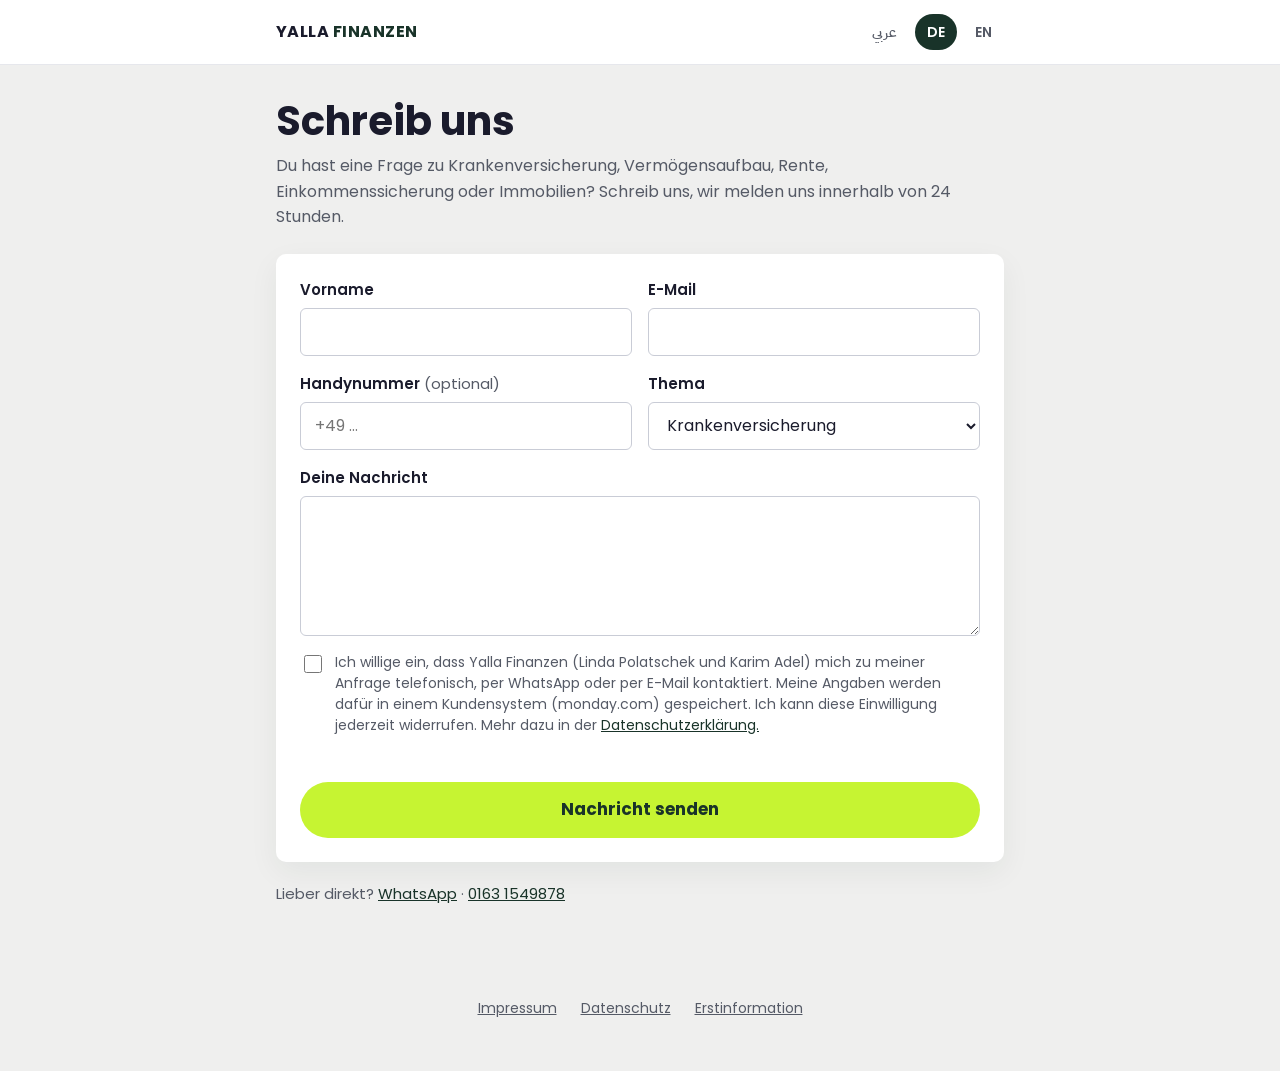
<file: kontakt.html>
<!doctype html>
<html lang="de"><head><meta charset="utf-8"><meta name="viewport" content="width=device-width, initial-scale=1">
<title>Kontakt – Yalla Finanzen</title>
<meta name="description" content="Schreib Yalla Finanzen: Fragen zu Krankenversicherung, Vermögensaufbau, Rente, Einkommenssicherung oder Immobilien. Antwort innerhalb von 24 Stunden.">
<meta name="theme-color" content="#193329">
<link rel="icon" href="favicon.svg" type="image/svg+xml">
<link rel="preload" href="fonts/poppins-latin-700-normal.woff2" as="font" type="font/woff2" crossorigin>
<style>
@font-face{font-family:'Poppins';font-display:swap;font-weight:400;src:url(fonts/poppins-latin-400-normal.woff2) format('woff2')}
@font-face{font-family:'Poppins';font-display:swap;font-weight:600;src:url(fonts/poppins-latin-600-normal.woff2) format('woff2')}
@font-face{font-family:'Poppins';font-display:swap;font-weight:700;src:url(fonts/poppins-latin-700-normal.woff2) format('woff2')}
@font-face{font-family:'Plex Arabic';font-display:swap;font-weight:400;src:url(fonts/ibm-plex-sans-arabic-arabic-400-normal.woff2) format('woff2')}
@font-face{font-family:'Plex Arabic';font-display:swap;font-weight:600;src:url(fonts/ibm-plex-sans-arabic-arabic-600-normal.woff2) format('woff2')}
@font-face{font-family:'Plex Arabic';font-display:swap;font-weight:700;src:url(fonts/ibm-plex-sans-arabic-arabic-700-normal.woff2) format('woff2')}
:root{--ink:#1a1b2c;--green:#193329;--lime:#c6f432;--grey:#555a66;--line:#c9ccd6;--soft:#efefee}
*{box-sizing:border-box}
body{margin:0;background:var(--soft);color:var(--ink);font-family:Poppins,'Plex Arabic',Arial,sans-serif;font-size:16px;line-height:1.6}
html[dir=rtl] body{font-family:'Plex Arabic',Poppins,Arial,sans-serif}
a{color:var(--green)}
header{background:#fff;border-bottom:1px solid #e6e7ec}
.bar{max-width:760px;margin:0 auto;padding:14px 16px;display:flex;align-items:center;justify-content:space-between;gap:12px}
.brand{font-weight:800;letter-spacing:.03em;text-decoration:none;color:var(--ink)}.brand b{color:var(--green)}
.langs{display:flex;gap:6px}
.langs a{display:inline-flex;align-items:center;min-height:36px;padding:0 12px;border-radius:999px;text-decoration:none;font-weight:600;font-size:14px;color:var(--grey)}
.langs a[aria-current=true]{background:var(--green);color:#fff}
main{max-width:760px;margin:0 auto;padding:32px 16px 56px}
h1{font-size:clamp(28px,6vw,40px);line-height:1.2;margin:0 0 8px}
.lead{color:var(--grey);margin:0 0 24px}
.card{background:#fff;border-radius:10px;padding:24px;display:flex;flex-direction:column;gap:16px;box-shadow:0 10px 30px rgba(25,51,41,.06)}
label.f{display:flex;flex-direction:column;gap:6px;font-weight:600;font-size:15px}
label.f span.opt{font-weight:400;color:var(--grey)}
input[type=text],input[type=email],input[type=tel],select,textarea{font:inherit;font-size:16px;font-weight:400;min-height:48px;padding:10px 14px;border:1px solid var(--line);border-radius:6px;background:#fff;color:var(--ink);width:100%}
textarea{min-height:140px;resize:vertical}
input:focus,select:focus,textarea:focus{outline:2px solid var(--green);border-color:var(--green)}
input[type=tel]{direction:ltr}
html[dir=rtl] input[type=tel]{text-align:right}
.row{display:grid;grid-template-columns:1fr 1fr;gap:16px}
@media (max-width:560px){.row{grid-template-columns:1fr}}
.consent{display:flex;gap:10px;align-items:flex-start;font-size:14px;line-height:1.5;color:var(--grey)}
.consent input{width:18px;height:18px;margin-top:3px;flex:none;accent-color:var(--green)}
button{min-height:56px;border:none;border-radius:999px;background:var(--lime);color:var(--green);font:inherit;font-weight:700;font-size:17px;cursor:pointer;transition:transform .15s,filter .2s}
button:active{transform:scale(.98)}
@media (hover:hover){button:hover{filter:brightness(.95)}}
.err{color:#b3261e;font-size:14px;min-height:1em;margin:0}
.done{background:#fff;border-radius:10px;padding:24px;font-size:18px;font-weight:600;line-height:1.5}
.alt{margin-top:20px;color:var(--grey);font-size:15px}
/* Spam-Schutzfeld unsichtbar; spezifischer als input[type=text], sonst wird es 100 % breit */
#kf input.hp{position:absolute;width:1px;min-height:0;height:1px;padding:0;border:0;overflow:hidden;clip-path:inset(50%);opacity:0;pointer-events:none}
:focus-visible{outline:3px solid var(--green);outline-offset:2px}
footer{display:flex;flex-wrap:wrap;justify-content:center;gap:0 12px;padding:8px 16px 40px;font-size:14px}
footer a{color:var(--grey);padding:12px 6px}
@media (prefers-reduced-motion:reduce){*{transition-duration:.01ms!important}}
</style></head>
<body>
<!-- Netlify erkennt das Formular beim Deploy an diesem versteckten Formular -->
<form name="kontakt" data-netlify="true" netlify-honeypot="bot-field" hidden><input name="bot-field"><input name="name"><input name="email"><input name="telefon"><input name="thema"><input name="nachricht"><input name="sprache"><input name="einwilligung"><input name="datenschutz_stand"><input name="zeit"><input name="seite"></form>

<header><div class="bar"><a class="brand" href="/">YALLA <b>FINANZEN</b></a>
<nav class="langs" aria-label="Sprache"><a href="?lang=ar" data-l="ar">عربي</a><a href="?lang=de" data-l="de">DE</a><a href="?lang=en" data-l="en">EN</a></nav></div></header>

<main>
<h1 data-t="h"></h1>
<p class="lead" data-t="lead"></p>
<div id="box">
<form class="card" id="kf" novalidate>
 <div class="row">
  <label class="f"><span data-t="name"></span><input type="text" name="vorname" autocomplete="given-name" maxlength="60" required></label>
  <label class="f"><span data-t="email"></span><input type="email" name="email" autocomplete="email" maxlength="254" required></label>
 </div>
 <div class="row">
  <label class="f"><span><span data-t="tel"></span> <span class="opt" data-t="optional"></span></span><input type="tel" name="tel" autocomplete="tel" inputmode="tel" placeholder="+49 …" maxlength="40"></label>
  <label class="f"><span data-t="topic"></span><select name="thema" id="thema"></select></label>
 </div>
 <label class="f"><span data-t="msg"></span><textarea name="nachricht" maxlength="2000" required></textarea></label>
 <label class="consent"><input type="checkbox" name="consent" required><span><span data-t="consent"></span> <a href="datenschutz.html" target="_blank" rel="noopener" data-t="priv"></a></span></label>
 <input type="text" name="bot-field" class="hp" tabindex="-1" autocomplete="off" aria-hidden="true">
 <p class="err" id="err" role="alert"></p>
 <button type="submit" data-t="send"></button>
</form>
</div>
<p class="alt"><span data-t="alt"></span> <a href="https://wa.me/491631549878" target="_blank" rel="noopener">WhatsApp</a> · <a href="tel:+491631549878" dir="ltr">0163 1549878</a></p>
</main>
<footer><a href="impressum.html">Impressum</a><a href="datenschutz.html">Datenschutz</a><a href="erstinformation.html">Erstinformation</a></footer>

<script src="lead-send.js"></script>
<script>
(function () {
  var T = {
    de: { dir: 'ltr', h: 'Schreib uns', lead: 'Du hast eine Frage zu Krankenversicherung, Vermögensaufbau, Rente, Einkommenssicherung oder Immobilien? Schreib uns, wir melden uns innerhalb von 24 Stunden.',
      name: 'Vorname', email: 'E-Mail', tel: 'Handynummer', optional: '(optional)', topic: 'Thema', msg: 'Deine Nachricht',
      topics: ['Krankenversicherung', 'Vermögensaufbau', 'Rente', 'Einkommenssicherung', 'Immobilien', 'Sonstiges'],
      consent: 'Ich willige ein, dass Yalla Finanzen (Linda Polatschek und Karim Adel) mich zu meiner Anfrage telefonisch, per WhatsApp oder per E-Mail kontaktiert. Meine Angaben werden dafür in einem Kundensystem (monday.com) gespeichert. Ich kann diese Einwilligung jederzeit widerrufen. Mehr dazu in der',
      priv: 'Datenschutzerklärung.', send: 'Nachricht senden', invalid: 'Bitte gib deinen Vornamen, eine gültige E-Mail und deine Nachricht an und bestätige die Einwilligung.',
      thanks: 'Danke, %n! Wir melden uns innerhalb von 24 Stunden bei dir.', alt: 'Lieber direkt?' },
    ar: { dir: 'rtl', h: 'راسلنا', lead: 'لديك سؤال عن التأمين الصحي أو بناء الثروة أو التقاعد أو حماية الدخل أو العقارات؟ راسلنا، وسنتواصل معك خلال 24 ساعة.',
      name: 'الاسم الأول', email: 'البريد الإلكتروني', tel: 'رقم الموبايل', optional: '(اختياري)', topic: 'الموضوع', msg: 'رسالتك',
      topics: ['التأمين الصحي', 'بناء الثروة', 'التقاعد', 'حماية الدخل', 'العقارات', 'موضوع آخر'],
      consent: 'أوافق على أن يتواصل معي يلا فينانزن (ليندا بولاتشيك وكريم عادل) بخصوص طلبي عبر الهاتف أو واتساب أو البريد الإلكتروني. تُحفظ بياناتي لهذا الغرض في نظام لإدارة العملاء (monday.com). يمكنني سحب هذه الموافقة في أي وقت. المزيد في',
      priv: 'سياسة الخصوصية.', send: 'إرسال الرسالة', invalid: 'من فضلك اكتب اسمك الأول وبريدًا إلكترونيًا صحيحًا ورسالتك ووافق على التواصل.',
      thanks: 'شكرًا يا %n! سنتواصل معك خلال 24 ساعة.', alt: 'تفضّل التواصل المباشر؟' },
    en: { dir: 'ltr', h: 'Write to us', lead: 'Do you have a question about health insurance, building wealth, retirement, income protection or real estate? Write to us and we will get back to you within 24 hours.',
      name: 'First name', email: 'Email', tel: 'Mobile number', optional: '(optional)', topic: 'Topic', msg: 'Your message',
      topics: ['Health insurance', 'Building wealth', 'Retirement', 'Income protection', 'Real estate', 'Other'],
      consent: 'I agree that Yalla Finanzen (Linda Polatschek and Karim Adel) may contact me about my request by phone, WhatsApp or email. My details are stored for this purpose in a customer system (monday.com). I can withdraw this consent at any time. More in the',
      priv: 'privacy policy.', send: 'Send message', invalid: 'Please enter your first name, a valid email and your message, and confirm your consent.',
      thanks: 'Thank you, %n! We will get back to you within 24 hours.', alt: 'Prefer direct contact?' }
  };
  // Themen für monday immer auf Deutsch speichern
  var TOPICS_DE = T.de.topics;
  var m = location.search.match(/[?&]lang=(de|ar|en)/i);
  var lang = m ? m[1].toLowerCase() : (/^ar/i.test(navigator.language || '') ? 'ar' : 'de');
  var t = T[lang];
  document.documentElement.lang = lang;
  document.documentElement.dir = t.dir;
  document.querySelectorAll('[data-t]').forEach(function (el) { el.textContent = t[el.getAttribute('data-t')]; });
  document.querySelectorAll('.langs a').forEach(function (a) { if (a.dataset.l === lang) a.setAttribute('aria-current', 'true'); });
  var sel = document.getElementById('thema');
  t.topics.forEach(function (label, i) { var o = document.createElement('option'); o.value = String(i); o.textContent = label; sel.appendChild(o); });
  var pre = (location.search.match(/[?&]thema=(\d)/) || [])[1];
  if (pre) sel.value = pre;

  var f = document.getElementById('kf'), err = document.getElementById('err'), busy = false;
  f.addEventListener('submit', function (e) {
    e.preventDefault();
    var first = f.vorname.value.trim(), mail = f.email.value.trim(), text = f.nachricht.value.trim();
    var mailOk = /^[^\s@]+@[^\s@]+\.[^\s@]+$/.test(mail);
    if (!first || !mailOk || !text || !f.consent.checked) { err.textContent = t.invalid; return; }
    if (busy) return;
    busy = true; err.textContent = '';
    window.ylPostLead({
      'form-name': 'kontakt', 'bot-field': f['bot-field'].value, name: first, email: mail, telefon: f.tel.value.trim(),
      thema: TOPICS_DE[+sel.value] || '', nachricht: text, sprache: lang,
      einwilligung: T[lang].consent + ' ' + T[lang].priv, datenschutz_stand: '2026-11',
      zeit: new Date().toISOString(), seite: location.href
    }).then(function () {
      var d = document.createElement('div'); d.className = 'done'; d.setAttribute('role', 'status');
      d.textContent = '✅ ' + t.thanks.replace('%n', first);
      document.getElementById('box').replaceChildren(d);
    }).catch(function () { busy = false; });
  });
})();
</script>
</body></html>
</file>
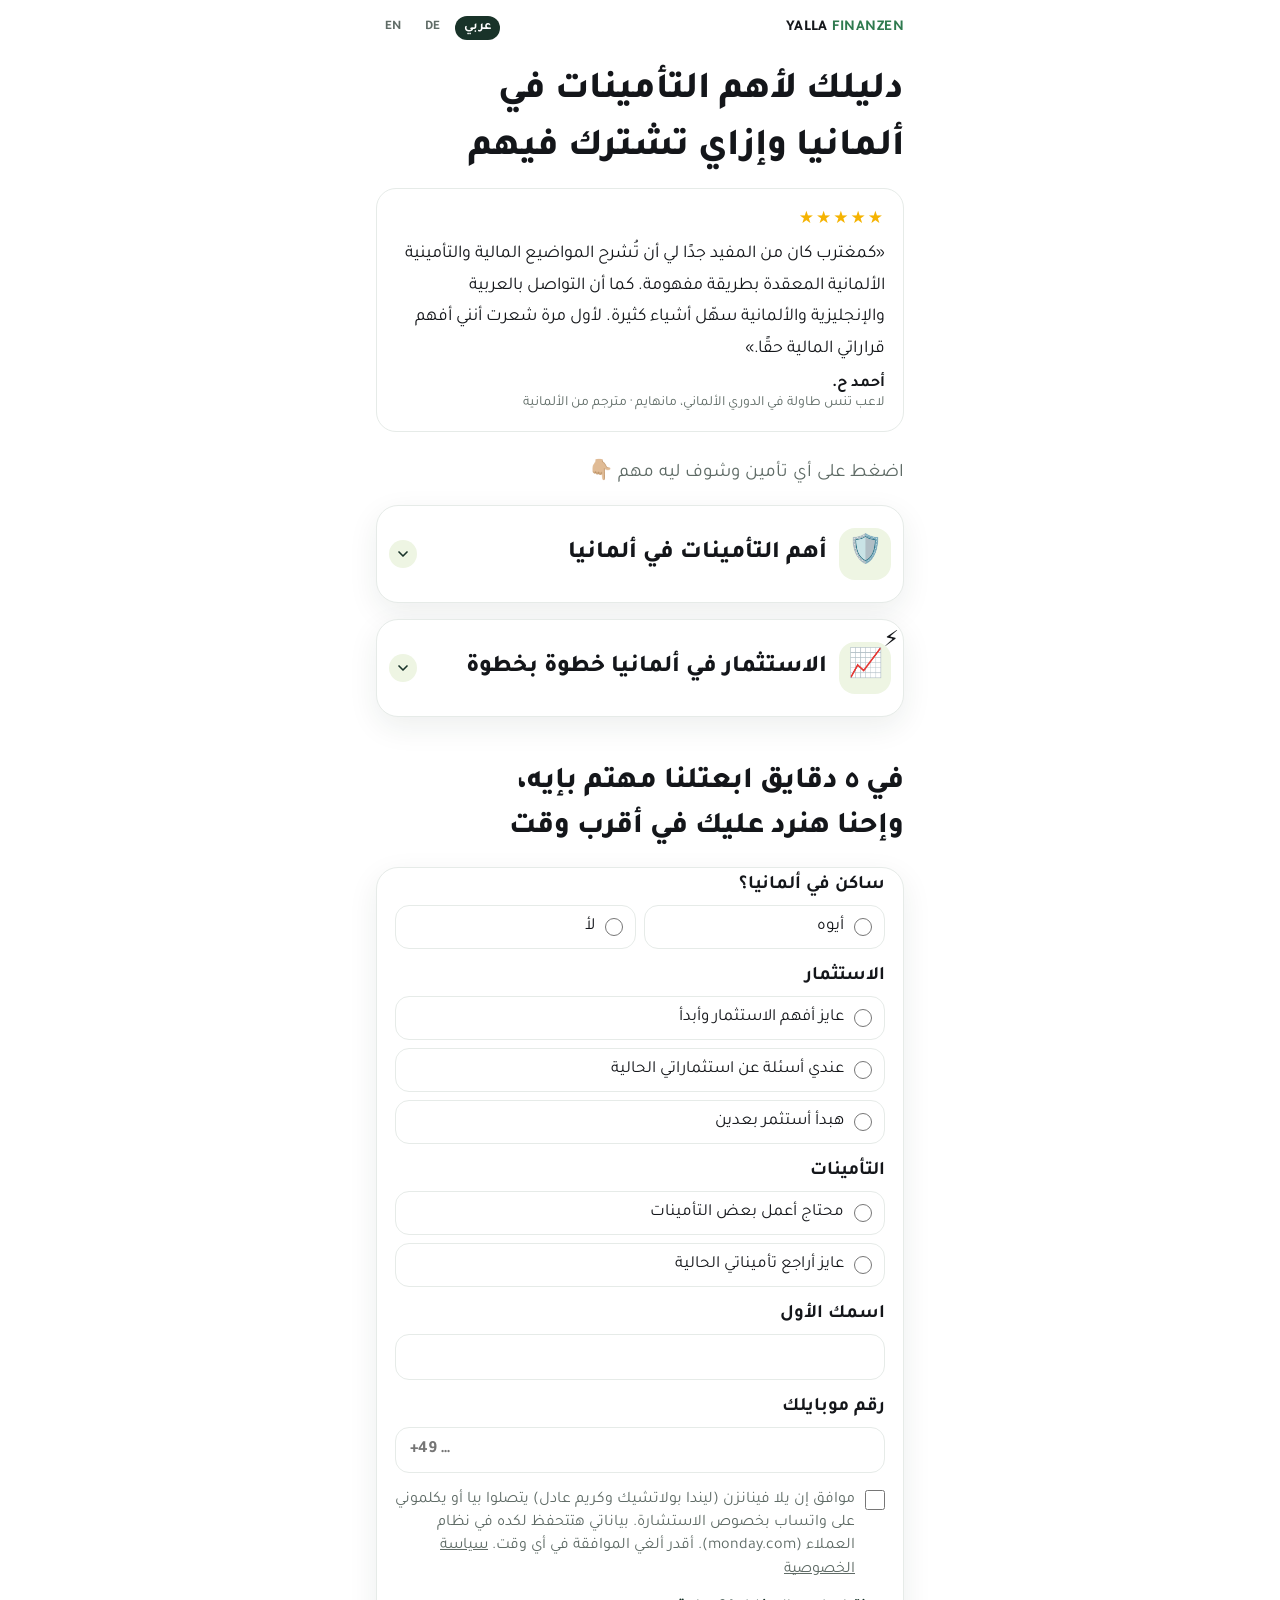
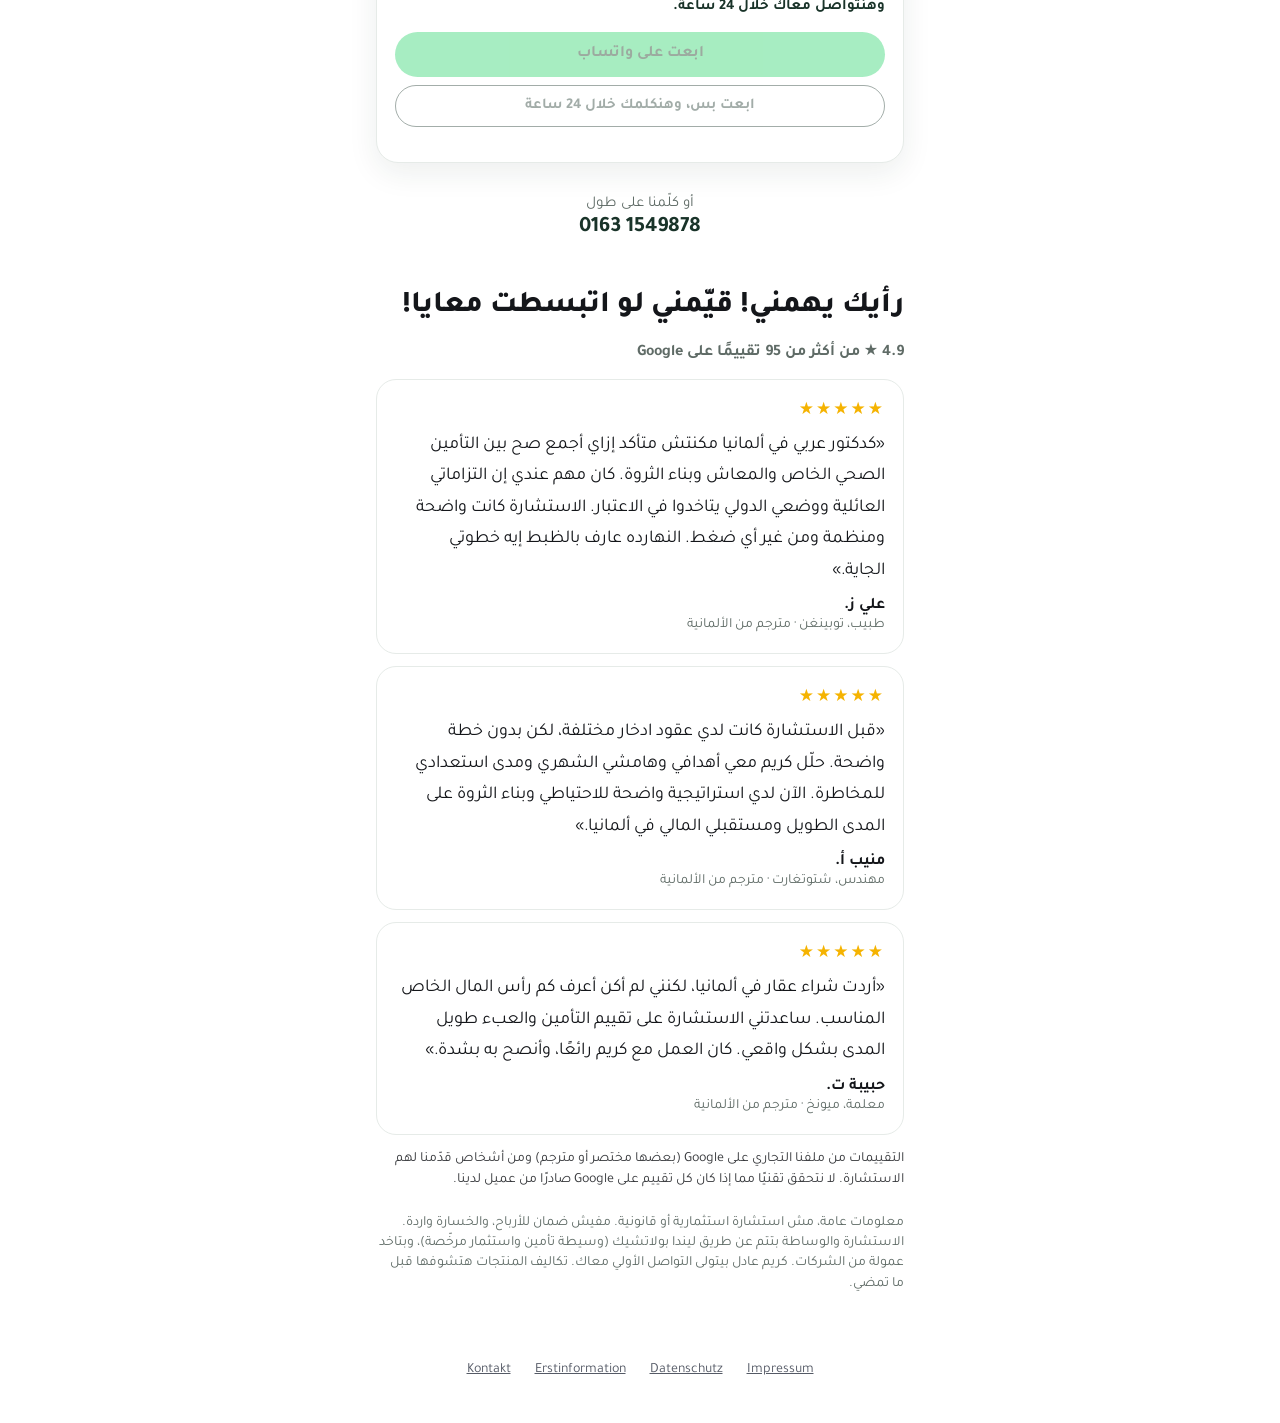
<file: preise.html>
<!doctype html><html lang="ar" dir="rtl"><head><meta charset="utf-8">
<meta name="viewport" content="width=device-width,initial-scale=1,viewport-fit=cover"><meta name="robots" content="noindex">
<title>أفضل الأسعار في ألمانيا</title><link rel="icon" href="favicon.svg"></head><body>
<form name="investieren" data-netlify="true" netlify-honeypot="bot-field" hidden>
<input name="bot-field"><input name="name"><input name="sprache"><input name="in_deutschland"><input name="investieren"><input name="versicherungen"><input name="telefon"><input name="einwilligung"><input name="einwilligung_zeit"><input name="datenschutz_stand"><input name="kanal">
</form>


<style>
@font-face{font-family:Tajawal;font-style:normal;font-display:swap;font-weight:400;src:url(fonts/tajawal-arabic-400-normal.woff2) format('woff2');unicode-range:U+0600-06FF,U+0750-077F,U+0870-088E,U+0890-0891,U+0897-08E1,U+08E3-08FF,U+200C-200E,U+2010-2011,U+204F,U+2E41,U+FB50-FDFF,U+FE70-FE74,U+FE76-FEFC}
@font-face{font-family:Tajawal;font-style:normal;font-display:swap;font-weight:500;src:url(fonts/tajawal-arabic-500-normal.woff2) format('woff2');unicode-range:U+0600-06FF,U+0750-077F,U+0870-088E,U+0890-0891,U+0897-08E1,U+08E3-08FF,U+200C-200E,U+2010-2011,U+204F,U+2E41,U+FB50-FDFF,U+FE70-FE74,U+FE76-FEFC}
@font-face{font-family:Tajawal;font-style:normal;font-display:swap;font-weight:700;src:url(fonts/tajawal-arabic-700-normal.woff2) format('woff2');unicode-range:U+0600-06FF,U+0750-077F,U+0870-088E,U+0890-0891,U+0897-08E1,U+08E3-08FF,U+200C-200E,U+2010-2011,U+204F,U+2E41,U+FB50-FDFF,U+FE70-FE74,U+FE76-FEFC}
@font-face{font-family:Tajawal;font-style:normal;font-display:swap;font-weight:800;src:url(fonts/tajawal-arabic-800-normal.woff2) format('woff2');unicode-range:U+0600-06FF,U+0750-077F,U+0870-088E,U+0890-0891,U+0897-08E1,U+08E3-08FF,U+200C-200E,U+2010-2011,U+204F,U+2E41,U+FB50-FDFF,U+FE70-FE74,U+FE76-FEFC}
@font-face{font-family:Tajawal;font-style:normal;font-display:swap;font-weight:400;src:url(fonts/tajawal-latin-400-normal.woff2) format('woff2');unicode-range:U+0000-00FF,U+0131,U+0152-0153,U+02BB-02BC,U+02C6,U+02DA,U+02DC,U+0304,U+0308,U+0329,U+2000-206F,U+20AC,U+2122,U+2191,U+2193,U+2212,U+2215,U+FEFF,U+FFFD}
@font-face{font-family:Tajawal;font-style:normal;font-display:swap;font-weight:500;src:url(fonts/tajawal-latin-500-normal.woff2) format('woff2');unicode-range:U+0000-00FF,U+0131,U+0152-0153,U+02BB-02BC,U+02C6,U+02DA,U+02DC,U+0304,U+0308,U+0329,U+2000-206F,U+20AC,U+2122,U+2191,U+2193,U+2212,U+2215,U+FEFF,U+FFFD}
@font-face{font-family:Tajawal;font-style:normal;font-display:swap;font-weight:700;src:url(fonts/tajawal-latin-700-normal.woff2) format('woff2');unicode-range:U+0000-00FF,U+0131,U+0152-0153,U+02BB-02BC,U+02C6,U+02DA,U+02DC,U+0304,U+0308,U+0329,U+2000-206F,U+20AC,U+2122,U+2191,U+2193,U+2212,U+2215,U+FEFF,U+FFFD}
@font-face{font-family:Tajawal;font-style:normal;font-display:swap;font-weight:800;src:url(fonts/tajawal-latin-800-normal.woff2) format('woff2');unicode-range:U+0000-00FF,U+0131,U+0152-0153,U+02BB-02BC,U+02C6,U+02DA,U+02DC,U+0304,U+0308,U+0329,U+2000-206F,U+20AC,U+2122,U+2191,U+2193,U+2212,U+2215,U+FEFF,U+FFFD}
.rvn{font-size:14px;line-height:1.5;opacity:.85;margin-top:14px}
.b.b2{background:transparent;color:var(--v);border:1.5px solid var(--v);font-size:15px;padding:11px}
#fn{font:inherit;font-size:17px;padding:12px 14px;border:1.5px solid var(--line);border-radius:14px}
#fn:focus{outline:2px solid var(--g);border-color:var(--g)}
/* Formular im dunklen Design (Variante c) mit dunkler Schrift auf weißer Karte */
body.c .fp{color:var(--t)}
.legal-links{display:flex;justify-content:center;flex-wrap:wrap;gap:0 12px;padding:16px 16px 32px;font-size:14px}
.legal-links a{color:#555a66;padding:12px 6px}
body.c .legal-links a{color:#c9ccd3}
.ok a{color:inherit}
/* Layout: one narrow white column, video first, then a tappable 4-step list; step 1 holds the WhatsApp/Instagram questionnaire. Single light look by choice (Karim: nur weißer Hintergrund). */
@font-face{font-family:A;font-weight:400;src:url(fonts/ibm-plex-sans-arabic-arabic-400-normal.woff2)}
@font-face{font-family:A;font-weight:600;src:url(fonts/ibm-plex-sans-arabic-arabic-600-normal.woff2)}
@font-face{font-family:A;font-weight:700;src:url(fonts/ibm-plex-sans-arabic-arabic-700-normal.woff2)}
:root{--v:#193329;--l:#c6f432;--g:#2f7a4f;--t:#14161a;--m:#5f6b66;--line:#e6ebe8;--tint:#eef5e3;--bg:#ffffff;--wa:#25d366;color-scheme:light}
*{box-sizing:border-box;margin:0;padding:0}
[hidden]{display:none!important}
.ins{display:flex;flex-direction:column;gap:14px;margin-bottom:40px}
.box{border:1.5px solid var(--line);border-radius:22px;padding:0 18px;background:var(--bg);box-shadow:0 8px 24px rgba(25,51,41,.07)}
.box>summary{padding:18px 0}
.box .nm{flex:1;min-width:0}
.box .nm b{display:block;font-size:20px;line-height:1.3;hyphens:auto;-webkit-hyphens:auto;overflow-wrap:anywhere}
.box .nm i{font-style:normal;font-size:13px;font-weight:700;color:var(--g);background:var(--tint);padding:2px 8px;border-radius:99px;margin-inline-start:6px;vertical-align:middle}
.box .nm span{display:block;font-size:15px;color:var(--m);margin-top:3px;line-height:1.4}
.ar .box .nm b{font-size:22px;line-height:1.45}.ar .box .nm span{font-size:17px;line-height:1.55}
.box .body{padding:0 0 20px;display:flex;flex-direction:column;gap:14px}
.box .qq{font-weight:800;font-size:18px;color:var(--v)}.ar .box .qq{font-size:20px}
.big{background:var(--v);color:var(--l);font-weight:800;font-size:20px;line-height:1.35;border-radius:16px;padding:16px}
.ar .big{font-size:22px;line-height:1.55}
.box .body p{font-size:17px;line-height:1.6;color:var(--t)}.ar .box .body p{font-size:19px;line-height:1.8}
.fix{display:flex;gap:10px;background:var(--tint);border-radius:16px;padding:16px;font-weight:700;font-size:17px;line-height:1.55;color:var(--v)}
.ar .fix{font-size:19px;line-height:1.75}
.fix .ck{flex:none;width:26px;height:26px;border-radius:50%;background:var(--g);color:var(--bg);display:flex;align-items:center;justify-content:center;font-size:15px}
h1.top{font-size:34px;line-height:1.15;margin:8px 0 10px;hyphens:auto;-webkit-hyphens:auto;overflow-wrap:break-word}.ar h1.top{font-size:38px;line-height:1.5}
h2.sec{font-size:28px;font-weight:800;line-height:1.3;margin:0 0 16px;color:var(--t);text-wrap:balance}.ar h2.sec{font-size:30px;line-height:1.5}
.lead2{font-size:17px;color:var(--m);margin:0 0 20px}.ar .lead2{font-size:19px}
.rev{margin:44px 0 8px}.rev .sub{color:var(--m);font-size:16px;margin:-6px 0 16px;font-weight:600}.rc{border:1.5px solid var(--line);border-radius:20px;padding:18px;margin-bottom:12px;background:#fff}.rc .st{color:#f5b301;font-size:17px;letter-spacing:2px}.rc p{font-size:17px;line-height:1.6;margin:8px 0 10px}.ar .rc p{font-size:18px;line-height:1.75}.rc.rtop{margin:0 0 26px}details.etf+details.etf{margin-top:8px}.rc b{display:block;font-size:16px}.rc span{color:var(--m);font-size:14px}
.crd{border:1.5px solid var(--line);border-radius:22px;background:#fff;box-shadow:0 10px 30px rgba(25,51,41,.08);margin-bottom:16px;padding:0 12px}.crd>summary{padding:22px 0;gap:12px}.crd>summary h2{flex:1;min-width:0;font-size:22px;font-weight:800;line-height:1.35;text-wrap:balance}.ar .crd>summary h2{font-size:24px;line-height:1.5}.crd[open]>summary{border-bottom:1.5px solid var(--line);margin-bottom:18px}.bigb{padding-bottom:14px}.bigb .panel{box-shadow:none;border:0;padding:0}.bigb .ins,.bigb .inv,.bigb .planwrap{margin-bottom:0}.bigb .b.go.top-go{margin:18px 0 0}#fw{margin-top:44px}
.em{flex:none;width:52px;height:52px;border-radius:16px;background:var(--tint);display:flex;align-items:center;justify-content:center;font-size:28px;line-height:1}.em i{font-style:normal;display:block;animation:emf 2.6s ease-in-out infinite}.crd[open]>summary .em i{animation:emp .8s cubic-bezier(.3,1.6,.5,1) 1}.c-start[open]>summary .em i{animation:emr .9s ease-out 1}details[open]>summary .ico svg,details[open]>summary .ico img{animation:emp .6s cubic-bezier(.3,1.6,.5,1) 1}
@keyframes emf{0%,100%{transform:translateY(0)}50%{transform:translateY(-4px)}}@keyframes emp{0%{transform:scale(1) rotate(0)}35%{transform:scale(1.45) rotate(-14deg)}65%{transform:scale(.92) rotate(10deg)}100%{transform:scale(1) rotate(0)}}@keyframes emr{0%{transform:translate(0,0)}45%{transform:translate(10px,-22px) scale(1.3);opacity:1}46%{transform:translate(-10px,22px) scale(.7);opacity:0}100%{transform:translate(0,0);opacity:1}}
.ico i.e{font-style:normal;font-size:27px;line-height:1;display:block;animation-duration:2.8s;animation-timing-function:ease-in-out;animation-iteration-count:infinite}details[open]>summary .ico i.e{animation-duration:.9s}
.e.sway{animation-name:ksway;transform-origin:50% 90%}.e.beat{animation-name:kbeat}.e.drive{animation-name:kdrive}.e.tilt{animation-name:ktilt;transform-origin:50% 20%}.e.hop{animation-name:khop}.e.talk{animation-name:ktalk;transform-origin:20% 90%}.e.pop{animation-name:kpop}.e.coin{animation-name:kcoin}.e.shake{animation-name:kshake}
@keyframes ksway{0%,100%{transform:rotate(-12deg)}50%{transform:rotate(12deg)}}@keyframes kbeat{0%,100%{transform:scale(1)}15%{transform:scale(1.25)}30%{transform:scale(1)}45%{transform:scale(1.18)}60%{transform:scale(1)}}@keyframes kdrive{0%,100%{transform:translateX(-6px)}50%{transform:translateX(6px) translateY(-1px)}}@keyframes ktilt{0%,100%{transform:rotate(-10deg)}50%{transform:rotate(10deg)}}@keyframes khop{0%,60%,100%{transform:translateY(0) scale(1)}30%{transform:translateY(-6px) scale(1.06)}45%{transform:translateY(0) scale(1.08,.92)}}@keyframes ktalk{0%,100%{transform:scale(1) rotate(0)}50%{transform:scale(1.15) rotate(-8deg)}}@keyframes kpop{0%,70%,100%{transform:scale(1)}35%{transform:scale(1.3) rotate(8deg)}}@keyframes kcoin{0%,100%{transform:rotateY(0)}50%{transform:rotateY(180deg)}}@keyframes kshake{0%,100%{transform:rotate(0) translateY(0)}25%{transform:rotate(-10deg) translateY(-2px)}75%{transform:rotate(10deg) translateY(2px)}}
.ico,.em{position:relative}.ico i.e.drive{animation-name:kdrive2;animation-duration:.35s}
.wind{position:absolute;right:4px;top:50%;width:13px;height:14px;margin-top:-4px;background:linear-gradient(var(--g),var(--g)) 0 0/13px 2px no-repeat,linear-gradient(var(--g),var(--g)) 4px 6px/9px 2px no-repeat,linear-gradient(var(--g),var(--g)) 1px 12px/11px 2px no-repeat;animation:kwind .55s linear infinite}
@keyframes kdrive2{0%,100%{transform:translate(-6px,0)}50%{transform:translate(-6px,-1.5px)}}@keyframes kwind{0%{transform:translateX(-7px);opacity:0}35%{opacity:.9}100%{transform:translateX(6px);opacity:0}}
.zap{position:absolute;top:-10px;inset-inline-start:-8px;font-size:22px;line-height:1;font-style:normal;animation:kzap 1.5s linear infinite;transform-origin:50% 0}
@keyframes kzap{0%,100%{opacity:0;transform:scale(.4) rotate(-15deg) translateY(-6px)}8%{opacity:1;transform:scale(1.35) rotate(8deg) translateY(2px)}16%{opacity:.25;transform:scale(1.1) rotate(-6deg)}24%{opacity:1;transform:scale(1.25) rotate(6deg) translateY(3px)}55%{opacity:1;transform:scale(1) rotate(0)}75%{opacity:0;transform:scale(.8) translateY(4px)}}
.callw{display:block;text-align:center;margin-top:12px;color:var(--g);font-weight:700;font-size:16px;text-decoration:underline}.ar .callw{font-size:18px}
.callb{display:block;text-align:center;text-decoration:none;line-height:1.4}.inv .callb{margin:16px 0 0}
.ckh{display:flex;align-items:center;gap:14px;padding:18px 0 12px}.ckb{display:flex;gap:8px;flex-wrap:wrap;padding-bottom:12px}.ckb button{flex:1 1 0;min-width:96px;line-height:1.35;font:inherit;font-weight:700;font-size:16px;padding:13px 8px;border-radius:14px;border:1.5px solid var(--line);background:var(--bg);color:var(--t);cursor:pointer}.ar .ckb button{font-size:18px}.ckb button.on{background:var(--g);border-color:var(--g);color:#fff}.ckb button.on.no{background:#b3261e;border-color:#b3261e}.box.chk{padding-bottom:14px}.box.chk .etf .big{margin:0 0 10px}.box.chk .etf p{margin:0}
.res{margin:6px 0 36px}.rl{text-align:center;color:var(--m);font-weight:600;font-size:16px}.ar .rl{font-size:18px}.rbox{background:var(--v);color:#fff;border-radius:22px;padding:22px 18px;text-align:center}.rn{font-size:28px;font-weight:800;color:var(--l);line-height:1.4}.rm{display:flex;flex-wrap:wrap;gap:8px;justify-content:center;margin:12px 0 4px}.rm span{background:rgba(255,255,255,.12);border-radius:99px;padding:7px 14px;font-weight:700;font-size:15px}.ar .rm span{font-size:17px}.rq{font-size:17px;line-height:1.6;margin:14px 0 16px;opacity:.95}.ar .rq{font-size:19px;line-height:1.75}.rp{font-weight:700;color:var(--l);font-size:15px;margin:0 0 12px}.ar .rp{font-size:17px}.rbox .b.wa{display:block;text-decoration:none;font-size:18px;padding:15px;line-height:1.4}
.sv{margin-bottom:36px}.svl{display:flex;gap:12px;align-items:center;font-weight:700;font-size:18px;padding:12px 0;border-bottom:1.5px solid var(--line)}.ar .svl{font-size:20px}.svl:last-child{border:0}.ck2{flex:none;width:28px;height:28px;border-radius:50%;background:var(--l);color:var(--v);display:flex;align-items:center;justify-content:center;font-size:15px}
.d .inv,.c .res{margin-bottom:40px}.inv>.b.go{margin-top:18px}
details.etf.fear>summary{color:#b3261e;font-size:17px;line-height:1.45;gap:10px;align-items:flex-start}.ar details.etf.fear>summary{font-size:19px;line-height:1.6}.fear p+p{margin-top:10px!important}.fear .pl{flex:none}
.ab,.fq{margin-bottom:40px}.abh{display:flex;align-items:center;gap:14px}.abf{flex:none;width:72px;height:72px;border-radius:50%;overflow:hidden;background:var(--tint)}.abf img{width:100%;height:100%;object-fit:cover;object-position:50% 15%}.abh b{display:block;font-size:20px}.abh span{display:block;color:var(--m);font-size:15px;line-height:1.5}.ar .abh span{font-size:17px}.abp{font-size:17px;line-height:1.65;margin:14px 0 16px}.ar .abp{font-size:19px;line-height:1.8}.abs{display:grid;grid-template-columns:repeat(3,1fr);gap:8px}.abs div{background:var(--tint);border-radius:16px;padding:14px 6px;text-align:center}.abs b{display:block;font-size:22px;font-weight:800;color:var(--v)}.abs span{font-size:13px;color:var(--m);font-weight:600}.ar .abs span{font-size:15px}
.fq details.etf+details.etf{margin-top:8px}
.hot{background:var(--v);color:#fff;border-radius:24px;padding:26px 18px;text-align:center;margin:28px 0 8px}.hl{font-weight:700;font-size:17px;color:var(--l)}.ar .hl{font-size:19px}.hn{display:block;color:#fff;text-decoration:none;font-size:40px;font-weight:800;letter-spacing:.5px;margin:6px 0 2px;user-select:all;-webkit-user-select:all}.hh{opacity:.85;font-size:15px;margin-bottom:16px}.ar .hh{font-size:17px}.hot .b.wa{display:block;text-decoration:none;font-size:18px;padding:15px;line-height:1.4}.ho{margin-top:18px;padding-top:16px;border-top:1px solid rgba(255,255,255,.18);font-size:15px}.ho b{display:block;color:var(--l);margin-bottom:2px}.ho span{opacity:.9}
.c .ins{gap:8px}.c .box.chk{padding:0 12px;border-radius:16px;box-shadow:none}.c .ckh{padding:9px 0;gap:10px;cursor:pointer}.c .chk .ico{width:38px;height:38px;border-radius:11px}.c .chk .ico i.e{font-size:21px}.c .chk .nm b{font-size:15.5px;line-height:1.35}.ar.c .chk .nm b{font-size:16.5px;line-height:1.45}.c .chk .nm i{font-size:10.5px;padding:1px 6px;margin-inline-start:4px}.c .ckb{flex:none;flex-wrap:nowrap;gap:5px;padding:0}.c .ckb button{flex:none;min-width:40px;height:38px;padding:0 9px;font-size:15px;border-radius:11px}.ar.c .ckb button{font-size:15px}.c .ckb button.t{font-size:12.5px;font-weight:800}.c .chk .more2{display:none;padding:2px 0 12px}.c .chk.open .more2{display:block}.c .chk .fqq{color:#b3261e;font-weight:700;font-size:16px;line-height:1.5;margin-bottom:10px}.ar.c .chk .fqq{font-size:18px;line-height:1.6}.c .chk .big{font-size:17px;padding:12px;border-radius:12px;margin-bottom:10px}.ar.c .chk .big{font-size:18px}.c .chk .more2 p{font-size:15.5px;line-height:1.6;color:var(--t)}.ar.c .chk .more2 p{font-size:17px;line-height:1.75}.c .chk .more2 p+p{margin-top:8px}.c .chk .cv{flex:none;transition:transform .2s;color:var(--m);font-size:12px}.c .chk.open .cv{transform:rotate(180deg)}.c .lead2{margin-bottom:12px}.c .wind{display:none}
.planwrap{margin-bottom:44px}
.b.go{background:var(--g);color:var(--bg);font-size:18px;padding:15px;width:100%;margin-top:4px}.b.go.top-go{margin:6px 0 44px}.b.go.after-go{margin-top:18px}details.nox summary{cursor:default}.ar .b.go{font-size:20px}
.inv .b.go{margin-top:16px}details.pr summary{padding:2px 0;color:var(--t)}details.pr summary h3{flex:1}details.pr p{margin-top:8px}
.formwrap{margin:8px 0 32px;scroll-margin-top:16px}.fp{padding:20px 18px}
.ar legend{font-size:19px}.ar .opt{font-size:17px}.ar label.f{font-size:19px}.ar .ok{font-size:16px}

.inv{margin-bottom:32px}
.inv>ol{list-style:none;display:flex;flex-direction:column;gap:0;border:1.5px solid var(--line);border-radius:22px;padding:8px 18px;box-shadow:0 10px 30px rgba(25,51,41,.08)}
.inv>ol>li{display:flex;gap:14px;padding:26px 0;border-bottom:1.5px solid var(--line)}.inv>ol>li:last-child{border:0}
.in{flex:none;width:32px;height:32px;border-radius:50%;background:var(--l);color:var(--v);font-weight:700;display:flex;align-items:center;justify-content:center}
.ib{flex:1;min-width:0}.ib h3{font-size:18px;font-weight:700;line-height:1.3}.ar .ib h3{font-weight:700;line-height:1.5;font-size:22px}
.ib p{font-size:17px;color:var(--m);margin-top:6px;line-height:1.55}
.ar .ib p{font-size:19px;line-height:1.7}
.ib ul{list-style:none;display:flex;flex-direction:column;gap:6px;margin-top:8px}
.ib ul li{background:var(--tint);border-radius:12px;padding:12px 14px;font-weight:700;font-size:17px;color:var(--v)}
.ar .ib ul li{font-size:19px;line-height:1.6}
details.etf{margin-top:10px;border:1.5px solid var(--line);border-radius:14px;padding:0 12px}
details.etf summary{display:flex;justify-content:space-between;align-items:center;padding:14px 0;font-weight:700;color:var(--g);font-size:18px;cursor:pointer;list-style:none}
details.etf summary::-webkit-details-marker{display:none}
.pl{width:24px;height:24px;border-radius:50%;background:var(--tint);display:flex;align-items:center;justify-content:center;transition:transform .2s}
details.etf[open]>summary .pl{transform:rotate(45deg)}
details.etf p{padding-bottom:14px;margin-top:0;font-size:17px;line-height:1.6}
.ar details.etf p{font-size:19px;line-height:1.75}
.ar details.etf summary{font-size:20px}

.gh{font-size:22px;font-weight:800;margin:4px 0 12px;color:var(--v)}.ar .gh{font-weight:700}
.tiles{display:grid;grid-template-columns:1fr 1fr;gap:10px;margin-bottom:28px}
.tile{display:flex;align-items:center;gap:10px;background:var(--tint);border:1.5px solid #dcebc6;border-radius:16px;padding:12px;min-width:0}
.tile span{font-weight:700;font-size:15px;line-height:1.3;min-width:0;hyphens:auto;-webkit-hyphens:auto;overflow-wrap:anywhere}.ar .tile span{font-weight:700;font-size:17px}
.ti{flex:none;width:36px;height:36px;border-radius:10px;background:var(--bg);display:flex;align-items:center;justify-content:center}.ti svg{width:20px;height:20px}
body{background:var(--bg);color:var(--t);font-family:Inter,-apple-system,system-ui,"Segoe UI",Roboto,A,sans-serif}
.ar{font-family:Tajawal,A,-apple-system,system-ui,sans-serif}
.wrap{max-width:560px;margin:0 auto;padding-block:0 40px;padding-left:max(16px,env(safe-area-inset-left,0px));padding-right:max(16px,env(safe-area-inset-right,0px))}
header{display:flex;justify-content:space-between;align-items:center;padding:16px 0}
.brand{font-weight:800;letter-spacing:.03em;font-size:15px}.brand b{color:var(--g)}
.lg{display:flex;gap:6px}.lg a{font-size:13px;font-weight:600;color:var(--m);text-decoration:none;padding:4px 9px;border-radius:99px}.lg a.on{background:var(--v);color:var(--bg)}
.vid{position:relative;border-radius:24px;overflow:hidden;background:var(--v);aspect-ratio:9/16;max-width:100%;max-height:78vh;margin:8px auto 24px;box-shadow:0 14px 40px rgba(25,51,41,.18)}
.vid video{width:100%;height:100%;object-fit:cover;display:block}
/* Video-Kasten erst zeigen, wenn ein Video wirklich lädt – sonst springt die Seite (CLS) */
.vid:not(.ready){display:none}
.snd{position:absolute;bottom:14px;inset-inline-start:14px;background:var(--l);color:var(--v);border:0;font:inherit;font-weight:700;font-size:15px;padding:10px 16px;border-radius:99px;cursor:pointer}
h1{font-size:46px;line-height:1.02;font-weight:800;letter-spacing:-.03em;text-wrap:balance}
.ar h1{font-weight:800;letter-spacing:0;line-height:1.35;font-size:52px}
h1 em{font-style:normal;color:var(--g);display:block}
.lead{font-size:17px;color:var(--m);margin:12px 0 18px}
.panel{background:var(--bg);border:1.5px solid var(--line);border-radius:22px;padding:6px 18px;box-shadow:0 10px 30px rgba(25,51,41,.08)}
.panel details{border-bottom:1.5px solid var(--line)}.panel details:last-child{border:0}
summary{list-style:none;display:flex;align-items:center;gap:14px;padding:20px 0;cursor:pointer}
summary::-webkit-details-marker{display:none}
summary:focus-visible{outline:2px solid var(--g);outline-offset:2px;border-radius:12px}
.n{flex:none;width:32px;height:32px;border-radius:50%;background:var(--v);color:var(--bg);font-weight:700;display:flex;align-items:center;justify-content:center}
details.first .n{background:var(--l);color:var(--v)}
.ico{flex:none;width:50px;height:50px;border-radius:14px;background:var(--tint);display:flex;align-items:center;justify-content:center;overflow:hidden}
.ico svg{width:26px;height:26px}.ico img{width:100%;height:100%;object-fit:cover;object-position:50% 15%}
summary h3{flex:1;min-width:0;font-size:19px;font-weight:700;line-height:1.25}.ar summary h3{font-weight:700;line-height:1.5;font-size:22px}
.chev{flex:none;width:28px;height:28px;border-radius:50%;background:var(--tint);color:var(--v);display:flex;align-items:center;justify-content:center;font-weight:700;transition:transform .2s}
details[open]>summary .chev{transform:rotate(180deg)}
.more{padding:0 0 16px;font-size:16px;line-height:1.55;color:var(--m)}
.ar .more{font-size:19px;line-height:1.7}
.hint{font-size:13px;color:var(--m);text-align:center;margin-top:10px}
/* form */
form{display:flex;flex-direction:column;gap:16px;color:var(--t)}
fieldset{border:0;display:flex;flex-direction:column;gap:8px}
legend{font-weight:700;font-size:16px;margin-bottom:8px}
.opt{display:flex;align-items:center;gap:10px;border:1.5px solid var(--line);border-radius:14px;padding:11px 12px;font-size:15px;cursor:pointer}
.opt:has(input:checked){border-color:var(--g);background:var(--tint)}
.opt input{accent-color:var(--g);width:18px;height:18px;flex:none}
.row2{display:grid;grid-template-columns:1fr 1fr;gap:8px}
label.f{font-weight:700;font-size:16px;display:flex;flex-direction:column;gap:8px}
input[type=tel]{font:inherit;font-size:17px;padding:12px 14px;border:1.5px solid var(--line);border-radius:14px;direction:ltr;text-align:start}
input[type=tel]:focus{outline:2px solid var(--g);border-color:var(--g)}
.ok{display:flex;gap:10px;align-items:flex-start;font-size:14px;line-height:1.45;color:var(--m);cursor:pointer}
.ok input{accent-color:var(--g);width:20px;height:20px;flex:none;margin-top:1px}
.note{font-weight:600;color:var(--v);font-size:15px}
.btns{display:flex;flex-direction:column;gap:8px}
.b:not(body){display:block;text-align:center;font:inherit;font-weight:700;font-size:16px;padding:13px;border-radius:99px;border:0;cursor:pointer;text-decoration:none}
.b.wa{background:var(--wa);color:#0b2e13}.b.ig{background:var(--v);color:var(--bg)}

.hp{position:absolute;width:1px;height:1px;overflow:hidden;clip-path:inset(50%);opacity:0;pointer-events:none}
.done{font-size:17px;font-weight:600;color:var(--v);background:var(--tint);border-radius:14px;padding:16px;line-height:1.5}
.b[aria-disabled=true]{opacity:.4}
.msg{font-size:13px;color:var(--g);min-height:1em;text-align:center}
.wafb{display:flex;flex-direction:column;gap:10px;font-size:16px;font-weight:700;color:var(--v)}.ar .wafb{font-size:18px}
.call{margin-top:22px;text-align:center;font-size:15px;color:var(--m)}
.call b{display:block;font-size:22px;color:var(--v);margin-top:2px;direction:ltr;user-select:all}
.legal{font-size:14px;color:var(--m);margin-top:22px;line-height:1.45}
@media (prefers-reduced-motion:reduce){.chev{transition:none}}

.tk{list-style:none;padding:0;margin:12px 0 0;display:flex;flex-direction:column;gap:14px}
.tk label{display:flex;gap:12px;align-items:flex-start;cursor:pointer}
.tk input{position:absolute;opacity:0;width:0;height:0}
.tk .bx{flex:none;width:28px;height:28px;border:2px solid var(--g);border-radius:8px;margin-top:3px;display:grid;place-items:center;font-weight:800;color:var(--v);line-height:1}
.tk input:checked+.bx{background:var(--l);border-color:var(--v)}
.tk input:checked+.bx::after{content:"\2713"}
.tk input:focus-visible+.bx{outline:3px solid var(--g);outline-offset:2px}
.tk .tx{font-size:17px;line-height:1.55;color:var(--t);min-width:0;overflow-wrap:anywhere}.ar .tk .tx{font-size:19px;line-height:1.7}
.tk .tx b{display:block;color:var(--v)}
.mis{background:#fdf1f0;border-radius:14px;padding:14px;margin-top:18px}.mis b{color:#b3261e;display:block;margin-bottom:6px;font-size:18px}.mis p{font-size:17px;line-height:1.6;margin:0}.ar .mis p{font-size:19px;line-height:1.7}.ar .mis b{font-size:20px}
.dv .ib{min-width:0;flex:1}
.diy{text-align:center;margin:0 0 40px}.diy p{font-size:19px;margin:6px 0 16px;color:var(--t)}.ar .diy p{font-size:21px}

.c .ins{display:grid;grid-template-columns:1fr 1fr;gap:10px;grid-auto-flow:dense;margin-bottom:28px}
.c .box.chk{padding:12px 10px;min-width:0;border-radius:18px}
.c .box.chk:first-child,.c .box.chk.open{grid-column:1/-1}
.c .ckh{flex-direction:column;align-items:center;text-align:center;gap:8px;padding:0}
.c .box.chk:not(.open) .ckh{height:100%}
.c .chk .ico{width:46px;height:46px;border-radius:14px}
.c .chk .ico i.e{font-size:26px}
.c .chk .nm{flex:none;min-width:0}
.c .chk .nm b{font-size:17px;line-height:1.3}
.ar.c .chk .nm b{font-size:18.5px;line-height:1.4}
.c .chk .nm i{display:inline-block;font-size:12px;padding:1px 7px}
.c .ckb{width:100%;gap:8px;margin-top:auto}
.c .ckb button,.ar.c .ckb button{flex:1 1 0;min-width:0;height:46px;font-size:19px;border-radius:13px}
.c .ckb button.t,.ar.c .ckb button.t{font-size:15px}
.c .chk .cv{font-size:14px;color:var(--g);font-weight:700;text-decoration:underline;transform:none}
.ar.c .chk .cv{font-size:15.5px}
.c .chk.open .cv{transform:none}
.c .box.chk:first-child .ckh{flex-direction:row;flex-wrap:wrap;text-align:start;gap:10px}
.c .box.chk:first-child .nm{flex:1}
.c .box.chk:first-child .ckb{width:auto;margin:0}
.c .box.chk:first-child .ckb button{flex:none;min-width:64px}
.c .box.chk:first-child .cv{flex-basis:100%;text-align:center}
.c .chk .more2{padding:12px 4px 4px}
.c .chk .fqq{font-size:18px}.ar.c .chk .fqq{font-size:20px}
.c .chk .more2 p{font-size:17px}.ar.c .chk .more2 p{font-size:18.5px}

.c .chk .cv{display:none}
.c .box.chk{padding:10px 8px}
.c .ckh{gap:6px}
.c .chk .ico{width:38px;height:38px;border-radius:12px}
.c .chk .ico i.e{font-size:22px}
.c .ckb button,.ar.c .ckb button{height:40px}
.c .ins{gap:8px;margin-bottom:10px}
.c h1.top{font-size:30px;line-height:1.25;margin-bottom:6px}
.ar.c h1.top{font-size:32px;line-height:1.35}
.c .lead2{margin-bottom:12px}
.c .tap{text-align:center;color:var(--m);font-size:15px;margin:0 0 24px}
.ar.c .tap{font-size:16.5px}

.c .rbox .rl{margin:0 0 6px;font-size:15px;color:#c9d6cf}
.c .rbox .rs{font-weight:700;color:var(--l);font-size:17px;line-height:1.55;margin:10px 0 12px}
.ar.c .rbox .rs{font-size:19px;line-height:1.7}

/* Insurance check (variant c): black page, white boxes (Karim 2026-11-15) */
html:has(body.c){background:#000}
body.c{background:#000;color:#fff}
body.c header,body.c header a{color:#fff}
body.c .lg a.on{background:var(--l);color:#000}
body.c .brand b{color:var(--l)}
body.c h1.top,body.c .sec{color:#fff}
body.c .lead2,body.c .tap,body.c .hint,body.c .legal,body.c .rev .sub{color:#d5dcd8}
body.c .box.chk,body.c .ab,body.c .panel,body.c .fq details.etf,body.c .rc,body.c .rbox,body.c .hot{background:#fff;color:var(--t);border-color:#fff;box-shadow:none}
body.c .ab{border-radius:22px;padding:20px 18px}
body.c .ab .sec{color:var(--t)}
body.c .ckb button{border-color:#b9c4be;border-width:2px}
body.c .rbox .rn{color:var(--v)}
body.c .rbox .rs{color:var(--v)}
body.c .rbox .rl{color:var(--m)}
body.c .rbox .rp{color:var(--g)}
body.c .rbox .rq{color:var(--t);opacity:1}
body.c .rbox .rm span{background:var(--tint);color:var(--v);border-color:var(--tint)}
body.c .hot .hn{color:var(--v)}
body.c .hot .hl,body.c .hot .hh{color:var(--t)}
body.c .hot .ho,body.c .hot .ho span{color:var(--m)}
body.c .hot .ho b{color:var(--g)}

/* tiles: smaller text, chevron, open only under the card (Karim 2026-11-15) */
.c .ins{align-items:start}
.c .box.chk{position:relative}
.c .box.chk.open{grid-column:auto}
.c .box.chk:first-child,.c .box.chk:first-child.open{grid-column:1/-1}
.c .box.chk:not(.open) .ckh,.c .box.chk .ckh{height:auto;min-height:128px}
.c .box.chk:first-child .ckh{min-height:0}
.c .chk .ico{width:32px;height:32px;border-radius:10px}
.c .chk .ico i.e{font-size:19px}
.c .chk .nm b{font-size:14.5px;line-height:1.3}
.ar.c .chk .nm b{font-size:16px;line-height:1.4}
.c .chk .nm i{font-size:10.5px;padding:1px 6px}
.c .ckb button,.ar.c .ckb button{height:36px;font-size:16px;border-radius:11px}
.c .ckb button.t,.ar.c .ckb button.t{font-size:13.5px}
.c .chk .cv,.c .box.chk:first-child .cv{display:grid;place-items:center;position:absolute;top:8px;inset-inline-end:8px;width:24px;height:24px;border-radius:50%;background:var(--tint);color:var(--v);font-size:13px;font-weight:800;text-decoration:none;flex-basis:auto;transition:transform .2s;cursor:pointer}
.ar.c .chk .cv{font-size:13px}
.c .chk.open .cv{transform:rotate(180deg)}
.c .box.chk:first-child .ckh{padding-inline-end:30px}
.c .chk .more2{padding:10px 2px 2px}
.c .chk .fqq,.ar.c .chk .fqq{font-size:14.5px;line-height:1.5;margin-bottom:8px}
.ar.c .chk .fqq{font-size:15.5px;line-height:1.6}
.c .chk .big,.ar.c .chk .big{font-size:14px;line-height:1.45;padding:9px;border-radius:10px;margin-bottom:8px}
.ar.c .chk .big{font-size:15px;line-height:1.55}
.c .chk .more2 p,.ar.c .chk .more2 p{font-size:13.5px;line-height:1.55}
.ar.c .chk .more2 p{font-size:15px;line-height:1.7}

.c .chk .more2 p.bn,.ar.c .chk .more2 p.bn{background:var(--tint);color:var(--v);font-weight:700;border-radius:10px;padding:9px;margin:0}
.c .chk .more2 p.bn span{color:var(--g)}

/* no tick buttons in tiles; pick list in the box below (Karim 2026-11-15) */
.c .ckb,.c .tap{display:none}
.c .box.chk .ckh,.c .box.chk:not(.open) .ckh{min-height:84px;cursor:pointer}
.c .box.chk:first-child .ckh{min-height:0}
.c .pick{display:flex;flex-wrap:wrap;gap:6px;justify-content:center;margin:12px 0 4px}
.c .pick button{font:inherit;font-size:13px;font-weight:600;line-height:1.3;padding:7px 11px;border-radius:99px;border:1.5px solid #b9c4be;background:#fff;color:var(--t);cursor:pointer}
.ar.c .pick button{font-size:14.5px}
.c .pick button.on{background:var(--g);border-color:var(--g);color:#fff}
.c .pick button.on::before{content:"\2713\00a0"}
.c .ins{margin-bottom:22px}

/* Hormozi pass on the insurance check (Karim 2026-11-15) */
.abs{grid-template-columns:repeat(auto-fit,minmax(0,1fr))}
.c .chk .lab{display:inline-block;font-style:normal;font-size:11px;font-weight:800;line-height:1.3;padding:3px 8px;border-radius:99px;margin-top:5px}
.ar.c .chk .lab{font-size:12.5px}
.c .chk .lab.l0{background:#b3261e;color:#fff}
.c .chk .lab.l1{background:var(--v);color:var(--l)}
.c .chk .lab.l2{background:#e9ecea;color:#3d4743}
.c .chk .nm b{display:block}
.c .box.chk .ckh,.c .box.chk:not(.open) .ckh{min-height:108px}
.c .box.chk:first-child .ckh{min-height:0}
.c .rv1{background:var(--tint);border-radius:14px;padding:12px;margin:4px 0 12px;text-align:start}
.c .rv1 p{font-size:15px;line-height:1.55;color:var(--t);margin:0 0 6px}.ar.c .rv1 p{font-size:16.5px;line-height:1.7}
.c .rv1 b{font-size:13px;color:var(--m);font-weight:700}.ar.c .rv1 b{font-size:14px}
.c .rbox .rg{font-size:14.5px;line-height:1.5;color:var(--t);font-weight:700;margin:12px 0 0}.ar.c .rbox .rg{font-size:16px;line-height:1.65}
.c .rbox .rph{font-size:14px;color:var(--m);margin:10px 0 0}.ar.c .rbox .rph{font-size:15px}
.c .rbox .rph a{color:var(--v);font-weight:800;text-decoration:none}
.c .abo{font-size:14px;color:var(--m);margin:14px 0 0}.ar.c .abo{font-size:15px}
.c .how{margin:0 0 40px}
.c .how3{list-style:none;padding:0;margin:0;display:flex;flex-direction:column;gap:10px}
.c .how3 li{display:flex;gap:12px;align-items:flex-start;background:#fff;color:var(--t);border-radius:16px;padding:14px;font-size:16px;line-height:1.55}
.ar.c .how3 li{font-size:17.5px;line-height:1.7}
.c .how3 .n{width:28px;height:28px;font-size:14px;margin-top:2px}
.c .howp{background:var(--l);color:#000;font-weight:800;border-radius:16px;padding:14px;margin:10px 0 0;font-size:16px;line-height:1.5;text-align:center}
.ar.c .howp{font-size:17.5px;line-height:1.65}

.c h1.top{font-size:25px;text-wrap:wrap}.ar.c h1.top{font-size:26px;line-height:1.4}

/* investing guide (variant d) shares the black look of c */
body.d .inv>ol{background:#fff;color:var(--t);border-color:#fff;box-shadow:none}
body.d .inv{margin-bottom:22px}

body.d .inv>ol{padding:4px 14px}
body.d .inv>ol>li{display:block;position:relative;padding:16px 0}
body.d .inv .in{position:absolute;top:16px;inset-inline-start:0;width:28px;height:28px;font-size:14px}
body.d .dv .ib h3{font-size:17px;line-height:1.5;padding-inline-start:38px;min-height:28px}
.ar.d .dv .ib h3{font-size:19px}
body.d .tk{gap:8px;margin-top:10px}
body.d .ib ul.tk li{padding:9px 11px;font-size:inherit;font-weight:400}
body.d .tk label{gap:10px}
body.d .tk .bx{width:24px;height:24px;border-radius:7px;margin-top:2px;font-size:14px}
body.d .tk .tx{font-size:14.5px;line-height:1.5}
.ar.d .tk .tx{font-size:16px;line-height:1.65}
body.d .mis{padding:11px;margin-top:10px}
body.d .mis b,.ar.d .mis b{font-size:16px}
body.d .mis p,.ar.d .mis p{font-size:14.5px;line-height:1.55;color:var(--t)}
.ar.d .mis p{font-size:16px}
body.d .inv .etf summary{font-size:15.5px;padding:10px 0}
.ar.d .inv .etf summary{font-size:17px}
body.d .inv .etf p{font-size:14.5px;line-height:1.55}
.ar.d .inv .etf p{font-size:16px;line-height:1.7}

/* investing guide: three plain steps, bank questions in the box (Karim 2026-11-15) */
body.d .dv .ib p.sp{font-size:15.5px;line-height:1.6;color:var(--t);margin-top:6px}
.ar.d .dv .ib p.sp{font-size:17px;line-height:1.75}
.c .pq{list-style:none;padding:0;margin:12px 0 4px;display:flex;flex-direction:column;gap:8px}
.c .pq li{background:#fdf1f0;color:#b3261e;font-weight:800;border-radius:12px;padding:11px 12px;font-size:16.5px;line-height:1.45}
.ar.c .pq li{font-size:18.5px;line-height:1.6}
/* Bewegung reduzieren respektieren (Systemeinstellung) */
@media (prefers-reduced-motion:reduce){*,*::before,*::after{animation-duration:.01ms!important;animation-iteration-count:1!important;transition-duration:.01ms!important;scroll-behavior:auto!important}}
</style>

<div class="wrap">
<header><div class="brand">YALLA <b>FINANZEN</b></div><nav class="lg"><a data-l="ar" href="#ar">عربي</a><a data-l="de" href="#de">DE</a><a data-l="en" href="#en">EN</a></nav></header>
<div id="app"></div>
</div>
<footer class="legal-links"><a href="impressum.html">Impressum</a><a href="datenschutz.html">Datenschutz</a><a href="erstinformation.html">Erstinformation</a><a href="kontakt.html">Kontakt</a></footer>

<script>
window.YV='b';var B=true,YV=window.YV||'',SKIP=YV==='d'?'q3':YV==='c'?'q2':'';
(function(){

function ic(p){return '<svg viewBox="0 0 24 24" fill="none" stroke="#193329" stroke-width="2" stroke-linecap="round" stroke-linejoin="round">'+p+'</svg>'}
var I={sup:ic('<path d="M20.8 4.6a5.5 5.5 0 0 0-7.8 0L12 5.7l-1-1.1a5.5 5.5 0 0 0-7.8 7.8L12 21.2l8.8-8.8a5.5 5.5 0 0 0 0-7.8z"/>'),eur:ic('<path d="M17 6.5A7 7 0 1 0 17 17.5"/><path d="M4 10h9M4 14h9"/>'),msg:ic('<path d="M21 12a8 8 0 0 1-11.6 7.1L4 20l1-4.6A8 8 0 1 1 21 12z"/><path d="M8 10h8M8 14h5"/>'),
doc:ic('<path d="M14 3H7a2 2 0 0 0-2 2v14a2 2 0 0 0 2 2h10a2 2 0 0 0 2-2V8z"/><path d="M14 3v5h5"/><path d="M9 13h6M9 17h4"/>'),
ok:ic('<path d="M12 3l7 3v6c0 4.5-3 7.5-7 9-4-1.5-7-4.5-7-9V6z"/><path d="M9 12l2 2 4-4"/>'),
face:'<img src="img/karim-gruen.webp" alt="Karim Adel">'};
var TI=[ic('<path d="M3 17l6-6 4 4 8-8"/><path d="M14 7h7v7"/>'),ic('<circle cx="12" cy="12" r="9"/><path d="M12 7v5l3 2"/>'),ic('<path d="M12 21s-7-4.5-9-9a5 5 0 0 1 9-3 5 5 0 0 1 9 3c-2 4.5-9 9-9 9z"/>'),ic('<path d="M12 3l7 3v6c0 4.5-3 7.5-7 9-4-1.5-7-4.5-7-9V6z"/>'),ic('<path d="M3 12a9 9 0 0 1 18 0z"/><path d="M12 12v6a2 2 0 0 0 4 0"/>'),ic('<circle cx="9" cy="8" r="3"/><circle cx="17" cy="9" r="2.5"/><path d="M3 20a6 6 0 0 1 12 0M14 20a4 4 0 0 1 7 0"/>')];
var INS={
ar:{h:'دليلك لأهم التأمينات في ألمانيا وإزاي تشترك فيهم',lead:'اضغط على أي تأمين وشوف ليه مهم 👇🏼',plan:'لو عايز تبدأ فيهم، دي الخطوات 👇🏼',inv:'الاستثمار في ألمانيا خطوة بخطوة',
 i:[{n:'تأمين المسؤولية الشخصية',d:'Haftpflicht',s:'لو غلطت في حق حد وسببتله ضرر',q:'ليه مهم؟ مثال',big:'المطالبة ممكن توصل لملايين اليوروهات',p:['ماشي بالعجلة، وفجأة خبطت راجل كبير في السن. اتكسر وركه واتعمله عملية، ومش هيقدر يشتغل تاني.','في ألمانيا إنت مسؤول بالقانون عن كل الضرر اللي سببته، من فلوسك الخاصة ومن غير حد: المستشفى، العلاج، الدخل اللي خسره، وممكن معاش طول عمره.','يعني ممكن تفضل تدفع طول حياتك.'],fix:'تأمين المسؤولية بيدفع الضرر ده عنك، وبيدافع عنك لو المطالبة مش في محلها.'},
 {n:'تأمين العجز عن العمل',d:'BU',s:'لو مقدرتش تشتغل في مهنتك',q:'إيه اللي يحصل لو مقدرتش تشتغل؟',big:'تقريبًا واحد من كل 4 موظفين بيحصله ده قبل المعاش',p:['ضغط نفسي، اكتئاب، مشكلة في الضهر، حادثة، أو مرض. مش لازم يكون حاجة كبيرة عشان شغلك يقف.','بعد 6 أسابيع صاحب الشغل بيبطل يدفع مرتبك. الكاسة بتدفع جزء لفترة محدودة، وبعدها الدولة بتدفع مبلغ صغير، وبس لو صحتك مش مسمحالك تشتغل تقريبًا في أي شغلانة.','والإيجار؟ والعيلة؟ والأولاد؟ المصاريف مكملة، والدخل وقف.'],fix:'عشان كده تأمين العجز عن العمل من أهم التأمينات: بيدفعلك مبلغ كل شهر لو مقدرتش تشتغل في مهنتك، عشان حياتك وحياة عيلتك تفضل زي ما هي.'},
 {n:'تأمين العربية',d:'Kfz',s:'إجباري لو عندك عربية',q:'ليه الاختيار مهم؟',big:'حادثة واحدة ممكن تكلف ملايين',p:['في ألمانيا مينفعش تسوق عربية من غير تأمين المسؤولية للعربية.','لو عملت حادثة واتصاب حد، التكاليف ممكن توصل لملايين. والتأمين الإجباري بيغطي الناس التانيين بس، مش عربيتك.','وفيه فرق كبير في السعر والتغطية بين الشركات.'],fix:'بقارنلك وبختارلك التغطية المناسبة، ولعربيتك كمان (Teilkasko أو Vollkasko) لو محتاجها.'},
 {n:'تأمين الحماية القانونية',d:'Rechtsschutz',s:'لو دخلت في مشكلة قانونية',q:'ليه مهم؟ مثال',big:'قضية واحدة ممكن تكلف آلاف اليوروهات',p:['صاحب الشغل فصلك من غير سبب، أو صاحب الشقة مش راضي يرجعلك التأمين، أو حد خبطك بالعربية وبيقول إنها غلطتك.','من غير تأمين بتدفع المحامي والمحكمة بنفسك. ناس كتير بتتنازل عن حقها عشان كده.'],fix:'تأمين الحماية القانونية بيدفع المحامي والمحكمة، عشان تاخد حقك من غير ما تخاف من التكاليف. مهم: في مجالات كتير فيه فترة انتظار، غالبًا 3 شهور، فاعمله قبل ما تحصل مشكلة.'},
 {n:'تأمين محتويات البيت',d:'Hausrat',s:'لكل اللي عنده شقة أو بيت',q:'ليه مهم؟ مثال',big:'كل حاجتك ممكن تروح في ليلة',p:['حريقة في المطبخ، ماسورة اتكسرت، أو حرامي دخل الشقة. العفش، الأجهزة، اللابتوب، الهدوم، كله راح.','إنك تشتري كل ده من جديد ممكن يكلف عشرات الآلاف من اليوروهات.'],fix:'تأمين محتويات البيت بيعوضك بسعر الحاجة الجديدة، عشان تقدر تبدأ من تاني بسرعة.'}]},
de:{h:'Dein Guide zu den wichtigsten Versicherungen in Deutschland und wie du sie abschließt',lead:'Tippe auf eine Versicherung und sieh, warum sie wichtig ist 👇🏼',plan:'Wenn du damit anfangen willst, hier die Schritte 👇🏼',inv:'Investieren in Deutschland, Schritt für Schritt',
 i:[{n:'Privathaftpflicht',d:'',s:'Wenn du jemandem aus Versehen einen Schaden zufügst',q:'Warum wichtig? Ein Beispiel',big:'Forderungen können in die Millionen gehen',p:['Du fährst Fahrrad und stößt einen älteren Mann um. Er bricht sich die Hüfte, wird operiert und kann nie wieder arbeiten.','In Deutschland haftest du gesetzlich für den ganzen Schaden, mit deinem eigenen Geld und ohne Obergrenze: Krankenhaus, Behandlung, sein Verdienstausfall, eventuell eine lebenslange Rente.','Das kann dich dein ganzes Leben lang verfolgen.'],fix:'Die Haftpflicht zahlt diesen Schaden für dich und wehrt unberechtigte Forderungen ab.'},
 {n:'Berufsunfähigkeitsversicherung',d:'BU',s:'Wenn du deinen Beruf nicht mehr ausüben kannst',q:'Was passiert, wenn du nicht mehr arbeiten kannst?',big:'Etwa jeder 4. Arbeitnehmer wird vor der Rente berufsunfähig',p:['Psychische Belastung, Depression, Rücken, ein Unfall oder eine Krankheit. Es muss nichts Großes sein, damit du nicht mehr arbeiten kannst.','Nach 6 Wochen zahlt dein Arbeitgeber kein Gehalt mehr. Die Krankenkasse zahlt eine Zeit lang einen Teil, danach zahlt der Staat nur wenig, und nur wenn du fast gar keinen Job mehr machen kannst.','Und die Miete? Die Familie? Die Kinder? Die Kosten laufen weiter, das Einkommen nicht.'],fix:'Deshalb ist die BU eine der wichtigsten Versicherungen: Sie zahlt dir jeden Monat eine Rente, wenn du deinen Beruf nicht mehr ausüben kannst, damit dein Leben und das deiner Familie weiterläuft.'},
 {n:'Kfz-Versicherung',d:'',s:'Pflicht, wenn du ein Auto hast',q:'Warum die Wahl wichtig ist',big:'Ein Unfall kann Millionen kosten',p:['In Deutschland darfst du ohne Kfz-Haftpflicht nicht fahren.','Wenn bei einem Unfall jemand verletzt wird, können die Kosten in die Millionen gehen. Die Pflichtversicherung zahlt nur für die anderen, nicht für dein Auto.','Und zwischen den Anbietern gibt es große Unterschiede bei Preis und Leistung.'],fix:'Ich vergleiche für dich und wähle den passenden Schutz, auf Wunsch auch für dein eigenes Auto (Teil- oder Vollkasko).'},
 {n:'Rechtsschutzversicherung',d:'',s:'Wenn du in einen Rechtsstreit gerätst',q:'Warum wichtig? Ein Beispiel',big:'Ein Rechtsstreit kann Tausende Euro kosten',p:['Dein Arbeitgeber kündigt dir ohne Grund, der Vermieter gibt die Kaution nicht zurück, oder jemand fährt dir ins Auto und behauptet, du warst schuld.','Ohne Versicherung zahlst du Anwalt und Gericht selbst. Viele verzichten deshalb auf ihr Recht.'],fix:'Die Rechtsschutzversicherung zahlt Anwalt und Gericht, damit du zu deinem Recht kommst, ohne Angst vor den Kosten. Wichtig: Für viele Bereiche gilt eine Wartezeit, meist 3 Monate. Schließ sie also ab, bevor es Streit gibt.'},
 {n:'Hausratversicherung',d:'',s:'Für alle mit eigener Wohnung oder Haus',q:'Warum wichtig? Ein Beispiel',big:'Alles, was du hast, kann in einer Nacht weg sein',p:['Ein Brand in der Küche, ein geplatztes Rohr oder ein Einbruch. Möbel, Geräte, Laptop, Kleidung, alles weg.','Alles neu zu kaufen kann Zehntausende Euro kosten.'],fix:'Die Hausratversicherung ersetzt dir alles zum Neuwert, damit du schnell neu anfangen kannst.'}]},
en:{h:'Your guide to the most important insurances in Germany and how to get them',lead:'Tap an insurance to see why it matters 👇🏼',plan:'Want to get started? Here are the steps 👇🏼',inv:'Investing in Germany, step by step',
 i:[{n:'Personal liability insurance',d:'Haftpflicht',s:'If you accidentally cause someone damage',q:'Why it matters: an example',big:'Claims can reach millions of euros',p:['You are cycling and knock over an elderly man. He breaks his hip, needs surgery and can never work again.','In Germany you are legally liable for all of it, with your own money and without a limit: hospital, treatment, his lost income, possibly a lifelong pension.','That can follow you for the rest of your life.'],fix:'Liability insurance pays this damage for you and fights claims that are not justified.'},
 {n:'Disability insurance',d:'BU',s:'If you can no longer work in your job',q:'What happens if you can no longer work?',big:'About 1 in 4 employees becomes unable to work before retirement',p:['Stress, depression, back problems, an accident or an illness. It does not take much to stop you from working.','After 6 weeks your employer stops paying your salary. Health insurance pays part of it for a while, then the state pays only a little, and only if you can hardly do any job at all.','And the rent? The family? The kids? The costs keep coming, the income stops.'],fix:'That is why disability insurance is one of the most important: it pays you every month if you can no longer work in your job, so your life and your family\'s stays the same.'},
 {n:'Car insurance',d:'Kfz',s:'Mandatory if you own a car',q:'Why the choice matters',big:'One accident can cost millions',p:['In Germany you cannot drive without car liability insurance.','If someone is injured in an accident, costs can run into the millions. The mandatory cover only pays for others, not for your car.','And prices and cover differ a lot between providers.'],fix:'I compare for you and pick the right cover, also for your own car (partial or full cover) if you need it.'},
 {n:'Legal protection insurance',d:'Rechtsschutz',s:'If you end up in a legal dispute',q:'Why it matters: an example',big:'One legal dispute can cost thousands of euros',p:['Your employer fires you without reason, your landlord keeps your deposit, or someone hits your car and says it was your fault.','Without insurance you pay the lawyer and the court yourself. Many people give up their rights because of that.'],fix:'Legal protection insurance pays the lawyer and the court, so you get your rights without fearing the costs. Important: many areas have a waiting period, usually 3 months, so take it out before a dispute arises.'},
 {n:'Household contents insurance',d:'Hausrat',s:'For everyone with a flat or house',q:'Why it matters: an example',big:'Everything you own can be gone in one night',p:['A kitchen fire, a burst pipe or a burglary. Furniture, devices, laptop, clothes, all gone.','Buying everything again can cost tens of thousands of euros.'],fix:'Contents insurance replaces your things at new value, so you can start again quickly.'}]}
};
var II=[ic('<path d="M3 12a9 9 0 0 1 18 0z"/><path d="M12 12v6a2 2 0 0 0 4 0"/>'),ic('<path d="M12 3l7 3v6c0 4.5-3 7.5-7 9-4-1.5-7-4.5-7-9V6z"/><path d="M8 12h2l1.5-3 2 6 1.5-3h1"/>'),ic('<path d="M5 17h14v-4l-2-5H7l-2 5z"/><circle cx="8" cy="17" r="2"/><circle cx="16" cy="17" r="2"/>'),ic('<path d="M12 4v16M6 20h12"/><path d="M5 8h14"/><path d="M5 8l-3 6a3 3 0 0 0 6 0zM19 8l-3 6a3 3 0 0 0 6 0z"/>'),ic('<path d="M3 11l9-7 9 7"/><path d="M5 10v10h14V10"/><path d="M10 20v-6h4v6"/>')];
var REV={"ar": {"h": "رأيك يهمني! قيّمني لو اتبسطت معايا!", "sub": "4.9 ★ من أكثر من 95 تقييمًا على Google", "vn": "التقييمات من ملفنا التجاري على Google (بعضها مختصر أو مترجم) ومن أشخاص قدّمنا لهم الاستشارة. لا نتحقق تقنيًا مما إذا كان كل تقييم على Google صادرًا من عميل لدينا.", "i": [{"q": "«كدكتور عربي في ألمانيا مكنتش متأكد إزاي أجمع صح بين التأمين الصحي الخاص والمعاش وبناء الثروة. كان مهم عندي إن التزاماتي العائلية ووضعي الدولي يتاخدوا في الاعتبار. الاستشارة كانت واضحة ومنظمة ومن غير أي ضغط. النهارده عارف بالظبط إيه خطوتي الجاية.»", "n": "علي ز.", "r": "طبيب، توبينغن · مترجم من الألمانية"}, {"q": "«قبل الاستشارة كانت لدي عقود ادخار مختلفة، لكن بدون خطة واضحة. حلّل كريم معي أهدافي وهامشي الشهري ومدى استعدادي للمخاطرة. الآن لدي استراتيجية واضحة للاحتياطي وبناء الثروة على المدى الطويل ومستقبلي المالي في ألمانيا.»", "n": "منيب أ.", "r": "مهندس، شتوتغارت · مترجم من الألمانية"}, {"q": "«أردت شراء عقار في ألمانيا، لكنني لم أكن أعرف كم رأس المال الخاص المناسب. ساعدتني الاستشارة على تقييم التأمين والعبء طويل المدى بشكل واقعي. كان العمل مع كريم رائعًا، وأنصح به بشدة.»", "n": "حبيبة ت.", "r": "معلمة، ميونخ · مترجم من الألمانية"}, {"q": "«كمغترب كان من المفيد جدًا لي أن تُشرح المواضيع المالية والتأمينية الألمانية المعقدة بطريقة مفهومة. كما أن التواصل بالعربية والإنجليزية والألمانية سهّل أشياء كثيرة. لأول مرة شعرت أنني أفهم قراراتي المالية حقًا.»", "n": "أحمد ح.", "r": "لاعب تنس طاولة في الدوري الألماني، مانهايم · مترجم من الألمانية"}]}, "de": {"h": "Deine Meinung zählt! Bewerte mich, wenn du zufrieden warst!", "sub": "4,9 ★ aus 95+ Google-Bewertungen", "vn": "Die Bewertungen stammen aus unserem Google-Unternehmensprofil (teils gekürzt oder übersetzt) und von Menschen, die wir beraten haben. Ob jede Bewertung auf Google von einer Kundin oder einem Kunden stammt, prüfen wir nicht technisch.", "i": [{"q": "„Als arabischer Arzt in Deutschland war ich unsicher, wie ich PKV, Altersvorsorge und Vermögensaufbau sinnvoll verbinden kann. Besonders wichtig war mir, dass meine familiären Verpflichtungen und meine internationale Lebenssituation berücksichtigt werden. Die Beratung war verständlich strukturiert und ohne Druck. Heute weiß ich genau, welche Schritte ich als Nächstes gehen muss.“", "n": "Ali Z.", "r": "Arzt, Tübingen"}, {"q": "„Vor der Beratung hatte ich verschiedene Sparverträge, aber keinen klaren Plan. Karim hat mit mir meine Ziele, meinen monatlichen Spielraum und meine Risikobereitschaft analysiert. Jetzt habe ich eine verständliche Strategie für Rücklagen, den langfristigen Vermögensaufbau und meine finanzielle Zukunft in Deutschland.“", "n": "Moneeb A.", "r": "Ingenieur, Stuttgart"}, {"q": "„Ich wollte in Deutschland eine Immobilie kaufen, wusste aber nicht, wie viel Eigenkapital sinnvoll ist. Die Beratung hat mir geholfen, die Absicherung und langfristige Belastung realistisch einzuschätzen. Es war super, mit Karim zu arbeiten. Ich kann ihn nur weiterempfehlen.“", "n": "Habiba T.", "r": "Lehrerin, München"}, {"q": "„Als Expat war es für mich besonders hilfreich, dass die komplexen deutschen Finanz- und Versicherungsthemen verständlich erklärt wurden. Auch die Kommunikation auf Arabisch, Englisch und Deutsch hat vieles einfacher gemacht. Ich hatte zum ersten Mal das Gefühl, meine finanziellen Entscheidungen wirklich zu verstehen.“", "n": "Ahmed H.", "r": "Tischtennis-Bundesligaspieler, Mannheim"}]}, "en": {"h": "Your opinion matters! Rate me if you were happy!", "sub": "4.9 ★ from 95+ Google reviews", "vn": "The reviews come from our Google Business Profile (some shortened or translated) and from people we advised. We do not technically verify whether every review on Google comes from a client.", "i": [{"q": "“As an Arab doctor in Germany, I wasn’t sure how to combine private health insurance, retirement planning and building wealth in a sensible way. It mattered to me that my family obligations and my international situation were taken into account. The consultation was clearly structured and without pressure. Today I know exactly what my next steps are.”", "n": "Ali Z.", "r": "Doctor, Tübingen · translated from German"}, {"q": "“Before the consultation I had several savings contracts but no clear plan. Karim went through my goals, my monthly budget and my risk tolerance with me. Now I have a clear strategy for my reserves, long-term wealth building and my financial future in Germany.”", "n": "Moneeb A.", "r": "Engineer, Stuttgart · translated from German"}, {"q": "“I wanted to buy property in Germany but didn’t know how much equity made sense. The consultation helped me realistically assess the protection and long-term costs. Working with Karim was great. I can only recommend him.”", "n": "Habiba T.", "r": "Teacher, Munich · translated from German"}, {"q": "“As an expat, it was especially helpful that the complex German finance and insurance topics were explained clearly. Being able to communicate in Arabic, English and German also made many things easier. For the first time I felt I really understood my financial decisions.”", "n": "Ahmed H.", "r": "Table tennis Bundesliga player, Mannheim · translated from German"}]}};
var CK={"ar": {"h": "في دقيقتين: اعرف أنهي تأمين محتاجه فعلاً في ألمانيا", "lead": "اضغط على السهم وشوف ليه كل واحد مهم 👇🏼", "have": "عندي", "no": "مش عندي", "nocar": "معنديش عربية", "why": "ليه مهم؟", "left": "فاضل {n} عشان تشوف نتيجتك", "miss": "ناقصك {n} من {t}", "all": "عندك كل اللي محتاجه 👏", "q": "في ألمانيا عشرات الشركات بتقدّم كل تأمين، ونفس التغطية سعرها بيفرق كتير. أنهي واحدة تديك أكتر مقابل فلوسك؟", "qall": "بس هل بتدفع السعر الصح؟ ناس كتير بتدفع أكتر من اللازم.", "btn": "ابعتلي اللي محتاجه", "btnall": "ابعتلي وأراجعهملك", "msg": "أهلًا كريم، لسه محتاج: {l}. عاوز أعرف أنهي يناسبني وبكام.", "msgall": "أهلًا كريم، عملت الـ Check وعندي كل التأمينات. عاوز أراجع إذا كنت بدفع السعر الصح.", "sv": "خدماتي", "svl": ["بقارنلك الأسعار", "بختارلك المناسب ليك", "بخلّصلك كل الورق"], "title": "Check التأمينات", "np": "أنهي واحد لسه محتاجه؟", "sol": "وده اللي بنساعدك فيه. بنشتغل مع شركات تأمين كتير معروفة وبنختارلك منها التأمين المناسب. بنشرحلك كل حاجة بلغتك وبنخلّصلك الورق، والاستشارة بتقدّمها ليندا بولاتشيك.", "msg0": "أهلًا كريم، عاوز أعرف أنهي تأمينات محتاجها وبكام.", "lab": ["إجباري", "مهم جدًا", "كويس يبقى عندك"], "labcar": "إجباري لو عندك عربية", "rvq": "«كريم كان متعاون ولطيف جدًا. أنا دكتور ومعنديش وقت، فخلّصلي كل الورق كمان. تحفة!»", "prom": "بتسأل وبتفهم، والقرار ليك لوحدك، ومن غير أي ضغط.", "or": "أو اتصل:", "howT": "إزاي بشتغل معاك", "how": ["ابعتلي على واتساب إيه اللي يهمك، وأنا هتصل بيك.", "بنشتغل مع شركات كتير معروفة. ليندا بولاتشيك بتستشيرك وبتختارلك المناسب. والقرار ليك، من غير أي ضغط.", "إحنا بنخلّصلك الورق، وأنا بفضل معاك بعد كده على واتساب."], "howP": "الاستشارة مجانية ليك. ولو اتعمل عقد، الشركة هي اللي بتدفع العمولة.", "rvb": "علي ز. · طبيب، توبينغن · مترجم"}, "de": {"h": "In 2 Minuten wissen, welche Versicherung du in Deutschland wirklich brauchst", "lead": "Tippe auf den Pfeil und sieh, warum jede wichtig ist 👇🏼", "have": "Habe ich", "no": "Habe ich nicht", "nocar": "Kein Auto", "why": "Warum wichtig?", "left": "Noch {n}, dann siehst du dein Ergebnis", "miss": "Dir fehlen {n} von {t}", "all": "Du hast alles, was du brauchst 👏", "q": "In Deutschland bieten Dutzende Anbieter jede dieser Versicherungen an, und der gleiche Schutz kostet sehr unterschiedlich viel. Welcher gibt dir am meisten für dein Geld?", "qall": "Aber zahlst du den richtigen Preis? Viele zahlen mehr als nötig.", "btn": "Schick mir, was du brauchst", "btnall": "Schick sie mir, ich prüfe sie", "msg": "Hallo Karim, mir fehlt noch: {l}. Ich will wissen, welche zu mir passt und was sie kostet.", "msgall": "Hallo Karim, ich habe den Check gemacht und habe alle Versicherungen. Ich will prüfen, ob ich den richtigen Preis zahle.", "sv": "Meine Leistungen", "svl": ["Ich vergleiche die Preise", "Ich wähle die passende für dich", "Ich erledige alle Papiere"], "title": "Versicherungs-Check", "np": "Welche brauchst du noch?", "sol": "Genau dabei helfen wir dir. Wir arbeiten mit vielen namhaften Versicherern zusammen und suchen daraus den passenden Schutz für dich. Wir erklären dir alles in deiner Sprache und kümmern uns um den Papierkram. Die Beratung übernimmt Linda Polatschek.", "msg0": "Hallo Karim, ich will wissen, welche Versicherungen ich brauche und was sie kosten.", "lab": ["Pflicht", "Sehr wichtig", "Gut zu haben"], "labcar": "Pflicht mit Auto", "rvq": "„Karim war sehr hilfsbereit und freundlich. Als Arzt habe ich keine Zeit, also hat er auch den ganzen Papierkram erledigt. Großartig!“", "prom": "Du fragst und verstehst, die Entscheidung liegt allein bei dir, ohne Druck.", "or": "Oder ruf an:", "howT": "So arbeite ich mit dir", "how": ["Schreib mir auf WhatsApp, was dich interessiert, und ich rufe dich an.", "Wir arbeiten mit vielen namhaften Anbietern zusammen. Linda Polatschek berät dich und sucht den passenden Schutz. Du entscheidest, ohne Druck.", "Wir erledigen den Papierkram, und ich bleibe danach per WhatsApp dein Ansprechpartner."], "howP": "Die Beratung ist für dich kostenlos. Kommt ein Vertrag zustande, zahlt der Anbieter eine Provision.", "rvb": "Ali Z. · Arzt, Tübingen · übersetzt"}, "en": {"h": "In 2 minutes: know which insurance you really need in Germany", "lead": "Tap the arrow to see why each one matters 👇🏼", "have": "I have it", "no": "I don’t", "nocar": "No car", "why": "Why it matters", "left": "{n} more to see your result", "miss": "You are missing {n} of {t}", "all": "You have everything you need 👏", "q": "In Germany dozens of companies offer each of these, and the same cover can cost very different amounts. Which one gives you the most for your money?", "qall": "But are you paying the right price? Many people pay more than they need to.", "btn": "Send me what you need", "btnall": "Send them to me, I will check", "msg": "Hi Karim, I still need: {l}. I want to know which one fits me and what it costs.", "msgall": "Hi Karim, I did the check and I have all the insurances. I want to check if I am paying the right price.", "sv": "My services", "svl": ["I compare the prices", "I pick the right one for you", "I do all the paperwork"], "title": "Insurance check", "np": "Which ones do you still need?", "sol": "That is where we help. We work with many well-known insurers and find the right cover for you from their offers. We explain everything in your language and take care of the paperwork. Your advice comes from Linda Polatschek.", "msg0": "Hi Karim, I want to know which insurances I need and what they cost.", "lab": ["Required by law", "Very important", "Good to have"], "labcar": "Required with a car", "rvq": "“Karim was very helpful and kind. As a doctor I don’t have time so he finished all the paperwork too. Amazing!”", "prom": "You ask and understand, the decision is yours alone, with no pressure.", "or": "Or call:", "howT": "How I work with you", "how": ["Message me on WhatsApp with what interests you, and I will call you.", "We work with many well-known providers. Linda Polatschek advises you and finds the right cover. You decide, with no pressure.", "We handle the paperwork, and I stay your contact on WhatsApp afterwards."], "howP": "The advice is free for you. If a contract is signed, the provider pays a commission.", "rvb": "Ali Z. · Doctor, Tübingen"}};
var CX={"ar": [{"n": "التأمين الصحي", "d": "KV", "s": "إجباري لكل واحد في ألمانيا", "big": "حكومي ولا خاص؟ الفرق كبير في السعر والخدمة", "p": ["في ألمانيا لازم يكون عندك تأمين صحي. بس حكومي (GKV) ولا خاص (PKV)؟ الاختيار بيعتمد على دخلك وشغلك وعيلتك، وصعب ترجع فيه بعدين."], "have": "خاص (PKV)", "no": "حكومي (GKV)", "mn": "التأمين الصحي: حكومي، هل الخاص يناسبني؟", "opt": 1}, {"n": "المعاش الخاص", "d": "Altersvorsorge", "s": "ده معاشك لما تكبر", "big": "المعاش من الدولة لوحده مش هيكفي", "p": ["المعاش الحكومي بيغطي جزء بس من مرتبك الأخير. عشان كده ناس كتير في ألمانيا بتبني معاش خاص جنب الحكومي، وكل ما تبدأ بدري يبقى أسهل."]}], "de": [{"n": "Krankenversicherung", "d": "", "s": "Pflicht für jeden in Deutschland", "big": "Gesetzlich oder privat? Der Unterschied bei Preis und Leistung ist groß", "p": ["In Deutschland musst du krankenversichert sein. Aber gesetzlich (GKV) oder privat (PKV)? Das hängt von Einkommen, Beruf und Familie ab und lässt sich später nur schwer ändern."], "have": "Privat (PKV)", "no": "Gesetzlich (GKV)", "mn": "Krankenversicherung: gesetzlich, passt die private zu mir?", "opt": 1}, {"n": "Private Altersvorsorge", "d": "", "s": "Das ist deine Rente im Alter", "big": "Die gesetzliche Rente allein reicht nicht", "p": ["Die gesetzliche Rente deckt nur einen Teil deines letzten Gehalts. Deshalb bauen viele in Deutschland zusätzlich eine private Rente auf. Je früher du anfängst, desto leichter ist es."]}], "en": [{"n": "Health insurance", "d": "", "s": "Mandatory for everyone in Germany", "big": "Public or private? The difference in price and service is big", "p": ["In Germany you must have health insurance. But public (GKV) or private (PKV)? It depends on your income, job and family, and it is hard to change later."], "have": "Private (PKV)", "no": "Public (GKV)", "mn": "Health insurance: public, would private suit me?", "opt": 1}, {"n": "Private pension", "d": "", "s": "This is your pension when you are older", "big": "The state pension alone is not enough", "p": ["The state pension covers only part of your last salary. That is why many people in Germany build a private pension on top. The earlier you start, the easier it is."]}]};
var FQ={"ar": [{"fq": "بتدفع كتير للكاسة ومش واخد خدمة تستاهل؟", "fa": "ممكن بنفس الفلوس يبقى عندك تأمين خاص بخدمة أعلى", "b": "التأمين الخاص، حسب التعريفة: أوضة لوحدك في المستشفى، مواعيد أسرع، ومثلاً لحد 90% من تكلفة تركيبات الأسنان.", "fp": ["ممكن لو مرتبك كموظف فوق 77.400 يورو إجمالي في السنة (2026)، أو شغال حر، أو Beamter. بنحسبهالك قبل ما تقرر."]}, {"fq": "لو أذيت حد أو كسرت حاجة غالية من غير قصد، مين هيدفع؟", "fa": "إنت، من جيبك، ومن غير حد أقصى", "b": "التأمين بيدفع الضرر عنك: أضرار لحد 50 مليون يورو، حسب العقد."}, {"fq": "لو مبقتش تقدر تشتغل، الفلوس هتيجي منين؟", "fa": "من الدولة بييجي قليل جدًا وبشروط صعبة، وإنت اللي بتقع في المشكلة", "b": "التأمين بيدفعلك كل شهر، مثلاً 2000 يورو أو أكتر حسب العقد، لو مقدرتش تشتغل في مهنتك."}, {"fq": "هتعيش بكام لما تبطل شغل؟", "fa": "المعاش الحكومي بيغطي جزء بس من مرتبك، ولوحده مش هيكفي أغلب الناس", "b": "المعاش الخاص بيدفعلك مبلغ كل شهر طول عمرك، زيادة على المعاش الحكومي."}, {"fq": "لو عملت حادثة، مين هيدفع تصليح عربيتك إنت؟", "fa": "التأمين الإجباري بيدفع للناس التانيين بس، مش ليك", "b": "التأمين بيغطي أضرار الغير لحد 100 مليون يورو، و Vollkasko بيدفع تصليح عربيتك إنت كمان."}, {"fq": "لو صاحب الشغل فصلك أو صاحب الشقة ظلمك، هتقدر تدفع محامي؟", "b": "التأمين بيدفع المحامي والمحكمة، مثلاً لحد مليون يورو أو أكتر حسب العقد."}, {"fq": "لو شقتك اتحرقت أو اتسرقت بكرة، هتشتري كل حاجة من جديد بإيه؟", "b": "التأمين بيعوضك بسعر الحاجة الجديدة. والمعتاد مبلغ تأمين 650 يورو لكل متر مربع من شقتك."}], "de": [{"fq": "Zahlst du viel für die Krankenkasse und bekommst wenig dafür?", "fa": "Für das gleiche Geld kannst du vielleicht privat versichert sein, mit mehr Leistung", "b": "Privat, je nach Tarif: Einzelzimmer im Krankenhaus, schnellere Termine und zum Beispiel bis zu 90 % der Kosten für Zahnersatz.", "fp": ["Möglich, wenn du angestellt mehr als 77.400 € brutto im Jahr verdienst (Stand 2026), selbstständig oder Beamter bist. Wir rechnen es mit dir durch, bevor du entscheidest."]}, {"fq": "Wer zahlt, wenn du aus Versehen jemanden verletzt oder etwas Teures kaputt machst?", "fa": "Du, mit deinem eigenen Geld und ohne Obergrenze", "b": "Die Versicherung zahlt den Schaden für dich: je nach Vertrag bis zu 50 Millionen Euro."}, {"fq": "Woher kommt das Geld, wenn du nicht mehr arbeiten kannst?", "fa": "Vom Staat kommt sehr wenig, und nur unter strengen Bedingungen. Dann stehst du allein da", "b": "Die Versicherung zahlt dir jeden Monat, zum Beispiel 2.000 € oder mehr je nach Vertrag, wenn du deinen Beruf nicht mehr ausüben kannst."}, {"fq": "Wovon lebst du, wenn du aufhörst zu arbeiten?", "fa": "Die gesetzliche Rente ersetzt nur einen Teil deines Gehalts und reicht für die meisten allein nicht", "b": "Die private Rente zahlt dir jeden Monat einen Betrag, ein Leben lang, zusätzlich zur gesetzlichen."}, {"fq": "Wer zahlt nach einem Unfall die Reparatur an deinem eigenen Auto?", "fa": "Die Pflichtversicherung zahlt nur für die anderen, nicht für dich", "b": "Die Versicherung deckt Schäden bei anderen bis zu 100 Millionen Euro, und die Vollkasko zahlt auch die Reparatur an deinem eigenen Auto."}, {"fq": "Könntest du dir einen Anwalt leisten, wenn dein Chef dir kündigt oder dein Vermieter dich unfair behandelt?", "b": "Die Versicherung zahlt Anwalt und Gericht, zum Beispiel bis zu 1 Million Euro oder mehr je nach Vertrag."}, {"fq": "Wovon kaufst du alles neu, wenn deine Wohnung morgen brennt oder ausgeraubt wird?", "b": "Die Versicherung ersetzt dir alles zum Neuwert. Üblich ist eine Versicherungssumme von 650 € pro Quadratmeter Wohnfläche."}], "en": [{"fq": "Paying a lot for health insurance and getting little for it?", "fa": "For the same money you might be privately insured, with more service", "b": "Private cover, depending on the tariff: a single room in hospital, faster appointments and, for example, up to 90% of the cost of dental prosthetics.", "fp": ["Possible if you are employed and earn more than €77,400 gross a year (2026), are self-employed or a civil servant. We run the numbers with you before you decide."]}, {"fq": "Who pays if you hurt someone or break something expensive by accident?", "fa": "You do, with your own money and with no upper limit", "b": "The insurance pays the damage for you: up to €50 million, depending on the contract."}, {"fq": "Where does the money come from when you can no longer work?", "fa": "The state pays very little, and only under strict conditions. Then you are on your own", "b": "The insurance pays you every month, for example €2,000 or more depending on the contract, if you can no longer work in your job."}, {"fq": "What will you live on when you stop working?", "fa": "The state pension replaces only part of your salary and is not enough on its own for most people", "b": "A private pension pays you an amount every month for life, on top of the state pension."}, {"fq": "After an accident, who pays to repair your own car?", "fa": "The mandatory insurance only pays for the others, not for you", "b": "The insurance covers damage to others up to €100 million, and full cover (Vollkasko) also pays the repair of your own car."}, {"fq": "Could you afford a lawyer if your boss fires you or your landlord treats you unfairly?", "b": "The insurance pays the lawyer and the court, for example up to €1 million or more depending on the contract."}, {"fq": "How would you replace everything if your flat burned down or was robbed tomorrow?", "b": "The insurance replaces everything at new value. A sum insured of €650 per square metre of living space is common."}]};
var DV={"ar": {"s": [{"t": "افتح Depot", "p": "حساب الاستثمار بتاعك، عند بنك أو بروكر."}, {"t": "اختار سهم أو ETF حلال", "p": "يعني مش بيستثمر في الخمور ولا الكازينوهات ولا لحم الخنزير. لازم يكون متوافق مع الشريعة (Shariah-compliant). على مواقع مقارنة زي justETF بتلاقي الـ ETFs دي."}, {"t": "ثبّت مبلغ شهري", "p": "بيتسحب أوتوماتيك كل شهر. وخلاص."}], "ch": "والأسئلة الصعبة:", "h": "في 5 دقايق: اعرف إزاي تبدأ تستثمر في ألمانيا", "sol": "وده اللي بنساعدك فيه. بنشتغل مع بنوك وشركات كتير معروفة وبنختارلك منها الحل المناسب. بنشرحلك كل حاجة بلغتك وبنخلّصلك الورق، والاستشارة بتقدّمها ليندا بولاتشيك.", "msg": "أهلًا كريم، عايز أبدأ أستثمر. إيه الخطوة الجاية؟", "pq": ["أستثمر في أنهي سهم؟", "أستثمر في أنهي ETF؟", "أنهي بنك مصاريفه أقل؟", "مش بيتعامل بالفوايد والربا؟", "وموثوق؟"]}, "de": {"s": [{"t": "Eröffne ein Depot", "p": "Dein Konto fürs Investieren, bei einer Bank oder einem Broker."}, {"t": "Wähle eine Aktie oder einen ETF, der halal ist", "p": "Also keiner, der in Alkohol, Casinos oder Schweinefleisch investiert. Er muss Scharia-konform (Shariah-compliant) sein. Auf Vergleichsseiten wie justETF findest du solche ETFs."}, {"t": "Lege eine feste monatliche Rate fest", "p": "Sie läuft jeden Monat automatisch. Fertig."}], "ch": "Und jetzt die schwierigen Fragen:", "h": "In 5 Minuten wissen, wie du in Deutschland mit dem Investieren startest", "sol": "Genau dabei helfen wir dir. Wir arbeiten mit vielen namhaften Banken und Anbietern zusammen und suchen daraus die passende Lösung für dich. Wir erklären dir alles in deiner Sprache und kümmern uns um den Papierkram. Die Beratung übernimmt Linda Polatschek.", "msg": "Hallo Karim, ich will mit dem Investieren anfangen. Was ist der nächste Schritt?", "pq": ["In welche Aktie investiere ich?", "In welchen ETF investiere ich?", "Welche Bank verlangt die niedrigsten Kosten?", "Arbeitet sie ohne Zinsen und Riba?", "Ist sie zuverlässig?"]}, "en": {"s": [{"t": "Open a Depot", "p": "Your investing account, at a bank or a broker."}, {"t": "Choose a halal share or ETF", "p": "That means one that does not invest in alcohol, casinos or pork. It has to be Shariah-compliant. On comparison sites such as justETF you can find these ETFs."}, {"t": "Fix a monthly amount", "p": "It runs automatically every month. Done."}], "ch": "Now the hard questions:", "h": "In 5 minutes: know how to start investing in Germany", "sol": "That is where we help. We work with many well-known banks and providers and find the right solution for you from their offers. We explain everything in your language and take care of the paperwork. Your advice comes from Linda Polatschek.", "msg": "Hi Karim, I want to start investing. What is the next step?", "pq": ["Which share do I invest in?", "Which ETF do I invest in?", "Which bank charges the lowest costs?", "Does it work without interest and riba?", "Is it reliable?"]}};
var T={
ar:{dir:'rtl',t1:'خطتك',t2:'في 5 خطوات',lead:'خطة لاستثماراتك وأهم التأمينات',hint:'اضغط على أي خطوة لتعرف أكتر',join:'للاستفسار',s1alt:"ابعتلي على واتساب",s1p:"ابعتلي إيه الموضوع اللي يهمك، وأنا هتصل بيك.",abT:"مين أنا",abN:"Karim Adel",abR:"مؤسس Yalla Finanzen",abP:"أنا ألماني وأصلي عربي، وما عشتش هنا طول عمري. عارف يعني إيه تبقى في بلد غريبة ومش فاهم نظامها. عشان كده عملت Yalla Finanzen: بشرحلك كل حاجة وبخلّصلك الورق كله، وهو في ألمانيا كتير. إنت ترتاح، وأنا أخلّص.",abS:[["4.9 ★", "على Google"], ["3", "لغات"]],fqT:"أسئلة قبل ما تكلمني",fqs:[["هل لازم أشترك في حاجة؟", "لأ. بتسأل وبتفهم، والقرار ليك لوحدك، ومن غير أي ضغط."], ["المكالمة بكام؟", "الاستشارة مجانية ليك. ولو اتعمل عقد، الشركة هي اللي بتدفع العمولة."], ["هتكلمني بأي لغة؟", "عربي، ألماني أو إنجليزي، اللي يريحك."], ["بياناتي بتروح فين؟", "بتفضل عندي بس، ومش بديها لحد من غير موافقتك."]],hotL:"الخط الساخن",hotH:"كل يوم من 10 الصبح لـ 6 بالليل",hotW:"ابعتلي على واتساب",offL:"مكتبي",offA:"Horbach · Uferstraße · Heidelberg",svT:'خدماتي خطوة بخطوة',ftEnd:'كلّمنا أو سيب رقمك، وإحنا نتواصل معاك',dLead:'كل اللي محتاج تعرفه عشان تبدأ تستثمر 👇🏼',callBtn:'عاوز أفهم أكتر',moreMsg:'أهلًا كريم، عاوز أفهم أكتر.',orWa:'أو ابعتلي على واتساب',cIns:'أهم التأمينات في ألمانيا',cStart:'إزاي تبدأ في ٥ دقايق مجانًا',start:'يلا نبدأ',joinInv:'عايز استثمر',ft:'في ٥ دقايق ابعتلنا مهتم بإيه، وإحنا هنرد عليك في أقرب وقت',ig:{h:'اهم التأمينات و كيفية طرق الاستثمار👇🏼',s:[{t:'بتكلمني في Yalla Finanzen',p:'وإحنا بندوّرلك على الأنسب:',b:['بنك (للمدى القصير)','تأمين (للمدى المتوسط والطويل)']},{t:'بتستثمر أوتوماتيك كل شهر',p:'بميزانيتك الشهرية، للسنين الجاية، في صناديق ETF.',q:'يعني إيه ETF؟',a:'سهم واحد زي وردة واحدة. الـ ETF زي بوكيه ورد كامل: حتة صغيرة من مئات الشركات الكبيرة في العالم مرة واحدة.',q2:'وده حلال؟',a2:'مش كل الصناديق حلال. الـ ETF الحلال بيتراجع حسب معايير الشريعة: بيستبعد الشركات اللي شغالة في الخمور ولحم الخنزير والقمار والسلاح والبنوك الربوية، والشركات اللي عليها ديون كتير. وفيه لجنة شرعية بتراجع الصندوق باستمرار. قولّي إن ده مهم ليك، وأنا أوريك الاختيارات المتاحة.',q3:'هل فلوسي في أمان؟',a3:'فلوسك المستثمرة بتتحفظ منفصلة عن فلوس الشركة ومحمية بالقانون في ألمانيا، حتى لو الشركة فلّست. بس قيمة الاستثمار بتطلع وتنزل، وعشان كده الاستثمار بيكون على المدى الطويل.',q4:'أقدر أبدأ بكام؟',a4:'تقدر تبدأ بمبلغ صغير كل شهر على قد ميزانيتك، وتزوّده أو تقلله بعدين. كلّمني ونحدد سوا المبلغ المناسب ليك.',q5:'لو رجعت بلدي؟',a5:'فلوسك بتفضل بتاعتك. في أغلب الحالات تقدر تكمّل العقد أو توقف الدفع أو تسحب فلوسك. التفاصيل بتختلف حسب العقد والبلد، وبنوضحهالك قبل ما تمضي.'},{t:'الاستشارة مش بتكلفك حاجة',p:'المستشار بياخد فلوسه من الشركات مش منك، وبيخلّصلك كل الورق مع الشركات.'}]},gh:'دليل + خطة مجانية',tiles:['الاستثمار','التقاعد','التأمين الصحي','التأمين ضد العجز عن العمل','تأمين المسؤولية الشخصية','تأمين الحياة'],
 s:[['جاوب على 3 أسئلة','عشان أعرف أقدر أساعدك في إيه.'],
    ['مكالمة فيديو معانا','بتقولنا إيه المواضيع اللي تهمك، وليندا بولاتشيك بتعملك خطة توصلك لأهدافك.'],
    ['تنفيذ الخطة','لو عايز تنفّذ الخطة، بنختارلك الشركة المناسبة من شركائنا وبنخلّصلك العقود والورق، وإنت مرتاح.'],
    ['الأسعار','الاستشارة مجانية ليك. ولو اتعمل عقد، الشركة هي اللي بتدفع العمولة.'],
    ['دعم دائم','إننا نفضل جنبك على المدى الطويل حاجة مهمة جدًا عندنا. موجودين عشان نعدّل عقودك أو نعمل عقود جديدة، وتقدر توصلنا بسهولة على واتساب. ومرة في السنة على الأقل بنتابع معاك ونتأكد إنك مبسوط.']],
 q1:'ساكن في ألمانيا؟',yes:'أيوه',no:'لأ',
 q2:'الاستثمار',a2:['عايز أفهم الاستثمار وأبدأ','عندي أسئلة عن استثماراتي الحالية','هبدأ أستثمر بعدين'],
 q3:'التأمينات',a3:['محتاج أعمل بعض التأمينات','عايز أراجع تأميناتي الحالية'],
 tel:'رقم موبايلك',ok:'موافق إن يلا فينانزن (ليندا بولاتشيك وكريم عادل) يتصلوا بيا أو يكلموني على واتساب بخصوص الاستشارة. بياناتي هتتحفظ لكده في نظام العملاء (monday.com). أقدر ألغي الموافقة في أي وقت.',
 dsl:'سياسة الخصوصية',note:'وهنتواصل معاك خلال 24 ساعة.',fname:'اسمك الأول',b2send:'ابعت بس، وهنكلمك خلال 24 ساعة',b2wa:'أو ابعتلنا على واتساب',inv:'من فضلك اكتب اسمك ورقم موبايل صحيح ووافق على التواصل.',thanks24:'شكرًا يا %n! هنتواصل معاك خلال 24 ساعة.',thanksWa:'شكرًا يا %n! واتساب هيفتح دلوقتي، ابعتلنا الرسالة. طلبك اتسجل، ولو ما بعتش هنكلمك خلال 24 ساعة.',send:'ابعت',thanks:'شكرًا! وصلتنا إجاباتك، وهنتواصل معاك قريب.',err:'دوس هنا وابعت إجاباتك على واتساب:',wab:'ابعت على واتساب',
 hi:'أهلًا Yalla Finanzen، دي إجاباتي:',okline:'✅ موافق إنكم تتصلوا بيا',
 call:'أو كلّمنا على طول',
 legal:'معلومات عامة، مش استشارة استثمارية أو قانونية. مفيش ضمان للأرباح، والخسارة واردة. الاستشارة والوساطة بتتم عن طريق ليندا بولاتشيك (وسيطة تأمين واستثمار مرخّصة)، وبتاخد عمولة من الشركات. كريم عادل بيتولى التواصل الأولي معاك. تكاليف المنتجات هتشوفها قبل ما تمضي.'},
de:{dir:'ltr',t1:'Dein Plan',t2:'in 5 Schritten',lead:'Für Investments und die wichtigsten Versicherungen',hint:'Tippe auf einen Schritt für mehr Infos',join:'Für Fragen',s1alt:"Schreib mir auf WhatsApp",s1p:"Schreib mir, welches Thema dich interessiert, und ich rufe dich an.",abT:"Wer ich bin",abN:"Karim Adel",abR:"Gründer von Yalla Finanzen",abP:"Ich bin Deutscher mit arabischen Wurzeln und habe nicht immer hier gelebt. Ich weiß, wie es ist, sich in einem fremden Land zurechtfinden zu müssen. Deshalb habe ich Yalla Finanzen gegründet: Ich erkläre dir alles und erledige den ganzen Papierkram, und davon gibt es in Deutschland viel. Schnell und ohne Stress für dich.",abS:[["4,9 ★", "bei Google"], ["3", "Sprachen"]],fqT:"Fragen, bevor du anrufst",fqs:[["Muss ich etwas abschließen?", "Nein. Du fragst und verstehst, die Entscheidung liegt allein bei dir, ohne Druck."], ["Was kostet das Gespräch?", "Die Beratung ist für dich kostenlos. Kommt ein Vertrag zustande, zahlt der Anbieter eine Provision."], ["In welcher Sprache?", "Arabisch, Deutsch oder Englisch, wie es dir lieber ist."], ["Was passiert mit meinen Daten?", "Sie bleiben bei mir und gehen ohne deine Zustimmung an niemanden."]],hotL:"Hotline",hotH:"Täglich von 10 bis 18 Uhr",hotW:"Schreib mir auf WhatsApp",offL:"Mein Büro",offA:"Horbach · Uferstraße · Heidelberg",svT:'Meine Leistungen, Schritt für Schritt',ftEnd:'Ruf uns an oder lass deine Nummer da, wir melden uns',dLead:'Alles, was du für den Start wissen musst 👇🏼',callBtn:'Ich will mehr verstehen',moreMsg:'Hallo Karim, ich will mehr verstehen.',orWa:'oder schreib mir auf WhatsApp',cIns:'Die wichtigsten Versicherungen in Deutschland',cStart:'So startest du in 5 Minuten, kostenlos',start:'Los geht\'s',joinInv:'Ich will investieren',ft:'In 5 Minuten: Schick uns, was dich interessiert, und wir melden uns so schnell wie möglich',ig:{h:'Investieren in Deutschland: Schritt für Schritt',s:[{t:'Du meldest dich bei mir',p:'Wir suchen für dich die passende:',b:['Bank (kurzfristig)','Versicherung (mittel- bis langfristig)']},{t:'Du investierst automatisch jeden Monat',p:'Mit deinem monatlichen Budget, über die nächsten Jahre, in ETFs.',q:'Was ist ein ETF?',a:'Eine Aktie ist wie eine einzelne Blume. Ein ETF ist der ganze Strauß: ein kleiner Anteil an hunderten großen Firmen der Welt auf einmal.',q2:'Ist das halal?',a2:'Nicht jeder ETF ist halal. Ein Halal-ETF wird nach Scharia-Kriterien geprüft: Er schließt Firmen aus, die mit Alkohol, Schweinefleisch, Glücksspiel, Waffen oder Zinsgeschäften Geld verdienen, und Firmen mit zu hohen Schulden. Ein Scharia-Gremium prüft den Fonds laufend. Sag mir, wenn dir das wichtig ist. Dann zeige ich dir, welche Möglichkeiten es gibt.',q3:'Ist mein Geld sicher?',a3:'Dein investiertes Geld wird getrennt vom Vermögen der Firma verwahrt und ist in Deutschland gesetzlich geschützt, auch wenn die Firma pleitegeht. Der Wert schwankt aber. Deshalb investiert man langfristig.',q4:'Mit wie viel kann ich anfangen?',a4:'Du kannst mit einem kleinen Betrag im Monat anfangen, passend zu deinem Budget, und ihn später erhöhen oder senken. Ruf mich an, dann legen wir gemeinsam den passenden Betrag fest.',q5:'Und wenn ich in meine Heimat zurückgehe?',a5:'Dein Geld bleibt dein Geld. In den meisten Fällen kannst du den Vertrag weiterführen, die Beiträge pausieren oder dir das Geld auszahlen lassen. Die Details hängen vom Vertrag und vom Land ab. Wir klären sie mit dir, bevor du unterschreibst.'},{t:'Die Beratung kostet dich nichts',p:'Der Berater wird von den Firmen bezahlt, nicht von dir, und macht alle Papiere mit den Firmen für dich fertig.'}]},gh:'Guide + kostenloser Plan',tiles:['Investieren','Altersvorsorge','Krankenversicherung','Berufsunfähigkeit','Privathaftpflicht','Risikolebensversicherung'],
 s:[['Beantworte 3 Fragen','Damit ich weiß, wobei ich dir helfen kann.'],
    ['Videocall mit uns','Du sagst uns, welche Themen dich interessieren. Linda Polatschek macht dir einen Plan, mit dem du deine Ziele erreichst.'],
    ['Umsetzung des Plans','Wenn du den Plan umsetzen willst, suchen wir aus dem Angebot unserer Partner den passenden Anbieter für dich und erledigen die Verträge und Papiere. Du lehnst dich entspannt zurück.'],
    ['Preise','Die Beratung ist für dich kostenlos. Kommt ein Vertrag zustande, zahlt der Anbieter eine Provision.'],
    ['Dauerhafte Betreuung','Dich langfristig zu begleiten ist uns sehr wichtig. Wir sind da, um Verträge anzupassen oder neue abzuschließen, und per WhatsApp erreichbar. Mindestens einmal im Jahr melden wir uns und prüfen, ob du zufrieden bist.']],
 q1:'Wohnst du in Deutschland?',yes:'Ja',no:'Nein',
 q2:'Investieren',a2:['Ich will investieren verstehen und anfangen','Ich habe Fragen zu meinen bestehenden Investments','Ich will später mit dem Investieren anfangen'],
 q3:'Versicherungen',a3:['Ich brauche einige Versicherungen','Meine jetzigen Versicherungen prüfen'],
 tel:'Deine Handynummer',ok:'Ich bin einverstanden, dass Yalla Finanzen (Linda Polatschek und Karim Adel) mich zur Beratung anruft oder per WhatsApp kontaktiert. Meine Angaben werden dafür in einem Kundensystem (monday.com) gespeichert. Ich kann das jederzeit widerrufen.',
 dsl:'Datenschutzerklärung',note:'Wir melden uns innerhalb von 24 Stunden bei dir.',fname:'Dein Vorname',b2send:'Nur absenden – wir melden uns in 24 Std.',b2wa:'Lieber per WhatsApp schreiben',inv:'Bitte gib deinen Vornamen und eine gültige Handynummer an und bestätige das Einverständnis.',thanks24:'Danke, %n! Wir melden uns innerhalb von 24 Stunden bei dir.',thanksWa:'Danke, %n! WhatsApp öffnet sich jetzt – schick uns dort einfach die Nachricht. Deine Anfrage ist gespeichert; schreibst du nicht, melden wir uns innerhalb von 24 Stunden.',send:'Absenden',thanks:'Danke! Deine Antworten sind angekommen. Wir melden uns bald bei dir.',err:'Tippe hier und schick deine Antworten per WhatsApp:',wab:'Per WhatsApp senden',
 hi:'Hallo Yalla Finanzen, hier meine Antworten:',okline:'✅ Einverstanden mit Anruf',
 call:'Oder ruf uns direkt an',
 legal:'Allgemeine Information, keine Anlage- oder Rechtsberatung. Keine Garantie, Verluste möglich. Beratung und Vermittlung erfolgen durch Linda Polatschek (Versicherungsvertreterin nach § 34d, Finanzanlagenvermittlerin nach § 34f GewO), die dafür Provision von den Anbietern erhält. Karim Adel übernimmt die Kontaktanbahnung. Produktkosten siehst du vor der Unterschrift.'},
en:{dir:'ltr',t1:'Your plan',t2:'in 5 steps',lead:'For investments and the key insurances',hint:'Tap a step for more info',join:'Ask us',s1alt:"Message me on WhatsApp",s1p:"Tell me which topic interests you and I will call you.",abT:"Who I am",abN:"Karim Adel",abR:"Founder of Yalla Finanzen",abP:"I am German with Arab roots, and I did not always live here. I know the struggle of finding your way in a foreign country. So I created Yalla Finanzen: I explain everything and finish all the paperwork, and Germany has a lot of it. Done fast, without the hassle for you.",abS:[["4.9 ★", "on Google"], ["3", "languages"]],fqT:"Questions before you call",fqs:[["Do I have to sign up for anything?", "No. You ask and understand, the decision is yours alone, with no pressure."], ["What does the call cost?", "The advice is free for you. If a contract is signed, the provider pays a commission."], ["Which language?", "Arabic, German or English, whichever you prefer."], ["What happens to my data?", "It stays with me and goes to no one without your consent."]],hotL:"Hotline",hotH:"Every day from 10 am to 6 pm",hotW:"Message me on WhatsApp",offL:"My office",offA:"Horbach · Uferstraße · Heidelberg",svT:'My services, step by step',ftEnd:'Call us or leave your number and we will get in touch',dLead:'Everything you need to know to start investing 👇🏼',callBtn:'I want to understand more',moreMsg:'Hi Karim, I want to understand more.',orWa:'or message me on WhatsApp',cIns:'The key insurances in Germany',cStart:'How to start in 5 minutes, for free',start:'Let\'s start',joinInv:'I want to invest',ft:'In 5 minutes: tell us what you are interested in and we will get back to you as soon as possible',ig:{h:'Investing in Germany, step by step',s:[{t:'You get in touch with me',p:'We find you the right:',b:['Bank (short term)','Insurance (mid to long term)']},{t:'You invest automatically every month',p:'With your monthly budget, over the coming years, in ETFs.',q:'What is an ETF?',a:'One share is like a single flower. An ETF is the whole bouquet: a small piece of hundreds of the world\'s biggest companies at once.',q2:'Is it halal?',a2:'Not every ETF is halal. A halal ETF is screened by Sharia criteria: it leaves out companies that earn money from alcohol, pork, gambling, weapons or interest-based banking, and companies with too much debt. A Sharia board reviews the fund regularly. Tell me if this matters to you and I will show you the available options.',q3:'Is my money safe?',a3:'Your invested money is kept separate from the company\'s own assets and is protected by law in Germany, even if the company goes bankrupt. Its value does go up and down, which is why investing is for the long term.',q4:'How much do I need to start?',a4:'You can start with a small monthly amount that fits your budget and raise or lower it later. Call me and we set the right amount together.',q5:'What if I move back home?',a5:'Your money stays yours. In most cases you can keep the contract, pause your payments or have the money paid out. The details depend on the contract and the country. We clarify them with you before you sign.'},{t:'The advice costs you nothing',p:'The advisor is paid by the companies, not by you, and does all the paperwork with the companies for you.'}]},gh:'Guide + free plan',tiles:['Investing','Retirement','Health insurance','Disability insurance','Personal liability','Life insurance'],
 s:[['Answer 3 questions','So I know how I can help you.'],
    ['Video call with us','You tell us which topics matter to you. Linda Polatschek makes you a plan to reach your goals.'],
    ['Putting the plan into action','If you want to put the plan into action, we pick the right provider for you from our partners and handle the contracts and paperwork. You just relax.'],
    ['Prices','The advice is free for you. If a contract is signed, the provider pays a commission.'],
    ['Ongoing support','Supporting you long term matters a lot to us. We are there to adjust your contracts or set up new ones, and you can reach us on WhatsApp. At least once a year we check in to make sure you are happy.']],
 q1:'Do you live in Germany?',yes:'Yes',no:'No',
 q2:'Investing',a2:['I want to understand investing and start','I have questions about my current investments','I want to start investing later'],
 q3:'Insurance',a3:['I need to get some insurances','Check my current insurances'],
 tel:'Your mobile number',ok:'I agree that Yalla Finanzen (Linda Polatschek and Karim Adel) may call me or contact me on WhatsApp about the consultation. My details are stored for this purpose in a customer system (monday.com). I can withdraw this at any time.',
 dsl:'Privacy policy',note:'We will get back to you within 24 hours.',fname:'Your first name',b2send:'Just send – we reply within 24 hours',b2wa:'Prefer to message us on WhatsApp',inv:'Please enter your first name and a valid mobile number and confirm your consent.',thanks24:'Thank you, %n! We will get back to you within 24 hours.',thanksWa:'Thank you, %n! WhatsApp is opening now – just send us the message. Your request is saved; if you do not write, we will get back to you within 24 hours.',send:'Send',thanks:'Thank you! We got your answers and will get back to you soon.',err:'Tap here and send your answers on WhatsApp:',wab:'Send on WhatsApp',
 hi:'Hello Yalla Finanzen, here are my answers:',okline:'✅ I agree to be called',
 call:'Or call us directly',
 legal:'General information, not investment or legal advice. No guarantee, losses possible. Advice and brokerage are provided by Linda Polatschek (licensed insurance agent, § 34d, and financial investment intermediary, § 34f GewO), who receives commission from providers. Karim Adel handles the initial contact. You see product costs before you sign.'}
};
var app=document.getElementById('app'),cur='';
function esc(s){return String(s).replace(/[&<>"]/g,function(c){return {'&':'&amp;','<':'&lt;','>':'&gt;','"':'&quot;'}[c]})}
function opts(name,list){return list.map(function(x,i){return '<label class="opt"><input type="radio" name="'+name+'" id="'+name+i+'" value="'+esc(x)+'">'+esc(x)+'</label>'}).join('')}
function form(t){
 // WhatsApp-Varianten (b/c/d): WhatsApp zuerst; Variante a: Absenden zuerst. Beide Wege speichern den Lead.
 var waFirst=!!(B||SKIP);
 var bWa='<a class="b wa'+(waFirst?'':' b2')+'" id="bwa" href="#" target="_blank" rel="noopener" aria-disabled="true">'+esc(waFirst?t.wab:t.b2wa)+'</a>';
 var bSub='<button class="b '+(waFirst?'b2':'wa')+'" id="bsend" type="submit" aria-disabled="true">'+esc(waFirst?t.b2send:t.send)+'</button>';
 return '<form id="f" novalidate>'+
 '<fieldset><legend>'+esc(t.q1)+'</legend><div class="row2">'+opts('q1',[t.yes,t.no])+'</div></fieldset>'+
 (SKIP==='q2'?'':'<fieldset><legend>'+esc(t.q2)+'</legend>'+opts('q2',t.a2)+'</fieldset>')+
 (SKIP==='q3'?'':'<fieldset><legend>'+esc(t.q3)+'</legend>'+opts('q3',t.a3)+'</fieldset>')+
 '<label class="f" for="fn">'+esc(t.fname)+'<input type="text" id="fn" name="fn" autocomplete="given-name" maxlength="60"></label>'+
 '<label class="f" for="tel">'+esc(t.tel)+'<input type="tel" id="tel" autocomplete="tel" inputmode="tel" placeholder="+49 …"></label>'+
 '<label class="ok" for="ok"><input type="checkbox" id="ok"><span>'+esc(t.ok)+' <a href="datenschutz.html" target="_blank" rel="noopener">'+esc(t.dsl)+'</a></span></label>'+
 '<div class="note">'+esc(t.note)+'</div>'+
 '<input type="text" name="bot-field" id="botf" tabindex="-1" autocomplete="off" class="hp" aria-hidden="true">'+
 '<div class="btns">'+(waFirst?bWa+bSub:bSub+bWa)+'</div>'+
 '<div class="msg" id="msg" aria-live="polite"></div></form>'}
function render(L){
var E=function(a){return '<i class="e '+a[1]+'" aria-hidden="true">'+a[0]+'</i>'+(a[1]==='drive'?'<u class="wind"></u>':'')},EI=[['☂️','sway'],['❤️‍🩹','beat'],['🚗','drive'],['⚖️','tilt'],['🏠','hop']].map(E);
 var t=T[L],icons=[E(['💬','talk']),I.face,E(['✅','pop']),E(['💶','coin']),E(['🤝','shake'])];
 document.documentElement.lang=L;document.documentElement.dir=t.dir;document.body.className=L+" "+(YV==="d"?"c d":(YV||"a"));
 var steps=t.s.map(function(s,i){var nx=!s[1];return '<details class="'+(i===0?'first':'')+(nx?' nox':'')+'"><summary'+(nx?' tabindex="-1" onclick="event.preventDefault()"':'')+'><div class="n">'+(i+1)+'</div><div class="ico">'+icons[i]+'</div><h3>'+esc(i===0&&SKIP?t.s1alt:s[0])+'</h3>'+(nx?'</summary></details>':'<div class="chev" aria-hidden="true"><svg viewBox="0 0 24 24" width="16" height="16" fill="none" stroke="#193329" stroke-width="2.5" stroke-linecap="round" stroke-linejoin="round"><path d="M6 9l6 6 6-6"/></svg></div></summary><div class="more">'+esc(i===0&&SKIP?t.s1p:s[1])+'</div></details>')}).join('');
 var X=INS[L],chev='<div class="chev" aria-hidden="true"><svg viewBox="0 0 24 24" width="16" height="16" fill="none" stroke="#193329" stroke-width="2.5" stroke-linecap="round" stroke-linejoin="round"><path d="M6 9l6 6 6-6"/></svg></div>';
 var boxes=X.i.map(function(x,i){return '<details class="box"><summary><div class="ico">'+EI[i]+'</div><div class="nm"><b>'+esc(x.n)+(x.d?'<i dir="ltr">'+esc(x.d)+'</i>':'')+'</b><span>'+esc(x.s)+'</span></div>'+chev+'</summary><div class="body"><div class="qq">'+esc(x.q)+'</div><div class="big">'+esc(x.big)+'</div>'+x.p.map(function(y){return '<p>'+esc(y)+'</p>'}).join('')+'<div class="fix"><span class="ck">✓</span><span>'+esc(x.fix)+'</span></div></div></details>'}).join('');
 var OWN=/(^|\.)(netlify\.app|yallafinanzen\.de|yallafinanzen\.com)$/.test(location.hostname),WM='https://wa.me/491631549878?text='+encodeURIComponent(t.moreMsg);
 var CB=OWN?'<a class="b go top-go callb" href="tel:+491631549878">📞 '+esc(t.callBtn)+'</a><a class="callw" target="_blank" rel="noopener" href="'+WM+'">'+esc(t.orWa)+'</a>':'<a class="b go top-go callb" target="_blank" rel="noopener" href="'+WM+'">💬 '+esc(t.callBtn)+'</a>';
 var FACE=I.face,END='<section class="ab"><h2 class="sec">'+esc(t.abT)+'</h2><div class="abh"><div class="abf">'+FACE+'</div><div><b>'+esc(t.abN)+'</b><span>'+esc(t.abR)+'</span></div></div><p class="abp">'+esc(t.abP)+'</p><div class="abs">'+t.abS.map(function(a){return '<div><b dir="ltr">'+esc(a[0])+'</b><span>'+esc(a[1])+'</span></div>'}).join('')+'</div></section>'+
  '<section class="planwrap"><h2 class="sec">'+esc(t.svT)+'</h2><div class="panel">'+steps+'</div><p class="hint">'+esc(t.hint)+'</p></section>'+
  '<section class="fq"><h2 class="sec">'+esc(t.fqT)+'</h2>'+t.fqs.map(function(a){return '<details class="etf"><summary>'+esc(a[0])+'<span class="pl" aria-hidden="true">+</span></summary><p>'+esc(a[1])+'</p></details>'}).join('')+'</section>',HOT='<section class="hot" id="fw"><div class="hl">📞 '+esc(t.hotL)+'</div><a class="hn" dir="ltr" href="tel:+491631549878" target="_blank" rel="noopener">0163 1549878</a><div class="hh">'+esc(t.hotH)+'</div><a class="b wa" target="_blank" rel="noopener" href="'+WM+'">💬 '+esc(t.hotW)+'</a><div class="ho"><b>'+esc(t.offL)+'</b><span dir="ltr">'+esc(t.offA)+'</span></div></section>';
 function goWire(){app.querySelectorAll('[data-go]').forEach(function(b){b.onclick=function(){var fw=document.getElementById('fw');fw.scrollIntoView({behavior:'smooth',block:'start'})}})}
 if(YV==='d'){
  var ck=CK[L],ENDD=END.split('<section class="planwrap">')[0].replace(/<\/section>$/,'<p class="abo">'+esc(t.offL)+': <span dir="ltr">'+esc(t.offA)+'</span></p></section>')+'<section class="how"><h2 class="sec">'+esc(ck.howT)+'</h2><ol class="how3">'+ck.how.map(function(y,i){return '<li><span class="n">'+(i+1)+'</span><span>'+esc(y)+'</span></li>'}).join('')+'</ol><p class="howp">'+esc(ck.howP)+'</p></section>';
  app.innerHTML='<h1 class="top">'+esc(DV[L].h)+'</h1><p class="lead2">'+esc(t.dLead)+'</p>'+
  '<div class="vid" id="vid"><video autoplay muted loop playsinline preload="auto"></video><button class="snd" type="button">🔊</button></div>'+
  (function(){var dv=DV[L],fq=t.ig.s[1],FD=function(ks){return ks.map(function(k){return fq['q'+k]?'<details class="etf"><summary>'+esc(fq['q'+k])+'<span class="pl" aria-hidden="true">+</span></summary><p>'+esc(fq['a'+k])+'</p></details>':''}).join('')};return '<section class="inv dv"><ol>'+dv.s.map(function(x,i){return '<li><div class="in">'+(i+1)+'</div><div class="ib"><h3>'+esc(x.t)+'</h3><p class="sp">'+esc(x.p)+'</p>'+(i===1?FD(['']):'')+'</div></li>'}).join('')+'</ol></section><div class="res"><div class="rbox"><div class="rn">'+esc(dv.ch)+'</div><ul class="pq">'+dv.pq.map(function(y){return '<li>'+esc(y)+'</li>'}).join('')+'</ul><p class="rs">'+esc(dv.sol)+'</p><div class="rv1"><p>'+esc(ck.rvq)+'</p><b>'+esc(ck.rvb)+'</b></div><div class="rp">'+esc(REV[L].sub)+'</div><a class="b wa" target="_blank" rel="noopener" href="https://wa.me/491631549878?text='+encodeURIComponent(dv.msg)+'">💬 '+esc(t.joinInv)+'</a><p class="rg">'+esc(ck.prom)+'</p><p class="rph">'+esc(ck.or)+' <a dir="ltr" href="tel:+491631549878" target="_blank" rel="noopener">0163 1549878</a> · '+esc(t.hotH)+'</p></div></div>'})()+'<section class="formwrap" id="lf"><h2 class="sec">'+esc(t.ft)+'</h2><div class="panel fp">'+form(t)+'</div></section>'+ENDD+
  '<section class="rev"><h2 class="sec">'+esc(REV[L].h)+'</h2><p class="sub">'+esc(REV[L].sub)+'</p>'+REV[L].i.filter(function(r,i){return i!==2}).map(function(r){return '<div class="rc"><div class="st">★★★★★</div><p>'+esc(r.q)+'</p><b>'+esc(r.n)+'</b><span>'+esc(r.r)+'</span></div>'}).join('')+'<p class="rvn">'+esc(REV[L].vn)+'</p></section>'+'<p class="legal">'+esc(t.legal)+'</p>';
  video(L);wire(t);goWire();leadLinks();return}
 if(window.YV==='c'){var c=CK[L],st=[],cx=CX[L],LI=[cx[0],X.i[0],X.i[1],cx[1],X.i[2],X.i[3],X.i[4]],LE=[E(['🏥','beat']),EI[0],EI[1],E(['🏖️','sway']),EI[2],EI[3],EI[4]];
  var LV=[0,1,1,1,0,2,2],ENDC=END.split('<section class="planwrap">')[0].replace(/<\/section>$/,'<p class="abo">'+esc(t.offL)+': <span dir="ltr">'+esc(t.offA)+'</span></p></section>')+'<section class="how"><h2 class="sec">'+esc(c.howT)+'</h2><ol class="how3">'+c.how.map(function(y,i){return '<li><span class="n">'+(i+1)+'</span><span>'+esc(y)+'</span></li>'}).join('')+'</ol><p class="howp">'+esc(c.howP)+'</p></section>';
  app.innerHTML='<h1 class="top">'+esc(c.h)+'</h1><p class="lead2">'+esc(c.lead)+'</p>'+
  '<div class="vid" id="vid"><video autoplay muted loop playsinline preload="auto"></video><button class="snd" type="button">🔊</button></div>'+
  '<div class="ins">'+LI.map(function(x,i){var q=FQ[L][i];return '<div class="box chk" data-i="'+i+'"><div class="ckh"><div class="ico">'+LE[i]+'</div><div class="nm"><b>'+esc(x.n)+(x.d?'<i dir="ltr">'+esc(x.d)+'</i>':'')+'</b><em class="lab l'+LV[i]+'">'+esc(i===4?c.labcar:c.lab[LV[i]])+'</em></div>'+
   '<div class="ckb">'+(x.opt?'<button type="button" class="t" data-v="1">PKV</button><button type="button" class="t" data-v="0">GKV</button>':'<button type="button" data-v="1" aria-label="'+esc(c.have)+'">✓</button><button type="button" data-v="0" aria-label="'+esc(c.no)+'">✗</button>')+'</div><span class="cv" role="button" tabindex="0" aria-expanded="false" aria-label="'+esc(({ar:'ليه مهم؟',de:'Warum wichtig?',en:'Why it matters'})[L])+'">▾</span></div>'+
   '<div class="more2"><div class="fqq">'+esc(q.fq)+'</div><div class="big">'+esc(q.fa||x.big)+'</div>'+'<p class="bn"><span aria-hidden="true">✓</span> '+esc(q.b)+'</p>'+(q.fp||[]).map(function(y){return '<p>'+esc(y)+'</p>'}).join('')+'</div></div>'}).join('')+'</div>'+
  '<p class="tap">'+({ar:'اضغط على السهم ▾ عشان تعرف ليه مهم',de:'Tippe auf den Pfeil ▾ und sieh, warum sie wichtig ist',en:'Tap the arrow ▾ to see why it matters'})[L]+'</p><div class="res" id="res" aria-live="polite"></div>'+'<section class="formwrap" id="lf"><h2 class="sec">'+esc(t.ft)+'</h2><div class="panel fp">'+form(t)+'</div></section>'+
  ENDC+
  '<section class="rev"><h2 class="sec">'+esc(REV[L].h)+'</h2><p class="sub">'+esc(REV[L].sub)+'</p>'+REV[L].i.filter(function(r,i){return i!==2}).map(function(r){return '<div class="rc"><div class="st">★★★★★</div><p>'+esc(r.q)+'</p><b>'+esc(r.n)+'</b><span>'+esc(r.r)+'</span></div>'}).join('')+'<p class="rvn">'+esc(REV[L].vn)+'</p></section>'+'<p class="legal">'+esc(t.legal)+'</p>';
  video(L);var W=wire(t);
  var res=document.getElementById('res'),sel=[];
  res.innerHTML='<div class="rbox"><div class="rn">'+esc(c.np)+'</div><div class="pick">'+LI.map(function(x,i){return '<button type="button" data-i="'+i+'" aria-pressed="false">'+esc(x.n)+'</button>'}).join('')+'</div><p class="rq">'+esc(c.q)+'</p><p class="rs">'+esc(c.sol)+'</p><div class="rv1"><p>'+esc(c.rvq)+'</p><b>'+esc(c.rvb)+'</b></div><div class="rp">'+esc(REV[L].sub)+'</div><a class="b wa" target="_blank" rel="noopener">💬 '+esc(c.btn)+'</a><p class="rg">'+esc(c.prom)+'</p><p class="rph">'+esc(c.or)+' <a dir="ltr" href="tel:+491631549878" target="_blank" rel="noopener">0163 1549878</a> · '+esc(t.hotH)+'</p></div>';
  function upd(){var m=LI.filter(function(x,i){return sel[i]}).map(function(x){return x.n+(x.d?' ('+x.d+')':'')});if(W)W.setExtra('versicherungen',m.join(', '))}
  res.querySelectorAll('.pick button').forEach(function(b){b.onclick=function(){var i=+b.dataset.i;sel[i]=!sel[i];b.classList.toggle('on',!!sel[i]);b.setAttribute('aria-pressed',sel[i]?'true':'false');upd()}});
  app.querySelectorAll('.chk .ckh').forEach(function(h){h.onclick=function(){var bx=h.parentNode,o=bx.classList.contains('open');app.querySelectorAll('.chk.open').forEach(function(z){z.classList.remove('open')});if(!o){bx.classList.add('open');bx.scrollIntoView({behavior:'smooth',block:'nearest'})}app.querySelectorAll('.chk .cv').forEach(function(z){z.setAttribute('aria-expanded',z.closest('.chk').classList.contains('open')?'true':'false')})};var cv=h.querySelector('.cv');if(cv)cv.onkeydown=function(e){if(e.key==='Enter'||e.key===' '){e.preventDefault();h.onclick()}}});
  upd();leadLinks();return}
 app.innerHTML='<h1 class="top">'+esc(X.h)+'</h1>'+
  '<div class="vid" id="vid"><video autoplay muted loop playsinline preload="auto"></video><button class="snd" type="button">🔊</button></div>'+
  (function(r){return '<div class="rc rtop"><div class="st">★★★★★</div><p>'+esc(r.q)+'</p><b>'+esc(r.n)+'</b><span>'+esc(r.r)+'</span></div>'})(REV[L].i[3])+'<p class="lead2">'+esc(X.lead)+'</p>'+'<details class="crd c-ins"><summary><div class="em" aria-hidden="true"><i>🛡️</i></div><h2>'+esc(t.cIns)+'</h2>'+chev+'</summary><div class="bigb"><div class="ins">'+boxes+'</div>'+
  CB+'</div></details>'+
  '<details class="crd c-inv"><summary><div class="em" aria-hidden="true"><i>📈</i><b class="zap">⚡</b></div><h2>'+esc(X.inv)+'</h2>'+chev+'</summary><div class="bigb"><section class="inv"><ol>'+t.ig.s.filter(function(x,i){return (!B&&YV!=='d')||i<2}).map(function(x,i){return '<li><div class="in">'+(i+1)+'</div><div class="ib">'+(x.d?'<details class="etf pr"><summary><h3>'+esc(x.t)+'</h3><span class="pl" aria-hidden="true">+</span></summary><p>'+esc(x.d)+'</p></details>':'<h3>'+esc(x.t)+'</h3><p>'+esc(x.p)+'</p>')+(x.b?'<ul>'+x.b.map(function(y){return '<li>'+esc(y)+'</li>'}).join('')+'</ul>':'')+['',2,3,4,5].map(function(k){return x['q'+k]?'<details class="etf"><summary>'+esc(x['q'+k])+'<span class="pl" aria-hidden="true">+</span></summary><p>'+esc(x['a'+k])+'</p></details>':''}).join('')+'</div></li>'}).join('')+'</ol>'+(B?CB:'<button type="button" class="b go" data-go>'+esc(t.joinInv)+'</button>')+'</section></div></details>'+
  (B?'':'<details class="crd c-start"><summary><div class="em" aria-hidden="true"><i>🚀</i></div><h2>'+esc(t.cStart)+'</h2>'+chev+'</summary><div class="bigb"><section class="planwrap"><div class="panel">'+steps+'</div><p class="hint">'+esc(t.hint)+'</p><button type="button" class="b go after-go" data-go>'+esc(t.start)+'</button></section></div></details>')+
  '<section class="formwrap" id="fw"><h2 class="sec">'+esc(t.ft)+'</h2><div class="panel fp">'+form(t)+'</div></section>'+
  '<div class="call">'+esc(t.call)+'<b><a href="tel:+491631549878" target="_blank" rel="noopener" style="color:inherit;text-decoration:none" dir="ltr">0163 1549878</a></b></div>'+'<section class="rev"><h2 class="sec">'+esc(REV[L].h)+'</h2><p class="sub">'+esc(REV[L].sub)+'</p>'+REV[L].i.slice(0,3).map(function(r){return '<div class="rc"><div class="st">★★★★★</div><p>'+esc(r.q)+'</p><b>'+esc(r.n)+'</b><span>'+esc(r.r)+'</span></div>'}).join('')+'<p class="rvn">'+esc(REV[L].vn)+'</p></section>'+'<p class="legal">'+esc(t.legal)+'</p>';
 video(L);wire(t);
 app.querySelectorAll('[data-go]').forEach(function(b){b.onclick=function(){var fw=document.getElementById('fw');fw.scrollIntoView({behavior:'smooth',block:'start'});var q=fw.querySelector('input');if(q)setTimeout(function(){q.focus({preventScroll:true})},500)}});
}
// Auf true setzen, sobald videos/plan-ar.mp4 (optional auch plan-de.mp4 / plan-en.mp4) hochgeladen ist.
var PLAN_VIDEOS=false;
function video(L){
 if(!PLAN_VIDEOS){var nb=document.getElementById('vid');if(nb)nb.remove();return}
 var box=document.getElementById('vid'),v=box.querySelector('video'),b=box.querySelector('.snd'),srcs=['videos/plan-'+L+'.mp4','videos/plan-ar.mp4'],i=0;
 function next(){if(i>=srcs.length){box.remove();return}v.src=srcs[i++];v.load();var p=v.play();if(p&&p.catch)p.catch(function(){})}
 v.addEventListener('loadedmetadata',function(){box.classList.add('ready')});
 v.addEventListener('error',next);next();
 b.onclick=function(){v.muted=false;v.currentTime=0;v.play();b.remove()};
}
// Handynummer einheitlich mit Ländervorwahl (+49 als Standard); leer, wenn unplausibel.
function normTel(v){var s=String(v||'').replace(/[\s()./-]/g,'');if(!s)return '';
 if(s.indexOf('00')===0)s='+'+s.slice(2);else if(s.charAt(0)==='0')s='+49'+s.slice(1);else if(s.charAt(0)!=='+')s=(/^49\d{9,}$/.test(s)?'+':'+49')+s;
 return /^\+[1-9]\d{7,14}$/.test(s)?s:''}
// WhatsApp-Buttons in Checkliste/Video-Block führen zum Formular, damit jeder Lead gespeichert wird.
function leadLinks(){var fw=document.getElementById('lf');if(!fw)return;
 app.querySelectorAll('.rbox a.b.wa').forEach(function(a){a.href='#lf';a.removeAttribute('target');a.onclick=function(e){e.preventDefault();fw.scrollIntoView({behavior:'smooth',block:'start'});var q=document.getElementById('fn');if(q)setTimeout(function(){q.focus({preventScroll:true})},500)}})}
function wire(t){
 if(!document.getElementById('f'))return null;
 var f=document.getElementById('f'),bs=document.getElementById('bsend'),bw=document.getElementById('bwa'),msg=document.getElementById('msg'),L=document.documentElement.lang,busy=false,extra={};
 function val(n){var x=f.querySelector('input[name='+n+']:checked');return x?x.value:''}
 function first(){return f.fn.value.trim()}
 function tel(){return normTel(f.tel.value)}
 function ready(){return val('q1')&&(SKIP==='q2'||val('q2'))&&(SKIP==='q3'||val('q3'))&&first()&&tel()&&f.ok.checked}
 function txt(){return [t.hi,'','• '+t.q1+' '+val('q1'),SKIP==='q2'?null:'• '+t.q2+': '+val('q2'),SKIP==='q3'?null:'• '+t.q3+': '+val('q3'),extra.versicherungen?'• '+extra.versicherungen:null,'',t.okline].filter(function(x){return x!==null}).join('\n')}
 function wa(){return 'https://wa.me/491631549878?text='+encodeURIComponent(txt())}
 function lead(k){return {'form-name':'investieren','bot-field':f['bot-field'].value,name:first(),sprache:L,in_deutschland:val('q1'),investieren:val('q2'),versicherungen:[val('q3'),extra.versicherungen].filter(Boolean).join(' · '),telefon:tel(),einwilligung:t.ok+' '+t.dsl,einwilligung_zeit:new Date().toISOString(),datenschutz_stand:'2026-11',kanal:k}}
 function post(d){return fetch('/',{method:'POST',keepalive:true,headers:{'Content-Type':'application/x-www-form-urlencoded'},body:new URLSearchParams(d).toString()})}
 function upd(){var r=ready();bs.setAttribute('aria-disabled',r?'false':'true');bw.setAttribute('aria-disabled',r?'false':'true');bw.href=r?wa():'#';if(r)msg.textContent=''}
 f.addEventListener('input',upd);f.addEventListener('change',upd);
 // WhatsApp: Lead speichern (Kontaktweg whatsapp), WhatsApp öffnet sich über den Link
 bw.addEventListener('click',function(e){if(!ready()){e.preventDefault();msg.textContent=t.inv;return}bw.href=wa();if(busy)return;busy=true;var n=first();
  post(lead('whatsapp')).catch(function(){});
  setTimeout(function(){f.innerHTML='<div class="done">✅ '+esc(t.thanksWa.replace('%n',n))+'</div>'},0)});
 // Absenden: Lead speichern (Kontaktweg formular), Bestätigung mit 24-Std.-Zusage
 f.addEventListener('submit',function(e){e.preventDefault();if(!ready()){msg.textContent=t.inv;return}if(busy)return;busy=true;msg.textContent='…';var n=first();
  post(lead('formular'))
   .then(function(r){if(!r.ok)throw 0;f.innerHTML='<div class="done">✅ '+esc(t.thanks24.replace('%n',n))+'</div>'})
   .catch(function(){busy=false;msg.innerHTML='<div class="wafb">'+esc(t.err)+'<a class="b wa" target="_blank" rel="noopener" href="'+wa()+'">'+esc(t.wab)+'</a></div>'})});
 upd();
 return {setExtra:function(k,v){extra[k]=v;upd()}};
}
function go(){var L=(location.hash||'#ar').slice(1);if(!T[L])L='ar';if(L===cur)return;cur=L;
 document.querySelectorAll('.lg a').forEach(function(a){a.className=a.dataset.l===L?'on':''});render(L)}
go();window.addEventListener('hashchange',go);
})();
</script>

</body></html>
</file>
<file: legal.css>
/* Gemeinsames Layout für Impressum, Datenschutz und Erstinformation */
@font-face{font-family:'Poppins';font-style:normal;font-display:swap;font-weight:400;src:url(fonts/poppins-latin-400-normal.woff2) format('woff2')}
@font-face{font-family:'Poppins';font-style:normal;font-display:swap;font-weight:600;src:url(fonts/poppins-latin-600-normal.woff2) format('woff2')}
@font-face{font-family:'Poppins';font-style:normal;font-display:swap;font-weight:700;src:url(fonts/poppins-latin-700-normal.woff2) format('woff2')}
*{box-sizing:border-box}
body{margin:0;background:#fff;color:#1a1b2c;font-family:Poppins,Arial,Helvetica,sans-serif;font-size:16px;line-height:1.65;-webkit-text-size-adjust:100%}
main{max-width:760px;margin:0 auto;padding:40px 16px 64px;overflow-wrap:anywhere}
a{color:#193329;text-underline-offset:2px}
.back{display:inline-block;padding:10px 0;font-weight:600;text-decoration:none}
h1{font-size:30px;line-height:1.2;margin:16px 0 4px}
h2{font-size:19px;line-height:1.3;margin:36px 0 8px}
h3{font-size:16px;margin:20px 0 4px}
p,ul{margin:0 0 12px}
ul{padding-left:20px}
.stand{color:#555a66;font-size:14px;margin-bottom:28px}
address{font-style:normal}
footer{border-top:1px solid #e6e7ec;margin-top:48px;padding-top:20px;display:flex;flex-wrap:wrap;gap:8px 20px;font-size:14px}
footer a{color:#555a66}
</file>
